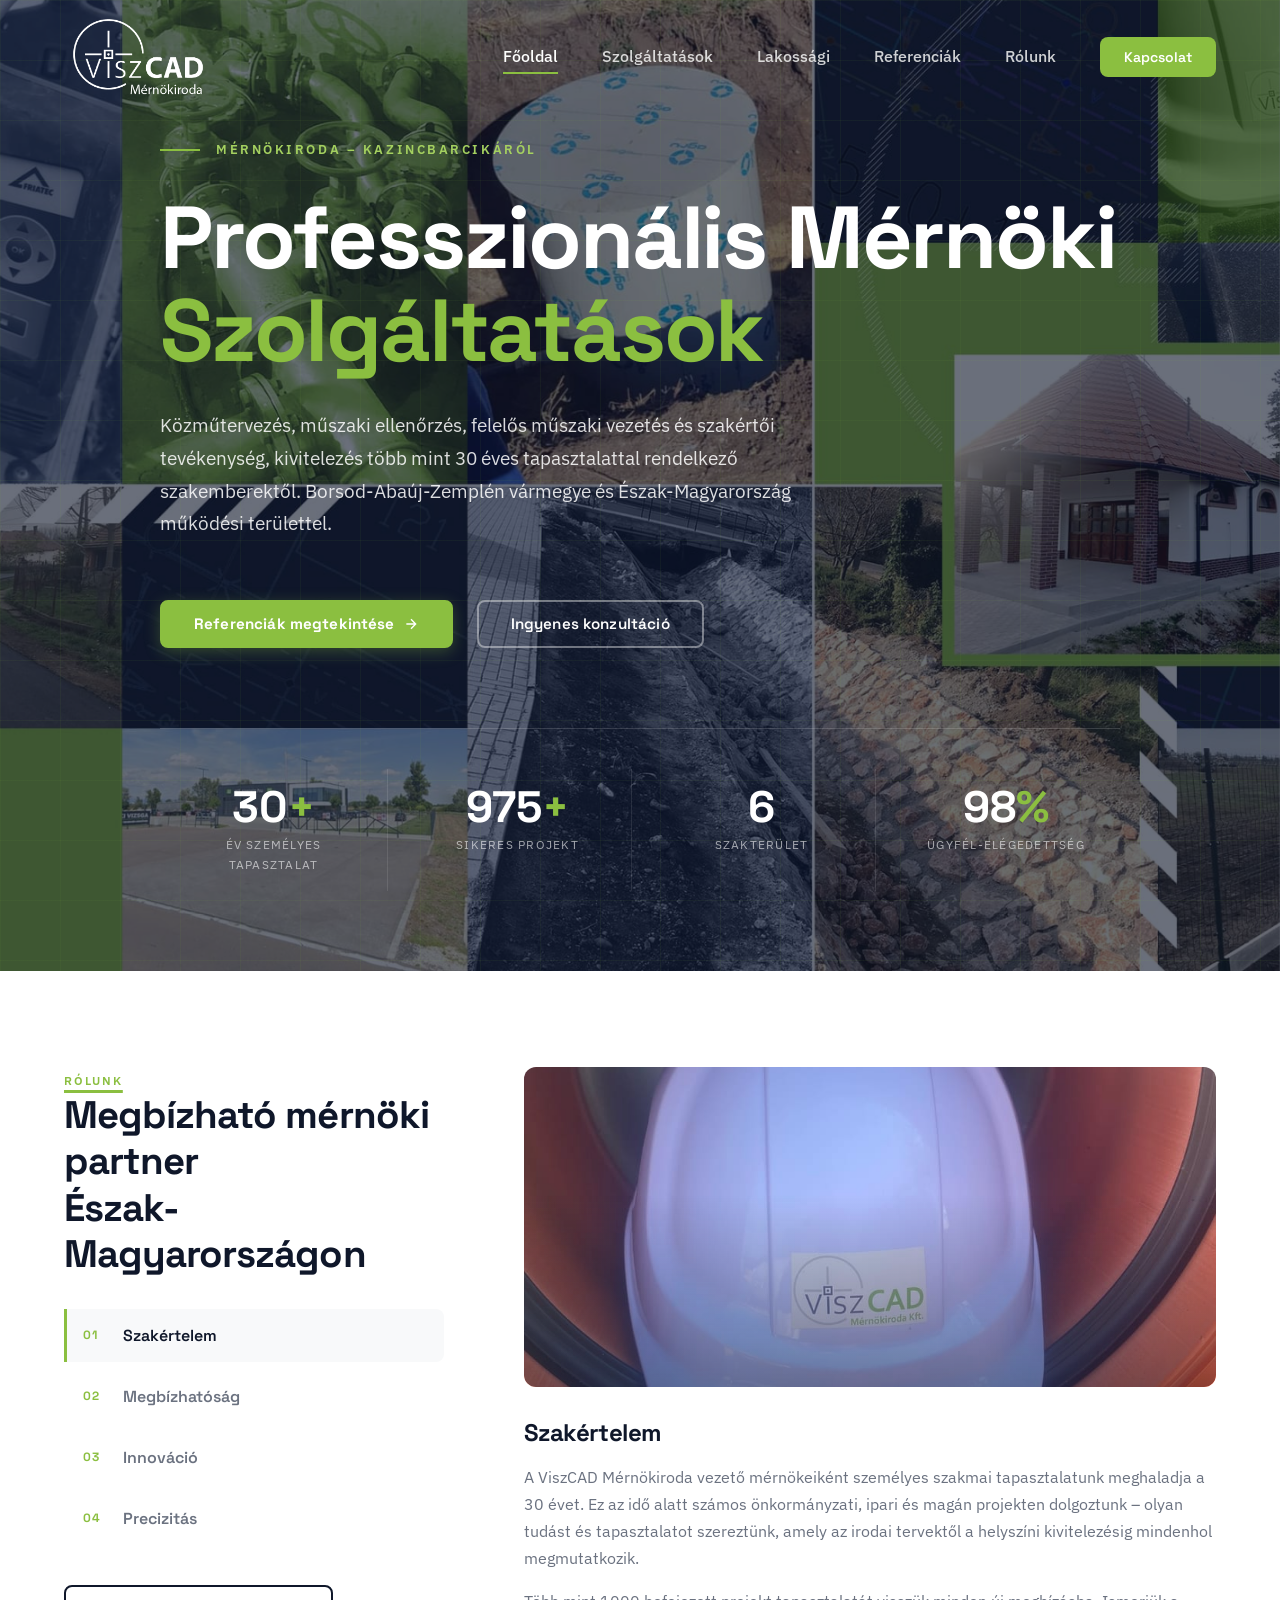
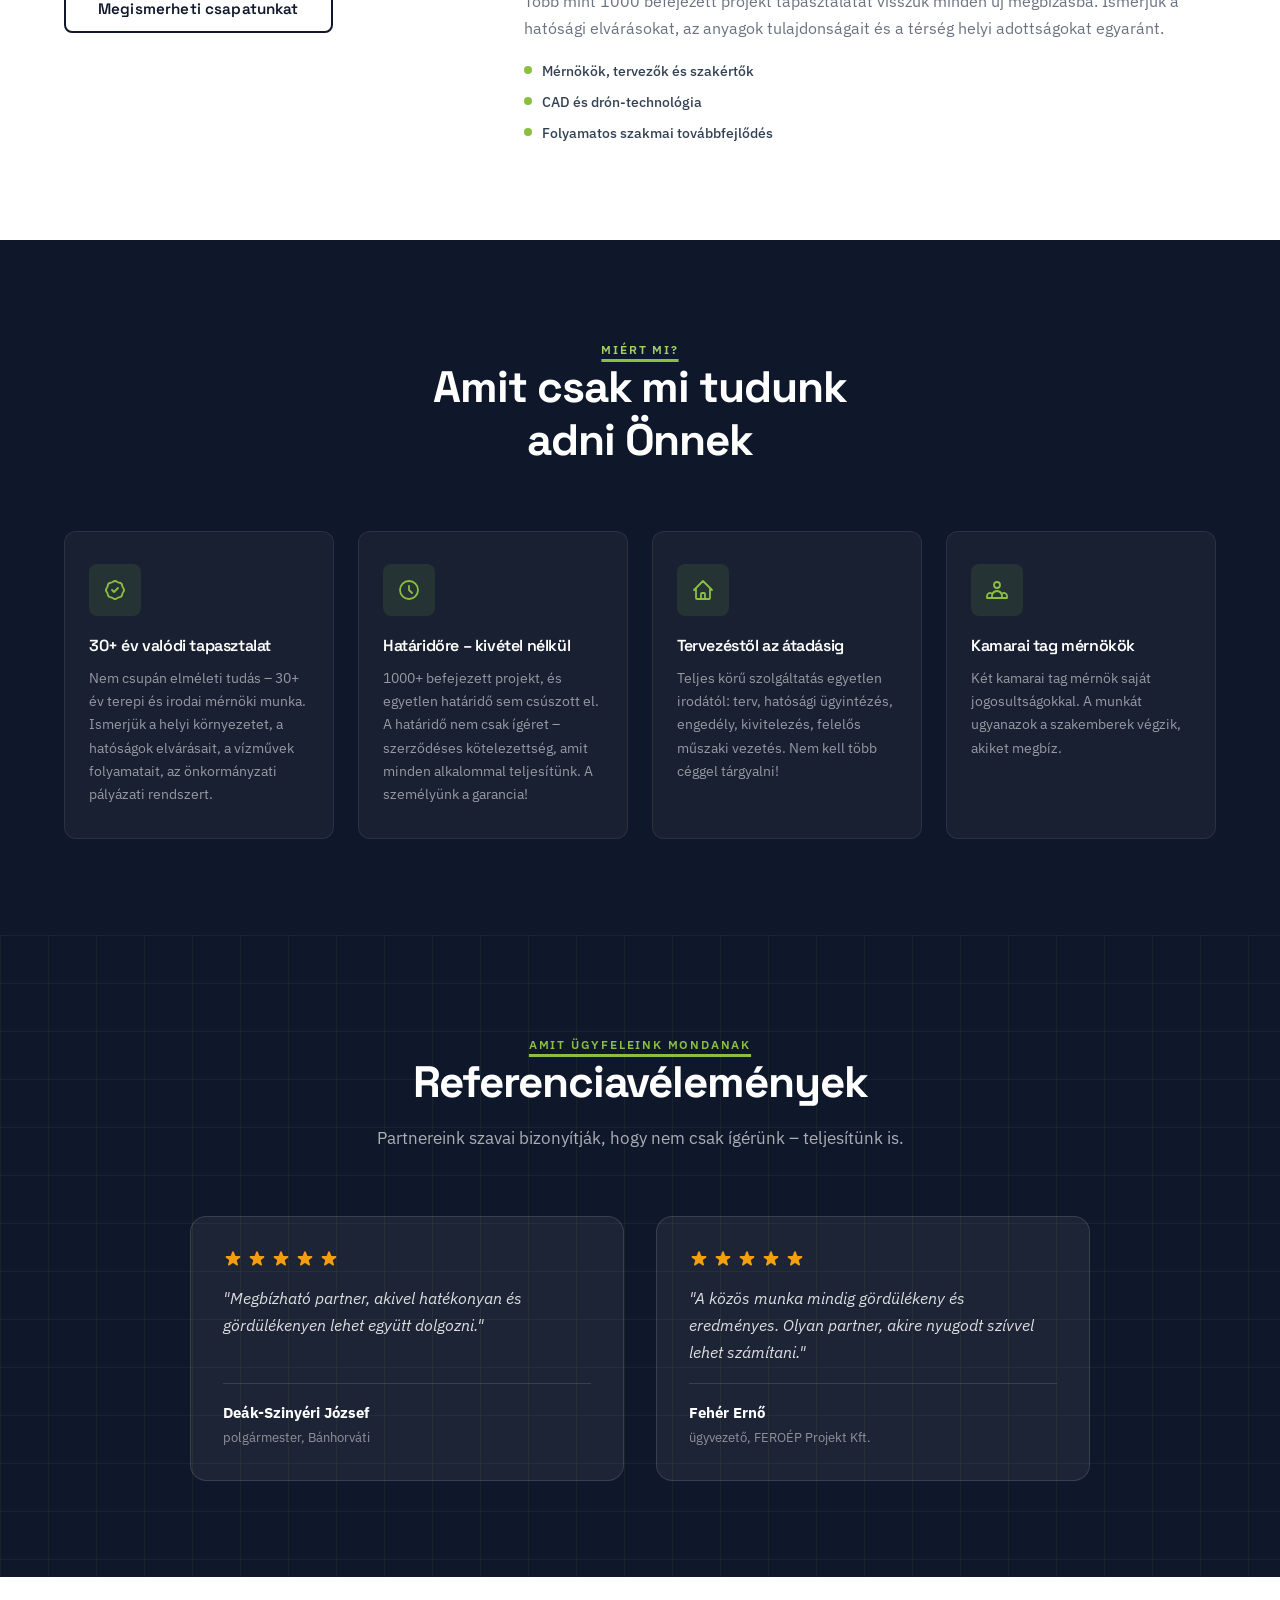
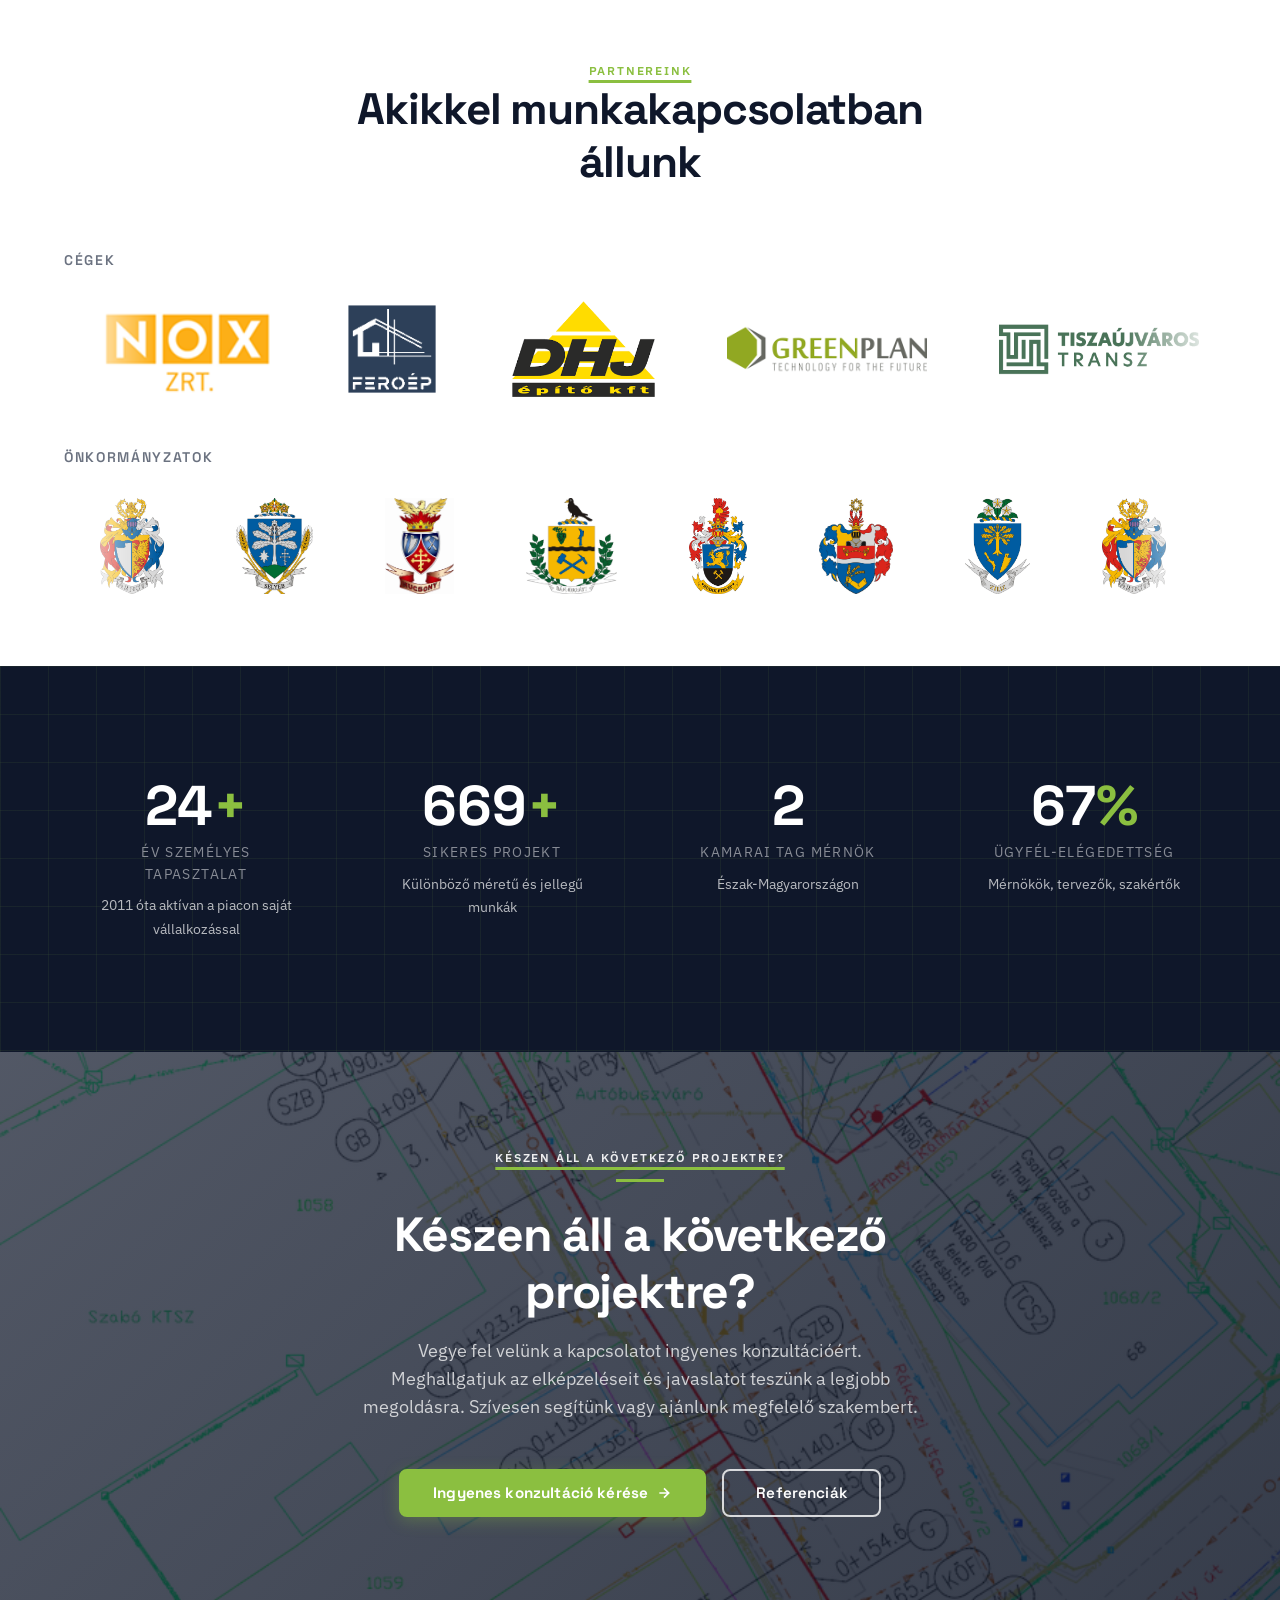
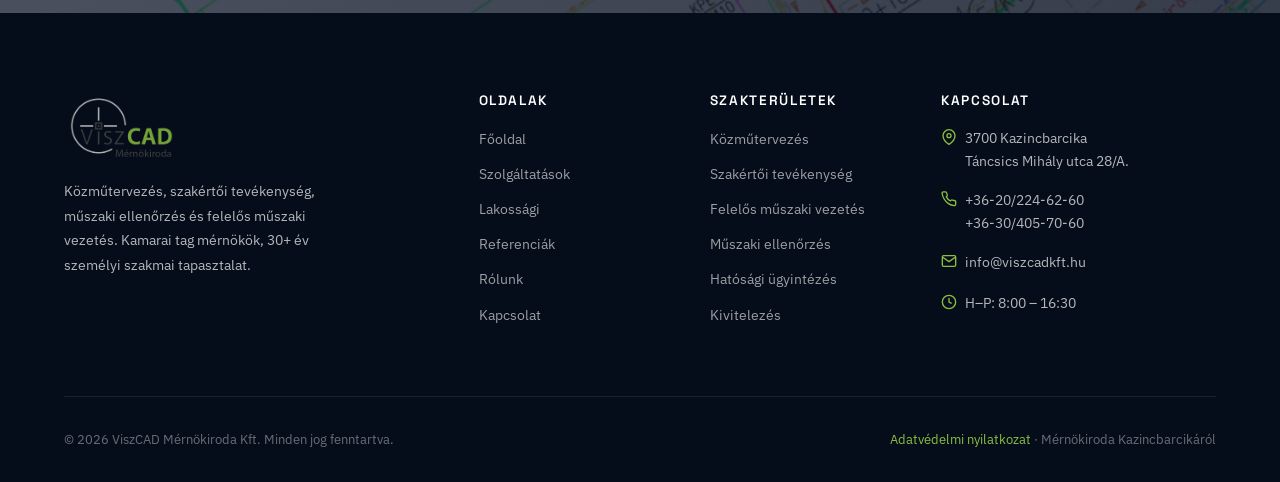
<file: index.html>
<!DOCTYPE html>
<html lang="hu">
<head>
  <meta charset="UTF-8">
  <link rel="preload" as="image" href="images/hero/0A.jpg" fetchpriority="high">
  <meta name="viewport" content="width=device-width, initial-scale=1.0">
  <title>Mérnöki Iroda Kazincbarcika – ViszCAD Mérnökiroda Kft.</title>
  <meta name="description" content="Professzionális mérnöki szolgáltatások Kazincbarcikán. Közműtervezés, műszaki ellenőrzés, kivitelezés. 30+ éves tapasztalat, 1000+ projekt. Kérjen árajánlatot!">
  <meta name="keywords" content="mérnöki iroda Kazincbarcika, mérnöki tervezés, közműtervezés, műszaki ellenőrzés, ViszCAD">
  <link rel="canonical" href="https://viszcadkft.hu/">
  <link rel="alternate" hreflang="hu" href="https://viszcadkft.hu/">
  <link rel="alternate" hreflang="x-default" href="https://viszcadkft.hu/">
  <meta http-equiv="content-language" content="hu">
  <meta property="og:type" content="website">
  <meta property="og:site_name" content="ViszCAD Mérnökiroda">
  <meta property="og:title" content="ViszCAD Mérnökiroda – Mérnöki Szolgáltatások Kazincbarcikán">
  <meta property="og:description" content="Professzionális mérnöki szolgáltatások Kazincbarcikán és Észak-Magyarországon. Közműtervezés, műszaki ellenőrzés, kivitelezés. 30+ éves tapasztalat, 1000+ projekt. Kérjen árajánlatot!">
  <meta property="og:url" content="https://viszcadkft.hu/">
  <meta property="og:image" content="https://viszcadkft.hu/images/logo.png">
  <meta property="og:locale" content="hu_HU">
  <meta name="twitter:card" content="summary">
  <meta name="twitter:title" content="ViszCAD Mérnökiroda – Mérnöki Szolgáltatások Kazincbarcikán">
  <meta name="twitter:description" content="Professzionális mérnöki szolgáltatások Kazincbarcikán és Észak-Magyarországon. Közműtervezés, műszaki ellenőrzés, kivitelezés. 30+ éves tapasztalat, 1000+ projekt. Kérjen árajánlatot!">
  <link rel="preconnect" href="https://fonts.googleapis.com">
  <link rel="preconnect" href="https://fonts.gstatic.com" crossorigin>
  <link href="https://fonts.googleapis.com/css2?family=Space+Grotesk:wght@300;400;500;600;700&family=IBM+Plex+Sans:wght@300;400;500;600&display=swap" rel="stylesheet">
  <link rel="stylesheet" href="css/style.css?v=6">
  <script type="application/ld+json">
  {
    "@context": "https://schema.org",
    "@type": "LocalBusiness",
    "@id": "https://viszcadkft.hu/#business",
    "name": "ViszCAD Mérnökiroda Kft.",
    "alternateName": "ViszCAD Kft.",
    "url": "https://viszcadkft.hu/",
    "logo": "https://viszcadkft.hu/images/logo.png",
    "image": "https://viszcadkft.hu/images/logo.png",
    "description": "Professzionális mérnöki szolgáltatások Kazincbarcikán és Észak-Magyarországon. Közműtervezés, műszaki ellenőrzés, felelős műszaki vezetés, kivitelezés.",
    "foundingDate": "2011",
    "address": {
      "@type": "PostalAddress",
      "streetAddress": "Táncsics Mihály utca 28/A.",
      "addressLocality": "Kazincbarcika",
      "postalCode": "3700",
      "addressCountry": "HU",
      "addressRegion": "Borsod-Abaúj-Zemplén"
    },
    "geo": {
      "@type": "GeoCoordinates",
      "latitude": "48.2533",
      "longitude": "20.6278"
    },
    "telephone": "+36-20-224-62-60",
    "email": "info@viszcadkft.hu",
    "openingHoursSpecification": [
      {
        "@type": "OpeningHoursSpecification",
        "dayOfWeek": ["Monday","Tuesday","Wednesday","Thursday","Friday"],
        "opens": "08:00",
        "closes": "16:30"
      }
    ],
    "areaServed": [
      {"@type": "AdministrativeArea", "name": "Borsod-Abaúj-Zemplén"},
      {"@type": "City", "name": "Kazincbarcika"},
      {"@type": "AdministrativeArea", "name": "Észak-Magyarország"}
    ],
    "hasOfferCatalog": {
      "@type": "OfferCatalog",
      "name": "Mérnöki Szolgáltatások",
      "itemListElement": [
        {"@type": "Offer", "itemOffered": {"@type": "Service", "name": "Közműtervezés"}},
        {"@type": "Offer", "itemOffered": {"@type": "Service", "name": "Szakértői tevékenység"}},
        {"@type": "Offer", "itemOffered": {"@type": "Service", "name": "Felelős műszaki vezetés"}},
        {"@type": "Offer", "itemOffered": {"@type": "Service", "name": "Műszaki ellenőrzés"}},
        {"@type": "Offer", "itemOffered": {"@type": "Service", "name": "Hatósági ügyintézés"}},
        {"@type": "Offer", "itemOffered": {"@type": "Service", "name": "Kivitelezés"}}
      ]
    },
    "vatID": "23429240-2-05",
    "legalName": "ViszCAD Mérnökiroda Kft.",
    "numberOfEmployees": {"@type": "QuantitativeValue", "value": 2},
    "sameAs": []
  }
  </script>
  <script type="application/ld+json">
  {
    "@context": "https://schema.org",
    "@type": "WebSite",
    "name": "ViszCAD Mérnökiroda",
    "url": "https://viszcadkft.hu/",
    "inLanguage": "hu-HU",
    "publisher": {
      "@type": "Organization",
      "name": "ViszCAD Mérnökiroda Kft."
    }
  }
  </script>
</head>
<body>


<!-- NAVIGATION -->
<nav class="nav" id="mainNav">
  <div class="container nav-inner">
    <a href="index.html" class="nav-logo active"><img src="images/logo-white.png" alt="ViszCAD Mérnökiroda"></a>
    <div class="nav-links">
      <a href="index.html">Főoldal</a>
      <a href="szolgaltatasok.html">Szolgáltatások</a>
      <a href="lakossagi.html">Lakossági</a>
      <a href="referenciak.html">Referenciák</a>
      <a href="rolunk.html">Rólunk</a>
      <a href="kapcsolat.html" class="nav-cta">Kapcsolat</a>
    </div>
    <button class="nav-hamburger" id="hamburger" aria-label="Menü">
      <span></span><span></span><span></span>
    </button>
  </div>
</nav>
<div class="nav-mobile" id="mobileMenu">
  <a href="index.html" onclick="closeMobile()">Főoldal</a>
  <a href="szolgaltatasok.html" onclick="closeMobile()">Szolgáltatások</a>
  <a href="lakossagi.html" onclick="closeMobile()">Lakossági</a>
  <a href="referenciak.html" onclick="closeMobile()">Referenciák</a>
  <a href="rolunk.html" onclick="closeMobile()">Rólunk</a>
  <a href="kapcsolat.html" onclick="closeMobile()" class="nav-cta">Kapcsolat</a>
</div>



<!-- HERO -->
<section class="hero">
  <div class="hero-bg" id="heroBg" style="will-change:transform;background-image:url('images/hero/0A.jpg');background-size:cover;background-position:center"></div>
  <div class="hero-overlay"></div>
  <div class="hero-blueprint"></div>
  <div class="container">
    <div class="hero-content">
      <div class="hero-eyebrow">
        <div class="line"></div>
        <span class="text">Mérnökiroda – Kazincbarcikáról</span>
      </div>
      <h1>
        Professzionális Mérnöki
        <span class="accent">Szolgáltatások</span>
      </h1>
      <p class="hero-sub">Közműtervezés, műszaki ellenőrzés, felelős műszaki vezetés és szakértői tevékenység, kivitelezés több mint 30 éves tapasztalattal rendelkező szakemberektől. Borsod-Abaúj-Zemplén vármegye és Észak-Magyarország működési területtel.</p>
      <div class="hero-actions">
        <a href="referenciak.html" class="btn btn-cta-orange">
          Referenciák megtekintése
          <svg width="16" height="16" viewBox="0 0 24 24" fill="none" stroke="currentColor" stroke-width="2"><path d="M5 12h14M12 5l7 7-7 7"/></svg>
        </a>
        <a href="kapcsolat.html" class="btn btn-outline-orange">Ingyenes konzultáció</a>
      </div>
      <div class="hero-stats">
        <div class="hero-stats-inner">
          <div class="stat-item">
            <span class="stat-num">30<span>+</span></span>
          <span class="stat-label">Év személyes tapasztalat</span>
          </div>
          <div class="stat-item">
            <span class="stat-num">1000<span>+</span></span>
            <span class="stat-label">Sikeres projekt</span>
          </div>
          <div class="stat-item">
            <span class="stat-num">6</span>
            <span class="stat-label">Szakterület</span>
          </div>
          <div class="stat-item">
            <span class="stat-num">100<span>%</span></span>
            <span class="stat-label">Ügyfél-elégedettség</span>
          </div>
        </div>
      </div>
    </div>
  </div>

</section>


<!-- INTRO / ABOUT TEASER – TABBED -->
<section class="intro section-pad" id="rolunkSection">
  <div class="container">
    <div class="about-tabs-wrap reveal">
      <div class="about-tabs-left">
        <span class="label">Rólunk</span>
        <span class="line-accent"></span>
        <h2>Megbízható mérnöki partner<br>Észak-Magyarországon</h2>
        <div class="about-tab-list" role="tablist">
          <button class="about-tab active" data-tab="0" role="tab" aria-selected="true">
            <span class="tab-num">01</span>
            <span class="tab-label">Szakértelem</span>
          </button>
          <button class="about-tab" data-tab="1" role="tab" aria-selected="false">
            <span class="tab-num">02</span>
            <span class="tab-label">Megbízhatóság</span>
          </button>
          <button class="about-tab" data-tab="2" role="tab" aria-selected="false">
            <span class="tab-num">03</span>
            <span class="tab-label">Innováció</span>
          </button>
          <button class="about-tab" data-tab="3" role="tab" aria-selected="false">
            <span class="tab-num">04</span>
            <span class="tab-label">Precizitás</span>
          </button>
        </div>
        <a href="rolunk.html" class="btn btn-outline-dark" style="margin-top:2.5rem">Megismerheti csapatunkat</a>
      </div>
      <div class="about-tabs-right">
        <div class="about-tab-img-wrap">
          <div class="about-tab-img active" id="tabImg0" style="overflow:hidden"><img src="images/projects/22.JPEG" alt="Referencia" style="width:100%;height:100%;object-fit:cover" loading="lazy" decoding="async"></div>
          <div class="about-tab-img" id="tabImg1" style="overflow:hidden"><img src="images/projects/12.jpg" alt="Referencia" style="width:100%;height:100%;object-fit:cover" loading="lazy" decoding="async"></div>
          <div class="about-tab-img" id="tabImg2" style="overflow:hidden"><img src="images/projects/terepmodell.jpg" alt="Referencia" style="width:100%;height:100%;object-fit:cover" loading="lazy" decoding="async"></div>
          <div class="about-tab-img" id="tabImg3" style="overflow:hidden"><img src="images/projects/32.JPEG" alt="Referencia" style="width:100%;height:100%;object-fit:cover" loading="lazy" decoding="async"></div>
        </div>
        <div class="about-tab-content-wrap">
          <div class="about-tab-content active" id="tabContent0">
            <h3>Szakértelem</h3>
            <p>A ViszCAD Mérnökiroda vezető mérnökeiként személyes szakmai tapasztalatunk meghaladja a 30 évet. Ez az idő alatt számos önkormányzati, ipari és magán projekten dolgoztunk – olyan tudást és tapasztalatot szereztünk, amely az irodai tervektől a helyszíni kivitelezésig mindenhol megmutatkozik.</p>
            <p>Több mint 1000 befejezett projekt tapasztalatát visszük minden új megbízásba. Ismerjük a hatósági elvárásokat, az anyagok tulajdonságait és a térség helyi adottságokat egyaránt.</p>
            <ul class="tab-bullets">
              <li>Mérnökök, tervezők és szakértők</li>
              <li>CAD és drón-technológia</li>
              <li>Folyamatos szakmai továbbfejlődés</li>
            </ul>
          </div>
          <div class="about-tab-content" id="tabContent1">
            <h3>Megbízhatóság</h3>
            <p>Ügyféleink visszatérnek hozzánk, mert tudják: amit vállalunk, azt teljesítjük. Az elmúlt évtizedekben egyetlen partnerünk sem maradt megoldás nélkül a megbeszélt határidőre.</p>
            <p>A megbízhatóság nemcsak határidő tartást jelent. Azt is jelenti, hogy a munkáink pontosak, az engedélyek megszerzésre kerülnek, és a kivitelező – ha nem mi végezzük a munkát - nem fut problémákba a dokumentációk miatt.</p>
            <ul class="tab-bullets">
              <li>100%-os határidő-teljesítési arány</li>
              <li>Transzparens kommunikáció</li>
              <li>Garanciális utókövetés</li>
              <li>Évtizedek óta nem változó telefonszámok!</li>
            </ul>
          </div>
          <div class="about-tab-content" id="tabContent2">
            <h3>Innováció</h3>
            <p>A mérnöki szakma folyamatosan fejlődik – mi nem maradunk le. Drón-alapú topográfiai felmérést alkalmazunk és fejlesztjük számítógépes állományunkat, így ma már 3D pontfelhő-technológiával dolgozunk.</p>
            <ul class="tab-bullets">
              <li>Drónos légifelvétel és 3D modellezés</li>
            </ul>
          </div>
          <div class="about-tab-content" id="tabContent3">
            <h3>Precizitás</h3>
            <p>Kis eltérés a geodéziai felmérésnél vagy nyomásszámítás hiba a vízhálózat tervén súlyos következményeket okozhat a kivitelezésnél. Nálunk ilyen nem fordulhat elő.</p>
            <p>Minden tervet szakértői szemmel ellenőrzünk mielőtt a hatósághoz vagy az ügyfélhez kerül. A tervezések során a kivitelezői gyakorlat megvalósítható megoldások megadását vetíti előre.</p>
            <ul class="tab-bullets">
              <li>Hibamentes engedélyezési és kiviteli dokumentáció</li>
            </ul>
          </div>
        </div>
      </div>

    </div>
  </div>
</section>





<!-- WHY US -->
<section class="why-us-section section-pad" style="background:var(--navy)">
  <div class="container">
    <div class="section-header centered reveal">
      <span class="label" style="color:var(--primary-light)">Miért mi?</span>
      <span class="line-accent" style="margin-left:auto;margin-right:auto"></span>
      <h2 style="color:var(--white)">Amit csak mi tudunk<br>adni Önnek</h2>
    </div>
    <div class="why-grid reveal">
      <div class="why-card">
        <div class="why-card-icon">
          <svg viewBox="0 0 24 24" fill="none" stroke="#8BBF40" stroke-width="1.8"><path stroke-linecap="round" stroke-linejoin="round" d="M9 12l2 2 4-4M7.835 4.697a3.42 3.42 0 001.946-.806 3.42 3.42 0 014.438 0 3.42 3.42 0 001.946.806 3.42 3.42 0 013.138 3.138 3.42 3.42 0 00.806 1.946 3.42 3.42 0 010 4.438 3.42 3.42 0 00-.806 1.946 3.42 3.42 0 01-3.138 3.138 3.42 3.42 0 00-1.946.806 3.42 3.42 0 01-4.438 0 3.42 3.42 0 00-1.946-.806 3.42 3.42 0 01-3.138-3.138 3.42 3.42 0 00-.806-1.946 3.42 3.42 0 010-4.438 3.42 3.42 0 00.806-1.946 3.42 3.42 0 013.138-3.138z"/></svg>
        </div>
        <h3>30+ év valódi tapasztalat</h3>
        <p>Nem csupán elméleti tudás – 30+ év terepi és irodai mérnöki munka. Ismerjük a helyi környezetet, a hatóságok elvárásait, a vízművek folyamatait, az önkormányzati pályázati rendszert.</p>
      </div>
      <div class="why-card">
        <div class="why-card-icon">
          <svg viewBox="0 0 24 24" fill="none" stroke="#8BBF40" stroke-width="1.8"><path stroke-linecap="round" stroke-linejoin="round" d="M12 8v4l3 3m6-3a9 9 0 11-18 0 9 9 0 0118 0z"/></svg>
        </div>
        <h3>Határidőre – kivétel nélkül</h3>
        <p>1000+ befejezett projekt, és egyetlen határidő sem csúszott el. A határidő nem csak ígéret – szerződéses kötelezettség, amit minden alkalommal teljesítünk. A személyünk a garancia!</p>
      </div>
      <div class="why-card">
        <div class="why-card-icon">
          <svg viewBox="0 0 24 24" fill="none" stroke="#8BBF40" stroke-width="1.8"><path stroke-linecap="round" stroke-linejoin="round" d="M3 12l2-2m0 0l7-7 7 7M5 10v10a1 1 0 001 1h3m10-11l2 2m-2-2v10a1 1 0 01-1 1h-3m-6 0a1 1 0 001-1v-4a1 1 0 011-1h2a1 1 0 011 1v4a1 1 0 001 1m-6 0h6"/></svg>
        </div>
        <h3>Tervezéstől az átadásig</h3>
        <p>Teljes körű szolgáltatás egyetlen irodától: terv, hatósági ügyintézés, engedély, kivitelezés, felelős műszaki vezetés. Nem kell több céggel tárgyalni!</p>
      </div>
      <div class="why-card">
        <div class="why-card-icon">
          <svg viewBox="0 0 24 24" fill="none" stroke="#8BBF40" stroke-width="1.8"><path stroke-linecap="round" stroke-linejoin="round" d="M17 20h5v-2a3 3 0 00-5.356-1.857M17 20H7m10 0v-2c0-.656-.126-1.283-.356-1.857M7 20H2v-2a3 3 0 015.356-1.857M7 20v-2c0-.656.126-1.283.356-1.857m0 0a5.002 5.002 0 019.288 0M15 7a3 3 0 11-6 0 3 3 0 016 0z"/></svg>
        </div>
        <h3>Kamarai tag mérnökök</h3>
        <p>Két kamarai tag mérnök saját jogosultságokkal. A munkát ugyanazok a szakemberek végzik, akiket megbíz.</p>
      </div>
    </div>
  </div>
</section>


<!-- TESTIMONIALS (moved up) -->

<section class="testimonials section-pad blueprint-bg">
  <div class="container">
    <div class="section-header centered reveal">
      <span class="label" style="color:var(--primary)">Amit ügyfeleink mondanak</span>
      <span class="line-accent" style="margin-left:auto;margin-right:auto"></span>
      <h2 style="color:var(--white)">Referenciavélemények</h2>
      <p style="color:rgba(255,255,255,0.65);max-width:640px;margin:0 auto">Partnereink szavai bizonyítják, hogy nem csak ígérünk – teljesítünk is.</p>
    </div>

    <div style="display:grid;grid-template-columns:repeat(auto-fit,minmax(300px,1fr));gap:2rem;max-width:900px;margin:2.5rem auto 0" class="reveal">

      <div style="background:rgba(255,255,255,0.06);border:1px solid rgba(255,255,255,0.12);border-radius:var(--r-lg);padding:2rem;display:flex;flex-direction:column;gap:1rem">
        <div style="display:flex;gap:0.25rem;color:#F59E0B">
          <svg width="20" height="20" viewBox="0 0 20 20" fill="currentColor"><path d="M9.049 2.927c.3-.921 1.603-.921 1.902 0l1.07 3.292a1 1 0 00.95.69h3.462c.969 0 1.371 1.24.588 1.81l-2.8 2.034a1 1 0 00-.364 1.118l1.07 3.292c.3.921-.755 1.688-1.54 1.118l-2.8-2.034a1 1 0 00-1.175 0l-2.8 2.034c-.784.57-1.838-.197-1.539-1.118l1.07-3.292a1 1 0 00-.364-1.118L2.98 8.72c-.783-.57-.38-1.81.588-1.81h3.461a1 1 0 00.951-.69l1.07-3.292z"/></svg><svg width="20" height="20" viewBox="0 0 20 20" fill="currentColor"><path d="M9.049 2.927c.3-.921 1.603-.921 1.902 0l1.07 3.292a1 1 0 00.95.69h3.462c.969 0 1.371 1.24.588 1.81l-2.8 2.034a1 1 0 00-.364 1.118l1.07 3.292c.3.921-.755 1.688-1.54 1.118l-2.8-2.034a1 1 0 00-1.175 0l-2.8 2.034c-.784.57-1.838-.197-1.539-1.118l1.07-3.292a1 1 0 00-.364-1.118L2.98 8.72c-.783-.57-.38-1.81.588-1.81h3.461a1 1 0 00.951-.69l1.07-3.292z"/></svg><svg width="20" height="20" viewBox="0 0 20 20" fill="currentColor"><path d="M9.049 2.927c.3-.921 1.603-.921 1.902 0l1.07 3.292a1 1 0 00.95.69h3.462c.969 0 1.371 1.24.588 1.81l-2.8 2.034a1 1 0 00-.364 1.118l1.07 3.292c.3.921-.755 1.688-1.54 1.118l-2.8-2.034a1 1 0 00-1.175 0l-2.8 2.034c-.784.57-1.838-.197-1.539-1.118l1.07-3.292a1 1 0 00-.364-1.118L2.98 8.72c-.783-.57-.38-1.81.588-1.81h3.461a1 1 0 00.951-.69l1.07-3.292z"/></svg><svg width="20" height="20" viewBox="0 0 20 20" fill="currentColor"><path d="M9.049 2.927c.3-.921 1.603-.921 1.902 0l1.07 3.292a1 1 0 00.95.69h3.462c.969 0 1.371 1.24.588 1.81l-2.8 2.034a1 1 0 00-.364 1.118l1.07 3.292c.3.921-.755 1.688-1.54 1.118l-2.8-2.034a1 1 0 00-1.175 0l-2.8 2.034c-.784.57-1.838-.197-1.539-1.118l1.07-3.292a1 1 0 00-.364-1.118L2.98 8.72c-.783-.57-.38-1.81.588-1.81h3.461a1 1 0 00.951-.69l1.07-3.292z"/></svg><svg width="20" height="20" viewBox="0 0 20 20" fill="currentColor"><path d="M9.049 2.927c.3-.921 1.603-.921 1.902 0l1.07 3.292a1 1 0 00.95.69h3.462c.969 0 1.371 1.24.588 1.81l-2.8 2.034a1 1 0 00-.364 1.118l1.07 3.292c.3.921-.755 1.688-1.54 1.118l-2.8-2.034a1 1 0 00-1.175 0l-2.8 2.034c-.784.57-1.838-.197-1.539-1.118l1.07-3.292a1 1 0 00-.364-1.118L2.98 8.72c-.783-.57-.38-1.81.588-1.81h3.461a1 1 0 00.951-.69l1.07-3.292z"/></svg>
        </div>
        <p style="font-size:1rem;color:rgba(255,255,255,0.85);line-height:1.7;font-style:italic">"Megbízható partner, akivel hatékonyan és gördülékenyen lehet együtt dolgozni."</p>
        <div style="border-top:1px solid rgba(255,255,255,0.12);padding-top:1rem;margin-top:auto">
          <p style="font-weight:700;color:var(--white);font-size:0.95rem;margin:0">Deák-Szinyéri József</p>
          <p style="font-size:0.82rem;color:rgba(255,255,255,0.5);margin:0.2rem 0 0">polgármester, Bánhorváti</p>
        </div>
      </div>

      <div style="background:rgba(255,255,255,0.06);border:1px solid rgba(255,255,255,0.12);border-radius:var(--r-lg);padding:2rem;display:flex;flex-direction:column;gap:1rem">
        <div style="display:flex;gap:0.25rem;color:#F59E0B">
          <svg width="20" height="20" viewBox="0 0 20 20" fill="currentColor"><path d="M9.049 2.927c.3-.921 1.603-.921 1.902 0l1.07 3.292a1 1 0 00.95.69h3.462c.969 0 1.371 1.24.588 1.81l-2.8 2.034a1 1 0 00-.364 1.118l1.07 3.292c.3.921-.755 1.688-1.54 1.118l-2.8-2.034a1 1 0 00-1.175 0l-2.8 2.034c-.784.57-1.838-.197-1.539-1.118l1.07-3.292a1 1 0 00-.364-1.118L2.98 8.72c-.783-.57-.38-1.81.588-1.81h3.461a1 1 0 00.951-.69l1.07-3.292z"/></svg><svg width="20" height="20" viewBox="0 0 20 20" fill="currentColor"><path d="M9.049 2.927c.3-.921 1.603-.921 1.902 0l1.07 3.292a1 1 0 00.95.69h3.462c.969 0 1.371 1.24.588 1.81l-2.8 2.034a1 1 0 00-.364 1.118l1.07 3.292c.3.921-.755 1.688-1.54 1.118l-2.8-2.034a1 1 0 00-1.175 0l-2.8 2.034c-.784.57-1.838-.197-1.539-1.118l1.07-3.292a1 1 0 00-.364-1.118L2.98 8.72c-.783-.57-.38-1.81.588-1.81h3.461a1 1 0 00.951-.69l1.07-3.292z"/></svg><svg width="20" height="20" viewBox="0 0 20 20" fill="currentColor"><path d="M9.049 2.927c.3-.921 1.603-.921 1.902 0l1.07 3.292a1 1 0 00.95.69h3.462c.969 0 1.371 1.24.588 1.81l-2.8 2.034a1 1 0 00-.364 1.118l1.07 3.292c.3.921-.755 1.688-1.54 1.118l-2.8-2.034a1 1 0 00-1.175 0l-2.8 2.034c-.784.57-1.838-.197-1.539-1.118l1.07-3.292a1 1 0 00-.364-1.118L2.98 8.72c-.783-.57-.38-1.81.588-1.81h3.461a1 1 0 00.951-.69l1.07-3.292z"/></svg><svg width="20" height="20" viewBox="0 0 20 20" fill="currentColor"><path d="M9.049 2.927c.3-.921 1.603-.921 1.902 0l1.07 3.292a1 1 0 00.95.69h3.462c.969 0 1.371 1.24.588 1.81l-2.8 2.034a1 1 0 00-.364 1.118l1.07 3.292c.3.921-.755 1.688-1.54 1.118l-2.8-2.034a1 1 0 00-1.175 0l-2.8 2.034c-.784.57-1.838-.197-1.539-1.118l1.07-3.292a1 1 0 00-.364-1.118L2.98 8.72c-.783-.57-.38-1.81.588-1.81h3.461a1 1 0 00.951-.69l1.07-3.292z"/></svg><svg width="20" height="20" viewBox="0 0 20 20" fill="currentColor"><path d="M9.049 2.927c.3-.921 1.603-.921 1.902 0l1.07 3.292a1 1 0 00.95.69h3.462c.969 0 1.371 1.24.588 1.81l-2.8 2.034a1 1 0 00-.364 1.118l1.07 3.292c.3.921-.755 1.688-1.54 1.118l-2.8-2.034a1 1 0 00-1.175 0l-2.8 2.034c-.784.57-1.838-.197-1.539-1.118l1.07-3.292a1 1 0 00-.364-1.118L2.98 8.72c-.783-.57-.38-1.81.588-1.81h3.461a1 1 0 00.951-.69l1.07-3.292z"/></svg>
        </div>
        <p style="font-size:1rem;color:rgba(255,255,255,0.85);line-height:1.7;font-style:italic">"A közös munka mindig gördülékeny és eredményes. Olyan partner, akire nyugodt szívvel lehet számítani."</p>
        <div style="border-top:1px solid rgba(255,255,255,0.12);padding-top:1rem;margin-top:auto">
          <p style="font-weight:700;color:var(--white);font-size:0.95rem;margin:0">Fehér Ernő</p>
          <p style="font-size:0.82rem;color:rgba(255,255,255,0.5);margin:0.2rem 0 0">ügyvezető, FEROÉP Projekt Kft.</p>
        </div>
      </div>

    </div>
  </div>
</section>

<!-- PARTNEREINK -->
<section class="partners-band">
  <div class="container">

    <!-- Main heading -->
    <div class="section-header centered reveal">
      <span class="label" style="color:var(--primary)">Partnereink</span>
      <span class="line-accent" style="margin-left:auto;margin-right:auto"></span>
      <h2>Akikkel munkakapcsolatban állunk</h2>
    </div>

    <!-- Cégek -->
    <div class="partners-group reveal" style="margin-top:3rem">
      <h3 class="partners-group-label">Cégek</h3>
      <div class="marquee-outer">
        <div class="marquee-track">
          <div class="marquee-inner marquee-right">
          <a href="#" class="marquee-logo"><img src="images/partners/nox.png" alt="NOX ZRT" loading="lazy" decoding="async"></a>
          <a href="#" class="marquee-logo"><img src="images/partners/fero%C3%A9p.png" alt="Feroép" loading="lazy" decoding="async"></a>
          <a href="#" class="marquee-logo"><img src="images/partners/dhj.png" alt="DHJ Építő Kft" loading="lazy" decoding="async"></a>
          <a href="#" class="marquee-logo"><img src="images/partners/GP.png" alt="GreenPlan" loading="lazy" decoding="async"></a>
          <a href="#" class="marquee-logo"><img src="images/partners/TT-logo-email-green.png" alt="Tiszaújváros Transz"></a>
          <a href="#" class="marquee-logo"><img src="images/partners/%C3%A9rv%20log%C3%B3.png" alt="ÉRV" loading="lazy" decoding="async"></a>
            <!-- duplicate -->
          <a href="#" class="marquee-logo"><img src="images/partners/nox.png" alt="NOX ZRT" loading="lazy" decoding="async"></a>
          <a href="#" class="marquee-logo"><img src="images/partners/fero%C3%A9p.png" alt="Feroép" loading="lazy" decoding="async"></a>
          <a href="#" class="marquee-logo"><img src="images/partners/dhj.png" alt="DHJ Építő Kft" loading="lazy" decoding="async"></a>
          <a href="#" class="marquee-logo"><img src="images/partners/GP.png" alt="GreenPlan" loading="lazy" decoding="async"></a>
          <a href="#" class="marquee-logo"><img src="images/partners/TT-logo-email-green.png" alt="Tiszaújváros Transz"></a>
          <a href="#" class="marquee-logo"><img src="images/partners/%C3%A9rv%20log%C3%B3.png" alt="ÉRV" loading="lazy" decoding="async"></a>
          </div>
        </div>
      </div>
    </div>

    <!-- Önkormányzatok -->
    <div class="partners-group reveal" style="margin-top:2.5rem">
      <h3 class="partners-group-label">Önkormányzatok</h3>
      <div class="marquee-outer">
        <div class="marquee-track">
          <div class="marquee-inner marquee-left">
          <a href="#" class="marquee-logo"><img src="images/partners/Arnot.jpg" alt="Arnót" loading="lazy" decoding="async"></a>
          <a href="#" class="marquee-logo"><img src="images/partners/Selyeb.jpg" alt="Selyeb" loading="lazy" decoding="async"></a>
          <a href="#" class="marquee-logo"><img src="images/partners/mucsony.jpg" alt="Mucsony" loading="lazy" decoding="async"></a>
          <a href="#" class="marquee-logo"><img src="images/partners/Banhorvati.jpg" alt="Bánhorváti" loading="lazy" decoding="async"></a>
          <a href="#" class="marquee-logo"><img src="images/partners/Rudolftelep.jpg" alt="Rudolftelep" loading="lazy" decoding="async"></a>
          <a href="#" class="marquee-logo"><img src="images/partners/Szirmabesenyo.jpg" alt="Szirmabesenyő" loading="lazy" decoding="async"></a>
          <a href="#" class="marquee-logo"><img src="images/partners/Ziliz.jpg" alt="Ziliz" loading="lazy" decoding="async"></a>
            <!-- duplicate -->
          <a href="#" class="marquee-logo"><img src="images/partners/Arnot.jpg" alt="Arnót" loading="lazy" decoding="async"></a>
          <a href="#" class="marquee-logo"><img src="images/partners/Selyeb.jpg" alt="Selyeb" loading="lazy" decoding="async"></a>
          <a href="#" class="marquee-logo"><img src="images/partners/mucsony.jpg" alt="Mucsony" loading="lazy" decoding="async"></a>
          <a href="#" class="marquee-logo"><img src="images/partners/Banhorvati.jpg" alt="Bánhorváti" loading="lazy" decoding="async"></a>
          <a href="#" class="marquee-logo"><img src="images/partners/Rudolftelep.jpg" alt="Rudolftelep" loading="lazy" decoding="async"></a>
          <a href="#" class="marquee-logo"><img src="images/partners/Szirmabesenyo.jpg" alt="Szirmabesenyő" loading="lazy" decoding="async"></a>
          <a href="#" class="marquee-logo"><img src="images/partners/Ziliz.jpg" alt="Ziliz" loading="lazy" decoding="async"></a>
          </div>
        </div>
      </div>
    </div>

  </div>
</section>
<style>
.partners-band { background: var(--white); padding: 80px 0 60px; }
.partners-group-label {
  font-family: 'Space Grotesk', sans-serif;
  font-size: 0.875rem;
  font-weight: 600;
  text-transform: uppercase;
  letter-spacing: 0.12em;
  color: var(--text-light);
  margin-bottom: 1.25rem;
}
.marquee-outer {
  overflow: hidden;
  -webkit-mask-image: linear-gradient(to right, transparent 0%, black 8%, black 92%, transparent 100%);
  mask-image: linear-gradient(to right, transparent 0%, black 8%, black 92%, transparent 100%);
}
.marquee-track { display: flex; }
.marquee-inner {
  display: flex;
  align-items: center;
  gap: 72px;
  padding: 12px 36px;
  white-space: nowrap;
  flex-shrink: 0;
}
.marquee-right { animation: scroll-right 28s linear infinite; }
.marquee-left  { animation: scroll-left  24s linear infinite; }
@keyframes scroll-right {
  0%   { transform: translateX(0); }
  100% { transform: translateX(-50%); }
}
@keyframes scroll-left {
  0%   { transform: translateX(-50%); }
  100% { transform: translateX(0); }
}
.marquee-outer:hover .marquee-inner { animation-play-state: paused; }
.marquee-logo { display: inline-flex; align-items: center; flex-shrink: 0; transition: transform 0.3s ease; }
.marquee-logo:hover { transform: scale(1.08); }
.marquee-logo img { height: 96px; max-width: 200px; object-fit: contain; filter: none; }
</style>

<!-- STATS BAND --><!-- STATS BAND -->
<section class="stats-band">
  <div class="container">
    <div class="stats-band-grid">
      <div class="band-stat reveal">
        <span class="band-stat-num">30<em>+</em></span>
        <span class="band-stat-label">Év személyes tapasztalat</span>
        <div class="band-stat-desc">2011 óta aktívan a piacon saját vállalkozással</div>
      </div>
      <div class="band-stat reveal reveal-delay-1">
        <span class="band-stat-num">1000<em>+</em></span>
        <span class="band-stat-label">Sikeres projekt</span>
        <div class="band-stat-desc">Különböző méretű és jellegű munkák</div>
      </div>
      <div class="band-stat reveal reveal-delay-2">
        <span class="band-stat-num">2</span>
        <span class="band-stat-label">Kamarai tag mérnök</span>
        <div class="band-stat-desc">Észak-Magyarországon</div>
      </div>
      <div class="band-stat reveal reveal-delay-3">
        <span class="band-stat-num">100<em>%</em></span>
        <span class="band-stat-label">Ügyfél-elégedettség</span>
        <div class="band-stat-desc">Mérnökök, tervezők, szakértők</div>
      </div>
    </div>
  </div>
</section>


<!-- CTA BAND -->
<section class="cta-band">
  <div class="cta-band-bg"></div>
  <div class="cta-band-overlay"></div>
  <div class="container">
    <div class="cta-band-content reveal">
      <span class="label" style="display:block;margin-bottom:0.75rem;color:rgba(255,255,255,0.9)">Készen áll a következő projektre?</span>
      <span class="line-accent" style="display:block;margin:0 auto 1.5rem;background:var(--primary)"></span>
      <h2 style="color:#fff">Készen áll a következő<br>projektre?</h2>
      <p>Vegye fel velünk a kapcsolatot ingyenes konzultációért. Meghallgatjuk az elképzeléseit és javaslatot teszünk a legjobb megoldásra. Szívesen segítünk vagy ajánlunk megfelelő szakembert.</p>
      <div class="cta-band-actions">
        <a href="kapcsolat.html" class="btn btn-cta-orange">
          Ingyenes konzultáció kérése
          <svg width="16" height="16" viewBox="0 0 24 24" fill="none" stroke="currentColor" stroke-width="2.5"><path d="M5 12h14M12 5l7 7-7 7"/></svg>
        </a>
        <a href="referenciak.html" class="btn btn-outline">Referenciák</a>
      </div>
    </div>
  </div>
</section>

<!-- FOOTER -->
<footer class="footer">
  <div class="container">
    <div class="footer-grid">
      <div class="footer-brand">
        <div class="footer-logo">
          <img src="images/logo.png" alt="ViszCAD Mérnökiroda Kft. logó">
        </div>
        <p>Közműtervezés, szakértői tevékenység, műszaki ellenőrzés és felelős műszaki vezetés. Kamarai tag mérnökök, 30+ év személyi szakmai tapasztalat.</p>
      </div>
      <div class="footer-col">
        <h4>Oldalak</h4>
        <ul>
          <li><a href="index.html">Főoldal</a></li>
          <li><a href="szolgaltatasok.html">Szolgáltatások</a></li>
          <li><a href="lakossagi.html">Lakossági</a></li>
          <li><a href="referenciak.html">Referenciák</a></li>
          <li><a href="rolunk.html">Rólunk</a></li>
          <li><a href="kapcsolat.html">Kapcsolat</a></li>
        </ul>
      </div>
      <div class="footer-col">
        <h4>Szakterületek</h4>
        <ul>
          <li><a href="services/kozmutervezes.html">Közműtervezés</a></li>
          <li><a href="services/szakertoi-tevekenyseg.html">Szakértői tevékenység</a></li>
          <li><a href="services/felelos-muszaki-vezetes.html">Felelős műszaki vezetés</a></li>
          <li><a href="services/muszaki-ellenorzes.html">Műszaki ellenőrzés</a></li>
          <li><a href="services/hatosagi-ugyintezes.html">Hatósági ügyintézés</a></li>
          <li><a href="services/kivitelezes.html">Kivitelezés</a></li>
        </ul>
      </div>
      <div class="footer-col">
        <h4>Kapcsolat</h4>
        <div class="footer-contact-item">
          <span class="footer-contact-icon"><svg width="16" height="16" viewBox="0 0 24 24" fill="none" stroke="currentColor" stroke-width="2"><path d="M21 10c0 7-9 13-9 13s-9-6-9-13a9 9 0 0 1 18 0z"/><circle cx="12" cy="10" r="3"/></svg></span>
          <span>3700 Kazincbarcika<br>Táncsics Mihály utca 28/A.</span>
        </div>
        <div class="footer-contact-item">
          <span class="footer-contact-icon"><svg width="16" height="16" viewBox="0 0 24 24" fill="none" stroke="currentColor" stroke-width="2"><path d="M22 16.92v3a2 2 0 0 1-2.18 2 19.79 19.79 0 0 1-8.63-3.07A19.5 19.5 0 0 1 4.68 12 19.79 19.79 0 0 1 1.61 3.42 2 2 0 0 1 3.6 1.24h3a2 2 0 0 1 2 1.72c.127.96.361 1.903.7 2.81a2 2 0 0 1-.45 2.11L7.91 8.91a16 16 0 0 0 6.08 6.08l.96-.96a2 2 0 0 1 2.11-.45c.907.339 1.85.573 2.81.7A2 2 0 0 1 22 16.92z"/></svg></span>
          <span><a href="tel:+36202246260">+36-20/224-62-60</a><br><a href="tel:+36304057060">+36-30/405-70-60</a></span>
        </div>
        <div class="footer-contact-item">
          <span class="footer-contact-icon"><svg width="16" height="16" viewBox="0 0 24 24" fill="none" stroke="currentColor" stroke-width="2"><path d="M4 4h16c1.1 0 2 .9 2 2v12c0 1.1-.9 2-2 2H4c-1.1 0-2-.9-2-2V6c0-1.1.9-2 2-2z"/><polyline points="22,6 12,13 2,6"/></svg></span>
          <a href="mailto:info@viszcadkft.hu">info@viszcadkft.hu</a>
        </div>
        <div class="footer-contact-item">
          <span class="footer-contact-icon"><svg width="16" height="16" viewBox="0 0 24 24" fill="none" stroke="currentColor" stroke-width="2"><circle cx="12" cy="12" r="10"/><polyline points="12 6 12 12 16 14"/></svg></span>
          <span>H–P: 8:00 – 16:30</span>
        </div>
      </div>
    </div>
    <div class="footer-bottom">
      <span>© 2026 ViszCAD Mérnökiroda Kft. Minden jog fenntartva.</span>
      <span><a href="adatvedelmi.html">Adatvédelmi nyilatkozat</a> · Mérnökiroda Kazincbarcikáról</span>
    </div>
  </div>
</footer>

<script src="js/counter.js" defer></script>
<script src="js/tabs.js" defer></script>
<script src="js/main.js" defer></script>
</body>
</html>
</file>
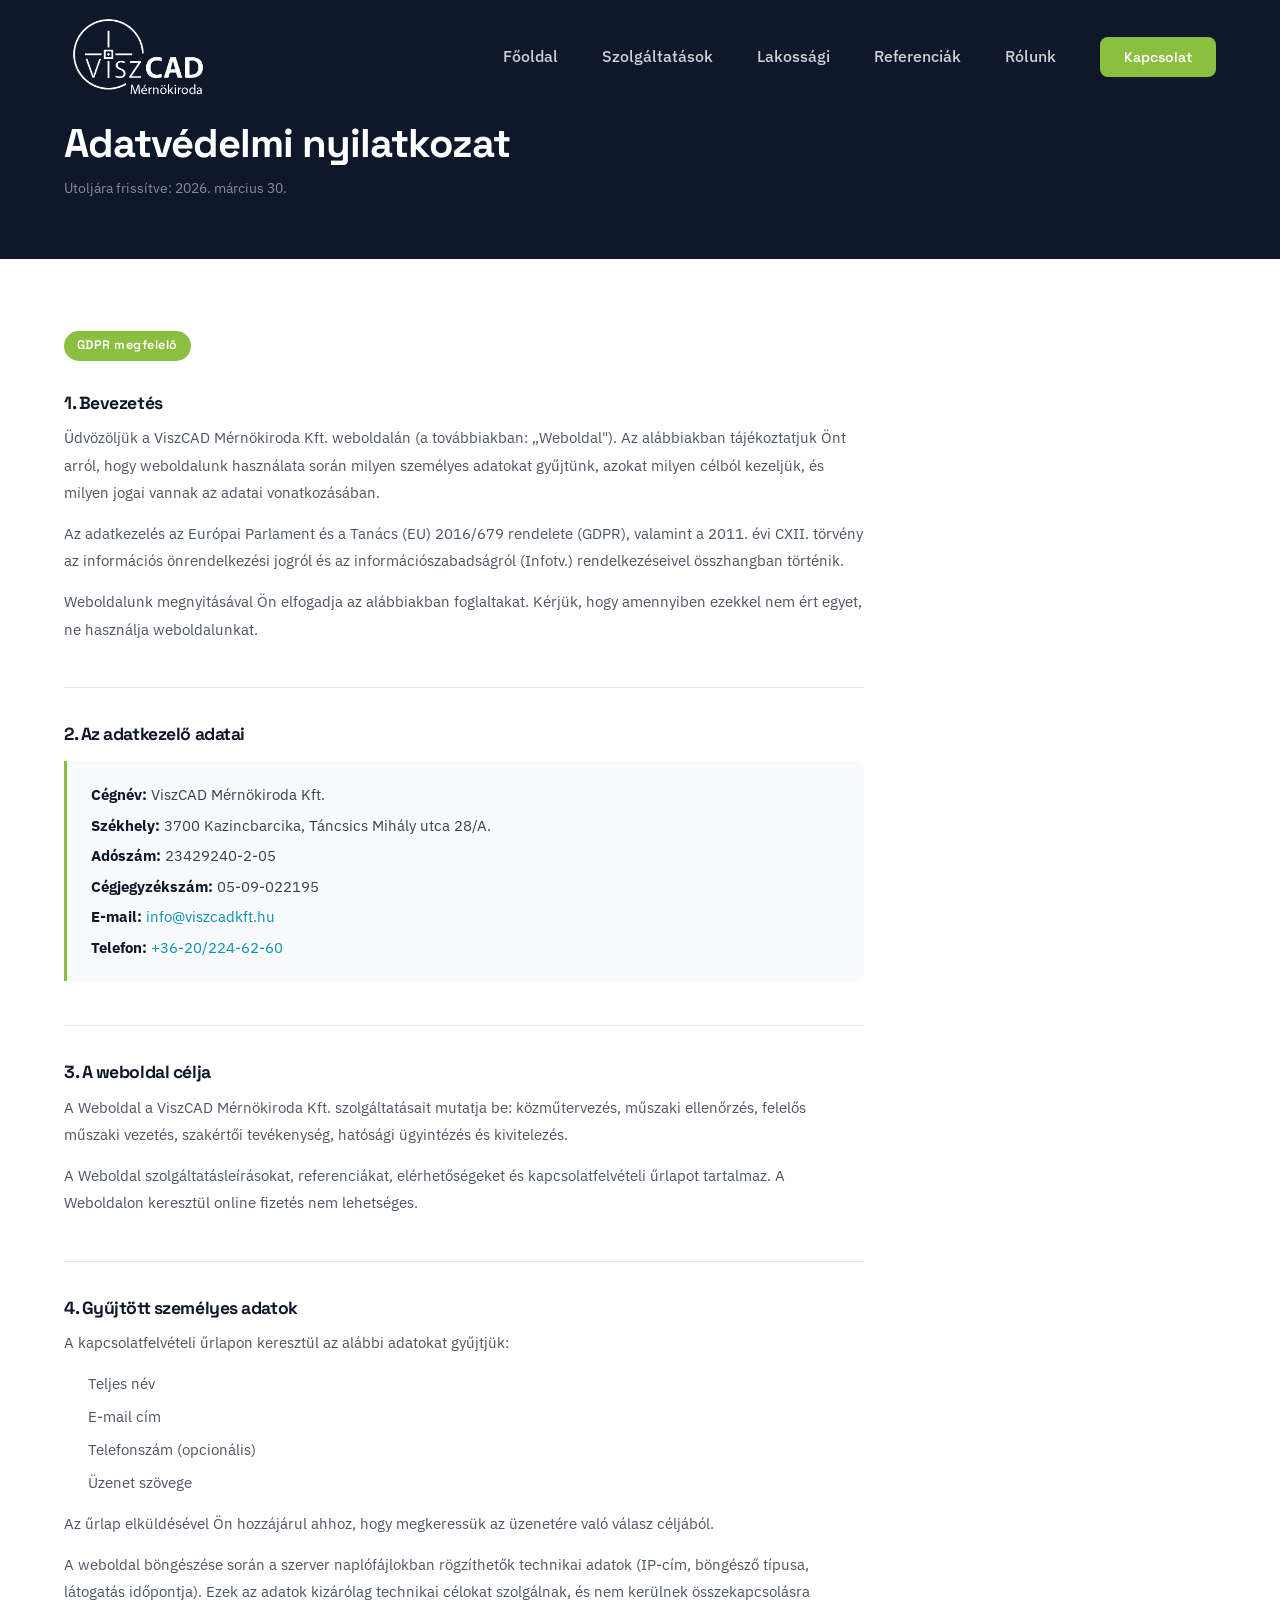
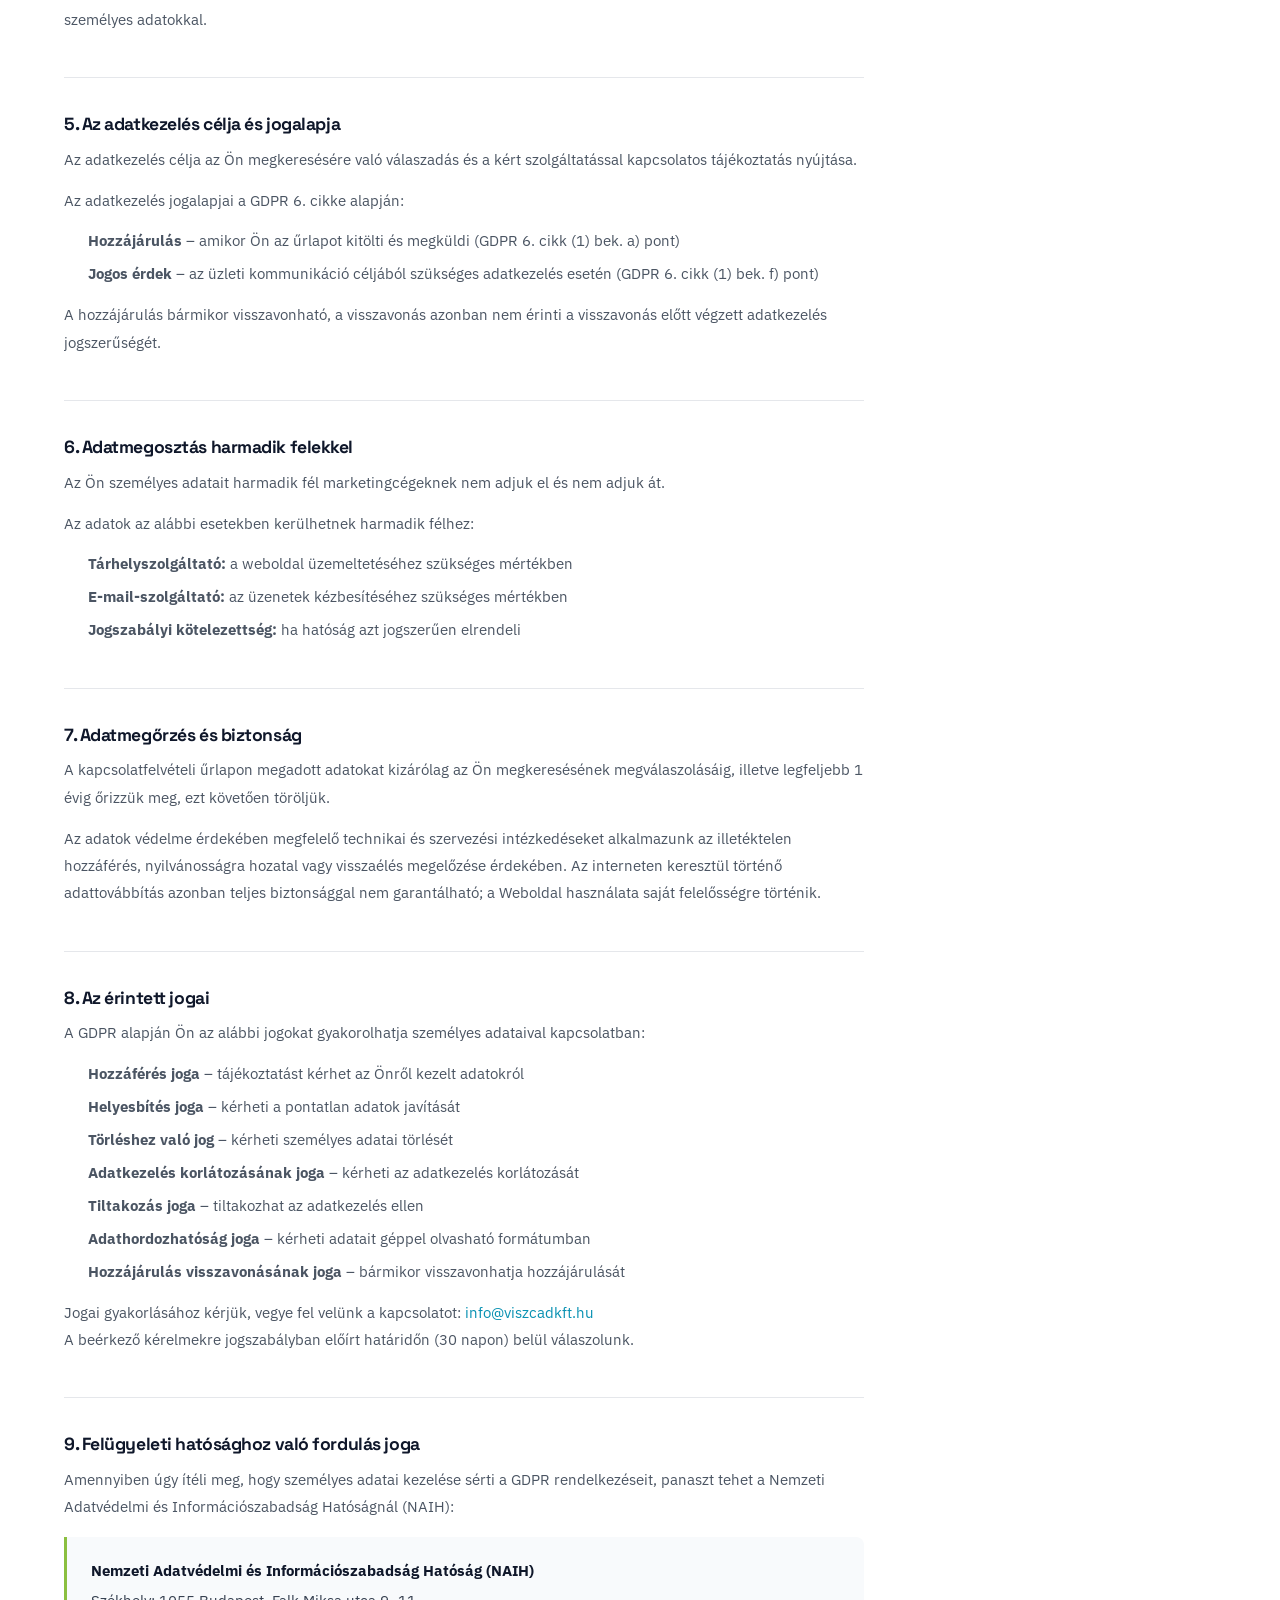
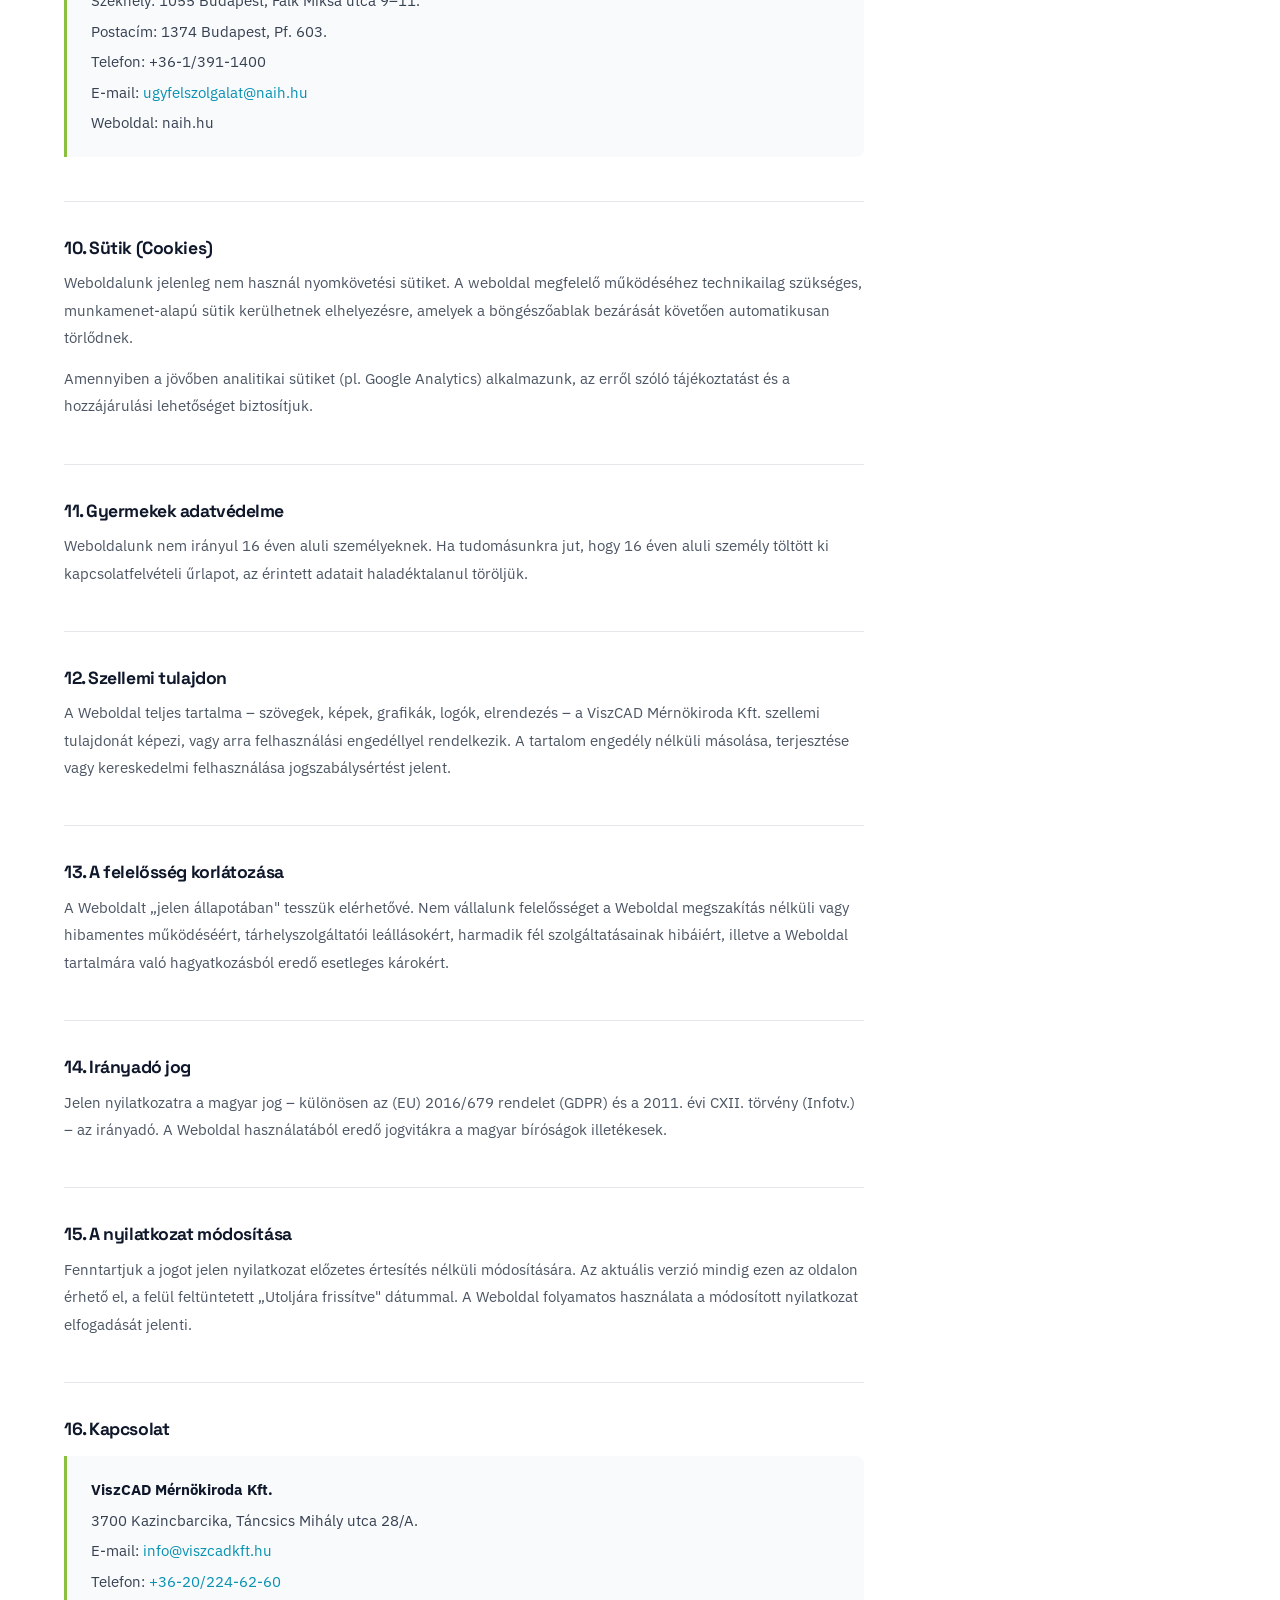
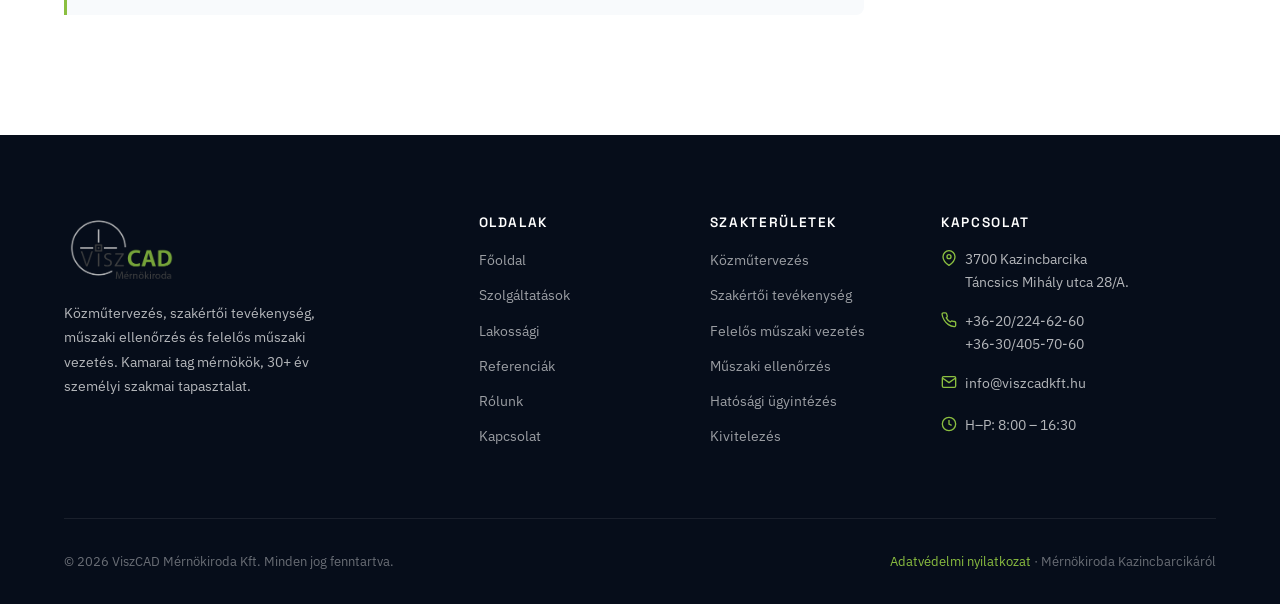
<file: adatvedelmi.html>
<!DOCTYPE html>
<html lang="hu">
<head>
  <meta charset="UTF-8">
  <meta name="viewport" content="width=device-width, initial-scale=1.0">
  <title>Adatvédelmi Nyilatkozat – ViszCAD Mérnökiroda Kft.</title>
  <meta name="robots" content="noindex, follow">
  <meta name="description" content="ViszCAD Mérnökiroda Kft. adatvédelmi nyilatkozata. GDPR-megfelelő adatkezelési tájékoztató a személyes adatok gyűjtéséről és felhasználásáról.">
  <link rel="canonical" href="https://viszcadkft.hu/adatvedelmi.html">
  <link rel="alternate" hreflang="hu" href="https://viszcadkft.hu/adatvedelmi.html">
  <link rel="alternate" hreflang="x-default" href="https://viszcadkft.hu/">
  <meta http-equiv="content-language" content="hu">
  <meta property="og:type" content="website">
  <meta property="og:site_name" content="ViszCAD Mérnökiroda">
  <meta property="og:title" content="Adatvédelmi Nyilatkozat – ViszCAD Mérnökiroda Kft.">
  <meta property="og:description" content="ViszCAD Mérnökiroda Kft. adatvédelmi nyilatkozata. GDPR-megfelelő adatkezelési tájékoztató a személyes adatok gyűjtéséről és felhasználásáról.">
  <meta property="og:url" content="https://viszcadkft.hu/adatvedelmi.html">
  <meta property="og:image" content="https://viszcadkft.hu/images/logo.png">
  <meta property="og:locale" content="hu_HU">
  <meta name="twitter:card" content="summary">
  <meta name="twitter:title" content="Adatvédelmi Nyilatkozat – ViszCAD Mérnökiroda Kft.">
  <meta name="twitter:description" content="ViszCAD Mérnökiroda Kft. adatvédelmi nyilatkozata. GDPR-megfelelő adatkezelési tájékoztató a személyes adatok gyűjtéséről és felhasználásáról.">
  <link rel="preconnect" href="https://fonts.googleapis.com">
  <link rel="preconnect" href="https://fonts.gstatic.com" crossorigin>
  <link href="https://fonts.googleapis.com/css2?family=Space+Grotesk:wght@300;400;500;600;700&family=IBM+Plex+Sans:wght@300;400;500;600&display=swap" rel="stylesheet">
  <link rel="stylesheet" href="css/style.css?v=6">
  <style>
    .legal-hero { background: var(--navy); padding: 120px 0 60px; }
    .legal-hero h1 { color: #fff; font-family: 'Space Grotesk', sans-serif; font-size: clamp(1.75rem, 4vw, 2.5rem); font-weight: 700; margin: 0 0 0.5rem; }
    .legal-hero p { color: rgba(255,255,255,0.5); font-size: 0.9rem; margin: 0; }
    .legal-page { padding: 72px 0 100px; background: #fff; }
    .legal-content { max-width: 800px; }
    .legal-updated { display: inline-block; background: var(--primary); color: #fff; font-size: 0.78rem; font-weight: 600; padding: 0.3rem 0.8rem; border-radius: var(--r-pill); margin-bottom: 2rem; font-family: 'Space Grotesk', sans-serif; letter-spacing: 0.04em; }
    .legal-content h2 { font-family: 'Space Grotesk', sans-serif; font-size: 1.1rem; font-weight: 700; color: var(--navy); margin: 2.75rem 0 0.65rem; padding-top: 2.25rem; border-top: 1px solid #e5e7eb; }
    .legal-content h2:first-of-type { border-top: none; padding-top: 0; margin-top: 0; }
    .legal-content p { color: #4b5563; line-height: 1.8; margin: 0 0 0.85rem; font-size: 0.95rem; }
    .legal-content ul { color: #4b5563; line-height: 1.8; margin: 0 0 0.85rem; padding-left: 1.5rem; font-size: 0.95rem; }
    .legal-content ul li { margin-bottom: 0.35rem; }
    .legal-content a { color: var(--accent); text-decoration: none; }
    .legal-content a:hover { text-decoration: underline; }
    .legal-info-box { background: #f8fafc; border-left: 3px solid var(--primary); border-radius: 0 var(--r-sm) var(--r-sm) 0; padding: 1.25rem 1.5rem; margin: 1rem 0 1.25rem; }
    .legal-info-box p { margin: 0.2rem 0; color: #374151; }
    .legal-info-box p:first-child { margin-top: 0; }
    .legal-info-box p:last-child { margin-bottom: 0; }
    .legal-info-box strong { color: var(--navy); }
  </style>
  <script type="application/ld+json">
  {
    "@context": "https://schema.org",
    "@type": "WebPage",
    "name": "Adatvédelmi Nyilatkozat – ViszCAD Mérnökiroda Kft.",
    "url": "https://viszcadkft.hu/adatvedelmi.html",
    "about": {"@type": "Organization", "@id": "https://viszcadkft.hu/#business"}
  }
  </script>
</head>
<body>

<!-- NAVIGATION -->
<nav class="nav scrolled" id="mainNav">
  <div class="container nav-inner">
    <a href="index.html" class="nav-logo"><img src="images/logo-white.png" alt="ViszCAD Mérnökiroda"></a>
    <div class="nav-links">
      <a href="index.html">Főoldal</a>
      <a href="szolgaltatasok.html">Szolgáltatások</a>
      <a href="lakossagi.html">Lakossági</a>
      <a href="referenciak.html">Referenciák</a>
      <a href="rolunk.html">Rólunk</a>
      <a href="kapcsolat.html" class="nav-cta">Kapcsolat</a>
    </div>
    <button class="nav-hamburger" id="hamburger" aria-label="Menü">
      <span></span><span></span><span></span>
    </button>
  </div>
</nav>
<div class="nav-mobile" id="mobileMenu">
  <a href="index.html" onclick="closeMobile()">Főoldal</a>
  <a href="szolgaltatasok.html" onclick="closeMobile()">Szolgáltatások</a>
  <a href="lakossagi.html" onclick="closeMobile()">Lakossági</a>
  <a href="referenciak.html" onclick="closeMobile()">Referenciák</a>
  <a href="rolunk.html" onclick="closeMobile()">Rólunk</a>
  <a href="kapcsolat.html" onclick="closeMobile()" class="nav-cta">Kapcsolat</a>
</div>

<!-- PAGE HERO -->
<div class="legal-hero">
  <div class="container">
    <h1>Adatvédelmi nyilatkozat</h1>
    <p>Utoljára frissítve: 2026. március 30.</p>
  </div>
</div>

<!-- CONTENT -->
<div class="legal-page">
  <div class="container">
    <div class="legal-content">

      <span class="legal-updated">GDPR megfelelő</span>

      <h2>1. Bevezetés</h2>
      <p>Üdvözöljük a ViszCAD Mérnökiroda Kft. weboldalán (a továbbiakban: „Weboldal"). Az alábbiakban tájékoztatjuk Önt arról, hogy weboldalunk használata során milyen személyes adatokat gyűjtünk, azokat milyen célból kezeljük, és milyen jogai vannak az adatai vonatkozásában.</p>
      <p>Az adatkezelés az Európai Parlament és a Tanács (EU) 2016/679 rendelete (GDPR), valamint a 2011. évi CXII. törvény az információs önrendelkezési jogról és az információszabadságról (Infotv.) rendelkezéseivel összhangban történik.</p>
      <p>Weboldalunk megnyitásával Ön elfogadja az alábbiakban foglaltakat. Kérjük, hogy amennyiben ezekkel nem ért egyet, ne használja weboldalunkat.</p>

      <h2>2. Az adatkezelő adatai</h2>
      <div class="legal-info-box">
        <p><strong>Cégnév:</strong> ViszCAD Mérnökiroda Kft.</p>
        <p><strong>Székhely:</strong> 3700 Kazincbarcika, Táncsics Mihály utca 28/A.</p>
        <p><strong>Adószám:</strong> 23429240-2-05</p>
        <p><strong>Cégjegyzékszám:</strong> 05-09-022195</p>
        <p><strong>E-mail:</strong> <a href="mailto:info@viszcadkft.hu">info@viszcadkft.hu</a></p>
        <p><strong>Telefon:</strong> <a href="tel:+36202246260">+36-20/224-62-60</a></p>
      </div>

      <h2>3. A weboldal célja</h2>
      <p>A Weboldal a ViszCAD Mérnökiroda Kft. szolgáltatásait mutatja be: közműtervezés, műszaki ellenőrzés, felelős műszaki vezetés, szakértői tevékenység, hatósági ügyintézés és kivitelezés.</p>
      <p>A Weboldal szolgáltatásleírásokat, referenciákat, elérhetőségeket és kapcsolatfelvételi űrlapot tartalmaz. A Weboldalon keresztül online fizetés nem lehetséges.</p>

      <h2>4. Gyűjtött személyes adatok</h2>
      <p>A kapcsolatfelvételi űrlapon keresztül az alábbi adatokat gyűjtjük:</p>
      <ul>
        <li>Teljes név</li>
        <li>E-mail cím</li>
        <li>Telefonszám (opcionális)</li>
        <li>Üzenet szövege</li>
      </ul>
      <p>Az űrlap elküldésével Ön hozzájárul ahhoz, hogy megkeressük az üzenetére való válasz céljából.</p>
      <p>A weboldal böngészése során a szerver naplófájlokban rögzíthetők technikai adatok (IP-cím, böngésző típusa, látogatás időpontja). Ezek az adatok kizárólag technikai célokat szolgálnak, és nem kerülnek összekapcsolásra személyes adatokkal.</p>

      <h2>5. Az adatkezelés célja és jogalapja</h2>
      <p>Az adatkezelés célja az Ön megkeresésére való válaszadás és a kért szolgáltatással kapcsolatos tájékoztatás nyújtása.</p>
      <p>Az adatkezelés jogalapjai a GDPR 6. cikke alapján:</p>
      <ul>
        <li><strong>Hozzájárulás</strong> – amikor Ön az űrlapot kitölti és megküldi (GDPR 6. cikk (1) bek. a) pont)</li>
        <li><strong>Jogos érdek</strong> – az üzleti kommunikáció céljából szükséges adatkezelés esetén (GDPR 6. cikk (1) bek. f) pont)</li>
      </ul>
      <p>A hozzájárulás bármikor visszavonható, a visszavonás azonban nem érinti a visszavonás előtt végzett adatkezelés jogszerűségét.</p>

      <h2>6. Adatmegosztás harmadik felekkel</h2>
      <p>Az Ön személyes adatait harmadik fél marketingcégeknek nem adjuk el és nem adjuk át.</p>
      <p>Az adatok az alábbi esetekben kerülhetnek harmadik félhez:</p>
      <ul>
        <li><strong>Tárhelyszolgáltató:</strong> a weboldal üzemeltetéséhez szükséges mértékben</li>
        <li><strong>E-mail-szolgáltató:</strong> az üzenetek kézbesítéséhez szükséges mértékben</li>
        <li><strong>Jogszabályi kötelezettség:</strong> ha hatóság azt jogszerűen elrendeli</li>
      </ul>

      <h2>7. Adatmegőrzés és biztonság</h2>
      <p>A kapcsolatfelvételi űrlapon megadott adatokat kizárólag az Ön megkeresésének megválaszolásáig, illetve legfeljebb 1 évig őrizzük meg, ezt követően töröljük.</p>
      <p>Az adatok védelme érdekében megfelelő technikai és szervezési intézkedéseket alkalmazunk az illetéktelen hozzáférés, nyilvánosságra hozatal vagy visszaélés megelőzése érdekében. Az interneten keresztül történő adattovábbítás azonban teljes biztonsággal nem garantálható; a Weboldal használata saját felelősségre történik.</p>

      <h2>8. Az érintett jogai</h2>
      <p>A GDPR alapján Ön az alábbi jogokat gyakorolhatja személyes adataival kapcsolatban:</p>
      <ul>
        <li><strong>Hozzáférés joga</strong> – tájékoztatást kérhet az Önről kezelt adatokról</li>
        <li><strong>Helyesbítés joga</strong> – kérheti a pontatlan adatok javítását</li>
        <li><strong>Törléshez való jog</strong> – kérheti személyes adatai törlését</li>
        <li><strong>Adatkezelés korlátozásának joga</strong> – kérheti az adatkezelés korlátozását</li>
        <li><strong>Tiltakozás joga</strong> – tiltakozhat az adatkezelés ellen</li>
        <li><strong>Adathordozhatóság joga</strong> – kérheti adatait géppel olvasható formátumban</li>
        <li><strong>Hozzájárulás visszavonásának joga</strong> – bármikor visszavonhatja hozzájárulását</li>
      </ul>
      <p>Jogai gyakorlásához kérjük, vegye fel velünk a kapcsolatot: <a href="mailto:info@viszcadkft.hu">info@viszcadkft.hu</a><br>
      A beérkező kérelmekre jogszabályban előírt határidőn (30 napon) belül válaszolunk.</p>

      <h2>9. Felügyeleti hatósághoz való fordulás joga</h2>
      <p>Amennyiben úgy ítéli meg, hogy személyes adatai kezelése sérti a GDPR rendelkezéseit, panaszt tehet a Nemzeti Adatvédelmi és Információszabadság Hatóságnál (NAIH):</p>
      <div class="legal-info-box">
        <p><strong>Nemzeti Adatvédelmi és Információszabadság Hatóság (NAIH)</strong></p>
        <p>Székhely: 1055 Budapest, Falk Miksa utca 9–11.</p>
        <p>Postacím: 1374 Budapest, Pf. 603.</p>
        <p>Telefon: +36-1/391-1400</p>
        <p>E-mail: <a href="mailto:ugyfelszolgalat@naih.hu">ugyfelszolgalat@naih.hu</a></p>
        <p>Weboldal: naih.hu</p>
      </div>

      <h2>10. Sütik (Cookies)</h2>
      <p>Weboldalunk jelenleg nem használ nyomkövetési sütiket. A weboldal megfelelő működéséhez technikailag szükséges, munkamenet-alapú sütik kerülhetnek elhelyezésre, amelyek a böngészőablak bezárását követően automatikusan törlődnek.</p>
      <p>Amennyiben a jövőben analitikai sütiket (pl. Google Analytics) alkalmazunk, az erről szóló tájékoztatást és a hozzájárulási lehetőséget biztosítjuk.</p>

      <h2>11. Gyermekek adatvédelme</h2>
      <p>Weboldalunk nem irányul 16 éven aluli személyeknek. Ha tudomásunkra jut, hogy 16 éven aluli személy töltött ki kapcsolatfelvételi űrlapot, az érintett adatait haladéktalanul töröljük.</p>

      <h2>12. Szellemi tulajdon</h2>
      <p>A Weboldal teljes tartalma – szövegek, képek, grafikák, logók, elrendezés – a ViszCAD Mérnökiroda Kft. szellemi tulajdonát képezi, vagy arra felhasználási engedéllyel rendelkezik. A tartalom engedély nélküli másolása, terjesztése vagy kereskedelmi felhasználása jogszabálysértést jelent.</p>

      <h2>13. A felelősség korlátozása</h2>
      <p>A Weboldalt „jelen állapotában" tesszük elérhetővé. Nem vállalunk felelősséget a Weboldal megszakítás nélküli vagy hibamentes működéséért, tárhelyszolgáltatói leállásokért, harmadik fél szolgáltatásainak hibáiért, illetve a Weboldal tartalmára való hagyatkozásból eredő esetleges károkért.</p>

      <h2>14. Irányadó jog</h2>
      <p>Jelen nyilatkozatra a magyar jog – különösen az (EU) 2016/679 rendelet (GDPR) és a 2011. évi CXII. törvény (Infotv.) – az irányadó. A Weboldal használatából eredő jogvitákra a magyar bíróságok illetékesek.</p>

      <h2>15. A nyilatkozat módosítása</h2>
      <p>Fenntartjuk a jogot jelen nyilatkozat előzetes értesítés nélküli módosítására. Az aktuális verzió mindig ezen az oldalon érhető el, a felül feltüntetett „Utoljára frissítve" dátummal. A Weboldal folyamatos használata a módosított nyilatkozat elfogadását jelenti.</p>

      <h2>16. Kapcsolat</h2>
      <div class="legal-info-box">
        <p><strong>ViszCAD Mérnökiroda Kft.</strong></p>
        <p>3700 Kazincbarcika, Táncsics Mihály utca 28/A.</p>
        <p>E-mail: <a href="mailto:info@viszcadkft.hu">info@viszcadkft.hu</a></p>
        <p>Telefon: <a href="tel:+36202246260">+36-20/224-62-60</a></p>
      </div>

    </div>
  </div>
</div>

<!-- FOOTER -->
<footer class="footer">
  <div class="container">
    <div class="footer-grid">
      <div class="footer-brand">
        <div class="footer-logo">
          <img src="images/logo.png" alt="ViszCAD Mérnökiroda Kft. logó">
        </div>
        <p>Közműtervezés, szakértői tevékenység, műszaki ellenőrzés és felelős műszaki vezetés. Kamarai tag mérnökök, 30+ év személyi szakmai tapasztalat.</p>
      </div>
      <div class="footer-col">
        <h4>Oldalak</h4>
        <ul>
          <li><a href="index.html">Főoldal</a></li>
          <li><a href="szolgaltatasok.html">Szolgáltatások</a></li>
          <li><a href="lakossagi.html">Lakossági</a></li>
          <li><a href="referenciak.html">Referenciák</a></li>
          <li><a href="rolunk.html">Rólunk</a></li>
          <li><a href="kapcsolat.html">Kapcsolat</a></li>
        </ul>
      </div>
      <div class="footer-col">
        <h4>Szakterületek</h4>
        <ul>
          <li><a href="services/kozmutervezes.html">Közműtervezés</a></li>
          <li><a href="services/szakertoi-tevekenyseg.html">Szakértői tevékenység</a></li>
          <li><a href="services/felelos-muszaki-vezetes.html">Felelős műszaki vezetés</a></li>
          <li><a href="services/muszaki-ellenorzes.html">Műszaki ellenőrzés</a></li>
          <li><a href="services/hatosagi-ugyintezes.html">Hatósági ügyintézés</a></li>
          <li><a href="services/kivitelezes.html">Kivitelezés</a></li>
        </ul>
      </div>
      <div class="footer-col">
        <h4>Kapcsolat</h4>
        <div class="footer-contact-item">
          <span class="footer-contact-icon"><svg width="16" height="16" viewBox="0 0 24 24" fill="none" stroke="currentColor" stroke-width="2"><path d="M21 10c0 7-9 13-9 13s-9-6-9-13a9 9 0 0 1 18 0z"/><circle cx="12" cy="10" r="3"/></svg></span>
          <span>3700 Kazincbarcika<br>Táncsics Mihály utca 28/A.</span>
        </div>
        <div class="footer-contact-item">
          <span class="footer-contact-icon"><svg width="16" height="16" viewBox="0 0 24 24" fill="none" stroke="currentColor" stroke-width="2"><path d="M22 16.92v3a2 2 0 0 1-2.18 2 19.79 19.79 0 0 1-8.63-3.07A19.5 19.5 0 0 1 4.68 12 19.79 19.79 0 0 1 1.61 3.42 2 2 0 0 1 3.6 1.24h3a2 2 0 0 1 2 1.72c.127.96.361 1.903.7 2.81a2 2 0 0 1-.45 2.11L7.91 8.91a16 16 0 0 0 6.08 6.08l.96-.96a2 2 0 0 1 2.11-.45c.907.339 1.85.573 2.81.7A2 2 0 0 1 22 16.92z"/></svg></span>
          <span><a href="tel:+36202246260">+36-20/224-62-60</a><br><a href="tel:+36304057060">+36-30/405-70-60</a></span>
        </div>
        <div class="footer-contact-item">
          <span class="footer-contact-icon"><svg width="16" height="16" viewBox="0 0 24 24" fill="none" stroke="currentColor" stroke-width="2"><path d="M4 4h16c1.1 0 2 .9 2 2v12c0 1.1-.9 2-2 2H4c-1.1 0-2-.9-2-2V6c0-1.1.9-2 2-2z"/><polyline points="22,6 12,13 2,6"/></svg></span>
          <a href="mailto:info@viszcadkft.hu">info@viszcadkft.hu</a>
        </div>
        <div class="footer-contact-item">
          <span class="footer-contact-icon"><svg width="16" height="16" viewBox="0 0 24 24" fill="none" stroke="currentColor" stroke-width="2"><circle cx="12" cy="12" r="10"/><polyline points="12 6 12 12 16 14"/></svg></span>
          <span>H–P: 8:00 – 16:30</span>
        </div>
      </div>
    </div>
    <div class="footer-bottom">
      <span>© 2026 ViszCAD Mérnökiroda Kft. Minden jog fenntartva.</span>
      <span><a href="adatvedelmi.html">Adatvédelmi nyilatkozat</a> · Mérnökiroda Kazincbarcikáról</span>
    </div>
  </div>
</footer>

<script src="js/main.js" defer></script>
</body>
</html>
</file>
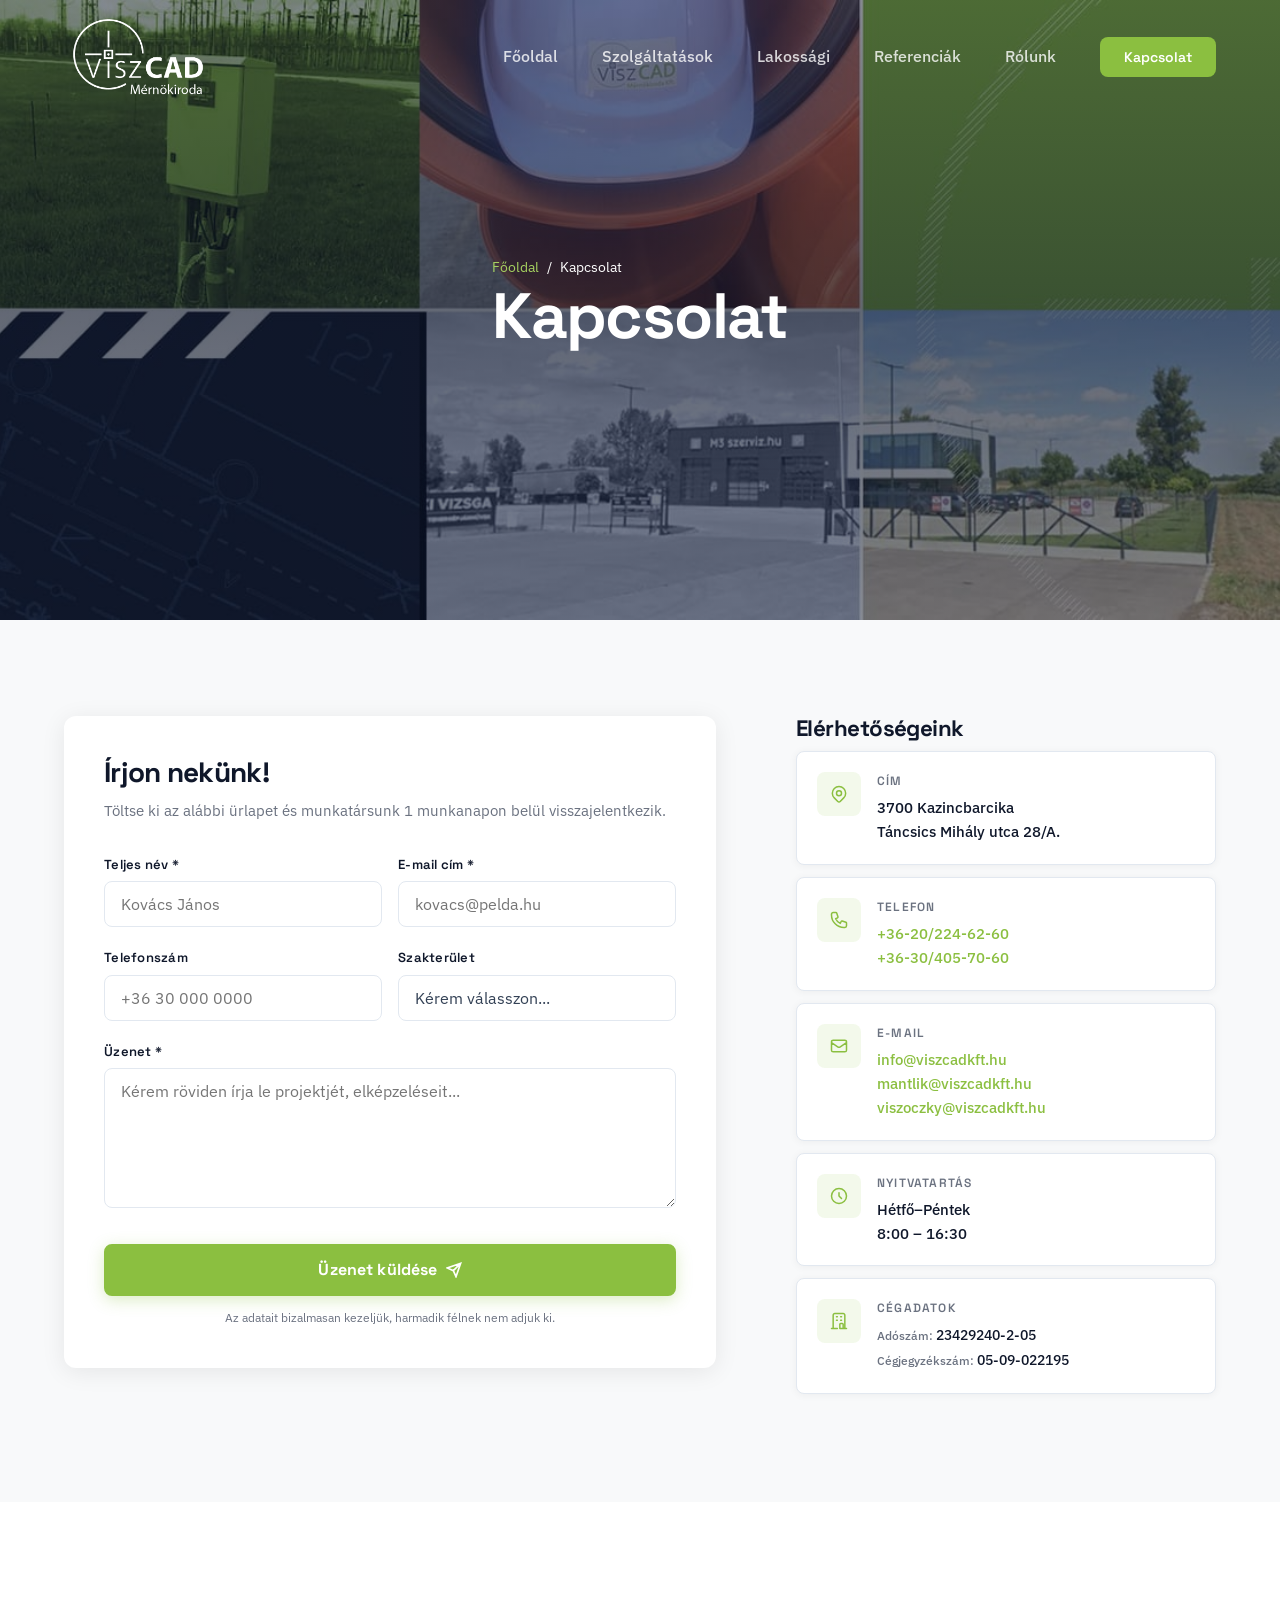
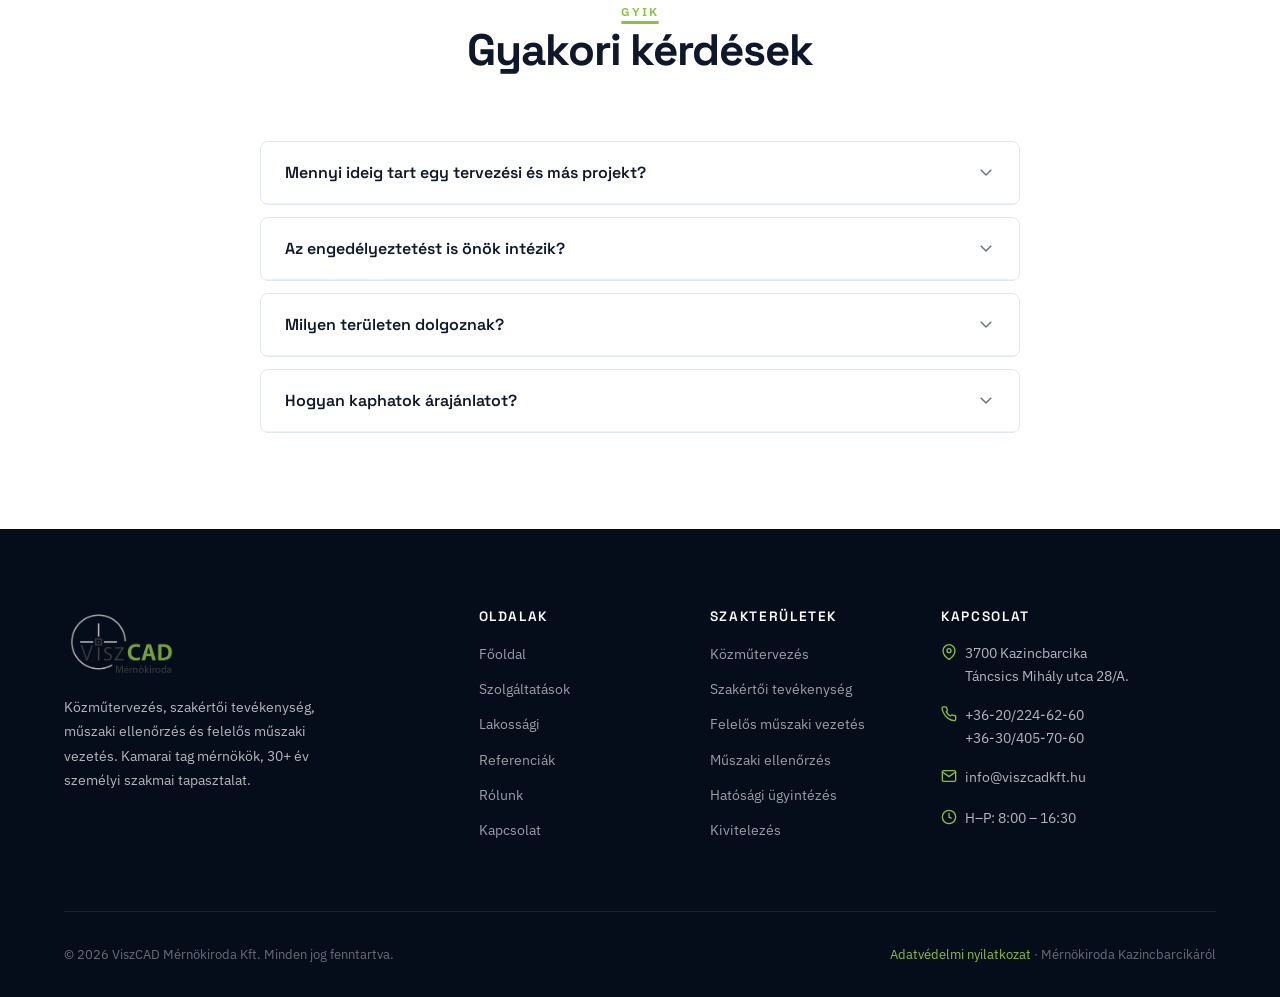
<file: kapcsolat.html>
<!DOCTYPE html>
<html lang="hu">
<head>
  <meta charset="UTF-8">
  <link rel="preload" as="image" href="images/hero/5A.jpg" fetchpriority="high">
  <meta name="viewport" content="width=device-width, initial-scale=1.0">
  <title>Kapcsolat – ViszCAD Mérnökiroda Kazincbarcika</title>
  <meta name="description" content="Lépjen kapcsolatba a ViszCAD Mérnökiroda csapatával! Cím: 3700 Kazincbarcika, Táncsics Mihály u. 28/A. Tel: +36-20/224-62-60. H–P: 8:00–16:30.">
  <meta name="keywords" content="mérnöki iroda elérhetőség Kazincbarcika, ViszCAD kapcsolat, mérnök telefonszám">
  <link rel="canonical" href="https://viszcadkft.hu/kapcsolat.html">
  <link rel="alternate" hreflang="hu" href="https://viszcadkft.hu/kapcsolat.html">
  <link rel="alternate" hreflang="x-default" href="https://viszcadkft.hu/">
  <meta http-equiv="content-language" content="hu">
  <meta property="og:type" content="website">
  <meta property="og:site_name" content="ViszCAD Mérnökiroda">
  <meta property="og:title" content="Kapcsolat – ViszCAD Mérnökiroda Kazincbarcika | +36-20/224-62-60">
  <meta property="og:description" content="Lépjen kapcsolatba a ViszCAD Mérnökiroda csapatával! Cím: 3700 Kazincbarcika, Táncsics Mihály u. 28/A. Tel: +36-20/224-62-60. H–P: 8:00–16:30.">
  <meta property="og:url" content="https://viszcadkft.hu/kapcsolat.html">
  <meta property="og:image" content="https://viszcadkft.hu/images/logo.png">
  <meta property="og:locale" content="hu_HU">
  <meta name="twitter:card" content="summary">
  <meta name="twitter:title" content="Kapcsolat – ViszCAD Mérnökiroda Kazincbarcika | +36-20/224-62-60">
  <meta name="twitter:description" content="Lépjen kapcsolatba a ViszCAD Mérnökiroda csapatával! Cím: 3700 Kazincbarcika, Táncsics Mihály u. 28/A. Tel: +36-20/224-62-60. H–P: 8:00–16:30.">
  <link rel="preconnect" href="https://fonts.googleapis.com">
  <link rel="preconnect" href="https://fonts.gstatic.com" crossorigin>
  <link href="https://fonts.googleapis.com/css2?family=Space+Grotesk:wght@300;400;500;600;700&family=IBM+Plex+Sans:wght@300;400;500;600&display=swap" rel="stylesheet">
  <link rel="stylesheet" href="css/style.css?v=6">
  <style>
    /* Contact layout */
    .contact-grid {
      display: grid; grid-template-columns: 1fr 420px; gap: 5rem; align-items: start;
    }
    @media (max-width: 1024px) { .contact-grid { grid-template-columns: 1fr; gap: 3rem; } }

    /* Form */
    .contact-form-wrap {
      background: var(--white); border-radius: var(--r-md);
      padding: 2.5rem; box-shadow: 0 4px 24px rgba(0,0,0,0.08);
    }
    .contact-form-wrap h2 { font-size: 1.75rem; color: var(--navy); margin-bottom: 0.5rem; }
    .contact-form-wrap > p { color: var(--text-light); margin-bottom: 2rem; font-size: 0.95rem; }
    .form-group { margin-bottom: 1.25rem; }
    .form-group label {
      display: block; font-family: 'Space Grotesk', sans-serif;
      font-size: 0.82rem; font-weight: 600; color: var(--navy);
      margin-bottom: 0.4rem; letter-spacing: 0.02em;
    }
    .form-group input,
    .form-group textarea,
    .form-group select {
      width: 100%; padding: 0.75rem 1rem;
      border: 1.5px solid var(--gray-mid); border-radius: var(--r-sm);
      font-family: 'IBM Plex Sans', sans-serif; font-size: 0.95rem;
      color: var(--text); background: var(--white);
      transition: border-color var(--t-fast), box-shadow var(--t-fast);
      outline: none;
    }
    .form-group input:focus,
    .form-group textarea:focus,
    .form-group select:focus {
      border-color: var(--primary);
      box-shadow: 0 0 0 3px rgba(139,191,64,0.12);
    }
    .form-group textarea { resize: vertical; min-height: 140px; }
    .form-row { display: grid; grid-template-columns: 1fr 1fr; gap: 1rem; }
    @media (max-width: 600px) { .form-row { grid-template-columns: 1fr; } }
    .form-submit { width: 100%; height: 52px; font-size: 1rem; margin-top: 0.5rem; }
    .form-notice { font-size: 0.78rem; color: var(--text-light); margin-top: 0.75rem; text-align: center; }
    /* === FORM SUCCESS ANIMATION === */
  .fs-circle { stroke-dasharray:163; stroke-dashoffset:163; }
  .fs-check  { stroke-dasharray:50;  stroke-dashoffset:50;  }
  .fs-msg    { opacity:0; }
  .form-success.visible .fs-circle { animation:fsDraw 0.45s ease-out forwards; }
  .form-success.visible .fs-check  { animation:fsDraw 0.35s cubic-bezier(0.22,1,0.36,1) forwards 0.4s; }
  .form-success.visible .fs-msg    { animation:fsUp 0.35s ease forwards 0.65s; }
  @keyframes fsDraw { to { stroke-dashoffset:0; } }
  @keyframes fsUp { from{opacity:0;transform:translateY(6px)} to{opacity:1;transform:translateY(0)} }
  .form-success { display:none; flex-direction:column; align-items:center; gap:1rem; padding:2rem 0; text-align:center; }
  .fs-inner { display:flex; flex-direction:column; align-items:center; text-align:center; padding:2rem 1rem; gap:1rem; }
  .fs-svg { width:90px; height:90px; }
  .fs-circle { stroke-dasharray:226; stroke-dashoffset:226; animation:drawCircle 0.5s ease-out forwards; }
  .fs-check  { stroke-dasharray:60;  stroke-dashoffset:60;  animation:drawCheck  0.4s cubic-bezier(0.22,1,0.36,1) forwards 0.45s; }
  .fs-title  { font-family:'Space Grotesk',sans-serif; font-size:1.75rem; font-weight:700; color:var(--navy); margin:0; opacity:0; animation:fadeUp 0.4s ease forwards 0.7s; }
  .fs-sub    { color:var(--text-light); font-size:0.95rem; line-height:1.6; margin:0; opacity:0; animation:fadeUp 0.4s ease forwards 0.85s; }
  @keyframes drawCircle { to { stroke-dashoffset:0; } }
  @keyframes drawCheck  { to { stroke-dashoffset:0; } }
  @keyframes fadeUp { from{opacity:0;transform:translateY(8px)} to{opacity:1;transform:translateY(0)} }
  .form-success { background:none; padding:0; border:none; }
  .fs-inner { display:flex; flex-direction:column; align-items:center; text-align:center; padding:2rem 1rem 1rem; gap:0; }

  /* Dark engineering panel */
  .fs-panel { background:#0F172A; border-radius:16px; padding:1.75rem 2rem 1.5rem; margin-bottom:1.5rem; width:100%; max-width:340px; box-shadow:0 8px 32px rgba(0,0,0,0.18); }
  .fs-svg { width:100%; height:auto; display:block; }

  /* Pipe draw — all 5 segments in 0.55s total */
  .fp { stroke-dasharray:400; stroke-dashoffset:400; }
  .fp1 { animation:drawPipe 0.10s ease-out forwards 0.05s; }
  .fp2 { animation:drawPipe 0.10s ease-out forwards 0.15s; }
  .fp3 { animation:drawPipe 0.15s ease-out forwards 0.25s; }
  .fp4 { animation:drawPipe 0.10s ease-out forwards 0.40s; }
  .fp5 { animation:drawPipe 0.10s ease-out forwards 0.50s; }

  /* Water flow — appears and flows continuously */
  .fw { opacity:0; animation:fadeIn 0.2s ease forwards 0.55s, flowDash 0.9s linear 0.55s infinite; }

  /* Flow arrows pulse */
  .fa { opacity:0; animation:fadeIn 0.2s ease forwards 0.7s; }

  /* Gauge needle sweeps */
  .fs-needle { transform-origin:140px 35px; transform:rotate(-90deg); animation:sweepNeedle 0.5s cubic-bezier(0.34,1.56,0.64,1) forwards 0.6s; }

  /* Checkmark draws */
  .fs-check { stroke-dasharray:60; stroke-dashoffset:60; animation:drawPipe 0.35s cubic-bezier(0.22,1,0.36,1) forwards 1.0s; }

  /* Flow label */
  .fs-flow-label { color:#8BBF40; font-family:'Space Grotesk',sans-serif; font-size:0.75rem; font-weight:600; letter-spacing:0.08em; text-transform:uppercase; margin-top:1rem; opacity:0; animation:fadeIn 0.3s ease forwards 0.7s; }
  .fs-dot { display:inline-block; width:4px; height:4px; border-radius:50%; background:#0891B2; margin-left:3px; vertical-align:middle; animation:dotPulse 1s ease-in-out 0.8s infinite; }
  .fs-dot:nth-child(3) { animation-delay:1.0s; }
  .fs-dot:nth-child(4) { animation-delay:1.2s; }

  /* Text */
  .fs-title { font-family:'Space Grotesk',sans-serif; font-size:2rem; font-weight:700; color:var(--navy); margin:0 0 0.5rem; opacity:0; animation:fadeUp 0.5s ease forwards 1.1s; }
  .fs-sub { color:var(--text-light); font-size:0.95rem; line-height:1.6; margin:0 0 1.5rem; opacity:0; animation:fadeUp 0.5s ease forwards 1.3s; }
  .fs-home-btn { display:inline-flex; align-items:center; gap:0.5rem; padding:0.65rem 1.5rem; background:var(--primary); color:#fff; border-radius:var(--r-sm); font-family:'Space Grotesk',sans-serif; font-weight:600; font-size:0.9rem; text-decoration:none; opacity:0; animation:fadeUp 0.4s ease forwards 1.5s; transition:background 0.2s; }
  .fs-home-btn:hover { background:var(--primary-dark); }

  @keyframes drawPipe { to { stroke-dashoffset:0; } }
  @keyframes fadeIn { to { opacity:1; } }
  @keyframes fadeUp { from{opacity:0;transform:translateY(10px)} to{opacity:1;transform:translateY(0)} }
  @keyframes flowDash { to { stroke-dashoffset:-30; } }
  @keyframes sweepNeedle { to { transform:rotate(20deg); } }
  @keyframes dotPulse { 0%,100%{opacity:0.3} 50%{opacity:1} }

  .form-success { background:none; padding:0; border:none; }
  .fs-inner { display:flex; flex-direction:column; align-items:center; text-align:center; padding:2rem 1rem; }
  .fs-pipe-wrap { position:relative; margin-bottom:1.5rem; }
  .fs-svg { width:280px; max-width:100%; }

  /* Pipe draw animation */
  .fp { stroke-dasharray:300; stroke-dashoffset:300; }
  .fp1 { animation:drawPipe 0.4s ease forwards 0.1s; }
  .fp2 { animation:drawPipe 0.3s ease forwards 0.5s; }
  .fp3 { animation:drawPipe 0.4s ease forwards 0.8s; }
  .fp4 { animation:drawPipe 0.3s ease forwards 1.2s; }
  .fp5 { animation:drawPipe 0.3s ease forwards 1.5s; }
  .fp6 { animation:drawPipe 0.4s ease forwards 1.8s; }
  .fp7 { animation:drawPipe 0.3s ease forwards 2.2s; }
  .fp8 { animation:drawPipe 0.4s ease forwards 2.5s; }

  /* Water flow */
  .fw { opacity:0; animation:flowWater 0.3s ease forwards; stroke-dashoffset:0; }
  .fw1 { animation:showFlow 0.3s ease forwards 0.5s; }
  .fw2 { animation:showFlow 0.3s ease forwards 0.9s; }
  .fw3 { animation:showFlow 0.3s ease forwards 1.2s; }
  .fw4 { animation:showFlow 0.3s ease forwards 1.6s; }
  .fw5 { animation:showFlow 0.3s ease forwards 1.9s; }
  .fw6 { animation:showFlow 0.3s ease forwards 2.3s; }
  .fw7 { animation:showFlow 0.3s ease forwards 2.6s; }
  .fw { animation-fill-mode:forwards; }

  /* Water flow moving dashes */
  .form-success.visible .fw1 { animation:showFlow 0.3s ease forwards 0.5s, flowDash 1s linear 0.5s infinite; }
  .form-success.visible .fw2 { animation:showFlow 0.3s ease forwards 0.9s, flowDash 1s linear 0.9s infinite; }
  .form-success.visible .fw3 { animation:showFlow 0.3s ease forwards 1.2s, flowDash 1s linear 1.2s infinite; }
  .form-success.visible .fw4 { animation:showFlow 0.3s ease forwards 1.6s, flowDash 1s linear 1.6s infinite; }
  .form-success.visible .fw5 { animation:showFlow 0.3s ease forwards 1.9s, flowDash 1s linear 1.9s infinite; }
  .form-success.visible .fw6 { animation:showFlow 0.3s ease forwards 2.3s, flowDash 1s linear 2.3s infinite; }
  .form-success.visible .fw7 { animation:showFlow 0.3s ease forwards 2.6s, flowDash 1s linear 2.6s infinite; }

  /* Checkmark */
  .fs-check { stroke-dasharray:200; stroke-dashoffset:200; animation:drawPipe 0.5s cubic-bezier(0.22,1,0.36,1) forwards 2.9s; }

  /* Drops */
  .fs-drops { position:absolute; top:0; left:0; width:100%; height:100%; pointer-events:none; }
  .fs-drop { position:absolute; width:6px; height:6px; border-radius:50%; background:#0891B2; opacity:0; }
  .fs-drop:nth-child(1) { top:30%; left:25%; animation:dropFall 0.6s ease forwards 1.4s; }
  .fs-drop:nth-child(2) { top:20%; left:50%; animation:dropFall 0.6s ease forwards 2.1s; }
  .fs-drop:nth-child(3) { top:70%; left:75%; animation:dropFall 0.6s ease forwards 2.8s; }

  /* Text */
  .fs-title { font-family:'Space Grotesk',sans-serif; font-size:2rem; font-weight:700; color:var(--navy); margin:0 0 0.5rem; opacity:0; animation:fadeUp 0.6s ease forwards 3.2s; }
  .fs-sub { color:var(--text-light); font-size:0.95rem; line-height:1.6; opacity:0; animation:fadeUp 0.6s ease forwards 3.5s; }
  .fs-badge { display:inline-flex; align-items:center; gap:0.4rem; margin-top:1.25rem; padding:0.4rem 1rem; background:rgba(139,191,64,0.12); border:1px solid rgba(139,191,64,0.35); border-radius:50px; font-size:0.8rem; font-weight:600; color:#5a8a20; opacity:0; animation:fadeUp 0.5s ease forwards 3.8s; }

  @keyframes drawPipe { to { stroke-dashoffset:0; } }
  @keyframes showFlow { to { opacity:1; } }
  @keyframes flowDash { to { stroke-dashoffset:-30; } }
  @keyframes dropFall { 0%{opacity:1;transform:translateY(0) scale(1)} 80%{opacity:0.8;transform:translateY(12px) scale(0.8)} 100%{opacity:0;transform:translateY(20px) scale(0.3)} }
  @keyframes fadeUp { from{opacity:0;transform:translateY(12px)} to{opacity:1;transform:translateY(0)} }

  .form-success {
      display: none; text-align: center; padding: 2rem;
      background: rgba(16,185,129,0.06); border-radius: var(--r-sm);
      border: 1px solid rgba(16,185,129,0.2); color: #065f46;
      font-weight: 600; margin-top: 1rem;
    }
    .form-success.visible { display: flex; }

    /* Info sidebar */
    .contact-info { }
    .contact-info h3 { font-size: 1.4rem; color: var(--navy); margin-bottom: 0.5rem; }
    .contact-info > p { color: var(--text-light); font-size: 0.95rem; margin-bottom: 2rem; line-height: 1.7; }
    .contact-info-item {
      display: flex; align-items: flex-start; gap: 1rem;
      padding: 1.25rem; background: var(--white);
      border-radius: var(--r-sm); margin-bottom: 0.75rem;
      box-shadow: 0 1px 8px rgba(0,0,0,0.05);
      border: 1px solid var(--gray-mid);
    }
    .ci-icon {
      width: 44px; height: 44px; background: rgba(139,191,64,0.1);
      border-radius: var(--r-sm); display: flex; align-items: center;
      justify-content: center; flex-shrink: 0;
    }
    .ci-icon svg { width: 20px; height: 20px; stroke: var(--primary); fill: none; }
    .ci-label { font-family: 'Space Grotesk', sans-serif; font-size: 0.75rem; font-weight: 600; color: var(--text-light); text-transform: uppercase; letter-spacing: 0.1em; margin-bottom: 0.25rem; }
    .ci-value { font-size: 0.95rem; color: var(--navy); font-weight: 500; }
    .ci-value a { color: var(--primary); }
  </style>

  <script type="application/ld+json">
  {
    "@context": "https://schema.org",
    "@type": "ContactPage",
    "name": "Kapcsolat – ViszCAD Mérnökiroda",
    "url": "https://viszcadkft.hu/kapcsolat.html",
    "about": {"@type": "Organization", "@id": "https://viszcadkft.hu/#business"}
  }
  </script>
</head>
<body>

<nav class="nav" id="mainNav">
  <div class="container nav-inner">
    <a href="index.html" class="nav-logo"><img src="images/logo-white.png" alt="ViszCAD Mérnökiroda"></a>
    <div class="nav-links">
      <a href="index.html">Főoldal</a>
      <a href="szolgaltatasok.html">Szolgáltatások</a>
      <a href="lakossagi.html">Lakossági</a>
      <a href="referenciak.html">Referenciák</a>
      <a href="rolunk.html">Rólunk</a>
      <a href="kapcsolat.html" class="nav-cta active">Kapcsolat</a>
    </div>
    <button class="nav-hamburger" id="hamburger" aria-label="Menü">
      <span></span><span></span><span></span>
    </button>
  </div>
</nav>
<div class="nav-mobile" id="mobileMenu">
  <a href="index.html" onclick="closeMobile()">Főoldal</a>
  <a href="szolgaltatasok.html" onclick="closeMobile()">Szolgáltatások</a>
  <a href="lakossagi.html" onclick="closeMobile()">Lakossági</a>
  <a href="referenciak.html" onclick="closeMobile()">Referenciák</a>
  <a href="rolunk.html" onclick="closeMobile()">Rólunk</a>
  <a href="kapcsolat.html" onclick="closeMobile()" class="nav-cta">Kapcsolat</a>
</div>

<!-- PAGE HERO -->
<div class="page-hero">
  <div class="page-hero-bg" style="background-image:url('images/hero/5A.jpg');background-size:cover;background-position:center"></div>
  <div class="page-hero-overlay"></div>
  <div class="container page-hero-content">
    <nav class="page-hero-breadcrumb" aria-label="Útvonal">
      <a href="index.html">Főoldal</a>
      <span>/</span>
      <span>Kapcsolat</span>
    </nav>
    <h1>Kapcsolat</h1>
  </div>
</div>

<!-- CONTACT SECTION -->
<section class="section-pad" style="background:var(--gray-bg)">
  <div class="container">
    <div class="contact-grid">

      <!-- FORM -->
      <div class="reveal">
        <div class="contact-form-wrap">
          <h2>Írjon nekünk!</h2>
          <p>Töltse ki az alábbi ürlapet és munkatársunk 1 munkanapon belül visszajelentkezik.</p>

          <form id="contactForm" action="https://formsubmit.co/ajax/info@viszcadkft.hu" method="POST">
            <input type="hidden" name="_subject" value="Kapcsolatfelvétel – ViszCAD Mérnökiroda">
            <input type="hidden" name="_captcha" value="false">
            <input type="hidden" name="_template" value="table">
            <input type="text" name="_honey" style="display:none">
            <input type="hidden" name="subject" value="Kapcsolatfelvétel – ViszCAD Mérnökiroda">
            <div class="form-row">
              <div class="form-group">
                <label for="nev">Teljes név *</label>
                <input type="text" id="nev" name="name" placeholder="Kovács János" required autocomplete="name">
              </div>
              <div class="form-group">
                <label for="email">E-mail cím *</label>
                <input type="email" id="email" name="email" placeholder="kovacs@pelda.hu" required inputmode="email" autocomplete="email">
              </div>
            </div>

            <div class="form-row">
              <div class="form-group">
                <label for="telefon">Telefonszám</label>
                <input type="tel" id="telefon" name="telefon" placeholder="+36 30 000 0000" inputmode="tel" autocomplete="tel">
              </div>
              <div class="form-group">
                <label for="tema">Szakterület</label>
                <select id="tema" name="tema">
                  <option value="">Kérem válasszon...</option>
                  <option>Közműtervezés</option>
                  <option>Szakértés</option>
                  <option>Felelős műszaki vezetés</option>
                  <option>Műszaki ellenőrzés</option>
                  <option>Hatósági ügyintézés</option>
                  <option>Kivitelezés</option>
                  <option>Egyéb</option>
                </select>
              </div>
            </div>

            <div class="form-group">
              <label for="uzenet">Üzenet *</label>
              <textarea id="uzenet" name="message" placeholder="Kérem röviden írja le projektjét, elképzeléseit..." required></textarea>
            </div>

            <button type="submit" class="btn btn-cta-orange form-submit">
              Üzenet küldése
              <svg width="16" height="16" viewBox="0 0 24 24" fill="none" stroke="currentColor" stroke-width="2.5"><path d="M22 2L11 13M22 2l-7 20-4-9-9-4 20-7z"/></svg>
            </button>
            <p class="form-notice">Az adatait bizalmasan kezeljük, harmadik félnek nem adjuk ki.</p>
          </form>
          <div class="form-success" id="formSuccess">
            <svg viewBox="0 0 60 60" fill="none" width="60" height="60">
              <circle class="fs-circle" cx="30" cy="30" r="26" stroke="#8BBF40" stroke-width="4"/>
              <path class="fs-check" d="M17 30 L26 39 L43 21" stroke="#8BBF40" stroke-width="4" stroke-linecap="round" stroke-linejoin="round"/>
            </svg>
            <p class="fs-msg">Köszönjük! Hamarosan jelentkezünk.</p>
          </div>
        </div>
      </div>

      <!-- SIDEBAR INFO -->
      <div class="contact-info reveal reveal-delay-2">
        <h3>Elérhetőségeink</h3>

        <div class="contact-info-item">
          <div class="ci-icon">
            <svg viewBox="0 0 24 24" stroke-width="1.8"><path stroke-linecap="round" stroke-linejoin="round" d="M17.657 16.657L13.414 20.9a1.998 1.998 0 01-2.827 0l-4.244-4.243a8 8 0 1111.314 0z"/><path stroke-linecap="round" stroke-linejoin="round" d="M15 11a3 3 0 11-6 0 3 3 0 016 0z"/></svg>
          </div>
          <div>
            <div class="ci-label">Cím</div>
            <div class="ci-value">3700 Kazincbarcika<br>Táncsics Mihály utca 28/A.</div>
          </div>
        </div>

        <div class="contact-info-item">
          <div class="ci-icon">
            <svg viewBox="0 0 24 24" stroke-width="1.8"><path stroke-linecap="round" stroke-linejoin="round" d="M3 5a2 2 0 012-2h3.28a1 1 0 01.948.684l1.498 4.493a1 1 0 01-.502 1.21l-2.257 1.13a11.042 11.042 0 005.516 5.516l1.13-2.257a1 1 0 011.21-.502l4.493 1.498a1 1 0 01.684.949V19a2 2 0 01-2 2h-1C9.716 21 3 14.284 3 6V5z"/></svg>
          </div>
          <div>
            <div class="ci-label">Telefon</div>
            <div class="ci-value"><a href="tel:+36202246260">+36-20/224-62-60</a><br><a href="tel:+36304057060">+36-30/405-70-60</a></div>
          </div>
        </div>

        <div class="contact-info-item">
          <div class="ci-icon">
            <svg viewBox="0 0 24 24" stroke-width="1.8"><path stroke-linecap="round" stroke-linejoin="round" d="M3 8l7.89 5.26a2 2 0 002.22 0L21 8M5 19h14a2 2 0 002-2V7a2 2 0 00-2-2H5a2 2 0 00-2 2v10a2 2 0 002 2z"/></svg>
          </div>
          <div>
            <div class="ci-label">E-mail</div>
            <div class="ci-value">
              <a href="mailto:info@viszcadkft.hu">info@viszcadkft.hu</a><br>
              <a href="mailto:mantlik@viszcadkft.hu">mantlik@viszcadkft.hu</a><br>
              <a href="mailto:viszoczky@viszcadkft.hu">viszoczky@viszcadkft.hu</a>
            </div>
          </div>
        </div>

        <div class="contact-info-item">
          <div class="ci-icon">
            <svg viewBox="0 0 24 24" stroke-width="1.8"><path stroke-linecap="round" stroke-linejoin="round" d="M12 8v4l3 3m6-3a9 9 0 11-18 0 9 9 0 0118 0z"/></svg>
          </div>
          <div>
            <div class="ci-label">Nyitvatartás</div>
            <div class="ci-value">Hétfő–Péntek<br>8:00 – 16:30</div>
          </div>
        </div>
        <div class="contact-info-item">
          <div class="ci-icon">
            <svg viewBox="0 0 24 24" stroke-width="1.8"><path stroke-linecap="round" stroke-linejoin="round" d="M19 21V5a2 2 0 00-2-2H7a2 2 0 00-2 2v16m14 0h2m-2 0h-5m-9 0H3m2 0h5M9 7h1m-1 4h1m4-4h1m-1 4h1m-2 10v-5a1 1 0 011-1h2a1 1 0 011 1v5m-4 0h4"/></svg>
          </div>
          <div>
            <div class="ci-label">Cégadatok</div>
            <div class="ci-value" style="font-size:0.88rem;line-height:1.8">
              <span style="color:var(--text-light);font-size:0.78rem">Adószám:</span> 23429240-2-05<br>
              <span style="color:var(--text-light);font-size:0.78rem">Cégjegyzékszám:</span> 05-09-022195
            </div>
          </div>
        </div>
      </div>

    </div>
  </div>
</section>

<!-- FAQ -->
<section class="section-pad" style="background:var(--white)">
  <div class="container">
    <div class="section-header centered reveal">
      <span class="label">GYIK</span>
      <span class="line-accent"></span>
      <h2>Gyakori kérdések</h2>
    </div>
    <div class="kap-faq-list">

      <div class="faq-item reveal" tabindex="0">
        <button class="faq-summary" type="button" aria-expanded="false">
          Mennyi ideig tart egy tervezési és más projekt?
          <svg class="faq-chevron" width="18" height="18" viewBox="0 0 24 24" fill="none" stroke="currentColor" stroke-width="2"><path d="M19 9l-7 7-7-7"/></svg>
        </button>
        <div class="faq-body"><div class="faq-body-inner">Ez a projekt méretétől és jellegétől függ. Jellemzően a tervek 4–6 hét alatt elkészülnek, a szakértői munkák 4 héten belül készülnek, míg az egyéb mérnöki szolgáltatások és kivitelezések egyedileg kalkulálhatóak. Az ingyenes konzultáció során pontos ütemezést mutatunk be.</div></div>
      </div>

      <div class="faq-item reveal reveal-delay-1" tabindex="0">
        <button class="faq-summary" type="button" aria-expanded="false">
          Az engedélyeztetést is önök intézik?
          <svg class="faq-chevron" width="18" height="18" viewBox="0 0 24 24" fill="none" stroke="currentColor" stroke-width="2"><path d="M19 9l-7 7-7-7"/></svg>
        </button>
        <div class="faq-body"><div class="faq-body-inner">Igen, teljes körű engedélyezési ügyintézést vállalunk. Ez magában foglalja a hatósági dokumentáció összeállítását, a hatóságokkal való kommunikációt és az esetleges hiánypótlások kezelését.</div></div>
      </div>

      <div class="faq-item reveal reveal-delay-2" tabindex="0">
        <button class="faq-summary" type="button" aria-expanded="false">
          Milyen területen dolgoznak?
          <svg class="faq-chevron" width="18" height="18" viewBox="0 0 24 24" fill="none" stroke="currentColor" stroke-width="2"><path d="M19 9l-7 7-7-7"/></svg>
        </button>
        <div class="faq-body"><div class="faq-body-inner">Elsősorban Borsod-Abaúj-Zemplén Vármegye területén dolgozunk, de nagyobb léptékű projektek esetében Észak-Magyarországon vagy akár az egész országban vállalunk feladatokat.</div></div>
      </div>

      <div class="faq-item reveal reveal-delay-3" tabindex="0">
        <button class="faq-summary" type="button" aria-expanded="false">
          Hogyan kaphatok árajánlatot?
          <svg class="faq-chevron" width="18" height="18" viewBox="0 0 24 24" fill="none" stroke="currentColor" stroke-width="2"><path d="M19 9l-7 7-7-7"/></svg>
        </button>
        <div class="faq-body"><div class="faq-body-inner">Töltse ki a fenti kapcsolatfelvételi képernyőt vagy hívjon minket. Az ingyenes konzultáción felmérjük az igényeket, majd néhány munkanapon belül részletes árajánlatot küldünk. Amennyiben nem mi vagyunk a megoldás az ön számára javaslatot teszünk a továbblépés irányára, hogy segítsük munkáját.</div></div>
      </div>

    </div>
  </div>
</section>

<footer class="footer">
  <div class="container">
    <div class="footer-grid">
      <div class="footer-brand">
        <div class="footer-logo">
          <img src="images/logo.png" alt="ViszCAD Mérnökiroda Kft. logó">
        </div>
        <p>Közműtervezés, szakértői tevékenység, műszaki ellenőrzés és felelős műszaki vezetés. Kamarai tag mérnökök, 30+ év személyi szakmai tapasztalat.</p>
      </div>
      <div class="footer-col">
        <h4>Oldalak</h4>
        <ul>
          <li><a href="index.html">Főoldal</a></li>
          <li><a href="szolgaltatasok.html">Szolgáltatások</a></li>
          <li><a href="lakossagi.html">Lakossági</a></li>
          <li><a href="referenciak.html">Referenciák</a></li>
          <li><a href="rolunk.html">Rólunk</a></li>
          <li><a href="kapcsolat.html">Kapcsolat</a></li>
        </ul>
      </div>
      <div class="footer-col">
        <h4>Szakterületek</h4>
        <ul>
          <li><a href="services/kozmutervezes.html">Közműtervezés</a></li>
          <li><a href="services/szakertoi-tevekenyseg.html">Szakértői tevékenység</a></li>
          <li><a href="services/felelos-muszaki-vezetes.html">Felelős műszaki vezetés</a></li>
          <li><a href="services/muszaki-ellenorzes.html">Műszaki ellenőrzés</a></li>
          <li><a href="services/hatosagi-ugyintezes.html">Hatósági ügyintézés</a></li>
          <li><a href="services/kivitelezes.html">Kivitelezés</a></li>
        </ul>
      </div>
      <div class="footer-col">
        <h4>Kapcsolat</h4>
        <div class="footer-contact-item">
          <span class="footer-contact-icon"><svg width="16" height="16" viewBox="0 0 24 24" fill="none" stroke="currentColor" stroke-width="2"><path d="M21 10c0 7-9 13-9 13s-9-6-9-13a9 9 0 0 1 18 0z"/><circle cx="12" cy="10" r="3"/></svg></span>
          <span>3700 Kazincbarcika<br>Táncsics Mihály utca 28/A.</span>
        </div>
        <div class="footer-contact-item">
          <span class="footer-contact-icon"><svg width="16" height="16" viewBox="0 0 24 24" fill="none" stroke="currentColor" stroke-width="2"><path d="M22 16.92v3a2 2 0 0 1-2.18 2 19.79 19.79 0 0 1-8.63-3.07A19.5 19.5 0 0 1 4.68 12 19.79 19.79 0 0 1 1.61 3.42 2 2 0 0 1 3.6 1.24h3a2 2 0 0 1 2 1.72c.127.96.361 1.903.7 2.81a2 2 0 0 1-.45 2.11L7.91 8.91a16 16 0 0 0 6.08 6.08l.96-.96a2 2 0 0 1 2.11-.45c.907.339 1.85.573 2.81.7A2 2 0 0 1 22 16.92z"/></svg></span>
          <span><a href="tel:+36202246260">+36-20/224-62-60</a><br><a href="tel:+36304057060">+36-30/405-70-60</a></span>
        </div>
        <div class="footer-contact-item">
          <span class="footer-contact-icon"><svg width="16" height="16" viewBox="0 0 24 24" fill="none" stroke="currentColor" stroke-width="2"><path d="M4 4h16c1.1 0 2 .9 2 2v12c0 1.1-.9 2-2 2H4c-1.1 0-2-.9-2-2V6c0-1.1.9-2 2-2z"/><polyline points="22,6 12,13 2,6"/></svg></span>
          <a href="mailto:info@viszcadkft.hu">info@viszcadkft.hu</a>
        </div>
        <div class="footer-contact-item">
          <span class="footer-contact-icon"><svg width="16" height="16" viewBox="0 0 24 24" fill="none" stroke="currentColor" stroke-width="2"><circle cx="12" cy="12" r="10"/><polyline points="12 6 12 12 16 14"/></svg></span>
          <span>H–P: 8:00 – 16:30</span>
        </div>
      </div>
    </div>
    <div class="footer-bottom">
      <span>© 2026 ViszCAD Mérnökiroda Kft. Minden jog fenntartva.</span>
      <span><a href="adatvedelmi.html">Adatvédelmi nyilatkozat</a> · Mérnökiroda Kazincbarcikáról</span>
    </div>
  </div>
</footer>

<script src="js/main.js" defer></script>
<script>
  // Form submission handler
  const form = document.getElementById('contactForm');
  const success = document.getElementById('formSuccess');
  if (form) {
    form.addEventListener('submit', async (e) => {
      e.preventDefault();
      const btn = form.querySelector('button[type=submit]');
      btn.textContent = 'Küldés...';
      btn.disabled = true;
      try {
        const data = Object.fromEntries(new FormData(form));
        const res = await fetch(form.action, {
          method: 'POST',
          headers: { 'Content-Type': 'application/json', 'Accept': 'application/json' },
          body: JSON.stringify(data)
        });
        const json = await res.json();
        if (json.success === 'true' || json.success === true || res.ok) {
          form.style.overflow = 'hidden';
          form.style.transition = 'max-height 0.4s ease, opacity 0.3s ease';
          form.style.maxHeight = form.scrollHeight + 'px';
          requestAnimationFrame(() => { form.style.maxHeight = '0'; form.style.opacity = '0'; });
          setTimeout(() => { form.style.display = 'none'; success.classList.add('visible'); }, 420);
        } else {
          btn.textContent = 'Hiba – próbálja újra';
          btn.disabled = false;
        }
      } catch {
        btn.textContent = 'Hiba – próbálja újra';
        btn.disabled = false;
      }
    });
  }
</script>

<style>
  .kap-faq-list { max-width:760px; margin:2rem auto 0; display:flex; flex-direction:column; gap:0.75rem; }
  .kap-faq-list .faq-item { border:1.5px solid var(--gray-mid); border-radius:var(--r-sm); overflow:hidden; transition:border-color 0.3s,box-shadow 0.3s,background 0.3s; }
  .kap-faq-list .faq-item:hover { border-color:rgba(139,191,64,0.35); box-shadow:0 4px 16px rgba(139,191,64,0.1); }
  .kap-faq-list .faq-item.faq-open { border-color:#8BBF40; box-shadow:0 0 0 3px rgba(139,191,64,0.15), 0 6px 24px rgba(139,191,64,0.18); background:rgba(139,191,64,0.04); }
  .kap-faq-list .faq-summary { width:100%; padding:1.25rem 1.5rem; cursor:pointer; font-family:'Space Grotesk',sans-serif; font-weight:600; font-size:1rem; color:var(--navy); background:none; border:none; display:flex; justify-content:space-between; align-items:center; transition:color 0.25s; text-align:left; }
  .kap-faq-list .faq-item:hover .faq-summary,
  .kap-faq-list .faq-item.faq-open .faq-summary { color:#4a7a18; }
  .kap-faq-list .faq-chevron { transition:transform 0.35s cubic-bezier(0.4,0,0.2,1); flex-shrink:0; color:var(--text-light); }
  .kap-faq-list .faq-item.faq-open .faq-chevron { transform:rotate(180deg); color:#8BBF40; }
  .kap-faq-list .faq-body { overflow:hidden; max-height:0; transition:max-height 0.38s cubic-bezier(0.4,0,0.2,1); border-top:1px solid rgba(139,191,64,0.15); }
  .kap-faq-list .faq-body-inner { padding:0.25rem 1.5rem 1.25rem; color:var(--text-light); font-size:0.93rem; line-height:1.7; }
</style>
<script>
document.querySelectorAll('.kap-faq-list .faq-item').forEach(item => {
  const btn = item.querySelector('.faq-summary');
  const body = item.querySelector('.faq-body');
  if (!btn || !body) return;
  btn.addEventListener('click', () => {
    const isOpen = item.classList.contains('faq-open');
    if (isOpen) {
      body.style.maxHeight = body.scrollHeight + 'px';
      requestAnimationFrame(() => { body.style.maxHeight = '0'; });
      item.classList.remove('faq-open');
      btn.setAttribute('aria-expanded', 'false');
    } else {
      item.classList.add('faq-open');
      btn.setAttribute('aria-expanded', 'true');
      body.style.maxHeight = body.scrollHeight + 'px';
      body.addEventListener('transitionend', () => {
        if (item.classList.contains('faq-open')) body.style.maxHeight = 'none';
      }, { once: true });
    }
  });
});
</script>
</body>
</html>
</file>
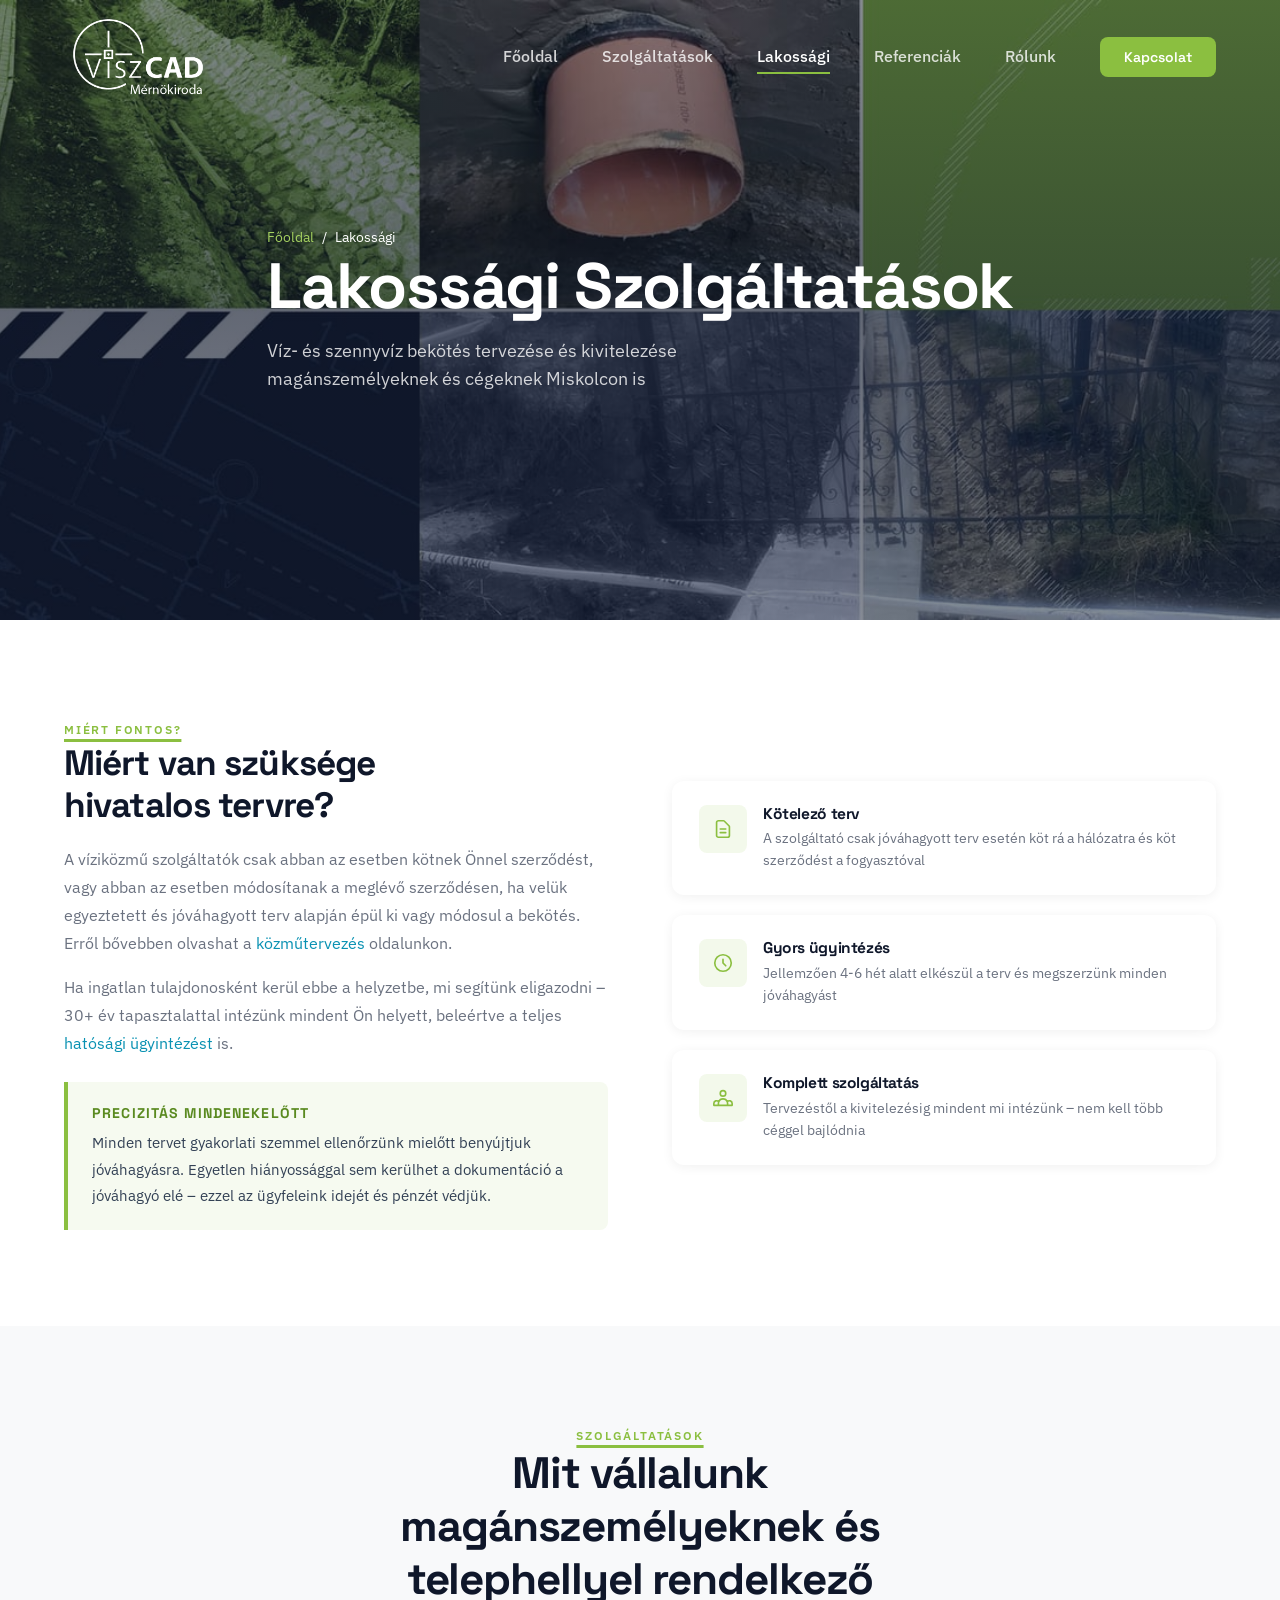
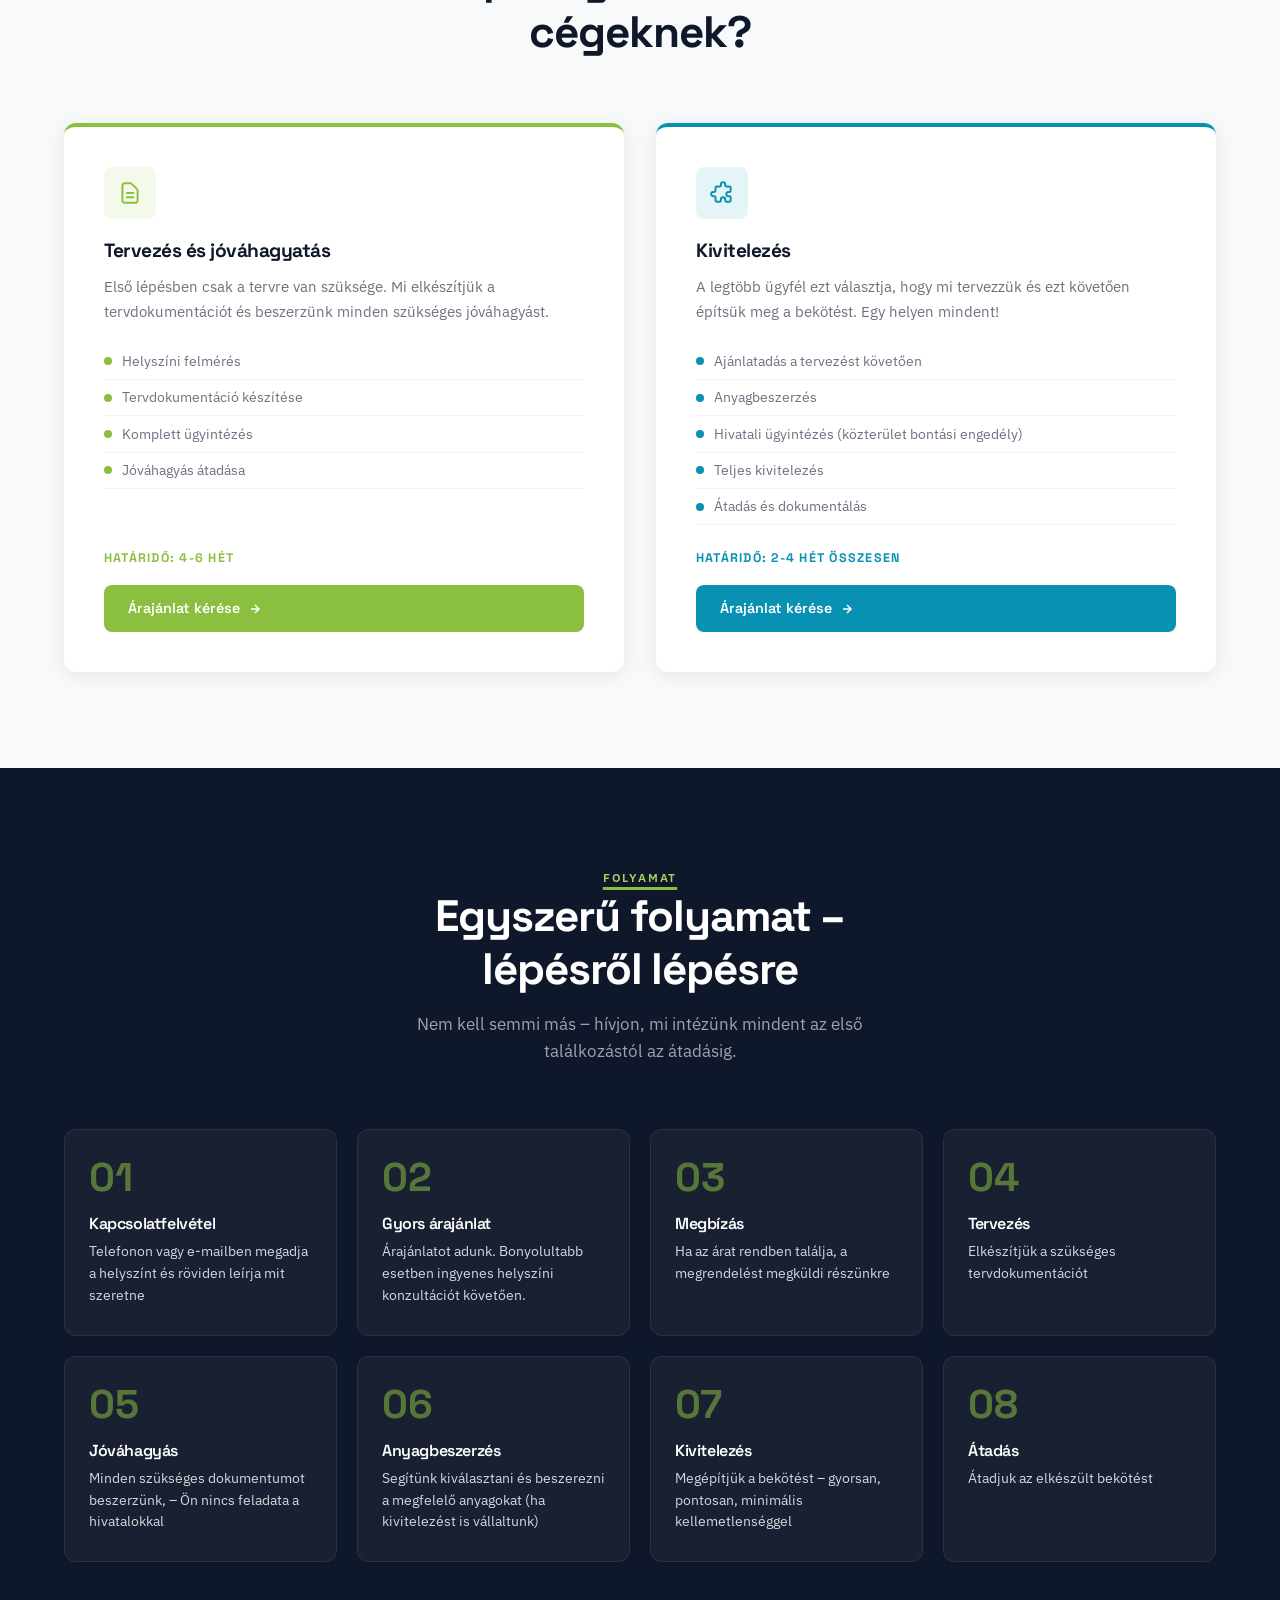
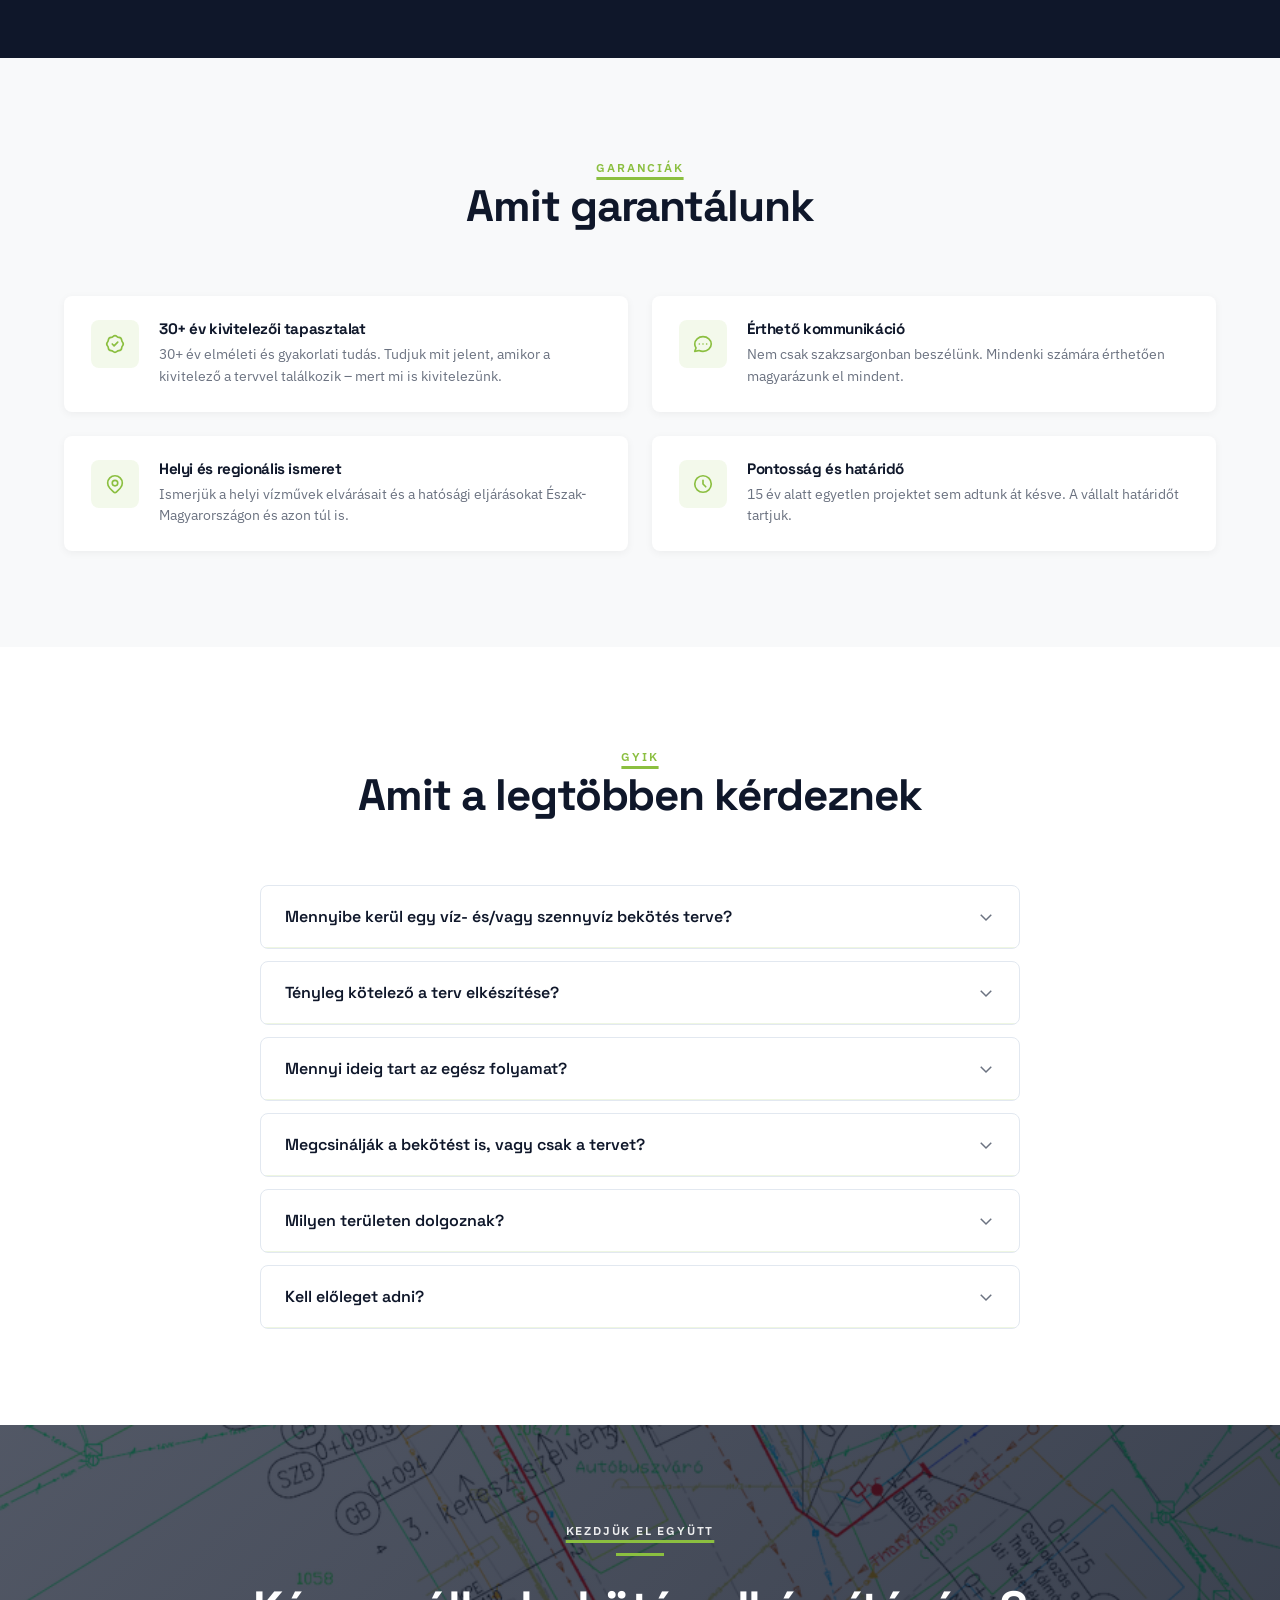
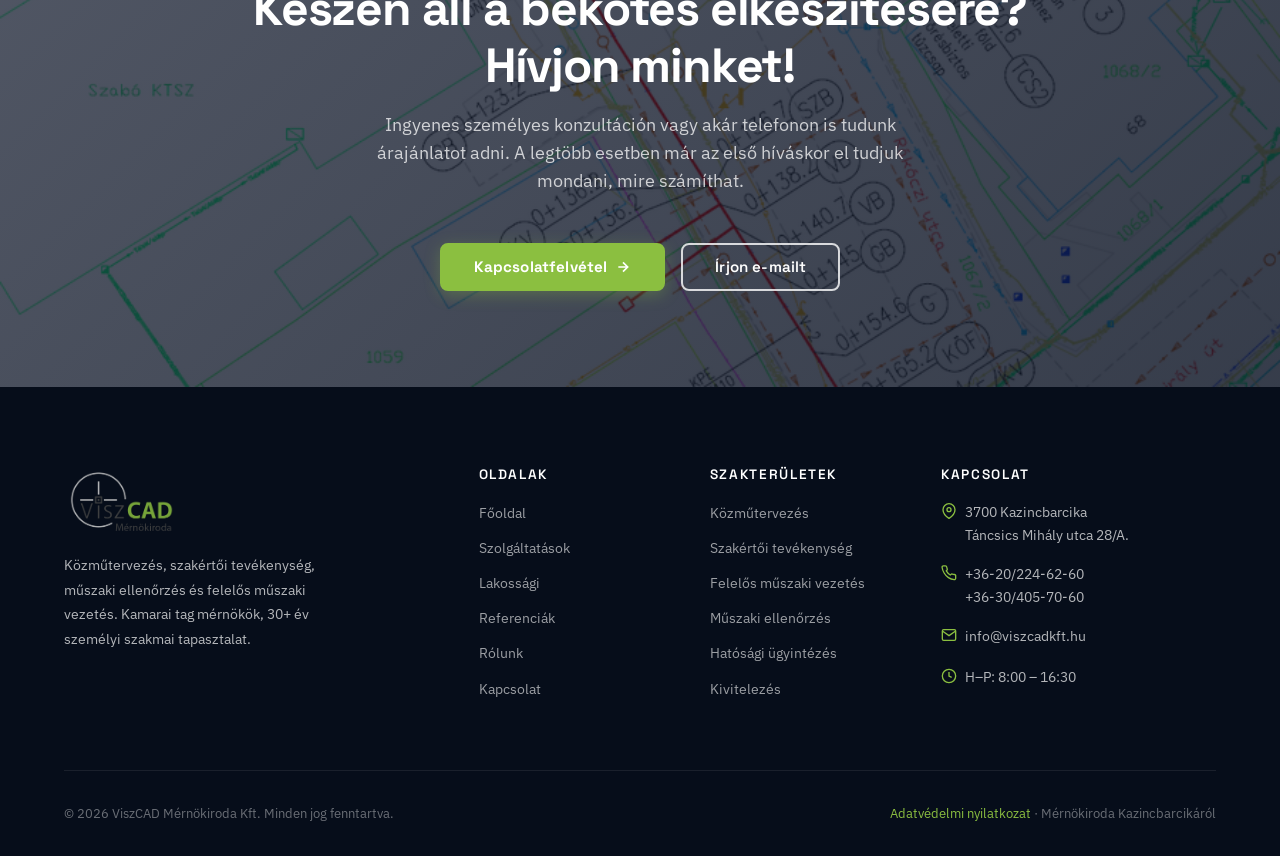
<file: lakossagi.html>
<!DOCTYPE html>
<html lang="hu">
<head>
  <meta charset="UTF-8">
  <link rel="preload" as="image" href="images/hero/1A.jpg" fetchpriority="high">
  <meta name="viewport" content="width=device-width, initial-scale=1.0">
  <title>Vízbekötési Tervek Magánszemélyeknek | ViszCAD Kazincbarcika</title>
  <meta name="description" content="Magánszemélyeknek és cégeknek: vízbekötési és csatornabekötési tervek, hatósági jóváhagyás, kivitelezés. Komplett ügyintézés egy kézből Kazincbarcikán.">
  <meta name="keywords" content="vízbekötési terv Kazincbarcika, csatornabekötés, lakossági mérnöki szolgáltatás, ViszCAD">
  <link rel="canonical" href="https://viszcadkft.hu/lakossagi.html">
  <link rel="alternate" hreflang="hu" href="https://viszcadkft.hu/lakossagi.html">
  <link rel="alternate" hreflang="x-default" href="https://viszcadkft.hu/">
  <meta http-equiv="content-language" content="hu">
  <meta property="og:type" content="website">
  <meta property="og:site_name" content="ViszCAD Mérnökiroda">
  <meta property="og:title" content="Lakossági Mérnöki Szolgáltatások – Bekötési Tervek | ViszCAD">
  <meta property="og:description" content="Magánszemélyeknek és cégeknek: vízbekötési és csatornabekötési tervek, hatósági jóváhagyás, kivitelezés. Komplett ügyintézés egy kézből Kazincbarcikán.">
  <meta property="og:url" content="https://viszcadkft.hu/lakossagi.html">
  <meta property="og:image" content="https://viszcadkft.hu/images/logo.png">
  <meta property="og:locale" content="hu_HU">
  <meta name="twitter:card" content="summary">
  <meta name="twitter:title" content="Lakossági Mérnöki Szolgáltatások – Bekötési Tervek | ViszCAD">
  <meta name="twitter:description" content="Magánszemélyeknek és cégeknek: vízbekötési és csatornabekötési tervek, hatósági jóváhagyás, kivitelezés. Komplett ügyintézés egy kézből Kazincbarcikán.">
  <link rel="preconnect" href="https://fonts.googleapis.com">
  <link rel="preconnect" href="https://fonts.gstatic.com" crossorigin>
  <link href="https://fonts.googleapis.com/css2?family=Space+Grotesk:wght@300;400;500;600;700&family=IBM+Plex+Sans:wght@300;400;500;600&display=swap" rel="stylesheet">
  <link rel="stylesheet" href="css/style.css?v=6">
    <style>
    /* WHY section - left aligned */
    .lak-why-wrap { display:grid; grid-template-columns:1fr 1fr; gap:4rem; align-items:center; }
    @media (max-width:900px) { .lak-why-wrap { grid-template-columns:1fr; gap:2rem; } }
    .lak-why-left h2 { font-size:2.2rem; color:var(--navy); margin-bottom:1.25rem; }
    .lak-why-left p { color:var(--text-light); line-height:1.8; margin-bottom:1rem; font-size:0.97rem; }
    .lak-precision-box { background:rgba(139,191,64,0.08); border-left:4px solid #8BBF40; border-radius:0 var(--r-sm) var(--r-sm) 0; padding:1.25rem 1.5rem; margin-top:1.5rem; transition:background 0.3s,border-color 0.3s; }
    .lak-precision-box:hover { background:rgba(139,191,64,0.14); }
    .lak-precision-box strong { display:block; font-family:'Space Grotesk',sans-serif; font-size:0.88rem; color:#5a8a20; text-transform:uppercase; letter-spacing:0.08em; margin-bottom:0.4rem; }
    .lak-precision-box p { color:var(--text); font-size:0.92rem; margin:0; }
    .lak-why-right { display:flex; flex-direction:column; gap:1.25rem; }
    .lak-why-card { background:var(--white); border-radius:var(--r-md); padding:1.5rem; box-shadow:0 2px 12px rgba(0,0,0,0.06); display:flex; align-items:flex-start; gap:1rem; border-left:3px solid transparent; transition:transform 0.25s ease,box-shadow 0.25s ease,border-color 0.25s ease; cursor:default; }
    .lak-why-card:hover { transform:translateX(6px); box-shadow:0 6px 24px rgba(139,191,64,0.15); border-left-color:#8BBF40; }
    .lak-why-icon { width:48px; height:48px; background:rgba(139,191,64,0.1); border-radius:var(--r-sm); display:flex; align-items:center; justify-content:center; flex-shrink:0; transition:background 0.25s,transform 0.25s; }
    .lak-why-card:hover .lak-why-icon { background:rgba(139,191,64,0.2); transform:scale(1.08); }
    .lak-why-icon svg { width:22px; height:22px; stroke:#8BBF40; fill:none; }
    .lak-why-card h3 { font-size:0.97rem; color:var(--navy); margin-bottom:0.3rem; }
    .lak-why-card p { font-size:0.85rem; color:var(--text-light); line-height:1.6; margin:0; }

    /* SERVICE cards */
    .lak-service-grid { display:grid; grid-template-columns:repeat(2,1fr); gap:2rem; margin-top:2rem; }
    @media (max-width:768px) { .lak-service-grid { grid-template-columns:1fr; } }
    .lak-service-card { background:var(--white); border-radius:var(--r-md); padding:2.5rem; box-shadow:0 4px 20px rgba(0,0,0,0.08); border-top:4px solid #8BBF40; display:flex; flex-direction:column; transition:transform 0.28s ease,box-shadow 0.28s ease; }
    .lak-service-card:hover { transform:translateY(-6px); box-shadow:0 16px 48px rgba(139,191,64,0.18); }
    .lak-service-card.alt { border-top-color:#0891B2; }
    .lak-service-card.alt:hover { box-shadow:0 16px 48px rgba(8,145,178,0.18); }
    .lak-service-icon { width:52px; height:52px; background:rgba(139,191,64,0.1); border-radius:var(--r-sm); display:flex; align-items:center; justify-content:center; margin-bottom:1.25rem; transition:transform 0.25s,background 0.25s; }
    .lak-service-card:hover .lak-service-icon { transform:scale(1.1) rotate(-4deg); background:rgba(139,191,64,0.2); }
    .lak-service-card.alt .lak-service-icon { background:rgba(8,145,178,0.1); }
    .lak-service-card.alt:hover .lak-service-icon { background:rgba(8,145,178,0.2); }
    .lak-service-icon svg { width:26px; height:26px; stroke:#8BBF40; fill:none; }
    .lak-service-card.alt .lak-service-icon svg { stroke:#0891B2; }
    .lak-service-card h3 { font-size:1.2rem; color:var(--navy); margin-bottom:0.75rem; }
    .lak-service-card p { color:var(--text-light); font-size:0.92rem; line-height:1.7; margin-bottom:1.25rem; }
    .lak-service-card ul { list-style:none; margin-bottom:1.5rem; flex:1; }
    .lak-service-card ul li { font-size:0.88rem; color:var(--text-light); padding:0.4rem 0; border-bottom:1px solid #f3f4f6; display:flex; align-items:center; gap:0.6rem; transition:color 0.2s; }
    .lak-service-card:hover ul li { color:var(--text); }
    .lak-service-card ul li::before { content:''; display:inline-block; width:8px; height:8px; background:#8BBF40; border-radius:50%; flex-shrink:0; }
    .lak-service-card.alt ul li::before { background:#0891B2; }
    .lak-timeline-label { font-family:'Space Grotesk',sans-serif; font-size:0.78rem; font-weight:700; color:#8BBF40; text-transform:uppercase; letter-spacing:0.1em; margin-bottom:1rem; }
    .lak-service-card.alt .lak-timeline-label { color:#0891B2; }
    .btn-svc-green { display:inline-flex; align-items:center; gap:0.5rem; padding:0.75rem 1.5rem; background:#8BBF40; color:#fff; border-radius:var(--r-sm); font-family:'Space Grotesk',sans-serif; font-weight:600; font-size:0.9rem; text-decoration:none; transition:background 0.2s,transform 0.2s; }
    .btn-svc-green:hover { background:#6B9E30; transform:translateY(-1px); }
    .btn-svc-teal { display:inline-flex; align-items:center; gap:0.5rem; padding:0.75rem 1.5rem; background:#0891B2; color:#fff; border-radius:var(--r-sm); font-family:'Space Grotesk',sans-serif; font-weight:600; font-size:0.9rem; text-decoration:none; transition:background 0.2s,transform 0.2s; }
    .btn-svc-teal:hover { background:#0E7490; transform:translateY(-1px); }

    /* PROCESS section - dark cards */
    .proc-section { background:#0F172A; padding:var(--sp-12) 0; }
    .proc-cards { display:grid; grid-template-columns:repeat(4,1fr); gap:1.25rem; margin-top:3rem; }
    @media (max-width:1024px) { .proc-cards { grid-template-columns:repeat(2,1fr); } }
    @media (max-width:600px) { .proc-cards { grid-template-columns:1fr; } }
    .proc-card { background:rgba(255,255,255,0.04); border:1px solid rgba(255,255,255,0.08); border-radius:var(--r-md); padding:1.75rem 1.5rem; position:relative; overflow:hidden; transition:background 0.28s,border-color 0.28s,transform 0.28s; cursor:default; }
    .proc-card::before { content:''; position:absolute; top:0; left:0; right:0; height:3px; background:linear-gradient(90deg,#8BBF40,#A5D160); transform:scaleX(0); transform-origin:left; transition:transform 0.3s ease; }
    .proc-card:hover { background:rgba(139,191,64,0.07); border-color:rgba(139,191,64,0.3); transform:translateY(-4px); }
    .proc-card:hover::before { transform:scaleX(1); }
    .proc-card-num { font-family:'Space Grotesk',sans-serif; font-size:2.5rem; font-weight:800; color:rgba(139,191,64,0.55); line-height:1; margin-bottom:1rem; transition:color 0.28s; }
    .proc-card:hover .proc-card-num { color:rgba(139,191,64,0.9); }
    .proc-card h4 { font-family:'Space Grotesk',sans-serif; font-size:1rem; color:#fff; font-weight:600; margin-bottom:0.5rem; }
    .proc-card p { font-size:0.85rem; color:rgba(255,255,255,0.82); line-height:1.6; margin:0; transition:color 0.28s; }
    .proc-card:hover p { color:rgba(255,255,255,0.95); }

    /* Guarantees */
    .guarantee-grid { display:grid; grid-template-columns:repeat(2,1fr); gap:1.5rem; }
    @media (max-width:768px) { .guarantee-grid { grid-template-columns:1fr; } }
    .guarantee-card { display:flex; gap:1.25rem; align-items:flex-start; padding:1.5rem; background:var(--white); border-radius:var(--r-sm); box-shadow:0 2px 8px rgba(0,0,0,0.05); border-left:3px solid transparent; transition:transform 0.25s,box-shadow 0.25s,border-color 0.25s; }
    .guarantee-card:hover { transform:translateY(-4px); box-shadow:0 8px 28px rgba(139,191,64,0.14); border-left-color:#8BBF40; }
    .guarantee-icon { width:48px; height:48px; background:rgba(139,191,64,0.1); border-radius:var(--r-sm); display:flex; align-items:center; justify-content:center; flex-shrink:0; transition:transform 0.25s,background 0.25s; }
    .guarantee-card:hover .guarantee-icon { transform:scale(1.1); background:rgba(139,191,64,0.2); }
    .guarantee-icon svg { width:22px; height:22px; stroke:#8BBF40; fill:none; }
    .guarantee-card h4 { font-size:0.95rem; color:var(--navy); margin-bottom:0.35rem; }
    .guarantee-card p { font-size:0.85rem; color:var(--text-light); line-height:1.6; }

    /* FAQ enhanced */
    .lak-faq-list { max-width:760px; margin:2rem auto 0; display:flex; flex-direction:column; gap:0.75rem; }
    .faq-item { border:1.5px solid var(--gray-mid); border-radius:var(--r-sm); overflow:hidden; transition:border-color 0.3s,box-shadow 0.3s,background 0.3s; }
    .faq-item:hover { border-color:rgba(139,191,64,0.35); box-shadow:0 4px 16px rgba(139,191,64,0.1); }
    .faq-item.faq-open { border-color:#8BBF40; box-shadow:0 0 0 3px rgba(139,191,64,0.15), 0 6px 24px rgba(139,191,64,0.18); background:rgba(139,191,64,0.04); }
    .faq-item .faq-summary { width:100%; padding:1.25rem 1.5rem; cursor:pointer; font-family:'Space Grotesk',sans-serif; font-weight:600; font-size:1rem; color:var(--navy); background:none; border:none; display:flex; justify-content:space-between; align-items:center; transition:color 0.25s; text-align:left; }
    .faq-item:hover summary { color:#4a7a18; }
    .faq-item.faq-open summary { color:#4a7a18; }
    .faq-chevron { transition:transform 0.35s cubic-bezier(0.4,0,0.2,1); flex-shrink:0; color:var(--text-light); }
    .faq-item.faq-open .faq-chevron { transform:rotate(180deg); color:#8BBF40; }
    .faq-body { overflow:hidden; max-height:0; transition:max-height 0.38s cubic-bezier(0.4,0,0.2,1); border-top:1px solid rgba(139,191,64,0.15); }
    .faq-body-inner { padding:0.25rem 1.5rem 1.25rem; color:var(--text-light); font-size:0.93rem; line-height:1.7; }

    .btn-outline-dark { display:inline-flex; align-items:center; gap:0.5rem; padding:0.75rem 1.5rem; border:1.5px solid var(--navy); border-radius:var(--r-sm); color:var(--navy); font-family:'Space Grotesk',sans-serif; font-weight:600; font-size:0.9rem; text-decoration:none; transition:all 0.2s; }
    .btn-outline-dark:hover { background:var(--navy); color:#fff; }
  </style>
  <script type="application/ld+json">
  {
    "@context": "https://schema.org",
    "@type": "WebPage",
    "name": "Lakossági Mérnöki Szolgáltatások – Bekötési Tervek | ViszCAD",
    "url": "https://viszcadkft.hu/lakossagi.html",
    "about": {"@type": "Organization", "@id": "https://viszcadkft.hu/#business"}
  }
  </script>
</head>
<body>

<nav class="nav" id="mainNav">
  <div class="container nav-inner">
    <a href="index.html" class="nav-logo"><img src="images/logo-white.png" alt="ViszCAD Mérnökiroda"></a>
    <div class="nav-links">
      <a href="index.html">Főoldal</a>
      <a href="szolgaltatasok.html">Szolgáltatások</a>
      <a href="lakossagi.html" class="active">Lakossági</a>
      <a href="referenciak.html">Referenciák</a>
      <a href="rolunk.html">Rólunk</a>
      <a href="kapcsolat.html" class="nav-cta">Kapcsolat</a>
    </div>
    <button class="nav-hamburger" id="hamburger" aria-label="Menü">
      <span></span><span></span><span></span>
    </button>
  </div>
</nav>
<div class="nav-mobile" id="mobileMenu">
  <a href="index.html" onclick="closeMobile()">Főoldal</a>
  <a href="szolgaltatasok.html" onclick="closeMobile()">Szolgáltatások</a>
  <a href="lakossagi.html" onclick="closeMobile()">Lakossági</a>
  <a href="referenciak.html" onclick="closeMobile()">Referenciák</a>
  <a href="rolunk.html" onclick="closeMobile()">Rólunk</a>
  <a href="kapcsolat.html" onclick="closeMobile()" class="nav-cta">Kapcsolat</a>
</div>

<!-- PAGE HERO -->
<div class="page-hero">
  <div class="page-hero-bg" style="background-image:url('images/hero/1A.jpg');background-size:cover;background-position:center"></div>
  <div class="page-hero-overlay"></div>
  <div class="container page-hero-content">
    <nav class="page-hero-breadcrumb" aria-label="Útvonal">
      <a href="index.html">Főoldal</a>
      <span>/</span>
      <span>Lakossági</span>
    </nav>
    <h1>Lakossági Szolgáltatások</h1>
    <p style="color:rgba(255,255,255,0.8);font-size:1.1rem;max-width:560px;margin-top:0.75rem;line-height:1.6">Víz- és szennyvíz bekötés tervezése és kivitelezése magánszemélyeknek és cégeknek Miskolcon is</p>
  </div>
</div>

<!-- WHY SECTION -->
<section class="section-pad" style="background:var(--white)">
  <div class="container">
    <div class="lak-why-wrap reveal">
      <div class="lak-why-left">
        <span class="label">Miért fontos?</span>
        <span class="line-accent"></span>
        <h2>Miért van szüksége<br>hivatalos tervre?</h2>
        <p>A víziközmű szolgáltatók csak abban az esetben kötnek Önnel szerződést, vagy abban az esetben módosítanak a meglévő szerződésen, ha velük egyeztetett és jóváhagyott terv alapján épül ki vagy módosul a bekötés. Erről bővebben olvashat a <a href="services/kozmutervezes.html" style="color:var(--accent)">közműtervezés</a> oldalunkon.</p>
        <p>Ha ingatlan tulajdonosként kerül ebbe a helyzetbe, mi segítünk eligazodni – 30+ év tapasztalattal intézünk mindent Ön helyett, beleértve a teljes <a href="services/hatosagi-ugyintezes.html" style="color:var(--accent)">hatósági ügyintézést</a> is.</p>
        <div class="lak-precision-box">
          <strong>Precizitás mindenekelőtt</strong>
          <p>Minden tervet gyakorlati szemmel ellenőrzünk mielőtt benyújtjuk jóváhagyásra. Egyetlen hiányossággal sem kerülhet a dokumentáció a jóváhagyó elé – ezzel az ügyfeleink idejét és pénzét védjük.</p>
        </div>
      </div>
      <div class="lak-why-right">
        <div class="lak-why-card">
          <div class="lak-why-icon">
            <svg viewBox="0 0 24 24" stroke-width="1.8"><path stroke-linecap="round" stroke-linejoin="round" d="M9 12h6m-6 4h6m2 5H7a2 2 0 01-2-2V5a2 2 0 012-2h5.586a1 1 0 01.707.293l5.414 5.414a1 1 0 01.293.707V19a2 2 0 01-2 2z"/></svg>
          </div>
          <div>
            <h3>Kötelező terv</h3>
            <p>A szolgáltató csak jóváhagyott terv esetén köt rá a hálózatra és köt szerződést a fogyasztóval</p>
          </div>
        </div>
        <div class="lak-why-card">
          <div class="lak-why-icon">
            <svg viewBox="0 0 24 24" stroke-width="1.8"><path stroke-linecap="round" stroke-linejoin="round" d="M12 8v4l3 3m6-3a9 9 0 11-18 0 9 9 0 0118 0z"/></svg>
          </div>
          <div>
            <h3>Gyors ügyintézés</h3>
            <p>Jellemzően 4-6 hét alatt elkészül a terv és megszerzünk minden jóváhagyást</p>
          </div>
        </div>
        <div class="lak-why-card">
          <div class="lak-why-icon">
            <svg viewBox="0 0 24 24" stroke-width="1.8"><path stroke-linecap="round" stroke-linejoin="round" d="M17 20h5v-2a3 3 0 00-5.356-1.857M17 20H7m10 0v-2c0-.656-.126-1.283-.356-1.857M7 20H2v-2a3 3 0 015.356-1.857M7 20v-2c0-.656.126-1.283.356-1.857m0 0a5.002 5.002 0 019.288 0M15 7a3 3 0 11-6 0 3 3 0 016 0z"/></svg>
          </div>
          <div>
            <h3>Komplett szolgáltatás</h3>
            <p>Tervezéstől a kivitelezésig mindent mi intézünk – nem kell több céggel bajlódnia</p>
          </div>
        </div>
      </div>
    </div>
  </div>
</section>

<!-- TWO SERVICES -->
<section class="section-pad" style="background:var(--gray-bg)">
  <div class="container">
    <div class="section-header centered reveal">
      <span class="label">Szolgáltatások</span>
      <span class="line-accent"></span>
      <h2>Mit vállalunk magánszemélyeknek és telephellyel rendelkező cégeknek?</h2>
    </div>
    <div class="lak-service-grid">
      <div class="lak-service-card reveal">
        <div class="lak-service-icon">
          <svg viewBox="0 0 24 24" stroke-width="1.8"><path stroke-linecap="round" stroke-linejoin="round" d="M9 12h6m-6 4h6m2 5H7a2 2 0 01-2-2V5a2 2 0 012-2h5.586a1 1 0 01.707.293l5.414 5.414a1 1 0 01.293.707V19a2 2 0 01-2 2z"/></svg>
        </div>
        <h3>Tervezés és jóváhagyatás</h3>
        <p>Első lépésben csak a tervre van szüksége. Mi elkészítjük a tervdokumentációt és beszerzünk minden szükséges jóváhagyást.</p>
        <ul>
          <li>Helyszíni felmérés</li>
          <li>Tervdokumentáció készítése</li>
          <li>Komplett ügyintézés</li>
          <li>Jóváhagyás átadása</li>
        </ul>
        <div class="lak-timeline-label">Határidő: 4-6 hét</div>
        <a href="kapcsolat.html" class="btn-svc-green">Árajánlat kérése <svg width="14" height="14" viewBox="0 0 24 24" fill="none" stroke="currentColor" stroke-width="2.5"><path d="M5 12h14M12 5l7 7-7 7"/></svg></a>
      </div>
      <div class="lak-service-card alt reveal reveal-delay-1">
        <div class="lak-service-icon">
          <svg viewBox="0 0 24 24" stroke-width="1.8"><path stroke-linecap="round" stroke-linejoin="round" d="M11 4a2 2 0 114 0v1a1 1 0 001 1h3a1 1 0 011 1v3a1 1 0 01-1 1h-1a2 2 0 100 4h1a1 1 0 011 1v3a1 1 0 01-1 1h-3a1 1 0 01-1-1v-1a2 2 0 10-4 0v1a1 1 0 01-1 1H7a1 1 0 01-1-1v-3a1 1 0 00-1-1H4a2 2 0 110-4h1a1 1 0 001-1V7a1 1 0 011-1h3a1 1 0 001-1V4z"/></svg>
        </div>
        <h3>Kivitelezés</h3>
        <p>A legtöbb ügyfél ezt választja, hogy mi tervezzük és ezt követően építsük meg a bekötést. Egy helyen mindent!</p>
        <ul>
          <li>Ajánlatadás a tervezést követően</li>
          <li>Anyagbeszerzés</li>
          <li>Hivatali ügyintézés (közterület bontási engedély)</li>
          <li>Teljes kivitelezés</li>
          <li>Átadás és dokumentálás</li>
        </ul>
        <div class="lak-timeline-label">Határidő: 2-4 hét összesen</div>
        <a href="kapcsolat.html" class="btn-svc-teal">Árajánlat kérése <svg width="14" height="14" viewBox="0 0 24 24" fill="none" stroke="currentColor" stroke-width="2.5"><path d="M5 12h14M12 5l7 7-7 7"/></svg></a>
      </div>
    </div>
  </div>
</section>

<!-- PROCESS -->
<section class="proc-section">
  <div class="container">
    <div class="section-header centered reveal">
      <span class="label" style="color:var(--primary-light)">Folyamat</span>
      <span class="line-accent"></span>
      <h2 style="color:var(--white)">Egyszerű folyamat –<br>lépésről lépésre</h2>
      <p style="color:rgba(255,255,255,0.6);max-width:520px;margin:1rem auto 0">Nem kell semmi más – hívjon, mi intézünk mindent az első találkozástól az átadásig.</p>
    </div>
    <div class="proc-cards reveal">
      <div class="proc-card">
        <div class="proc-card-num">01</div>
        <h4>Kapcsolatfelvétel</h4>
        <p>Telefonon vagy e-mailben megadja a helyszínt és röviden leírja mit szeretne</p>
      </div>
      <div class="proc-card">
        <div class="proc-card-num">02</div>
        <h4>Gyors árajánlat</h4>
        <p>Árajánlatot adunk. Bonyolultabb esetben ingyenes helyszíni konzultációt követően.</p>
      </div>
      <div class="proc-card">
        <div class="proc-card-num">03</div>
        <h4>Megbízás</h4>
        <p>Ha az árat rendben találja, a megrendelést megküldi részünkre</p>
      </div>
      <div class="proc-card">
        <div class="proc-card-num">04</div>
        <h4>Tervezés</h4>
        <p>Elkészítjük a szükséges tervdokumentációt</p>
      </div>
      <div class="proc-card">
        <div class="proc-card-num">05</div>
        <h4>Jóváhagyás</h4>
        <p>Minden szükséges dokumentumot beszerzünk, – Ön nincs feladata a hivatalokkal</p>
      </div>
      <div class="proc-card">
        <div class="proc-card-num">06</div>
        <h4>Anyagbeszerzés</h4>
        <p>Segítünk kiválasztani és beszerezni a megfelelő anyagokat (ha kivitelezést is vállaltunk)</p>
      </div>
      <div class="proc-card">
        <div class="proc-card-num">07</div>
        <h4>Kivitelezés</h4>
        <p>Megépítjük a bekötést – gyorsan, pontosan, minimális kellemetlenséggel</p>
      </div>
      <div class="proc-card">
        <div class="proc-card-num">08</div>
        <h4>Átadás</h4>
        <p>Átadjuk az elkészült bekötést</p>
      </div>
    </div>
  </div>
</section>

<!-- GUARANTEES -->
<section class="section-pad" style="background:var(--gray-bg)">
  <div class="container">
    <div class="section-header centered reveal">
      <span class="label">Garanciák</span>
      <span class="line-accent"></span>
      <h2>Amit garantálunk</h2>
    </div>
    <div class="guarantee-grid">
      <div class="guarantee-card reveal">
        <div class="guarantee-icon">
          <svg viewBox="0 0 24 24" stroke-width="1.8"><path stroke-linecap="round" stroke-linejoin="round" d="M9 12l2 2 4-4M7.835 4.697a3.42 3.42 0 001.946-.806 3.42 3.42 0 014.438 0 3.42 3.42 0 001.946.806 3.42 3.42 0 013.138 3.138 3.42 3.42 0 00.806 1.946 3.42 3.42 0 010 4.438 3.42 3.42 0 00-.806 1.946 3.42 3.42 0 01-3.138 3.138 3.42 3.42 0 00-1.946.806 3.42 3.42 0 01-4.438 0 3.42 3.42 0 00-1.946-.806 3.42 3.42 0 01-3.138-3.138 3.42 3.42 0 00-.806-1.946 3.42 3.42 0 010-4.438 3.42 3.42 0 00.806-1.946 3.42 3.42 0 013.138-3.138z"/></svg>
        </div>
        <div><h4>30+ év kivitelezői tapasztalat</h4><p>30+ év elméleti és gyakorlati tudás. Tudjuk mit jelent, amikor a kivitelező a tervvel találkozik – mert mi is kivitelezünk.</p></div>
      </div>
      <div class="guarantee-card reveal reveal-delay-1">
        <div class="guarantee-icon">
          <svg viewBox="0 0 24 24" stroke-width="1.8"><path stroke-linecap="round" stroke-linejoin="round" d="M8 12h.01M12 12h.01M16 12h.01M21 12c0 4.418-4.03 8-9 8a9.863 9.863 0 01-4.255-.949L3 20l1.395-3.72C3.512 15.042 3 13.574 3 12c0-4.418 4.03-8 9-8s9 3.582 9 8z"/></svg>
        </div>
        <div><h4>Érthető kommunikáció</h4><p>Nem csak szakzsargonban beszélünk. Mindenki számára érthetően magyarázunk el mindent.</p></div>
      </div>
      <div class="guarantee-card reveal">
        <div class="guarantee-icon">
          <svg viewBox="0 0 24 24" stroke-width="1.8"><path stroke-linecap="round" stroke-linejoin="round" d="M17.657 16.657L13.414 20.9a1.998 1.998 0 01-2.827 0l-4.244-4.243a8 8 0 1111.314 0z"/><path stroke-linecap="round" stroke-linejoin="round" d="M15 11a3 3 0 11-6 0 3 3 0 016 0z"/></svg>
        </div>
        <div><h4>Helyi és regionális ismeret</h4><p>Ismerjük a helyi vízművek elvárásait és a hatósági eljárásokat Észak-Magyarországon és azon túl is.</p></div>
      </div>
      <div class="guarantee-card reveal reveal-delay-1">
        <div class="guarantee-icon">
          <svg viewBox="0 0 24 24" stroke-width="1.8"><path stroke-linecap="round" stroke-linejoin="round" d="M12 8v4l3 3m6-3a9 9 0 11-18 0 9 9 0 0118 0z"/></svg>
        </div>
        <div><h4>Pontosság és határidő</h4><p>15 év alatt egyetlen projektet sem adtunk át késve. A vállalt határidőt tartjuk.</p></div>
      </div>
    </div>
  </div>
</section>

<!-- FAQ -->
<section class="section-pad" style="background:var(--white)">
  <div class="container">
    <div class="section-header centered reveal">
      <span class="label">GYIK</span>
      <span class="line-accent"></span>
      <h2>Amit a legtöbben kérdeznek</h2>
    </div>
    <div class="lak-faq-list">
      
      <div class="faq-item reveal" tabindex="0">
        <button class="faq-summary" type="button" aria-expanded="false">
          Mennyibe kerül egy víz- és/vagy szennyvíz bekötés terve?
          <svg class="faq-chevron" width="18" height="18" viewBox="0 0 24 24" fill="none" stroke="currentColor" stroke-width="2"><path d="M19 9l-7 7-7-7"/></svg>
        </button>
        <div class="faq-body"><div class="faq-body-inner">Az ár a feladat méretétől, távolságtól és bonyolultságtól függ. Ingyenes konzultáción vagy telefonon pontos árajánlatot adunk. Kis helyi munkák esetén telefonos egyeztetés is elég, nagyobb munkák esetén helyszíni egyeztetés szükséges.</div></div>
      </div>
      
      <div class="faq-item reveal reveal-delay-1" tabindex="0">
        <button class="faq-summary" type="button" aria-expanded="false">
          Tényleg kötelező a terv elkészítése?
          <svg class="faq-chevron" width="18" height="18" viewBox="0 0 24 24" fill="none" stroke="currentColor" stroke-width="2"><path d="M19 9l-7 7-7-7"/></svg>
        </button>
        <div class="faq-body"><div class="faq-body-inner">Igen. A víziközmű szolgáltatók jóváhagyott terv nélkül nem csatlakoztatják a rendszerhez a bekötést és nem kötnek önnel szerződést. Ez az egész országban érvényes előírás.</div></div>
      </div>
      
      <div class="faq-item reveal reveal-delay-2" tabindex="0">
        <button class="faq-summary" type="button" aria-expanded="false">
          Mennyi ideig tart az egész folyamat?
          <svg class="faq-chevron" width="18" height="18" viewBox="0 0 24 24" fill="none" stroke="currentColor" stroke-width="2"><path d="M19 9l-7 7-7-7"/></svg>
        </button>
        <div class="faq-body"><div class="faq-body-inner">A tervezés: 4-6 hét, majd a kivitelezés: 2-4 hét összesen. A pontos időt az ingyenes konzultáción tudjuk megadni.</div></div>
      </div>
      
      <div class="faq-item reveal reveal-delay-3" tabindex="0">
        <button class="faq-summary" type="button" aria-expanded="false">
          Megcsinálják a bekötést is, vagy csak a tervet?
          <svg class="faq-chevron" width="18" height="18" viewBox="0 0 24 24" fill="none" stroke="currentColor" stroke-width="2"><path d="M19 9l-7 7-7-7"/></svg>
        </button>
        <div class="faq-body"><div class="faq-body-inner">Mindkettőt vállaljuk. Választhat, hogy csak a tervet rendeli, vagy a kivitelezést is. A legtöbb ügyfél a teljes csomagot választja, mert így egy helyen mindent kézben tartanak.</div></div>
      </div>
      
      <div class="faq-item reveal" tabindex="0">
        <button class="faq-summary" type="button" aria-expanded="false">
          Milyen területen dolgoznak?
          <svg class="faq-chevron" width="18" height="18" viewBox="0 0 24 24" fill="none" stroke="currentColor" stroke-width="2"><path d="M19 9l-7 7-7-7"/></svg>
        </button>
        <div class="faq-body"><div class="faq-body-inner">Elsősorban Borsod-Abaúj-Zemplén Vármegye területén dolgozunk. Ezen belül Miskolc kiemelt terület. Vállalunk munkákat Észak-Magyarország egész területén és azon túl is méret függvényében. Nagy projektek esetén az egész ország területén elérhetőek vagyunk.</div></div>
      </div>
      
      <div class="faq-item reveal reveal-delay-1" tabindex="0">
        <button class="faq-summary" type="button" aria-expanded="false">
          Kell előleget adni?
          <svg class="faq-chevron" width="18" height="18" viewBox="0 0 24 24" fill="none" stroke="currentColor" stroke-width="2"><path d="M19 9l-7 7-7-7"/></svg>
        </button>
        <div class="faq-body"><div class="faq-body-inner">Jellemzően nem! Minden esetben egyedileg kerül meghatározásra.</div></div>
      </div>
    </div>
  </div>
</section>

<!-- CTA BAND -->
<section class="cta-band">
  <div class="cta-band-bg"></div>
  <div class="cta-band-overlay"></div>
  <div class="container">
    <div class="cta-band-content reveal">
      <span class="label" style="display:block;margin-bottom:0.75rem;color:rgba(255,255,255,0.9)">Kezdjük el együtt</span>
      <span class="line-accent" style="display:block;margin:0 auto 1.5rem;background:var(--primary)"></span>
      <h2 style="color:#fff">Készen áll a bekötés elkészítésére?<br>Hívjon minket!</h2>
      <p>Ingyenes személyes konzultáción vagy akár telefonon is tudunk árajánlatot adni. A legtöbb esetben már az első híváskor el tudjuk mondani, mire számíthat.</p>
      <div class="cta-band-actions">
        <a href="kapcsolat.html" class="btn btn-cta-orange">
          Kapcsolatfelvétel
          <svg width="16" height="16" viewBox="0 0 24 24" fill="none" stroke="currentColor" stroke-width="2.5"><path d="M5 12h14M12 5l7 7-7 7"/></svg>
        </a>
        <a href="kapcsolat.html" class="btn btn-outline">Írjon e-mailt</a>
      </div>
    </div>
  </div>
</section>

<footer class="footer">
  <div class="container">
    <div class="footer-grid">
      <div class="footer-brand">
        <div class="footer-logo">
          <img src="images/logo.png" alt="ViszCAD Mérnökiroda Kft. logó">
        </div>
        <p>Közműtervezés, szakértői tevékenység, műszaki ellenőrzés és felelős műszaki vezetés. Kamarai tag mérnökök, 30+ év személyi szakmai tapasztalat.</p>
      </div>
      <div class="footer-col">
        <h4>Oldalak</h4>
        <ul>
          <li><a href="index.html">Főoldal</a></li>
          <li><a href="szolgaltatasok.html">Szolgáltatások</a></li>
          <li><a href="lakossagi.html">Lakossági</a></li>
          <li><a href="referenciak.html">Referenciák</a></li>
          <li><a href="rolunk.html">Rólunk</a></li>
          <li><a href="kapcsolat.html">Kapcsolat</a></li>
        </ul>
      </div>
      <div class="footer-col">
        <h4>Szakterületek</h4>
        <ul>
          <li><a href="services/kozmutervezes.html">Közműtervezés</a></li>
          <li><a href="services/szakertoi-tevekenyseg.html">Szakértői tevékenység</a></li>
          <li><a href="services/felelos-muszaki-vezetes.html">Felelős műszaki vezetés</a></li>
          <li><a href="services/muszaki-ellenorzes.html">Műszaki ellenőrzés</a></li>
          <li><a href="services/hatosagi-ugyintezes.html">Hatósági ügyintézés</a></li>
          <li><a href="services/kivitelezes.html">Kivitelezés</a></li>
        </ul>
      </div>
      <div class="footer-col">
        <h4>Kapcsolat</h4>
        <div class="footer-contact-item">
          <span class="footer-contact-icon"><svg width="16" height="16" viewBox="0 0 24 24" fill="none" stroke="currentColor" stroke-width="2"><path d="M21 10c0 7-9 13-9 13s-9-6-9-13a9 9 0 0 1 18 0z"/><circle cx="12" cy="10" r="3"/></svg></span>
          <span>3700 Kazincbarcika<br>Táncsics Mihály utca 28/A.</span>
        </div>
        <div class="footer-contact-item">
          <span class="footer-contact-icon"><svg width="16" height="16" viewBox="0 0 24 24" fill="none" stroke="currentColor" stroke-width="2"><path d="M22 16.92v3a2 2 0 0 1-2.18 2 19.79 19.79 0 0 1-8.63-3.07A19.5 19.5 0 0 1 4.68 12 19.79 19.79 0 0 1 1.61 3.42 2 2 0 0 1 3.6 1.24h3a2 2 0 0 1 2 1.72c.127.96.361 1.903.7 2.81a2 2 0 0 1-.45 2.11L7.91 8.91a16 16 0 0 0 6.08 6.08l.96-.96a2 2 0 0 1 2.11-.45c.907.339 1.85.573 2.81.7A2 2 0 0 1 22 16.92z"/></svg></span>
          <span><a href="tel:+36202246260">+36-20/224-62-60</a><br><a href="tel:+36304057060">+36-30/405-70-60</a></span>
        </div>
        <div class="footer-contact-item">
          <span class="footer-contact-icon"><svg width="16" height="16" viewBox="0 0 24 24" fill="none" stroke="currentColor" stroke-width="2"><path d="M4 4h16c1.1 0 2 .9 2 2v12c0 1.1-.9 2-2 2H4c-1.1 0-2-.9-2-2V6c0-1.1.9-2 2-2z"/><polyline points="22,6 12,13 2,6"/></svg></span>
          <a href="mailto:info@viszcadkft.hu">info@viszcadkft.hu</a>
        </div>
        <div class="footer-contact-item">
          <span class="footer-contact-icon"><svg width="16" height="16" viewBox="0 0 24 24" fill="none" stroke="currentColor" stroke-width="2"><circle cx="12" cy="12" r="10"/><polyline points="12 6 12 12 16 14"/></svg></span>
          <span>H–P: 8:00 – 16:30</span>
        </div>
      </div>
    </div>
    <div class="footer-bottom">
      <span>© 2026 ViszCAD Mérnökiroda Kft. Minden jog fenntartva.</span>
      <span><a href="adatvedelmi.html">Adatvédelmi nyilatkozat</a> · Mérnökiroda Kazincbarcikáról</span>
    </div>
  </div>
</footer>

<script src="js/main.js" defer></script>

<script>
// FAQ accordion animation
document.querySelectorAll('.faq-item').forEach(item => {
  const btn = item.querySelector('.faq-summary');
  const body = item.querySelector('.faq-body');
  if (!btn || !body) return;
  btn.addEventListener('click', () => {
    const isOpen = item.classList.contains('faq-open');
    if (isOpen) {
      body.style.maxHeight = body.scrollHeight + 'px';
      requestAnimationFrame(() => {
        body.style.maxHeight = '0';
      });
      item.classList.remove('faq-open');
      btn.setAttribute('aria-expanded', 'false');
    } else {
      item.classList.add('faq-open');
      btn.setAttribute('aria-expanded', 'true');
      body.style.maxHeight = body.scrollHeight + 'px';
      body.addEventListener('transitionend', () => {
        if (item.classList.contains('faq-open')) body.style.maxHeight = 'none';
      }, { once: true });
    }
  });
});
</script>
</body>
</html>
</file>
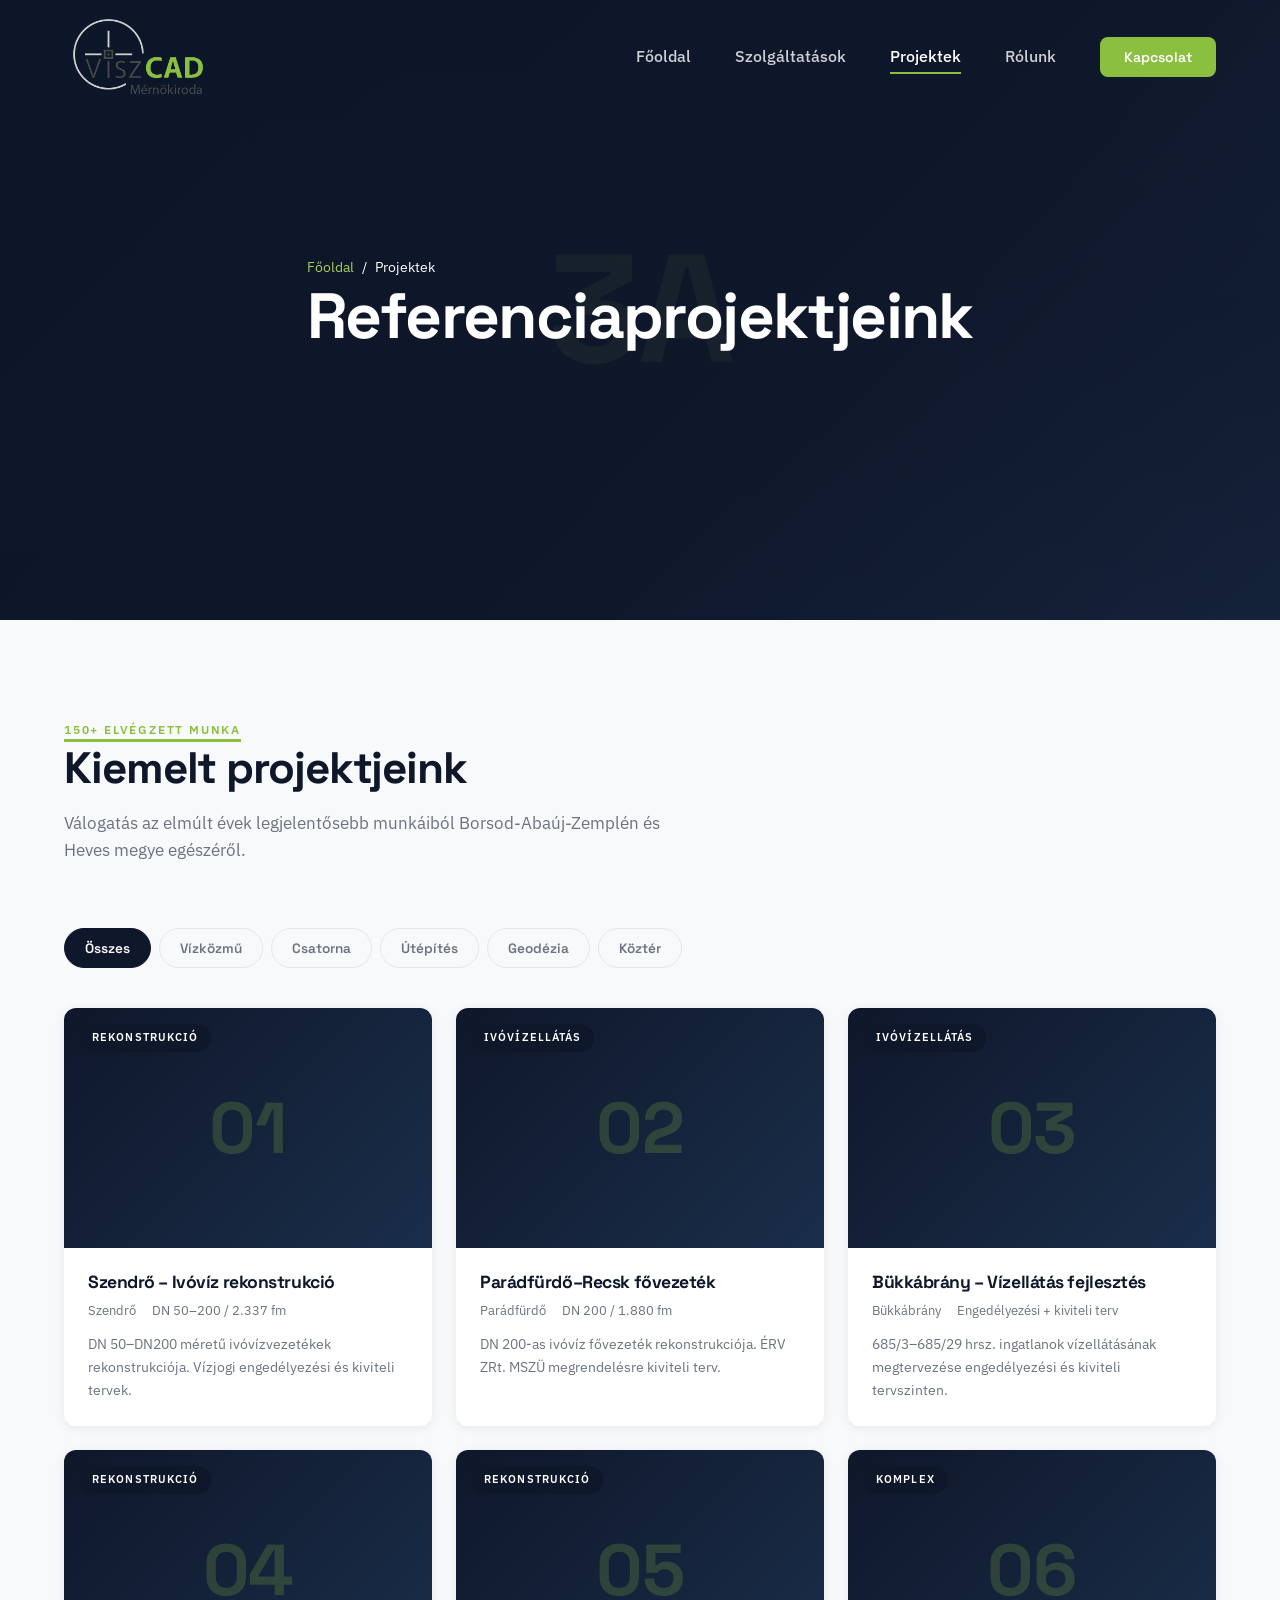
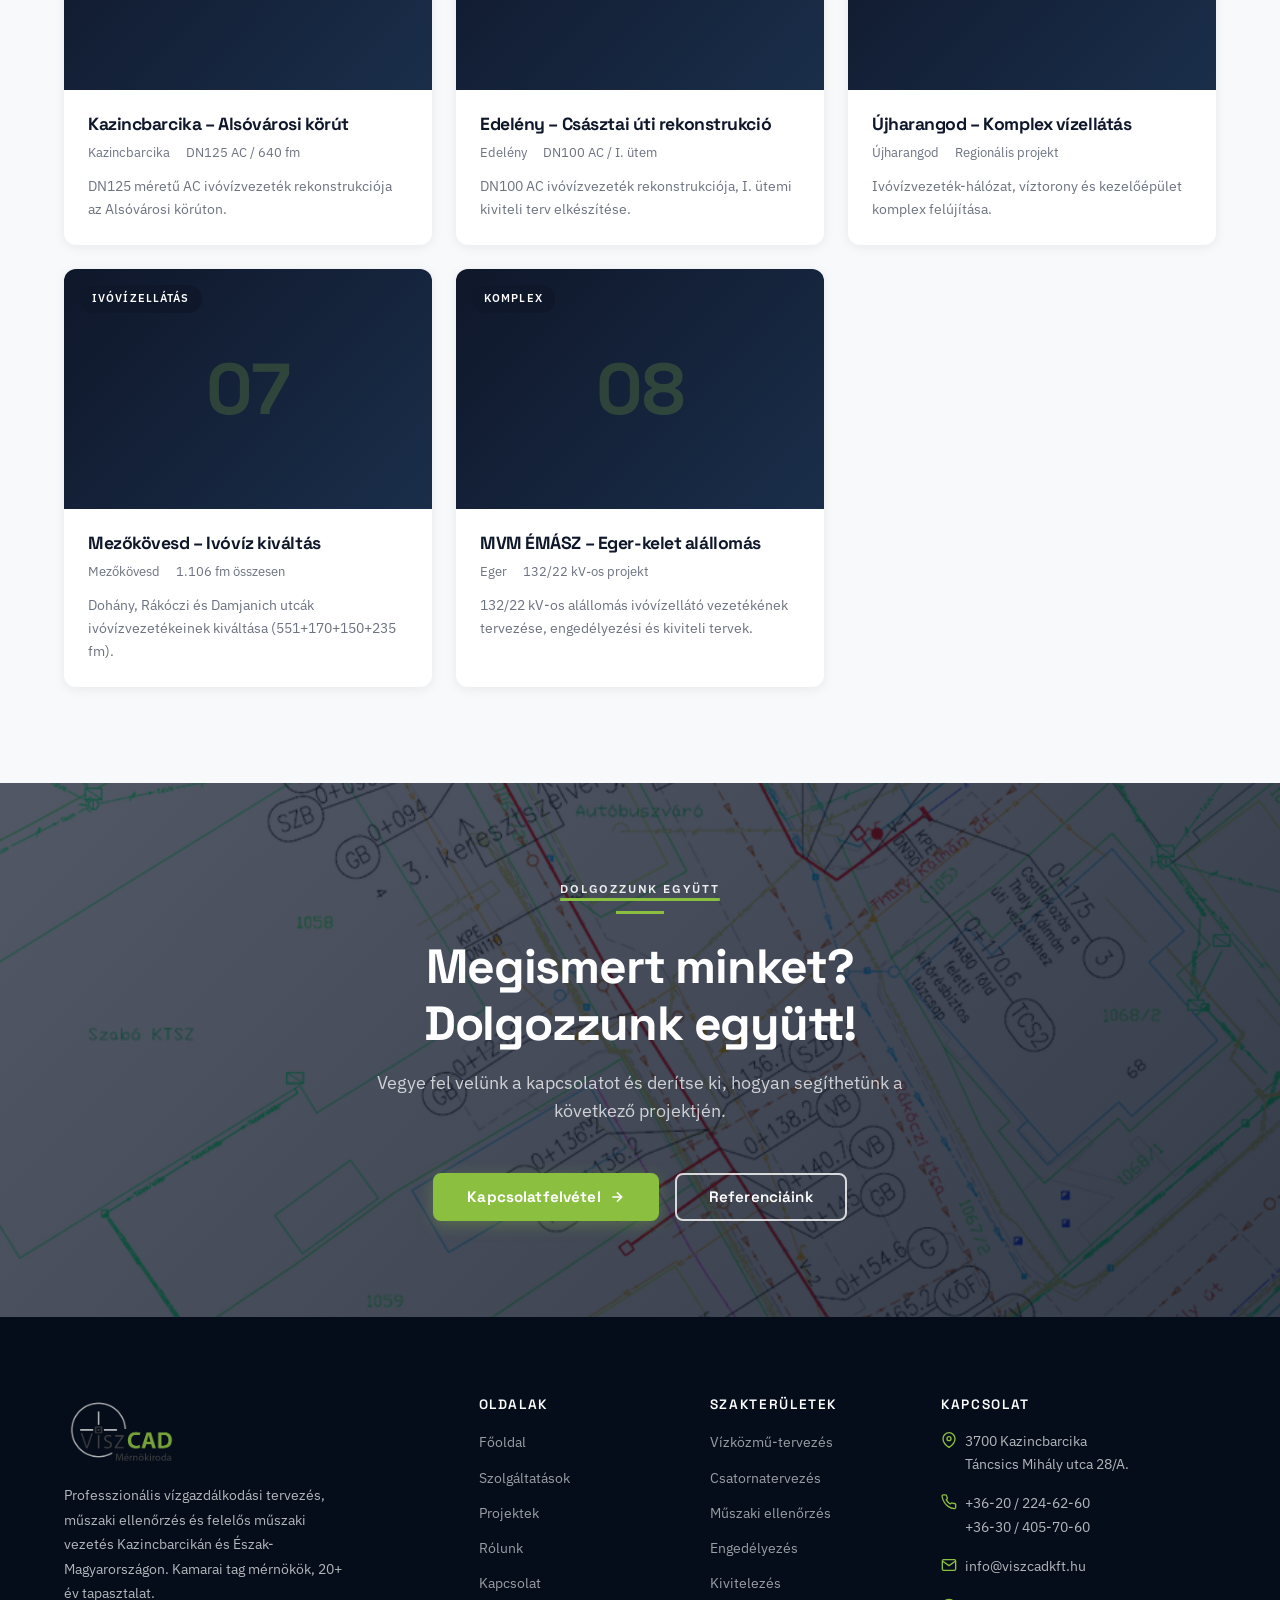
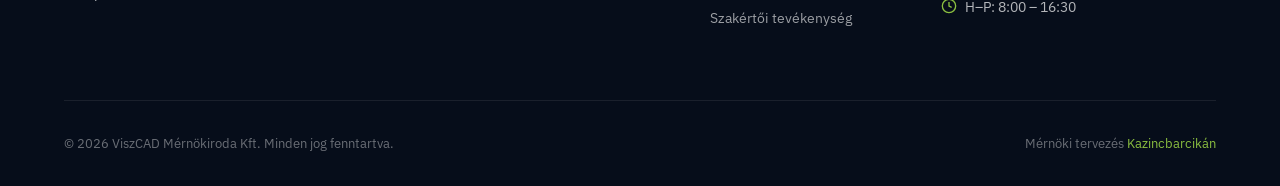
<file: projektek.html>
<!DOCTYPE html>
<html lang="hu">
<head>
  <meta charset="UTF-8">
  <meta name="viewport" content="width=device-width, initial-scale=1.0">
  <title>Referenciák – ViszCAD Mérnökiroda Projektjei</title>
  <meta name="description" content="ViszCAD referenciaprojektek: vízközmű, csatornázás, útépítés, geodézia és köztér-fejlesztés Kazincbarcikán és Észak-Magyarországon.">
  <meta property="og:title" content="Projektek – ViszCAD">
  <meta property="og:description" content="Referenciaprojektjeink: 150+ befejezett munka Borsod és Heves megye területén.">
  <meta property="og:type" content="website">
  <link rel="preconnect" href="https://fonts.googleapis.com">
  <link rel="preconnect" href="https://fonts.gstatic.com" crossorigin>
  <link href="https://fonts.googleapis.com/css2?family=Space+Grotesk:wght@300;400;500;600;700&family=IBM+Plex+Sans:wght@300;400;500;600&display=swap" rel="stylesheet">
  <link rel="stylesheet" href="css/style.css">
  <style>
    /* Filter bar */
    .filter-bar { display:flex; gap:0.5rem; flex-wrap:wrap; margin-bottom:2.5rem; }
    .filter-btn {
      height:40px; padding:0 1.25rem;
      background:transparent; border:1.5px solid var(--gray-mid);
      border-radius:var(--r-pill); font-family:'Space Grotesk',sans-serif;
      font-size:0.85rem; font-weight:600; color:var(--text-light);
      cursor:pointer; transition:all var(--t-med);
    }
    .filter-btn:hover, .filter-btn.active {
      background:var(--navy); border-color:var(--navy); color:var(--white);
    }
    /* Projects all grid */
    .proj-all-grid {
      display:grid; grid-template-columns:repeat(3,1fr); gap:1.5rem;
    }
    .proj-all-card {
      border-radius:var(--r-md); overflow:hidden;
      box-shadow:0 2px 12px rgba(0,0,0,0.07);
      transition:transform var(--t-med), box-shadow var(--t-med);
      background:var(--white);
    }
    .proj-all-card:hover { transform:translateY(-4px); box-shadow:0 16px 48px rgba(0,0,0,0.13); }
    .proj-all-img-wrap { position:relative; height:240px; overflow:hidden; }
    .proj-all-img-wrap img { width:100%; height:100%; object-fit:cover; transition:transform 0.55s ease; }
    .proj-all-card:hover .proj-all-img-wrap img { transform:scale(1.05); }
    .proj-all-img-wrap .proj-cat-badge {
      position:absolute; top:1rem; left:1rem;
      background:var(--navy); color:var(--white);
      font-family:'IBM Plex Sans',sans-serif; font-size:0.7rem; font-weight:600;
      letter-spacing:0.1em; text-transform:uppercase;
      padding:0.3rem 0.75rem; border-radius:var(--r-pill);
    }
    .proj-all-body { padding:1.5rem; }
    .proj-all-body h3 { font-size:1.1rem; color:var(--navy); margin-bottom:0.4rem; }
    .proj-all-body .proj-meta { font-size:0.82rem; color:var(--text-light); display:flex; gap:1rem; margin-bottom:0.75rem; }
    .proj-all-body p  { font-size:0.88rem; color:var(--text-light); line-height:1.65; }
    @media (max-width:1024px) { .proj-all-grid { grid-template-columns:repeat(2,1fr); } }
    @media (max-width:600px)  { .proj-all-grid { grid-template-columns:1fr; } }
  </style>
</head>
<body>

<nav class="nav" id="mainNav">
  <div class="container nav-inner">
    <a href="index.html" class="nav-logo"><img src="images/logo.png" alt="ViszCAD Mérnökiroda"></a>
    <div class="nav-links">
      <a href="index.html">Főoldal</a>
      <a href="szolgaltatasok.html">Szolgáltatások</a>
      <a href="projektek.html" class="active">Projektek</a>
      <a href="rolunk.html">Rólunk</a>
      <a href="kapcsolat.html" class="nav-cta">Kapcsolat</a>
    </div>
    <button class="nav-hamburger" id="hamburger" aria-label="Menü">
      <span></span><span></span><span></span>
    </button>
  </div>
</nav>

<div class="nav-mobile" id="mobileMenu">
  <a href="index.html" onclick="closeMobile()">Főoldal</a>
  <a href="szolgaltatasok.html" onclick="closeMobile()">Szolgáltatások</a>
  <a href="projektek.html" onclick="closeMobile()">Projektek</a>
  <a href="rolunk.html" onclick="closeMobile()">Rólunk</a>
  <a href="kapcsolat.html" onclick="closeMobile()">Kapcsolat</a>
</div>

<!-- PAGE HERO -->
<div class="page-hero">
  <div class="page-hero-bg" style="background:linear-gradient(135deg,#0a1628 0%,#0F172A 60%,#1a2e4a 100%);display:flex;align-items:center;justify-content:center"><span style="font-family:Space Grotesk,sans-serif;font-size:clamp(5rem,12vw,10rem);font-weight:800;color:rgba(139,191,64,0.18);letter-spacing:-0.02em;user-select:none">3A</span></div>
  <div class="page-hero-overlay"></div>
  <div class="container page-hero-content">
    <nav class="page-hero-breadcrumb" aria-label="Útvonal">
      <a href="index.html">Főoldal</a>
      <span>/</span>
      <span>Projektek</span>
    </nav>
    <h1>Referenciaprojektjeink</h1>
  </div>
</div>

<!-- PROJECTS SECTION -->
<section class="section-pad" style="background:var(--gray-bg)">
  <div class="container">
    <div class="section-header reveal">
      <span class="label">150+ elvégzett munka</span>
      <span class="line-accent"></span>
      <h2>Kiemelt projektjeink</h2>
      <p>Válogatás az elmúlt évek legjelentősebb munkáiból Borsod-Abaúj-Zemplén és Heves megye egészéről.</p>
    </div>

    <div class="filter-bar reveal">
      <button class="filter-btn active" data-filter="all">Összes</button>
      <button class="filter-btn" data-filter="vizkozmű">Vízközmű</button>
      <button class="filter-btn" data-filter="csatorna">Csatorna</button>
      <button class="filter-btn" data-filter="ut">Útépítés</button>
      <button class="filter-btn" data-filter="geodézia">Geodézia</button>
      <button class="filter-btn" data-filter="köztér">Köztér</button>
    </div>

    <div class="proj-all-grid" id="projGrid">

      <div class="proj-all-card reveal" data-cat="rekonstrukcio ivoviz">
        <div class="proj-all-img-wrap">
          <div style="width:100%;height:100%;background:linear-gradient(135deg,#0F172A 0%,#1a2e4a 100%);display:flex;align-items:center;justify-content:center"><span style="font-family:Space Grotesk,sans-serif;font-size:clamp(2.5rem,7vw,4.5rem);font-weight:800;color:rgba(139,191,64,0.22);letter-spacing:-0.02em;user-select:none">01</span></div>
          <span class="proj-cat-badge">Rekonstrukció</span>
        </div>
        <div class="proj-all-body">
          <h3>Szendrő – Ivóvíz rekonstrukció</h3>
          <div class="proj-meta"><span>Szendrő</span><span>DN 50–200 / 2.337 fm</span></div>
          <p>DN 50–DN200 méretű ivóvízvezetékek rekonstrukciója. Vízjogi engedélyezési és kiviteli tervek.</p>
        </div>
      </div>

      <div class="proj-all-card reveal" data-cat="rekonstrukcio ivoviz">
        <div class="proj-all-img-wrap">
          <div style="width:100%;height:100%;background:linear-gradient(135deg,#0F172A 0%,#1a2e4a 100%);display:flex;align-items:center;justify-content:center"><span style="font-family:Space Grotesk,sans-serif;font-size:clamp(2.5rem,7vw,4.5rem);font-weight:800;color:rgba(139,191,64,0.22);letter-spacing:-0.02em;user-select:none">02</span></div>
          <span class="proj-cat-badge">Ivóvízellátás</span>
        </div>
        <div class="proj-all-body">
          <h3>Parádfürdő–Recsk fővezeték</h3>
          <div class="proj-meta"><span>Parádfürdő</span><span>DN 200 / 1.880 fm</span></div>
          <p>DN 200-as ivóvíz fővezeték rekonstrukciója. ÉRV ZRt. MSZÜ megrendelésre kiviteli terv.</p>
        </div>
      </div>

      <div class="proj-all-card reveal" data-cat="ivoviz komplex">
        <div class="proj-all-img-wrap">
          <div style="width:100%;height:100%;background:linear-gradient(135deg,#0F172A 0%,#1a2e4a 100%);display:flex;align-items:center;justify-content:center"><span style="font-family:Space Grotesk,sans-serif;font-size:clamp(2.5rem,7vw,4.5rem);font-weight:800;color:rgba(139,191,64,0.22);letter-spacing:-0.02em;user-select:none">03</span></div>
          <span class="proj-cat-badge">Ivóvízellátás</span>
        </div>
        <div class="proj-all-body">
          <h3>Bükkábrány – Vízellátás fejlesztés</h3>
          <div class="proj-meta"><span>Bükkábrány</span><span>Engedélyezési + kiviteli terv</span></div>
          <p>685/3–685/29 hrsz. ingatlanok vízellátásának megtervezése engedélyezési és kiviteli tervszinten.</p>
        </div>
      </div>

      <div class="proj-all-card reveal" data-cat="rekonstrukcio ivoviz">
        <div class="proj-all-img-wrap">
          <div style="width:100%;height:100%;background:linear-gradient(135deg,#0F172A 0%,#1a2e4a 100%);display:flex;align-items:center;justify-content:center"><span style="font-family:Space Grotesk,sans-serif;font-size:clamp(2.5rem,7vw,4.5rem);font-weight:800;color:rgba(139,191,64,0.22);letter-spacing:-0.02em;user-select:none">04</span></div>
          <span class="proj-cat-badge">Rekonstrukció</span>
        </div>
        <div class="proj-all-body">
          <h3>Kazincbarcika – Alsóvárosi körút</h3>
          <div class="proj-meta"><span>Kazincbarcika</span><span>DN125 AC / 640 fm</span></div>
          <p>DN125 méretű AC ivóvízvezeték rekonstrukciója az Alsóvárosi körúton.</p>
        </div>
      </div>

      <div class="proj-all-card reveal" data-cat="rekonstrukcio ivoviz">
        <div class="proj-all-img-wrap">
          <div style="width:100%;height:100%;background:linear-gradient(135deg,#0F172A 0%,#1a2e4a 100%);display:flex;align-items:center;justify-content:center"><span style="font-family:Space Grotesk,sans-serif;font-size:clamp(2.5rem,7vw,4.5rem);font-weight:800;color:rgba(139,191,64,0.22);letter-spacing:-0.02em;user-select:none">05</span></div>
          <span class="proj-cat-badge">Rekonstrukció</span>
        </div>
        <div class="proj-all-body">
          <h3>Edelény – Császtai úti rekonstrukció</h3>
          <div class="proj-meta"><span>Edelény</span><span>DN100 AC / I. ütem</span></div>
          <p>DN100 AC ivóvízvezeték rekonstrukciója, I. ütemi kiviteli terv elkészítése.</p>
        </div>
      </div>

      <div class="proj-all-card reveal" data-cat="komplex ivoviz">
        <div class="proj-all-img-wrap">
          <div style="width:100%;height:100%;background:linear-gradient(135deg,#0F172A 0%,#1a2e4a 100%);display:flex;align-items:center;justify-content:center"><span style="font-family:Space Grotesk,sans-serif;font-size:clamp(2.5rem,7vw,4.5rem);font-weight:800;color:rgba(139,191,64,0.22);letter-spacing:-0.02em;user-select:none">06</span></div>
          <span class="proj-cat-badge">Komplex</span>
        </div>
        <div class="proj-all-body">
          <h3>Újharangod – Komplex vízellátás</h3>
          <div class="proj-meta"><span>Újharangod</span><span>Regionális projekt</span></div>
          <p>Ivóvízvezeték-hálózat, víztorony és kezelőépület komplex felújítása.</p>
        </div>
      </div>

      <div class="proj-all-card reveal" data-cat="rekonstrukcio ivoviz">
        <div class="proj-all-img-wrap">
          <div style="width:100%;height:100%;background:linear-gradient(135deg,#0F172A 0%,#1a2e4a 100%);display:flex;align-items:center;justify-content:center"><span style="font-family:Space Grotesk,sans-serif;font-size:clamp(2.5rem,7vw,4.5rem);font-weight:800;color:rgba(139,191,64,0.22);letter-spacing:-0.02em;user-select:none">07</span></div>
          <span class="proj-cat-badge">Ivóvízellátás</span>
        </div>
        <div class="proj-all-body">
          <h3>Mezőkövesd – Ivóvíz kiváltás</h3>
          <div class="proj-meta"><span>Mezőkövesd</span><span>1.106 fm összesen</span></div>
          <p>Dohány, Rákóczi és Damjanich utcák ivóvízvezetékeinek kiváltása (551+170+150+235 fm).</p>
        </div>
      </div>

      <div class="proj-all-card reveal" data-cat="komplex">
        <div class="proj-all-img-wrap">
          <div style="width:100%;height:100%;background:linear-gradient(135deg,#0F172A 0%,#1a2e4a 100%);display:flex;align-items:center;justify-content:center"><span style="font-family:Space Grotesk,sans-serif;font-size:clamp(2.5rem,7vw,4.5rem);font-weight:800;color:rgba(139,191,64,0.22);letter-spacing:-0.02em;user-select:none">08</span></div>
          <span class="proj-cat-badge">Komplex</span>
        </div>
        <div class="proj-all-body">
          <h3>MVM ÉMÁSZ – Eger-kelet alállomás</h3>
          <div class="proj-meta"><span>Eger</span><span>132/22 kV-os projekt</span></div>
          <p>132/22 kV-os alállomás ivóvízellátó vezetékének tervezése, engedélyezési és kiviteli tervek.</p>
        </div>
      </div>

    </div>
  </div>
</section>

<!-- CTA BAND -->
<section class="cta-band">
  <div class="cta-band-bg"></div>
  <div class="cta-band-overlay"></div>
  <div class="container">
    <div class="cta-band-content reveal">
      <span class="label" style="display:block;margin-bottom:0.75rem;color:rgba(255,255,255,0.9)">Dolgozzunk együtt</span>
      <span class="line-accent" style="display:block;margin:0 auto 1.5rem;background:var(--primary)"></span>
      <h2 style="color:#fff">Megismert minket?<br>Dolgozzunk együtt!</h2>
      <p>Vegye fel velünk a kapcsolatot és derítse ki, hogyan segíthetünk a következő projektjén.</p>
      <div class="cta-band-actions">
        <a href="kapcsolat.html" class="btn btn-cta-orange">
          Kapcsolatfelvétel
          <svg width="16" height="16" viewBox="0 0 24 24" fill="none" stroke="currentColor" stroke-width="2.5"><path d="M5 12h14M12 5l7 7-7 7"/></svg>
        </a>
        <a href="projektek.html" class="btn btn-outline">Referenciáink</a>
      </div>
    </div>
  </div>
</section>

<footer class="footer">
  <div class="container">
    <div class="footer-grid">

      <div class="footer-brand">
        <div class="footer-logo">
          <img src="images/logo.png" alt="ViszCAD Mérnökiroda">
        </div>
        <p>Professzionális vízgazdálkodási tervezés, műszaki ellenőrzés és felelős műszaki vezetés Kazincbarcikán és Észak-Magyarországon. Kamarai tag mérnökök, 20+ év tapasztalat.</p>
      </div>

      <div class="footer-col">
        <h4>Oldalak</h4>
        <ul>
          <li><a href="index.html">Főoldal</a></li>
          <li><a href="szolgaltatasok.html">Szolgáltatások</a></li>
          <li><a href="projektek.html">Projektek</a></li>
          <li><a href="rolunk.html">Rólunk</a></li>
          <li><a href="kapcsolat.html">Kapcsolat</a></li>
        </ul>
      </div>

      <div class="footer-col">
        <h4>Szakterületek</h4>
        <ul>
          <li><a href="szolgaltatasok.html">Vízközmű-tervezés</a></li>
          <li><a href="szolgaltatasok.html">Csatornatervezés</a></li>
          <li><a href="szolgaltatasok.html">Műszaki ellenőrzés</a></li>
          <li><a href="szolgaltatasok.html">Engedélyezés</a></li>
          <li><a href="szolgaltatasok.html">Kivitelezés</a></li>
          <li><a href="szolgaltatasok.html">Szakértői tevékenység</a></li>
        </ul>
      </div>

      <div class="footer-col">
        <h4>Kapcsolat</h4>
        <div class="footer-contact-item">
          <span class="footer-contact-icon"><svg width="16" height="16" viewBox="0 0 24 24" fill="none" stroke="currentColor" stroke-width="2"><path d="M21 10c0 7-9 13-9 13s-9-6-9-13a9 9 0 0 1 18 0z"/><circle cx="12" cy="10" r="3"/></svg></span>
          <span>3700 Kazincbarcika<br>Táncsics Mihály utca 28/A.</span>
        </div>
        <div class="footer-contact-item">
          <span class="footer-contact-icon"><svg width="16" height="16" viewBox="0 0 24 24" fill="none" stroke="currentColor" stroke-width="2"><path d="M22 16.92v3a2 2 0 0 1-2.18 2 19.79 19.79 0 0 1-8.63-3.07A19.5 19.5 0 0 1 4.68 12 19.79 19.79 0 0 1 1.61 3.42 2 2 0 0 1 3.6 1.24h3a2 2 0 0 1 2 1.72c.127.96.361 1.903.7 2.81a2 2 0 0 1-.45 2.11L7.91 8.91a16 16 0 0 0 6.08 6.08l.96-.96a2 2 0 0 1 2.11-.45c.907.339 1.85.573 2.81.7A2 2 0 0 1 22 16.92z"/></svg></span>
          <span><a href="tel:+36202246260">+36-20 / 224-62-60</a><br><a href="tel:+36304057060">+36-30 / 405-70-60</a></span>
        </div>
        <div class="footer-contact-item">
          <span class="footer-contact-icon"><svg width="16" height="16" viewBox="0 0 24 24" fill="none" stroke="currentColor" stroke-width="2"><path d="M4 4h16c1.1 0 2 .9 2 2v12c0 1.1-.9 2-2 2H4c-1.1 0-2-.9-2-2V6c0-1.1.9-2 2-2z"/><polyline points="22,6 12,13 2,6"/></svg></span>
          <a href="mailto:info@viszcadkft.hu">info@viszcadkft.hu</a>
        </div>
        <div class="footer-contact-item">
          <span class="footer-contact-icon"><svg width="16" height="16" viewBox="0 0 24 24" fill="none" stroke="currentColor" stroke-width="2"><circle cx="12" cy="12" r="10"/><polyline points="12 6 12 12 16 14"/></svg></span>
          <span>H–P: 8:00 – 16:30</span>
        </div>
      </div>

    </div>
    <div class="footer-bottom">
      <span>© 2026 ViszCAD Mérnökiroda Kft. Minden jog fenntartva.</span>
      <span>Mérnöki tervezés <a href="kapcsolat.html">Kazincbarcikán</a></span>
    </div>
  </div>
</footer>

<script src="js/main.js"></script>
</body>
</html>
</file>
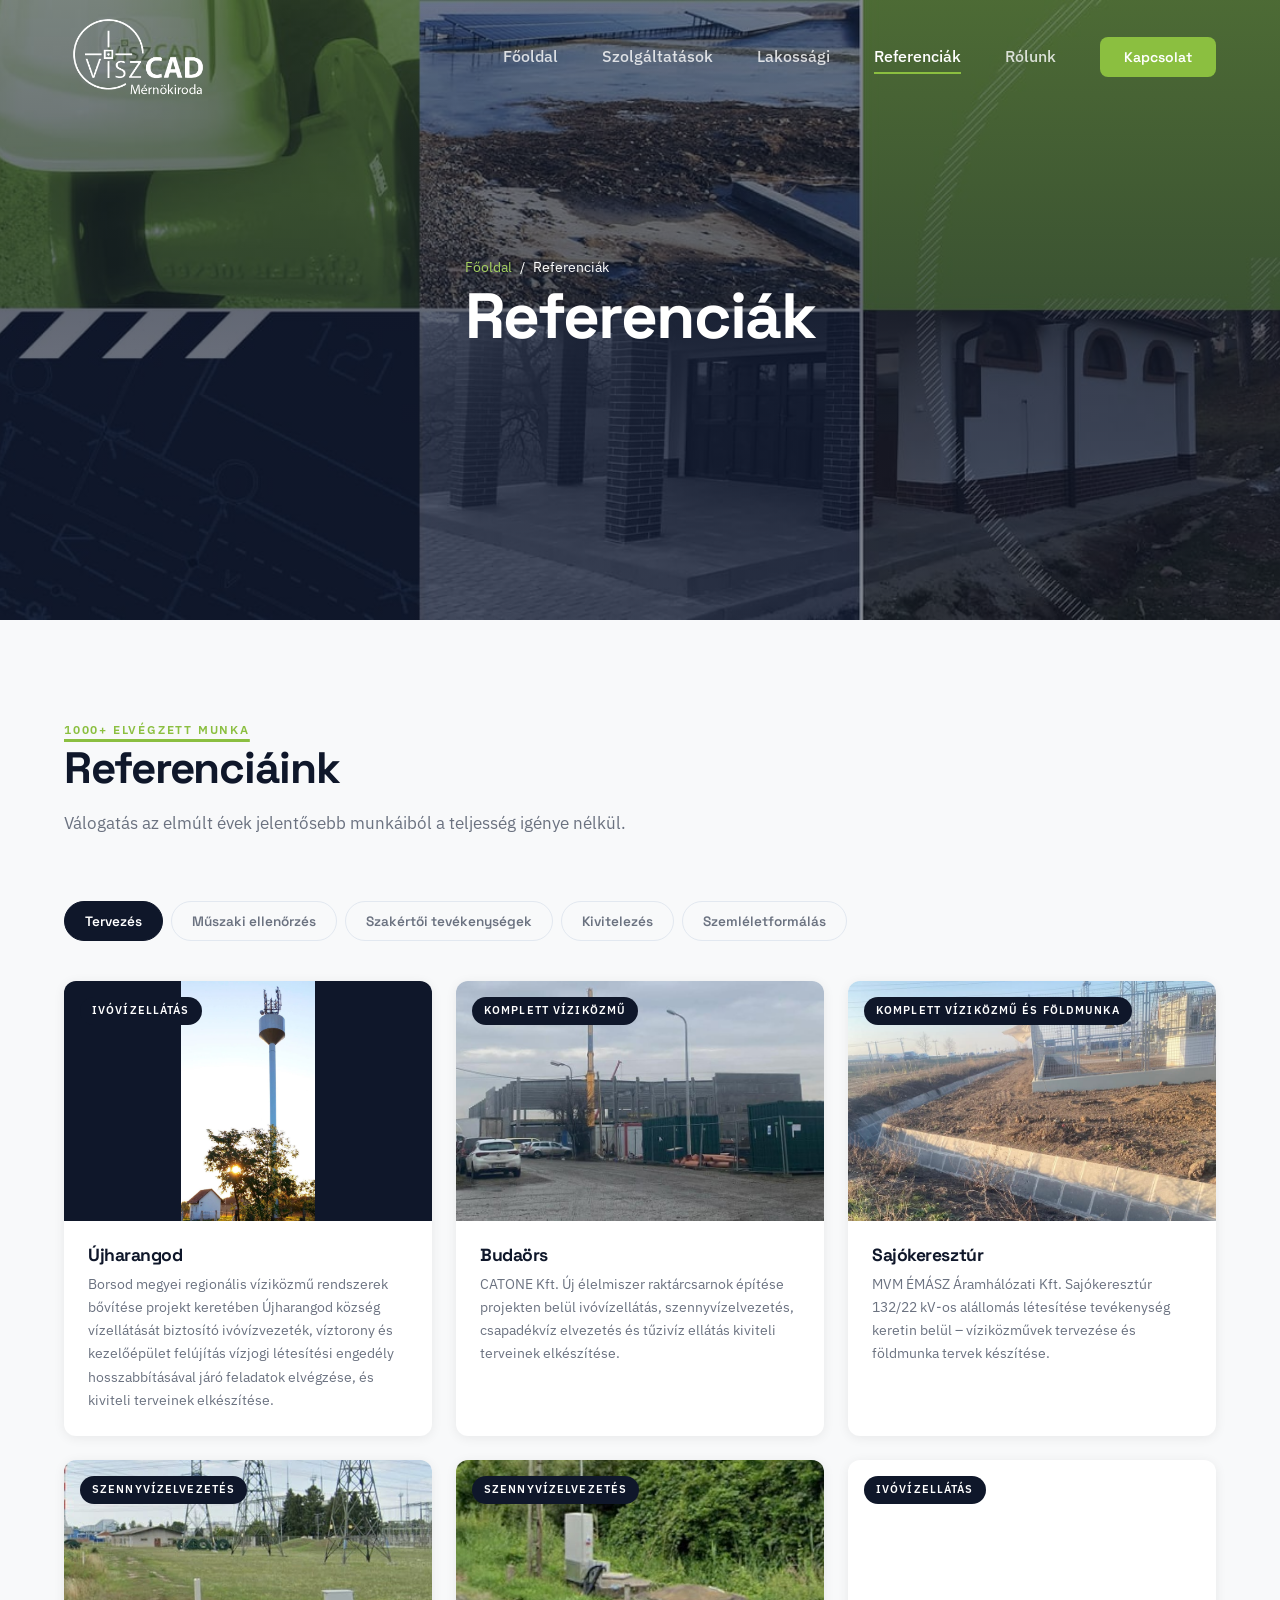
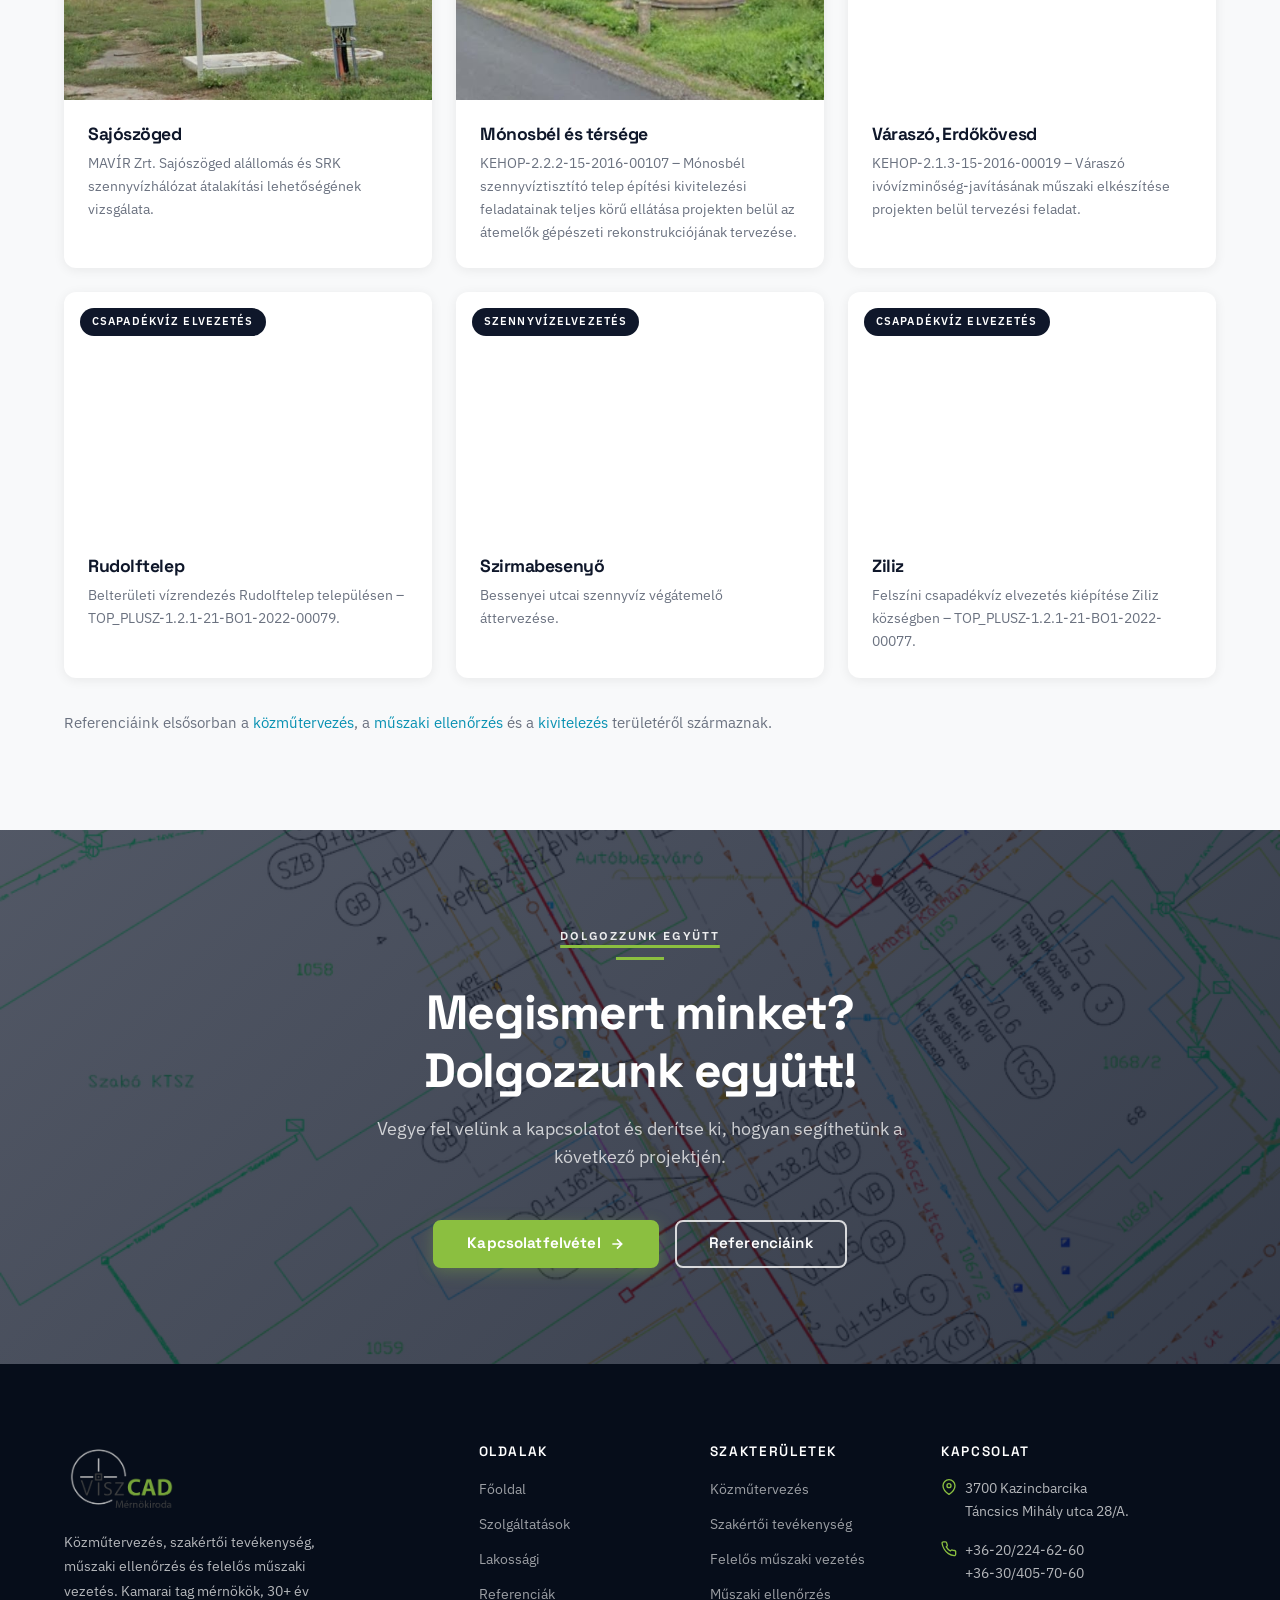
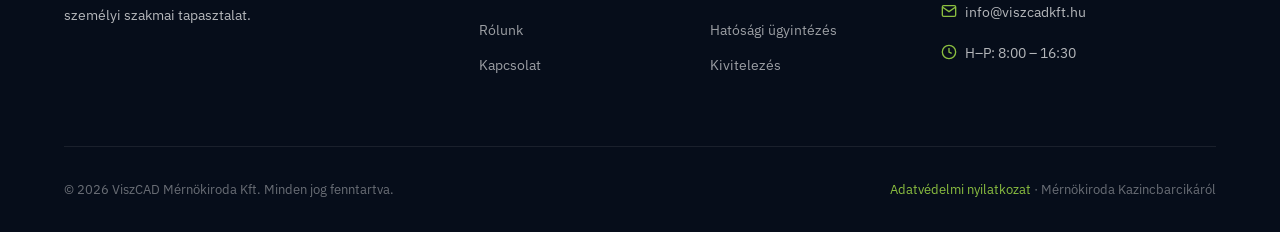
<file: referenciak.html>
<!DOCTYPE html>
<html lang="hu">
<head>
  <meta charset="UTF-8">
  <link rel="preload" as="image" href="images/hero/3A.jpg" fetchpriority="high">
  <meta name="viewport" content="width=device-width, initial-scale=1.0">
  <title>Mérnöki Referenciák Kazincbarcika | ViszCAD Mérnökiroda</title>
  <meta name="description" content="ViszCAD Mérnökiroda elvégzett projektjei: közműtervezés, műszaki ellenőrzés és kivitelezés Borsod-Abaúj-Zemplén megyében és egész Észak-Magyarországon.">
  <meta name="keywords" content="mérnöki referenciák, közműtervezés projektek, Borsod-Abaúj-Zemplén, ViszCAD referenciák">
  <link rel="canonical" href="https://viszcadkft.hu/referenciak.html">
  <link rel="alternate" hreflang="hu" href="https://viszcadkft.hu/referenciak.html">
  <link rel="alternate" hreflang="x-default" href="https://viszcadkft.hu/">
  <meta http-equiv="content-language" content="hu">
  <meta property="og:type" content="website">
  <meta property="og:site_name" content="ViszCAD Mérnökiroda">
  <meta property="og:title" content="Referenciák – Elvégzett Mérnöki Projektek | ViszCAD Mérnökiroda">
  <meta property="og:description" content="ViszCAD Mérnökiroda elvégzett projektjei: közműtervezés, műszaki ellenőrzés és kivitelezés Borsod-Abaúj-Zemplén megyében és egész Észak-Magyarországon.">
  <meta property="og:url" content="https://viszcadkft.hu/referenciak.html">
  <meta property="og:image" content="https://viszcadkft.hu/images/logo.png">
  <meta property="og:locale" content="hu_HU">
  <meta name="twitter:card" content="summary">
  <meta name="twitter:title" content="Referenciák – Elvégzett Mérnöki Projektek | ViszCAD Mérnökiroda">
  <meta name="twitter:description" content="ViszCAD Mérnökiroda elvégzett projektjei: közműtervezés, műszaki ellenőrzés és kivitelezés Borsod-Abaúj-Zemplén megyében és egész Észak-Magyarországon.">
  <link rel="preconnect" href="https://fonts.googleapis.com">
  <link rel="preconnect" href="https://fonts.gstatic.com" crossorigin>
  <link href="https://fonts.googleapis.com/css2?family=Space+Grotesk:wght@300;400;500;600;700&family=IBM+Plex+Sans:wght@300;400;500;600&display=swap" rel="stylesheet">
  <link rel="stylesheet" href="css/style.css?v=6">
  <script type="application/ld+json">
  {
    "@context": "https://schema.org",
    "@type": "CollectionPage",
    "name": "Referenciák – ViszCAD Mérnökiroda",
    "url": "https://viszcadkft.hu/referenciak.html",
    "description": "ViszCAD Mérnökiroda elvégzett mérnöki projektjeinek gyűjteménye.",
    "about": {"@type": "Organization", "@id": "https://viszcadkft.hu/#business"}
  }
  </script>
  <style>
    /* Filter bar */
    .filter-bar { display:flex; gap:0.5rem; flex-wrap:wrap; margin-bottom:2.5rem; }
    .filter-btn {
      height:40px; padding:0 1.25rem;
      background:transparent; border:1.5px solid var(--gray-mid);
      border-radius:var(--r-pill); font-family:'Space Grotesk',sans-serif;
      font-size:0.85rem; font-weight:600; color:var(--text-light);
      cursor:pointer; transition:all var(--t-med);
    }
    .filter-btn:hover, .filter-btn.active {
      background:var(--navy); border-color:var(--navy); color:var(--white);
    }
    /* Projects all grid */
    .proj-all-grid {
      display:grid; grid-template-columns:repeat(3,1fr); gap:1.5rem;
    }
    .proj-all-card {
      border-radius:var(--r-md); overflow:hidden;
      box-shadow:0 2px 12px rgba(0,0,0,0.07);
      transition:transform var(--t-med), box-shadow var(--t-med);
      background:var(--white);
    }
    .proj-all-card:hover { transform:translateY(-4px); box-shadow:0 16px 48px rgba(0,0,0,0.13); }
    .proj-all-img-wrap { position:relative; height:240px; overflow:hidden; }
    .proj-all-img-wrap img { width:100%; height:100%; object-fit:cover; transition:transform 0.55s ease; }
    .proj-all-card:hover .proj-all-img-wrap img { transform:scale(1.05); }
    .proj-all-img-wrap .proj-cat-badge {
      position:absolute; top:1rem; left:1rem;
      background:var(--navy); color:var(--white);
      font-family:'IBM Plex Sans',sans-serif; font-size:0.7rem; font-weight:600;
      letter-spacing:0.1em; text-transform:uppercase;
      padding:0.3rem 0.75rem; border-radius:var(--r-pill);
    }
    .proj-all-body { padding:1.5rem; }
    .proj-all-body h3 { font-size:1.1rem; color:var(--navy); margin-bottom:0.4rem; }
    .proj-all-body .proj-meta { font-size:0.82rem; color:var(--text-light); display:flex; gap:1rem; margin-bottom:0.75rem; }
    .proj-all-body p  { font-size:0.88rem; color:var(--text-light); line-height:1.65; }
    @media (max-width:1024px) { .proj-all-grid { grid-template-columns:repeat(2,1fr); } }
    @media (max-width:600px)  { .proj-all-grid { grid-template-columns:1fr; } }
  </style>
</head>
<body>

<nav class="nav" id="mainNav">
  <div class="container nav-inner">
    <a href="index.html" class="nav-logo"><img src="images/logo-white.png" alt="ViszCAD Mérnökiroda"></a>
    <div class="nav-links">
      <a href="index.html">Főoldal</a>
      <a href="szolgaltatasok.html">Szolgáltatások</a>
      <a href="lakossagi.html">Lakossági</a>
      <a href="referenciak.html" class="active">Referenciák</a>
      <a href="rolunk.html">Rólunk</a>
      <a href="kapcsolat.html" class="nav-cta">Kapcsolat</a>
    </div>
    <button class="nav-hamburger" id="hamburger" aria-label="Menü">
      <span></span><span></span><span></span>
    </button>
  </div>
</nav>
<div class="nav-mobile" id="mobileMenu">
  <a href="index.html" onclick="closeMobile()">Főoldal</a>
  <a href="szolgaltatasok.html" onclick="closeMobile()">Szolgáltatások</a>
  <a href="lakossagi.html" onclick="closeMobile()">Lakossági</a>
  <a href="referenciak.html" onclick="closeMobile()">Referenciák</a>
  <a href="rolunk.html" onclick="closeMobile()">Rólunk</a>
  <a href="kapcsolat.html" onclick="closeMobile()" class="nav-cta">Kapcsolat</a>
</div>

<!-- PAGE HERO -->
<div class="page-hero">
  <div class="page-hero-bg" style="background-image:url('images/hero/3A.jpg');background-size:cover;background-position:center"></div>
  <div class="page-hero-overlay"></div>
  <div class="container page-hero-content">
    <nav class="page-hero-breadcrumb" aria-label="Útvonal">
      <a href="index.html">Főoldal</a>
      <span>/</span>
      <span>Referenciák</span>
    </nav>
    <h1>Referenciák</h1>
  </div>
</div>

<!-- PROJECTS SECTION -->
<section class="section-pad" style="background:var(--gray-bg)">
  <div class="container">
        <div class="section-header reveal">
      <span class="label">1000+ elvégzett munka</span>
      <span class="line-accent"></span>
      <h2>Referenciáink</h2>
      <p>Válogatás az elmúlt évek jelentősebb munkáiból a teljesség igénye nélkül.</p>
    </div>

    <div class="filter-bar reveal">
      <button class="filter-btn active" data-filter="tervezes">Tervezés</button>
      <button class="filter-btn" data-filter="muszaki-ellenorzes">Műszaki ellenőrzés</button>
      <button class="filter-btn" data-filter="szakertoi">Szakértői tevékenységek</button>
      <button class="filter-btn" data-filter="kivitelezes">Kivitelezés</button>
      <button class="filter-btn" data-filter="szemleletformalas">Szemléletformálás</button>
    </div>

    <div class="proj-all-grid" id="projGrid">
      <div class="proj-all-card reveal" data-cat="tervezes">
        <div class="proj-all-img-wrap">
          <img src="images/projects/uh.jpg" alt="Újharangod közműtervezési projekt – ViszCAD Mérnökiroda" loading="lazy" decoding="async" style="width:100%;height:100%;object-fit:contain;background:#0F172A">
          <span class="proj-cat-badge">Ivóvízellátás</span>
        </div>
        <div class="proj-all-body">
          <h3>Újharangod</h3>
          <p>Borsod megyei regionális víziközmű rendszerek bővítése projekt keretében Újharangod község vízellátását biztosító ivóvízvezeték, víztorony és kezelőépület felújítás vízjogi létesítési engedély hosszabbításával járó feladatok elvégzése, és kiviteli terveinek elkészítése.</p>
        </div>
      </div>
      <div class="proj-all-card reveal" data-cat="muszaki-ellenorzes">
        <div class="proj-all-img-wrap">
          <img src="images/projects/eg.JPEG" alt="Bánhorváti egészségügyi infrastruktúra projekt – ViszCAD Mérnökiroda" loading="lazy" decoding="async">
          <span class="proj-cat-badge">Magasépítés</span>
        </div>
        <div class="proj-all-body">
          <h3>Bánhorváti</h3>
          <p>Egészségügyi infrastruktúra fejlesztése Bánhorvátiban - TOP_PLUSZ-3.3.2-21-BO1-2022-00010</p>
        </div>
      </div>
      <div class="proj-all-card reveal" data-cat="tervezes">
        <div class="proj-all-img-wrap">
          <img src="images/projects/catone.jpg" alt="Budaörs komplett víziközmű tervezési projekt – ViszCAD Mérnökiroda" loading="lazy" decoding="async">
          <span class="proj-cat-badge">Komplett víziközmű</span>
        </div>
        <div class="proj-all-body">
          <h3>Budaörs</h3>
          <p>CATONE Kft. Új élelmiszer raktárcsarnok építése projekten belül ivóvízellátás, szennyvízelvezetés, csapadékvíz elvezetés és tűzivíz ellátás kiviteli terveinek elkészítése.</p>
        </div>
      </div>
      <div class="proj-all-card reveal" data-cat="kivitelezes">
        <div class="proj-all-img-wrap">
          <img src="images/projects/orm.jpg" alt="Ormosbánya vízellátás kivitelezési projekt – ViszCAD Mérnökiroda" loading="lazy" decoding="async">
          <span class="proj-cat-badge">Vízellátás, szennyvízelvezetés</span>
        </div>
        <div class="proj-all-body">
          <h3>Ormosbánya</h3>
          <p>Észak-Borsodi Integrált Szociális Intézmény Ormosbányai Otthona vízellátás és szennyvízelvezetés átépítése.</p>
        </div>
      </div>
      <div class="proj-all-card reveal" data-cat="tervezes">
        <div class="proj-all-img-wrap">
          <img src="images/projects/súr.jpg" alt="Sajókeresztúr víziközmű tervezési projekt – ViszCAD Mérnökiroda" loading="lazy" decoding="async">
          <span class="proj-cat-badge">Komplett víziközmű és földmunka</span>
        </div>
        <div class="proj-all-body">
          <h3>Sajókeresztúr</h3>
          <p>MVM ÉMÁSZ Áramhálózati Kft. Sajókeresztúr 132/22 kV-os alállomás létesítése tevékenység keretin belül – víziközművek tervezése és földmunka tervek készítése.</p>
        </div>
      </div>
      <div class="proj-all-card reveal" data-cat="muszaki-ellenorzes">
        <div class="proj-all-img-wrap">
          <img src="images/projects/bal.JPEG" alt="Balaton ivóvízellátás műszaki ellenőrzési projekt – ViszCAD Mérnökiroda" loading="lazy" decoding="async">
          <span class="proj-cat-badge">Ivóvízellátás</span>
        </div>
        <div class="proj-all-body">
          <h3>Balaton</h3>
          <p>Szilvásvárad 2×1000 m³ – Borsodnádasd DN300 acél szállító fővezeték rekonstrukciója 333,4 fm hosszon.</p>
        </div>
      </div>
      <div class="proj-all-card reveal" data-cat="szemleletformalas">
        <div class="proj-all-img-wrap">
          <img src="images/projects/Fót.jpg" alt="Fót belterületi vízrendezési projekt – ViszCAD Mérnökiroda" loading="lazy" decoding="async">
          <span class="proj-cat-badge">Kiadvány</span>
        </div>
        <div class="proj-all-body">
          <h3>Fót</h3>
          <p>Belterületi vízrendezés Fóton a József Attila utcán és térségében – TOP_PLUSZ-1.2.1-21-PT1-2022-00024.</p>
        </div>
      </div>
      <div class="proj-all-card reveal" data-cat="tervezes">
        <div class="proj-all-img-wrap">
          <img src="images/projects/sszögkiv.jpg" alt="Sajószöged szennyvízhálózat tervezési projekt – ViszCAD Mérnökiroda" loading="lazy" decoding="async">
          <span class="proj-cat-badge">Szennyvízelvezetés</span>
        </div>
        <div class="proj-all-body">
          <h3>Sajószöged</h3>
          <p>MAVÍR Zrt. Sajószöged alállomás és SRK szennyvízhálózat átalakítási lehetőségének vizsgálata.</p>
        </div>
      </div>
      <div class="proj-all-card reveal" data-cat="muszaki-ellenorzes">
        <div class="proj-all-img-wrap">
          <img src="images/projects/csap.JPEG" alt="Bánhorváti csapadékvíz-elvezetési projekt – ViszCAD Mérnökiroda" loading="lazy" decoding="async">
          <span class="proj-cat-badge">Csapadékvíz elvezetés</span>
        </div>
        <div class="proj-all-body">
          <h3>Bánhorváti</h3>
          <p>TOP-2.1.3-16-BO1-2021-00113 – Környezetvédelmi fejlesztés Bánhorvátiban, műszaki ellenőrzés.</p>
        </div>
      </div>
      <div class="proj-all-card reveal" data-cat="kivitelezes">
        <div class="proj-all-img-wrap">
          <img src="images/projects/kbL.JPEG" alt="Kazincbarcika ivóvízezeték kivitelezési projekt – ViszCAD Mérnökiroda" loading="lazy" decoding="async">
          <span class="proj-cat-badge">Vízellátás</span>
        </div>
        <div class="proj-all-body">
          <h3>Kazincbarcika</h3>
          <p>Kazincbarcika Mátyás király u. – Pollack Mihály u. keresztezés átépítése. V-1, V-2 jelű ivóvízvezetékek kiváltása.</p>
        </div>
      </div>
      <div class="proj-all-card reveal" data-cat="tervezes">
        <div class="proj-all-img-wrap">
          <img src="images/projects/mbsz.jpg" alt="Mónosbél szennyvíztisztító tervezési projekt – ViszCAD Mérnökiroda" loading="lazy" decoding="async">
          <span class="proj-cat-badge">Szennyvízelvezetés</span>
        </div>
        <div class="proj-all-body">
          <h3>Mónosbél és térsége</h3>
          <p>KEHOP-2.2.2-15-2016-00107 – Mónosbél szennyvíztisztító telep építési kivitelezési feladatainak teljes körű ellátása projekten belül az átemelők gépészeti rekonstrukciójának tervezése.</p>
        </div>
      </div>
      <div class="proj-all-card reveal" data-cat="szakertoi">
        <div class="proj-all-img-wrap">
          <img src="images/projects/sszög.jpg" alt="Sajószöged szennyvízhálózat szakértői projekt – ViszCAD Mérnökiroda" loading="lazy" decoding="async">
          <span class="proj-cat-badge">Szennyvízelvezetés</span>
        </div>
        <div class="proj-all-body">
          <h3>Sajószöged</h3>
          <p>MAVÍR Zrt. Sajószöged alállomás és SRK szennyvízhálózat átalakítási lehetőségének vizsgálata.</p>
        </div>
      </div>
      <div class="proj-all-card reveal" data-cat="tervezes">
        <div class="proj-all-img-wrap">
          <img src="images/projects/vár.jpg" alt="Váraszó ivóvízminőség-javítási tervezési projekt – ViszCAD Mérnökiroda" loading="lazy" decoding="async">
          <span class="proj-cat-badge">Ivóvízellátás</span>
        </div>
        <div class="proj-all-body">
          <h3>Váraszó, Erdőkövesd</h3>
          <p>KEHOP-2.1.3-15-2016-00019 – Váraszó ivóvízminőség-javításának műszaki elkészítése projekten belül tervezési feladat.</p>
        </div>
      </div>
      <div class="proj-all-card reveal" data-cat="muszaki-ellenorzes">
        <div class="proj-all-img-wrap">
          <img src="images/projects/takú.JPEG" alt="Taktabáj útfelújítási műszaki ellenőrzési projekt – ViszCAD Mérnökiroda" loading="lazy" decoding="async">
          <span class="proj-cat-badge">Útépítés</span>
        </div>
        <div class="proj-all-body">
          <h3>Taktabáj</h3>
          <p>Taktabáj, Petőfi utca, 194 és 188 hrsz., útfelújítás.</p>
        </div>
      </div>
      <div class="proj-all-card reveal" data-cat="szemleletformalas">
        <div class="proj-all-img-wrap">
          <img src="images/projects/szemlmk.jpg" alt="Mezőkeresztes belterületi vízrendezési projekt – ViszCAD Mérnökiroda" loading="lazy" decoding="async">
          <span class="proj-cat-badge">Kiadvány, előadások</span>
        </div>
        <div class="proj-all-body">
          <h3>Mezőkeresztes, Mezőnagymihály, Ároktő</h3>
          <p>TOP_PLUSZ-1.2.1-21-BO1-2022-00100 – Belterületi vízrendezés folytatása a három településen.</p>
        </div>
      </div>
      <div class="proj-all-card reveal" data-cat="tervezes">
        <div class="proj-all-img-wrap">
          <img src="images/projects/rudolf.jpg" alt="Rudolftelep belterületi vízrendezési tervezési projekt – ViszCAD Mérnökiroda" loading="lazy" decoding="async">
          <span class="proj-cat-badge">Csapadékvíz elvezetés</span>
        </div>
        <div class="proj-all-body">
          <h3>Rudolftelep</h3>
          <p>Belterületi vízrendezés Rudolftelep településen – TOP_PLUSZ-1.2.1-21-BO1-2022-00079.</p>
        </div>
      </div>
      <div class="proj-all-card reveal" data-cat="muszaki-ellenorzes">
        <div class="proj-all-img-wrap">
          <img src="images/projects/rud.JPEG" alt="Rudabánya ivóvíztároló felújítási projekt – ViszCAD Mérnökiroda" loading="lazy" decoding="async">
          <span class="proj-cat-badge">Ivóvízellátás</span>
        </div>
        <div class="proj-all-body">
          <h3>Rudabánya</h3>
          <p>Rudabánya ivóvíz tároló medence gépészeti és villamos felújítás.</p>
        </div>
      </div>
      <div class="proj-all-card reveal" data-cat="kivitelezes">
        <div class="proj-all-img-wrap">
          <img src="images/projects/báncs.jpg" alt="Bánhorváti csapadékvíz-elvezető csatorna projekt – ViszCAD Mérnökiroda" loading="lazy" decoding="async">
          <span class="proj-cat-badge">Csapadékvíz elvezetés</span>
        </div>
        <div class="proj-all-body">
          <h3>Bánhorváti</h3>
          <p>TOP_PLUSZ-3.3.2-21-BO1-2022-00010 projekthez kapcsolódó belső csapadékvíz-elvezető csatorna építése.</p>
        </div>
      </div>
      <div class="proj-all-card reveal" data-cat="tervezes">
        <div class="proj-all-img-wrap">
          <img src="images/projects/szbá.jpg" alt="Szirmabesenyő szennyvíz átemelő tervezési projekt – ViszCAD Mérnökiroda" loading="lazy" decoding="async">
          <span class="proj-cat-badge">Szennyvízelvezetés</span>
        </div>
        <div class="proj-all-body">
          <h3>Szirmabesenyő</h3>
          <p>Bessenyei utcai szennyvíz végátemelő áttervezése.</p>
        </div>
      </div>
      <div class="proj-all-card reveal" data-cat="szakertoi">
        <div class="proj-all-img-wrap">
          <img src="images/projects/kunm.jpg" alt="Kunmadaras csapadékvíz szakértői projekt – ViszCAD Mérnökiroda" loading="lazy" decoding="async">
          <span class="proj-cat-badge">Csapadékvíz elvezetés</span>
        </div>
        <div class="proj-all-body">
          <h3>Kunmadaras</h3>
          <p>Napelempark 1 – 2, vízkáresemény vízrendezési felülvizsgálata.</p>
        </div>
      </div>
      <div class="proj-all-card reveal" data-cat="muszaki-ellenorzes">
        <div class="proj-all-img-wrap">
          <img src="images/projects/mcs.jpg" alt="Mezőcsát útfelújítási műszaki ellenőrzési projekt – ViszCAD Mérnökiroda" loading="lazy" decoding="async">
          <span class="proj-cat-badge">Útépítés</span>
        </div>
        <div class="proj-all-body">
          <h3>Mezőcsát</h3>
          <p>Petőfi utca felújítása.</p>
        </div>
      </div>
      <div class="proj-all-card reveal" data-cat="tervezes">
        <div class="proj-all-img-wrap">
          <img src="images/projects/zil1.JPEG" alt="Ziliz csapadékvíz-elvezetési tervezési projekt – ViszCAD Mérnökiroda" loading="lazy" decoding="async">
          <span class="proj-cat-badge">Csapadékvíz elvezetés</span>
        </div>
        <div class="proj-all-body">
          <h3>Ziliz</h3>
          <p>Felszíni csapadékvíz elvezetés kiépítése Ziliz községben – TOP_PLUSZ-1.2.1-21-BO1-2022-00077.</p>
        </div>
      </div>
      <div class="proj-all-card reveal" data-cat="muszaki-ellenorzes">
        <div class="proj-all-img-wrap">
          <img src="images/projects/shid.JPEG" alt="Sajóhídvég ivóvízellátás-hálózati projekt – ViszCAD Mérnökiroda" loading="lazy" decoding="async">
          <span class="proj-cat-badge">Ivóvízellátás</span>
        </div>
        <div class="proj-all-body">
          <h3>Sajóhídvég</h3>
          <p>Sajóhídvég, Táncsics út DN100 elosztóhálózati vezeték összekötése DN 200 KM-PVC regionális vezetékkel.</p>
        </div>
      </div>
      <div class="proj-all-card reveal" data-cat="szemleletformalas">
        <div class="proj-all-img-wrap">
          <img src="images/projects/szemlsz.jpg" alt="Szentistván vízelvezető rendszer fejlesztési projekt – ViszCAD Mérnökiroda" loading="lazy" decoding="async">
          <span class="proj-cat-badge">Kiadvány, előadások</span>
        </div>
        <div class="proj-all-body">
          <h3>Szentistván, Szomolya, Sály, Tard</h3>
          <p>TOP_PLUSZ-1.2.1-21-BO1-2022-00075 – Belterületi vízelvezető rendszer továbbfejlesztése a négy településen.</p>
        </div>
      </div>
      <div class="proj-all-card reveal" data-cat="muszaki-ellenorzes">
        <div class="proj-all-img-wrap">
          <img src="images/projects/rav.JPEG" alt="Bánhorváti ravatalozó felújítási projekt – ViszCAD Mérnökiroda" loading="lazy" decoding="async">
          <span class="proj-cat-badge">Magasépítés</span>
        </div>
        <div class="proj-all-body">
          <h3>Bánhorváti</h3>
          <p>Önkormányzati temetők infrastrukturális fejlesztése – MFP-ÖTIF/2022 – Bánhorváti ravatalozó felújítása.</p>
        </div>
      </div>
      <div class="proj-all-card reveal" data-cat="szakertoi">
        <div class="proj-all-img-wrap">
          <img src="images/projects/m3.jpg" alt="Mezőkövesd szennyvíz szakértői projekt – ViszCAD Mérnökiroda" loading="lazy" decoding="async">
          <span class="proj-cat-badge">Szennyvízelvezetés</span>
        </div>
        <div class="proj-all-body">
          <h3>Mezőkövesd</h3>
          <p>0380/2 hrsz.-ú ingatlanon tervezett telephely kamionmosóban keletkezett technológiai szennyvíz kezelésének és elvezetésének vizsgálata.</p>
        </div>
      </div>
      <div class="proj-all-card reveal" data-cat="muszaki-ellenorzes">
        <div class="proj-all-img-wrap">
          <img src="images/projects/ker.JPEG" alt="Taktabáj temető kerítés fejlesztési projekt – ViszCAD Mérnökiroda" loading="lazy" decoding="async">
          <span class="proj-cat-badge">Magasépítés</span>
        </div>
        <div class="proj-all-body">
          <h3>Taktabáj</h3>
          <p>Önkormányzati temetők infrastrukturális fejlesztése – MFP-ÖTIF/2021 – Taktabáj temető kerítés építése.</p>
        </div>
      </div>

    </div>
    <p style="margin-top:2rem;color:var(--text-light);font-size:0.95rem">Referenciáink elsősorban a <a href="services/kozmutervezes.html" style="color:var(--accent)">közműtervezés</a>, a <a href="services/muszaki-ellenorzes.html" style="color:var(--accent)">műszaki ellenőrzés</a> és a <a href="services/kivitelezes.html" style="color:var(--accent)">kivitelezés</a> területéről származnak.</p>
  </div>
</section>
<!-- CTA BAND -->
<section class="cta-band">
  <div class="cta-band-bg"></div>
  <div class="cta-band-overlay"></div>
  <div class="container">
    <div class="cta-band-content reveal">
      <span class="label" style="display:block;margin-bottom:0.75rem;color:rgba(255,255,255,0.9)">Dolgozzunk együtt</span>
      <span class="line-accent" style="display:block;margin:0 auto 1.5rem;background:var(--primary)"></span>
      <h2 style="color:#fff">Megismert minket?<br>Dolgozzunk együtt!</h2>
      <p>Vegye fel velünk a kapcsolatot és derítse ki, hogyan segíthetünk a következő projektjén.</p>
      <div class="cta-band-actions">
        <a href="kapcsolat.html" class="btn btn-cta-orange">
          Kapcsolatfelvétel
          <svg width="16" height="16" viewBox="0 0 24 24" fill="none" stroke="currentColor" stroke-width="2.5"><path d="M5 12h14M12 5l7 7-7 7"/></svg>
        </a>
        <a href="projektek.html" class="btn btn-outline">Referenciáink</a>
      </div>

    </div>
  </div>
</section>

<footer class="footer">
  <div class="container">
    <div class="footer-grid">
      <div class="footer-brand">
        <div class="footer-logo">
          <img src="images/logo.png" alt="ViszCAD Mérnökiroda Kft. logó">
        </div>
        <p>Közműtervezés, szakértői tevékenység, műszaki ellenőrzés és felelős műszaki vezetés. Kamarai tag mérnökök, 30+ év személyi szakmai tapasztalat.</p>
      </div>
      <div class="footer-col">
        <h4>Oldalak</h4>
        <ul>
          <li><a href="index.html">Főoldal</a></li>
          <li><a href="szolgaltatasok.html">Szolgáltatások</a></li>
          <li><a href="lakossagi.html">Lakossági</a></li>
          <li><a href="referenciak.html">Referenciák</a></li>
          <li><a href="rolunk.html">Rólunk</a></li>
          <li><a href="kapcsolat.html">Kapcsolat</a></li>
        </ul>
      </div>
      <div class="footer-col">
        <h4>Szakterületek</h4>
        <ul>
          <li><a href="services/kozmutervezes.html">Közműtervezés</a></li>
          <li><a href="services/szakertoi-tevekenyseg.html">Szakértői tevékenység</a></li>
          <li><a href="services/felelos-muszaki-vezetes.html">Felelős műszaki vezetés</a></li>
          <li><a href="services/muszaki-ellenorzes.html">Műszaki ellenőrzés</a></li>
          <li><a href="services/hatosagi-ugyintezes.html">Hatósági ügyintézés</a></li>
          <li><a href="services/kivitelezes.html">Kivitelezés</a></li>
        </ul>
      </div>
      <div class="footer-col">
        <h4>Kapcsolat</h4>
        <div class="footer-contact-item">
          <span class="footer-contact-icon"><svg width="16" height="16" viewBox="0 0 24 24" fill="none" stroke="currentColor" stroke-width="2"><path d="M21 10c0 7-9 13-9 13s-9-6-9-13a9 9 0 0 1 18 0z"/><circle cx="12" cy="10" r="3"/></svg></span>
          <span>3700 Kazincbarcika<br>Táncsics Mihály utca 28/A.</span>
        </div>
        <div class="footer-contact-item">
          <span class="footer-contact-icon"><svg width="16" height="16" viewBox="0 0 24 24" fill="none" stroke="currentColor" stroke-width="2"><path d="M22 16.92v3a2 2 0 0 1-2.18 2 19.79 19.79 0 0 1-8.63-3.07A19.5 19.5 0 0 1 4.68 12 19.79 19.79 0 0 1 1.61 3.42 2 2 0 0 1 3.6 1.24h3a2 2 0 0 1 2 1.72c.127.96.361 1.903.7 2.81a2 2 0 0 1-.45 2.11L7.91 8.91a16 16 0 0 0 6.08 6.08l.96-.96a2 2 0 0 1 2.11-.45c.907.339 1.85.573 2.81.7A2 2 0 0 1 22 16.92z"/></svg></span>
          <span><a href="tel:+36202246260">+36-20/224-62-60</a><br><a href="tel:+36304057060">+36-30/405-70-60</a></span>
        </div>
        <div class="footer-contact-item">
          <span class="footer-contact-icon"><svg width="16" height="16" viewBox="0 0 24 24" fill="none" stroke="currentColor" stroke-width="2"><path d="M4 4h16c1.1 0 2 .9 2 2v12c0 1.1-.9 2-2 2H4c-1.1 0-2-.9-2-2V6c0-1.1.9-2 2-2z"/><polyline points="22,6 12,13 2,6"/></svg></span>
          <a href="mailto:info@viszcadkft.hu">info@viszcadkft.hu</a>
        </div>
        <div class="footer-contact-item">
          <span class="footer-contact-icon"><svg width="16" height="16" viewBox="0 0 24 24" fill="none" stroke="currentColor" stroke-width="2"><circle cx="12" cy="12" r="10"/><polyline points="12 6 12 12 16 14"/></svg></span>
          <span>H–P: 8:00 – 16:30</span>
        </div>
      </div>
    </div>
    <div class="footer-bottom">
      <span>© 2026 ViszCAD Mérnökiroda Kft. Minden jog fenntartva.</span>
      <span><a href="adatvedelmi.html">Adatvédelmi nyilatkozat</a> · Mérnökiroda Kazincbarcikáról</span>
    </div>
  </div>
</footer>

<script src="js/main.js" defer></script>
<script>
(function() {
  var btns = document.querySelectorAll('.filter-btn');
  var cards = document.querySelectorAll('.proj-all-card');
  btns.forEach(function(btn) {
    btn.addEventListener('click', function() {
      btns.forEach(function(b) { b.classList.remove('active'); });
      btn.classList.add('active');
      var filter = btn.getAttribute('data-filter');
      cards.forEach(function(card) {
        if (filter === 'all') {
          card.style.display = '';
        } else {
          var cat = card.getAttribute('data-cat') || '';
          card.style.display = cat === filter ? '' : 'none';
        }
      });
    });
  });
  // Show tervezes by default on load
  document.querySelector('[data-filter="tervezes"]').click();
})();
</script>


</body>
</html>
</file>
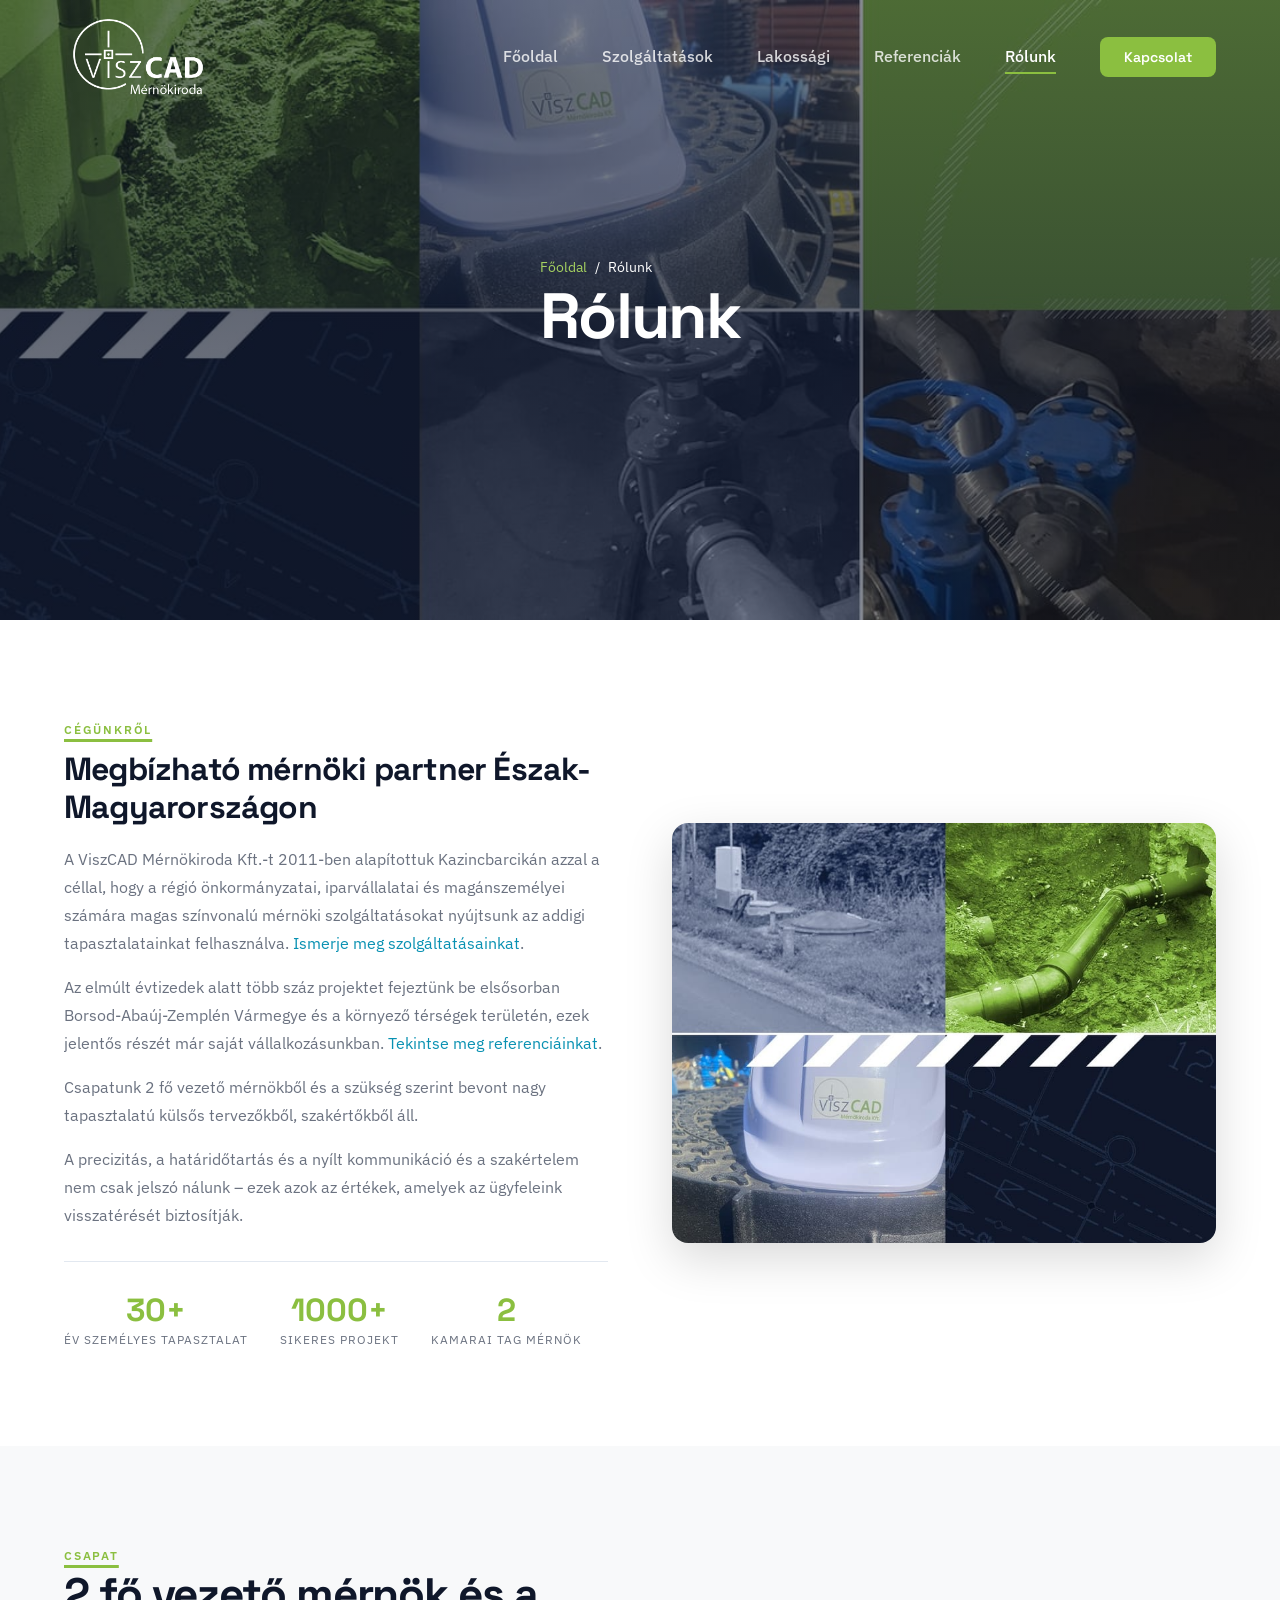
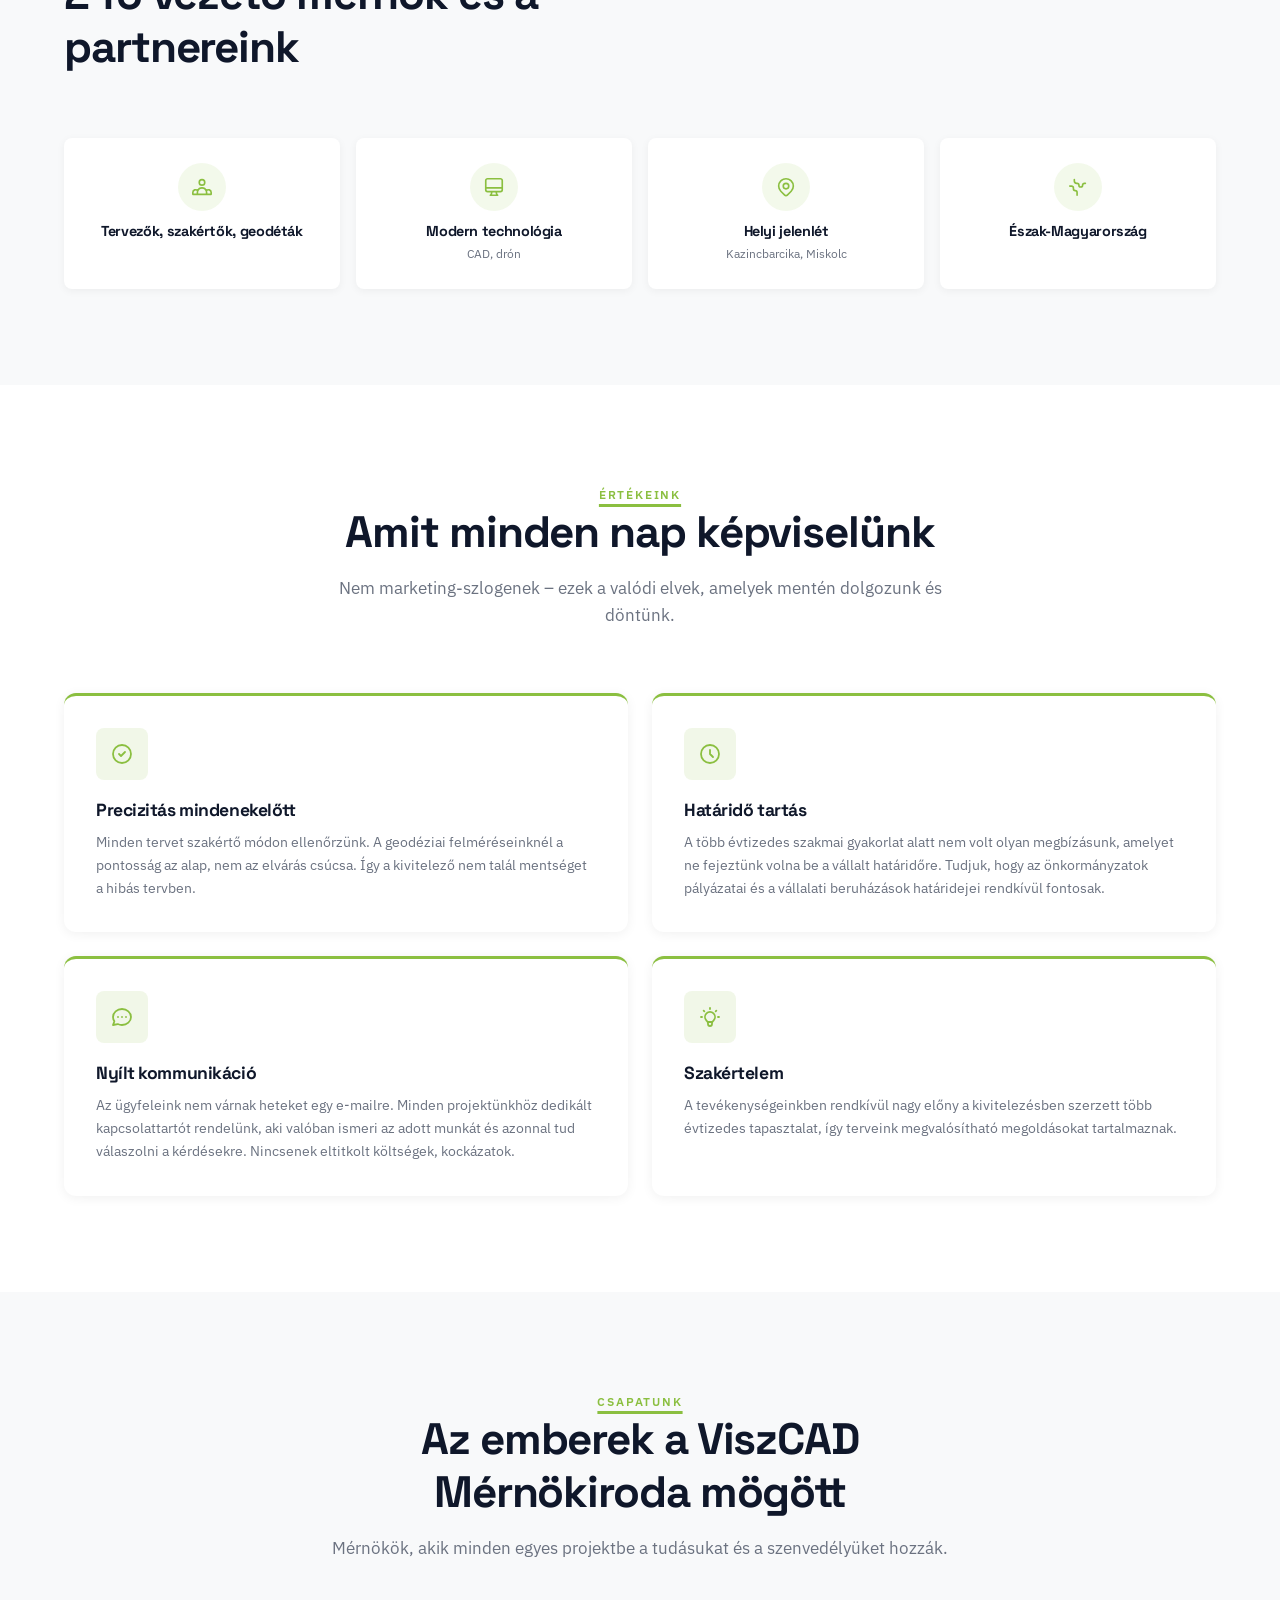
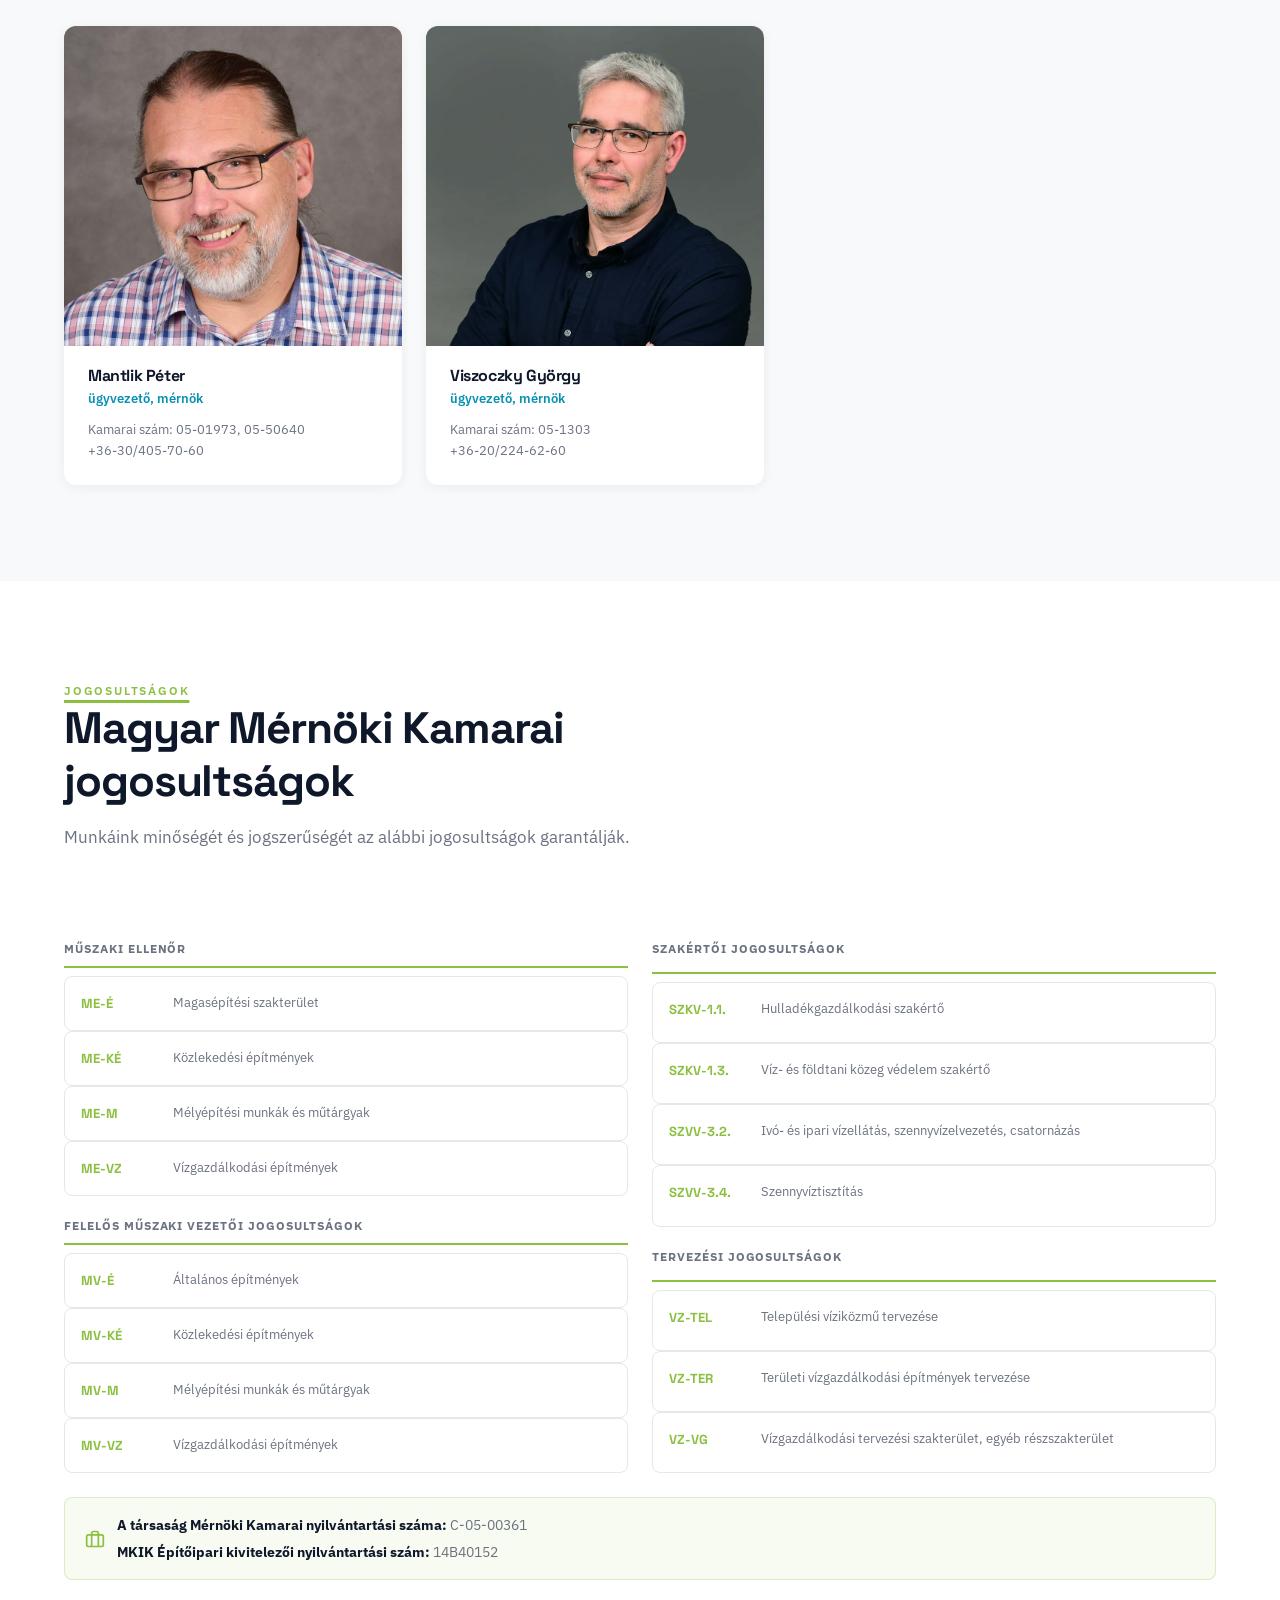
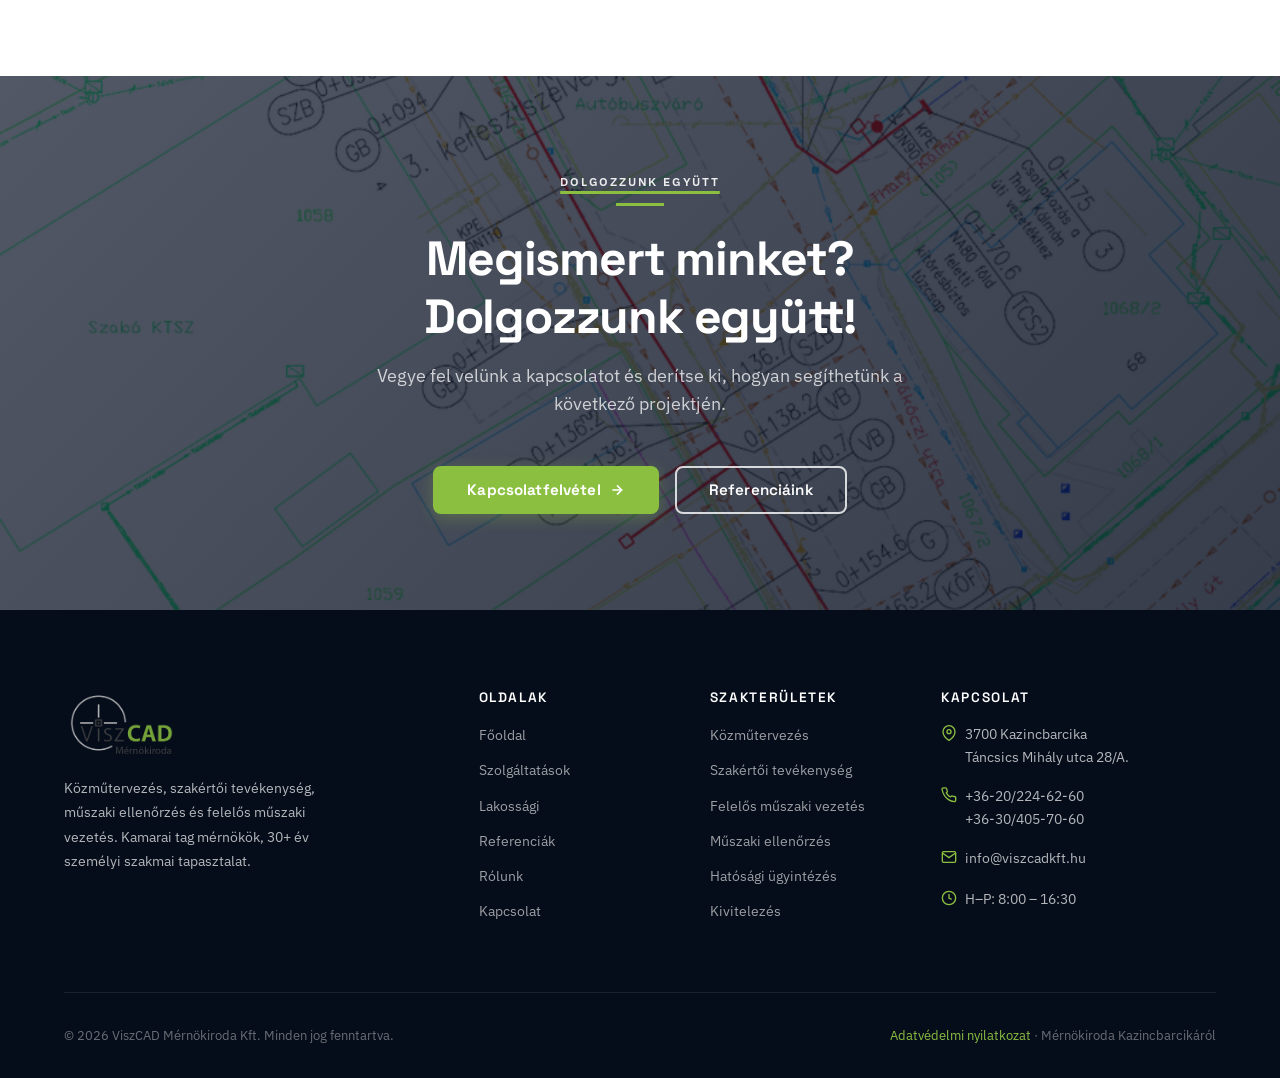
<file: rolunk.html>
<!DOCTYPE html>
<html lang="hu">
<head>
  <meta charset="UTF-8">
  <link rel="preload" as="image" href="images/hero/4A.jpg" fetchpriority="high">
  <meta name="viewport" content="width=device-width, initial-scale=1.0">
  <title>Kamarai Mérnökök Kazincbarcika | ViszCAD Mérnökiroda</title>
  <meta name="description" content="Ismerjük meg a ViszCAD Mérnökiroda csapatát: kamarai mérnökök 30+ éves tapasztalattal, 1000+ befejezett projekt, 100% ügyfél-elégedettség Kazincbarcikán.">
  <meta name="keywords" content="kamarai mérnök Kazincbarcika, mérnöki iroda csapat, ViszCAD mérnökök, tervezőiroda Borsod">
  <link rel="canonical" href="https://viszcadkft.hu/rolunk.html">
  <link rel="alternate" hreflang="hu" href="https://viszcadkft.hu/rolunk.html">
  <link rel="alternate" hreflang="x-default" href="https://viszcadkft.hu/">
  <meta http-equiv="content-language" content="hu">
  <meta property="og:type" content="website">
  <meta property="og:site_name" content="ViszCAD Mérnökiroda">
  <meta property="og:title" content="Rólunk – Kamarai Mérnökök Kazincbarcikán | ViszCAD Mérnökiroda">
  <meta property="og:description" content="Megismerjük a ViszCAD Mérnökiroda csapatát: kamarai mérnökök 30+ éves tapasztalattal, 1000+ befejezett projekt, 100% ügyfél-elégedettség Kazincbarcikán.">
  <meta property="og:url" content="https://viszcadkft.hu/rolunk.html">
  <meta property="og:image" content="https://viszcadkft.hu/images/logo.png">
  <meta property="og:locale" content="hu_HU">
  <meta name="twitter:card" content="summary">
  <meta name="twitter:title" content="Rólunk – Kamarai Mérnökök Kazincbarcikán | ViszCAD Mérnökiroda">
  <meta name="twitter:description" content="Megismerjük a ViszCAD Mérnökiroda csapatát: kamarai mérnökök 30+ éves tapasztalattal, 1000+ befejezett projekt, 100% ügyfél-elégedettség Kazincbarcikán.">
  <link rel="preconnect" href="https://fonts.googleapis.com">
  <link rel="preconnect" href="https://fonts.gstatic.com" crossorigin>
  <link href="https://fonts.googleapis.com/css2?family=Space+Grotesk:wght@300;400;500;600;700&family=IBM+Plex+Sans:wght@300;400;500;600&display=swap" rel="stylesheet">
  <link rel="stylesheet" href="css/style.css?v=6">
  <script type="application/ld+json">
  {
    "@context": "https://schema.org",
    "@type": "AboutPage",
    "url": "https://viszcadkft.hu/rolunk.html",
    "name": "Rólunk – ViszCAD Mérnökiroda Kft.",
    "description": "Megismerjük a ViszCAD Mérnökiroda csapatát.",
    "about": {"@type": "Organization", "@id": "https://viszcadkft.hu/#business"}
  }
  </script>
  <script type="application/ld+json">
  {
    "@context": "https://schema.org",
    "@type": "Person",
    "name": "Mantlik Péter",
    "jobTitle": "Ügyvezető mérnök",
    "identifier": "Kamarai száma: 05-01973, 05-50640",
    "telephone": "+36-30-405-70-60",
    "worksFor": {"@type": "Organization", "@id": "https://viszcadkft.hu/#business"}
  }
  </script>
  <script type="application/ld+json">
  {
    "@context": "https://schema.org",
    "@type": "Person",
    "name": "Viszoczky György",
    "jobTitle": "Ügyvezető mérnök",
    "identifier": "Kamarai száma: 05-1303",
    "telephone": "+36-20-224-62-60",
    "worksFor": {"@type": "Organization", "@id": "https://viszcadkft.hu/#business"}
  }
  </script>
  <style>
    /* INTRO SPLIT */
    .rol-intro-wrap { display:grid; grid-template-columns:1fr 1fr; gap:4rem; align-items:center; }
    @media (max-width:900px) { .rol-intro-wrap { grid-template-columns:1fr; gap:2rem; } }
    .rol-intro-text h2 { font-size:2rem; color:var(--navy); margin:0.5rem 0 1.25rem; }
    .rol-intro-text p { color:var(--text-light); line-height:1.8; margin-bottom:1rem; font-size:0.97rem; }
    .rol-stats-row { display:flex; gap:2rem; margin-top:2rem; padding-top:2rem; border-top:1px solid var(--gray-mid); }
    .rol-stat { text-align:center; }
    .rol-stat-num { display:block; font-family:'Space Grotesk',sans-serif; font-size:2rem; font-weight:800; color:#8BBF40; line-height:1; }
    .rol-stat-label { display:block; font-size:0.78rem; color:var(--text-light); margin-top:0.25rem; text-transform:uppercase; letter-spacing:0.08em; }
    .rol-intro-img-wrap { position:relative; border-radius:var(--r-lg); overflow:hidden; box-shadow:0 16px 48px rgba(0,0,0,0.15); }
    .rol-intro-img { width:100%; height:420px; object-fit:cover; display:block; transition:transform 0.6s ease; }
    .rol-intro-img-wrap:hover .rol-intro-img { transform:scale(1.04); }
    .rol-intro-img-badge { position:absolute; bottom:1.5rem; right:1.5rem; background:rgba(15,23,42,0.9); color:#fff; font-size:0.78rem; font-weight:600; padding:0.75rem 1rem; border-radius:var(--r-sm); text-align:center; display:flex; flex-direction:column; align-items:center; gap:0.4rem; backdrop-filter:blur(8px); }

    /* VALUES hover */
    .value-card { padding:2rem; background:var(--white); border-radius:var(--r-md); box-shadow:0 2px 12px rgba(0,0,0,0.06); border-top:3px solid #8BBF40; transition:transform 0.25s,box-shadow 0.25s; }
    .value-card:hover { transform:translateY(-5px); box-shadow:0 12px 36px rgba(139,191,64,0.15); }
    .value-icon { width:52px; height:52px; background:rgba(139,191,64,0.12); border-radius:var(--r-sm); display:flex; align-items:center; justify-content:center; margin-bottom:1.25rem; transition:transform 0.25s,background 0.25s; }
    .value-card:hover .value-icon { transform:scale(1.1) rotate(-5deg); background:rgba(139,191,64,0.22); }
    .value-icon svg { width:24px; height:24px; stroke:#8BBF40; fill:none; }
    .value-card h3 { font-size:1.1rem; color:var(--navy); margin-bottom:0.6rem; }
    .value-card p { font-size:0.88rem; color:var(--text-light); line-height:1.65; }

    /* TEAM CAPS hover */
    .team-cap-card { padding:1.5rem 1rem; background:var(--white); border-radius:var(--r-sm); text-align:center; box-shadow:0 2px 8px rgba(0,0,0,0.05); transition:transform 0.25s,box-shadow 0.25s,border-color 0.25s; border:1.5px solid transparent; }
    .team-cap-card:hover { transform:translateY(-4px); box-shadow:0 8px 24px rgba(139,191,64,0.12); border-color:rgba(139,191,64,0.3); }
    .team-cap-icon { width:48px; height:48px; background:rgba(139,191,64,0.1); border-radius:50%; display:flex; align-items:center; justify-content:center; margin:0 auto 0.75rem; transition:transform 0.25s,background 0.25s; }
    .team-cap-card:hover .team-cap-icon { transform:scale(1.12); background:rgba(139,191,64,0.2); }
    .team-cap-icon svg { width:22px; height:22px; stroke:#8BBF40; fill:none; }
    .team-cap-card h4 { font-size:0.9rem; color:var(--navy); margin-bottom:0.25rem; }
    .team-cap-card p { font-size:0.78rem; color:var(--text-light); }

    /* LICENSE items hover */
    .lic-item { display:flex; align-items:flex-start; gap:0.75rem; padding:1rem; background:var(--white); border-radius:var(--r-sm); border:1px solid #e5e7eb; transition:border-color 0.2s,box-shadow 0.2s; }
    .lic-item:hover { border-color:rgba(139,191,64,0.4); box-shadow:0 4px 12px rgba(139,191,64,0.1); }
    .lic-code { font-family:'Space Grotesk',sans-serif; font-weight:700; font-size:0.82rem; color:#8BBF40; min-width:80px; flex-shrink:0; }
    .lic-desc { font-size:0.8rem; color:var(--text-light); line-height:1.5; }

    .team-grid { display:grid; grid-template-columns:repeat(2,1fr); gap:1.5rem; max-width:700px; }
    .team-card { background:var(--white); border-radius:var(--r-md); overflow:hidden; box-shadow:0 2px 12px rgba(0,0,0,0.06); transition:transform var(--t-med), box-shadow var(--t-med); }
    .team-card:hover { transform:translateY(-4px); box-shadow:0 16px 40px rgba(0,0,0,0.12); }
    .team-avatar-wrap { height:320px; overflow:hidden; background:#e2e8f0; display:flex; align-items:center; justify-content:center; }
    .team-avatar-placeholder { width:80px; height:80px; border-radius:50%; background:#94a3b8; display:flex; align-items:center; justify-content:center; }
    .team-avatar-placeholder svg { width:40px; height:40px; stroke:#fff; fill:none; }
    .team-body { padding:1.25rem 1.5rem 1.5rem; }
    .team-body h3 { font-size:1rem; color:var(--navy); margin-bottom:0.2rem; }
    .team-body .team-role { font-size:0.82rem; color:#0891B2; font-weight:600; margin-bottom:0.6rem; display:block; }
    .team-body p { font-size:0.82rem; color:var(--text-light); line-height:1.6; }
    @media (max-width:480px) { .team-grid { grid-template-columns:1fr; } }
    .values-grid { display:grid; grid-template-columns:repeat(2,1fr); gap:1.5rem; margin-top:1rem; }
    @media (max-width:768px) { .values-grid { grid-template-columns:1fr; } }
    .team-caps-grid { display:grid; grid-template-columns:repeat(4,1fr); gap:1rem; margin-top:1rem; }
    @media (max-width:768px) { .team-caps-grid { grid-template-columns:repeat(2,1fr); } }
    .lic-grid { display:grid; grid-template-columns:repeat(2,1fr); gap:0.75rem; margin-top:1rem; }
    @media (max-width:768px) { .lic-grid { grid-template-columns:1fr; } }
  </style>
</head>
<body>

<nav class="nav" id="mainNav">
  <div class="container nav-inner">
    <a href="index.html" class="nav-logo"><img src="images/logo-white.png" alt="ViszCAD Mérnökiroda"></a>
    <div class="nav-links">
      <a href="index.html">Főoldal</a>
      <a href="szolgaltatasok.html">Szolgáltatások</a>
      <a href="lakossagi.html">Lakossági</a>
      <a href="referenciak.html">Referenciák</a>
      <a href="rolunk.html" class="active">Rólunk</a>
      <a href="kapcsolat.html" class="nav-cta">Kapcsolat</a>
    </div>
    <button class="nav-hamburger" id="hamburger" aria-label="Menü">
      <span></span><span></span><span></span>
    </button>
  </div>
</nav>
<div class="nav-mobile" id="mobileMenu">
  <a href="index.html" onclick="closeMobile()">Főoldal</a>
  <a href="szolgaltatasok.html" onclick="closeMobile()">Szolgáltatások</a>
  <a href="lakossagi.html" onclick="closeMobile()">Lakossági</a>
  <a href="referenciak.html" onclick="closeMobile()">Referenciák</a>
  <a href="rolunk.html" onclick="closeMobile()">Rólunk</a>
  <a href="kapcsolat.html" onclick="closeMobile()" class="nav-cta">Kapcsolat</a>
</div>

<!-- PAGE HERO -->
<div class="page-hero">
  <div class="page-hero-bg" style="background-image:url('images/hero/4A.jpg');background-size:cover;background-position:center"></div>
  <div class="page-hero-overlay"></div>
  <div class="container page-hero-content">
    <nav class="page-hero-breadcrumb" aria-label="Útvonal">
      <a href="index.html">Főoldal</a>
      <span>/</span>
      <span>Rólunk</span>
    </nav>
    <h1>Rólunk</h1>
  </div>
</div>

<!-- INTRO -->
<section class="section-pad" style="background:var(--white)">
  <div class="container">
    <div class="rol-intro-wrap reveal">
      <div class="rol-intro-text">
        <span class="label">Cégünkről</span>
        <span class="line-accent"></span>
        <h2>Megbízható mérnöki partner Észak-Magyarországon</h2>
        <p>A ViszCAD Mérnökiroda Kft.-t 2011-ben alapítottuk Kazincbarcikán azzal a céllal, hogy a régió önkormányzatai, iparvállalatai és magánszemélyei számára magas színvonalú mérnöki szolgáltatásokat nyújtsunk az addigi tapasztalatainkat felhasználva. <a href="szolgaltatasok.html" style="color:var(--accent)">Ismerje meg szolgáltatásainkat</a>.</p>
        <p>Az elmúlt évtizedek alatt több száz projektet fejeztünk be elsősorban Borsod-Abaúj-Zemplén Vármegye és a környező térségek területén, ezek jelentős részét már saját vállalkozásunkban. <a href="referenciak.html" style="color:var(--accent)">Tekintse meg referenciáinkat</a>.</p>
        <p>Csapatunk 2 fő vezető mérnökből és a szükség szerint bevont nagy tapasztalatú külsős tervezőkből, szakértőkből áll.</p>
        <p>A precizitás, a határidőtartás és a nyílt kommunikáció és a szakértelem nem csak jelszó nálunk – ezek azok az értékek, amelyek az ügyfeleink visszatérését biztosítják.</p>
        <div class="rol-stats-row">
          <div class="rol-stat"><span class="rol-stat-num">30+</span><span class="rol-stat-label">Év személyes tapasztalat</span></div>
          <div class="rol-stat"><span class="rol-stat-num">1000+</span><span class="rol-stat-label">Sikeres projekt</span></div>
          <div class="rol-stat"><span class="rol-stat-num">2</span><span class="rol-stat-label">Kamarai tag mérnök</span></div>
        </div>
      </div>
      <div class="rol-intro-img-wrap">
        <img src="images/projects/4B2.jpg" alt="ViszCAD irodaháza" class="rol-intro-img" loading="lazy" decoding="async">
        
      </div>
    </div>
  </div>
</section>

<!-- TEAM CAPABILITIES -->
<section class="section-pad" style="background:var(--gray-bg)">
  <div class="container">
    <div class="section-header reveal">
      <span class="label">Csapat</span>
      <span class="line-accent"></span>
      <h2>2 fő vezető mérnök és a partnereink</h2>
    </div>
    <div class="team-caps-grid">
      <div class="team-cap-card reveal">
        <div class="team-cap-icon">
          <svg viewBox="0 0 24 24" stroke-width="1.8" fill="none" stroke="#8BBF40"><path stroke-linecap="round" stroke-linejoin="round" d="M17 20h5v-2a3 3 0 00-5.356-1.857M17 20H7m10 0v-2c0-.656-.126-1.283-.356-1.857M7 20H2v-2a3 3 0 015.356-1.857M7 20v-2c0-.656.126-1.283.356-1.857m0 0a5.002 5.002 0 019.288 0M15 7a3 3 0 11-6 0 3 3 0 016 0z"/></svg>
        </div>
        <h4>Tervezők, szakértők, geodéták</h4>
        <p></p>
      </div>
      <div class="team-cap-card reveal reveal-delay-1">
        <div class="team-cap-icon">
          <svg viewBox="0 0 24 24" stroke-width="1.8" fill="none" stroke="#8BBF40"><path stroke-linecap="round" stroke-linejoin="round" d="M9.75 17L9 20l-1 1h8l-1-1-.75-3M3 13h18M5 17h14a2 2 0 002-2V5a2 2 0 00-2-2H5a2 2 0 00-2 2v10a2 2 0 002 2z"/></svg>
        </div>
        <h4>Modern technológia</h4>
        <p>CAD, drón</p>
      </div>
      <div class="team-cap-card reveal reveal-delay-2">
        <div class="team-cap-icon">
          <svg viewBox="0 0 24 24" stroke-width="1.8" fill="none" stroke="#8BBF40"><path stroke-linecap="round" stroke-linejoin="round" d="M17.657 16.657L13.414 20.9a1.998 1.998 0 01-2.827 0l-4.244-4.243a8 8 0 1111.314 0z"/><path stroke-linecap="round" stroke-linejoin="round" d="M15 11a3 3 0 11-6 0 3 3 0 016 0z"/></svg>
        </div>
        <h4>Helyi jelenlét</h4>
        <p>Kazincbarcika, Miskolc</p>
      </div>
      <div class="team-cap-card reveal reveal-delay-3">
        <div class="team-cap-icon">
          <svg viewBox="0 0 24 24" stroke-width="1.8" fill="none" stroke="#8BBF40"><path stroke-linecap="round" stroke-linejoin="round" d="M3.055 11H5a2 2 0 012 2v1a2 2 0 002 2 2 2 0 012 2v2.945M8 3.935V5.5A2.5 2.5 0 0010.5 8h.5a2 2 0 012 2 2 2 0 104 0 2 2 0 012-2h1.064"/></svg>
        </div>
        <h4>Észak-Magyarország</h4>
        <p></p>
      </div>
    </div>
  </div>
</section>

<!-- VALUES -->
<section class="section-pad" style="background:var(--white)">
  <div class="container">
    <div class="section-header centered reveal">
      <span class="label">Értékeink</span>
      <span class="line-accent"></span>
      <h2>Amit minden nap képviselünk</h2>
      <p>Nem marketing-szlogenek – ezek a valódi elvek, amelyek mentén dolgozunk és döntünk.</p>
    </div>
    <div class="values-grid">
      <div class="value-card reveal">
        <div class="value-icon">
          <svg viewBox="0 0 24 24" stroke-width="1.8" fill="none" stroke="#8BBF40"><path stroke-linecap="round" stroke-linejoin="round" d="M9 12l2 2 4-4m6 2a9 9 0 11-18 0 9 9 0 0118 0z"/></svg>
        </div>
        <h3>Precizitás mindenekelőtt</h3>
        <p>Minden tervet szakértő módon ellenőrzünk. A geodéziai felméréseinknél a pontosság az alap, nem az elvárás csúcsa. Így a kivitelező nem talál mentséget a hibás tervben.</p>
      </div>
      <div class="value-card reveal reveal-delay-1">
        <div class="value-icon">
          <svg viewBox="0 0 24 24" stroke-width="1.8" fill="none" stroke="#8BBF40"><path stroke-linecap="round" stroke-linejoin="round" d="M12 8v4l3 3m6-3a9 9 0 11-18 0 9 9 0 0118 0z"/></svg>
        </div>
        <h3>Határidő tartás</h3>
        <p>A több évtizedes szakmai gyakorlat alatt nem volt olyan megbízásunk, amelyet ne fejeztünk volna be a vállalt határidőre. Tudjuk, hogy az önkormányzatok pályázatai és a vállalati beruházások határidejei rendkívül fontosak.</p>
      </div>
      <div class="value-card reveal reveal-delay-2">
        <div class="value-icon">
          <svg viewBox="0 0 24 24" stroke-width="1.8" fill="none" stroke="#8BBF40"><path stroke-linecap="round" stroke-linejoin="round" d="M8 12h.01M12 12h.01M16 12h.01M21 12c0 4.418-4.03 8-9 8a9.863 9.863 0 01-4.255-.949L3 20l1.395-3.72C3.512 15.042 3 13.574 3 12c0-4.418 4.03-8 9-8s9 3.582 9 8z"/></svg>
        </div>
        <h3>Nyílt kommunikáció</h3>
        <p>Az ügyfeleink nem várnak heteket egy e-mailre. Minden projektünkhöz dedikált kapcsolattartót rendelünk, aki valóban ismeri az adott munkát és azonnal tud válaszolni a kérdésekre. Nincsenek eltitkolt költségek, kockázatok.</p>
      </div>
      <div class="value-card reveal reveal-delay-3">
        <div class="value-icon">
          <svg viewBox="0 0 24 24" stroke-width="1.8" fill="none" stroke="#8BBF40"><path stroke-linecap="round" stroke-linejoin="round" d="M9.663 17h4.673M12 3v1m6.364 1.636l-.707.707M21 12h-1M4 12H3m3.343-5.657l-.707-.707m2.828 9.9a5 5 0 117.072 0l-.548.547A3.374 3.374 0 0014 18.469V19a2 2 0 11-4 0v-.531c0-.895-.356-1.754-.988-2.386l-.548-.547z"/></svg>
        </div>
        <h3>Szakértelem</h3>
        <p>A tevékenységeinkben rendkívül nagy előny a kivitelezésben szerzett több évtizedes tapasztalat, így terveink megvalósítható megoldásokat tartalmaznak.</p>
      </div>
    </div>
  </div>
</section>

<!-- TEAM MEMBERS -->
<section class="section-pad" style="background:var(--gray-bg)">
  <div class="container">
    <div class="section-header centered reveal">
      <span class="label">Csapatunk</span>
      <span class="line-accent"></span>
      <h2>Az emberek a ViszCAD Mérnökiroda mögött</h2>
      <p>Mérnökök, akik minden egyes projektbe a tudásukat és a szenvedélyüket hozzák.</p>
    </div>
    <div class="team-grid">
      <div class="team-card reveal">
        <div class="team-avatar-wrap">
          <img src="images/projects/MP.JPG" alt="Mantlik Péter" style="width:100%;height:100%;object-fit:cover;object-position:top" loading="lazy" decoding="async">
        </div>
        <div class="team-body">
          <h3>Mantlik Péter</h3>
          <span class="team-role">ügyvezető, mérnök</span>
          <p>Kamarai szám: 05-01973, 05-50640</p>
          <p><a href="tel:+36304057060">+36-30/405-70-60</a></p>
        </div>
      </div>
      <div class="team-card reveal reveal-delay-1">
        <div class="team-avatar-wrap">
          <img src="images/projects/VGY.jpg" alt="Viszoczky György" style="width:100%;height:100%;object-fit:cover;object-position:top" loading="lazy" decoding="async">
        </div>
        <div class="team-body">
          <h3>Viszoczky György</h3>
          <span class="team-role">ügyvezető, mérnök</span>
          <p>Kamarai szám: 05-1303</p>
          <p><a href="tel:+36202246260">+36-20/224-62-60</a></p>
        </div>
      </div>
    </div>
  </div>
</section>

<!-- LICENSES -->
<section class="section-pad" style="background:var(--white)">
  <div class="container">
    <div class="section-header reveal">
      <span class="label">Jogosultságok</span>
      <span class="line-accent"></span>
      <h2>Magyar Mérnöki Kamarai jogosultságok</h2>
      <p>Munkáink minőségét és jogszerűségét az alábbi jogosultságok garantálják.</p>
    </div>
    <div style="display:grid;grid-template-columns:1fr 1fr;gap:1.5rem" class="reveal">
      <div class="lic-grid" style="display:grid;grid-template-columns:1fr;gap:0">
        <div style="font-size:0.75rem;font-weight:700;letter-spacing:0.08em;text-transform:uppercase;color:var(--text-light);padding:0.5rem 0;border-bottom:2px solid var(--primary);margin-bottom:0.5rem">Műszaki ellenőr</div>
        <div class="lic-item"><span class="lic-code">ME-É</span><span class="lic-desc">Magasépítési szakterület</span></div>
        <div class="lic-item"><span class="lic-code">ME-KÉ</span><span class="lic-desc">Közlekedési építmények</span></div>
        <div class="lic-item"><span class="lic-code">ME-M</span><span class="lic-desc">Mélyépítési munkák és műtárgyak</span></div>
        <div class="lic-item"><span class="lic-code">ME-VZ</span><span class="lic-desc">Vízgazdálkodási építmények</span></div>
        <div style="font-size:0.75rem;font-weight:700;letter-spacing:0.08em;text-transform:uppercase;color:var(--text-light);padding:0.5rem 0;border-bottom:2px solid var(--primary);margin:0.75rem 0 0.5rem">Felelős műszaki vezetői jogosultságok</div>
        <div class="lic-item"><span class="lic-code">MV-É</span><span class="lic-desc">Általános építmények</span></div>
        <div class="lic-item"><span class="lic-code">MV-KÉ</span><span class="lic-desc">Közlekedési építmények</span></div>
        <div class="lic-item"><span class="lic-code">MV-M</span><span class="lic-desc">Mélyépítési munkák és műtárgyak</span></div>
        <div class="lic-item"><span class="lic-code">MV-VZ</span><span class="lic-desc">Vízgazdálkodási építmények</span></div>
      </div>
      <div class="lic-grid" style="display:grid;grid-template-columns:1fr;gap:0">
        <div style="font-size:0.75rem;font-weight:700;letter-spacing:0.08em;text-transform:uppercase;color:var(--text-light);padding:0.5rem 0;border-bottom:2px solid var(--primary);margin-bottom:0.5rem">Szakértői jogosultságok</div>
        <div class="lic-item"><span class="lic-code">SZKV-1.1.</span><span class="lic-desc">Hulladékgazdálkodási szakértő</span></div>
        <div class="lic-item"><span class="lic-code">SZKV-1.3.</span><span class="lic-desc">Víz- és földtani közeg védelem szakértő</span></div>
        <div class="lic-item"><span class="lic-code">SZVV-3.2.</span><span class="lic-desc">Ivó- és ipari vízellátás, szennyvízelvezetés, csatornázás</span></div>
        <div class="lic-item"><span class="lic-code">SZVV-3.4.</span><span class="lic-desc">Szennyvíztisztítás</span></div>
        <div style="font-size:0.75rem;font-weight:700;letter-spacing:0.08em;text-transform:uppercase;color:var(--text-light);padding:0.5rem 0;border-bottom:2px solid var(--primary);margin:0.75rem 0 0.5rem">Tervezési jogosultságok</div>
        <div class="lic-item"><span class="lic-code">VZ-TEL</span><span class="lic-desc">Települési víziközmű tervezése</span></div>
        <div class="lic-item"><span class="lic-code">VZ-TER</span><span class="lic-desc">Területi vízgazdálkodási építmények tervezése</span></div>
        <div class="lic-item"><span class="lic-code">VZ-VG</span><span class="lic-desc">Vízgazdálkodási tervezési szakterület, egyéb részszakterület</span></div>
      </div>
    </div>
    <div style="margin-top:1.5rem;padding:1rem 1.25rem;background:rgba(139,191,64,0.07);border-radius:var(--r-sm);border:1px solid rgba(139,191,64,0.25);display:flex;align-items:center;gap:0.75rem" class="reveal">
      <svg width="20" height="20" viewBox="0 0 24 24" fill="none" stroke="#8BBF40" stroke-width="2"><rect x="2" y="7" width="20" height="14" rx="2"/><path d="M16 21V5a2 2 0 00-2-2h-4a2 2 0 00-2 2v16"/></svg>
      <div style="display:flex;flex-direction:column;gap:0.25rem">
        <span style="font-size:0.88rem;color:var(--text-light)"><strong style="color:var(--navy)">A társaság Mérnöki Kamarai nyilvántartási száma:</strong> C-05-00361</span>
        <span style="font-size:0.88rem;color:var(--text-light)"><strong style="color:var(--navy)">MKIK Építőipari kivitelezői nyilvántartási szám:</strong> 14B40152</span>
      </div>
    </div>
  </div>
</section>

<!-- CTA BAND -->
<section class="cta-band">
  <div class="cta-band-bg"></div>
  <div class="cta-band-overlay"></div>
  <div class="container">
    <div class="cta-band-content reveal">
      <span class="label" style="display:block;margin-bottom:0.75rem;color:rgba(255,255,255,0.9)">Dolgozzunk együtt</span>
      <span class="line-accent" style="display:block;margin:0 auto 1.5rem;background:var(--primary)"></span>
      <h2 style="color:#fff">Megismert minket?<br>Dolgozzunk együtt!</h2>
      <p>Vegye fel velünk a kapcsolatot és derítse ki, hogyan segíthetünk a következő projektjén.</p>
      <div class="cta-band-actions">
        <a href="kapcsolat.html" class="btn btn-cta-orange">Kapcsolatfelvétel<svg width="16" height="16" viewBox="0 0 24 24" fill="none" stroke="currentColor" stroke-width="2.5"><path d="M5 12h14M12 5l7 7-7 7"/></svg></a>
        <a href="referenciak.html" class="btn btn-outline">Referenciáink</a>
      </div>
    </div>
  </div>
</section>

<footer class="footer">
  <div class="container">
    <div class="footer-grid">
      <div class="footer-brand">
        <div class="footer-logo">
          <img src="images/logo.png" alt="ViszCAD Mérnökiroda Kft. logó">
        </div>
        <p>Közműtervezés, szakértői tevékenység, műszaki ellenőrzés és felelős műszaki vezetés. Kamarai tag mérnökök, 30+ év személyi szakmai tapasztalat.</p>
      </div>
      <div class="footer-col">
        <h4>Oldalak</h4>
        <ul>
          <li><a href="index.html">Főoldal</a></li>
          <li><a href="szolgaltatasok.html">Szolgáltatások</a></li>
          <li><a href="lakossagi.html">Lakossági</a></li>
          <li><a href="referenciak.html">Referenciák</a></li>
          <li><a href="rolunk.html">Rólunk</a></li>
          <li><a href="kapcsolat.html">Kapcsolat</a></li>
        </ul>
      </div>
      <div class="footer-col">
        <h4>Szakterületek</h4>
        <ul>
          <li><a href="services/kozmutervezes.html">Közműtervezés</a></li>
          <li><a href="services/szakertoi-tevekenyseg.html">Szakértői tevékenység</a></li>
          <li><a href="services/felelos-muszaki-vezetes.html">Felelős műszaki vezetés</a></li>
          <li><a href="services/muszaki-ellenorzes.html">Műszaki ellenőrzés</a></li>
          <li><a href="services/hatosagi-ugyintezes.html">Hatósági ügyintézés</a></li>
          <li><a href="services/kivitelezes.html">Kivitelezés</a></li>
        </ul>
      </div>
      <div class="footer-col">
        <h4>Kapcsolat</h4>
        <div class="footer-contact-item">
          <span class="footer-contact-icon"><svg width="16" height="16" viewBox="0 0 24 24" fill="none" stroke="currentColor" stroke-width="2"><path d="M21 10c0 7-9 13-9 13s-9-6-9-13a9 9 0 0 1 18 0z"/><circle cx="12" cy="10" r="3"/></svg></span>
          <span>3700 Kazincbarcika<br>Táncsics Mihály utca 28/A.</span>
        </div>
        <div class="footer-contact-item">
          <span class="footer-contact-icon"><svg width="16" height="16" viewBox="0 0 24 24" fill="none" stroke="currentColor" stroke-width="2"><path d="M22 16.92v3a2 2 0 0 1-2.18 2 19.79 19.79 0 0 1-8.63-3.07A19.5 19.5 0 0 1 4.68 12 19.79 19.79 0 0 1 1.61 3.42 2 2 0 0 1 3.6 1.24h3a2 2 0 0 1 2 1.72c.127.96.361 1.903.7 2.81a2 2 0 0 1-.45 2.11L7.91 8.91a16 16 0 0 0 6.08 6.08l.96-.96a2 2 0 0 1 2.11-.45c.907.339 1.85.573 2.81.7A2 2 0 0 1 22 16.92z"/></svg></span>
          <span><a href="tel:+36202246260">+36-20/224-62-60</a><br><a href="tel:+36304057060">+36-30/405-70-60</a></span>
        </div>
        <div class="footer-contact-item">
          <span class="footer-contact-icon"><svg width="16" height="16" viewBox="0 0 24 24" fill="none" stroke="currentColor" stroke-width="2"><path d="M4 4h16c1.1 0 2 .9 2 2v12c0 1.1-.9 2-2 2H4c-1.1 0-2-.9-2-2V6c0-1.1.9-2 2-2z"/><polyline points="22,6 12,13 2,6"/></svg></span>
          <a href="mailto:info@viszcadkft.hu">info@viszcadkft.hu</a>
        </div>
        <div class="footer-contact-item">
          <span class="footer-contact-icon"><svg width="16" height="16" viewBox="0 0 24 24" fill="none" stroke="currentColor" stroke-width="2"><circle cx="12" cy="12" r="10"/><polyline points="12 6 12 12 16 14"/></svg></span>
          <span>H–P: 8:00 – 16:30</span>
        </div>
      </div>
    </div>
    <div class="footer-bottom">
      <span>© 2026 ViszCAD Mérnökiroda Kft. Minden jog fenntartva.</span>
      <span><a href="adatvedelmi.html">Adatvédelmi nyilatkozat</a> · Mérnökiroda Kazincbarcikáról</span>
    </div>
  </div>
</footer>

<script src="js/main.js" defer></script>
</body>
</html>
</file>
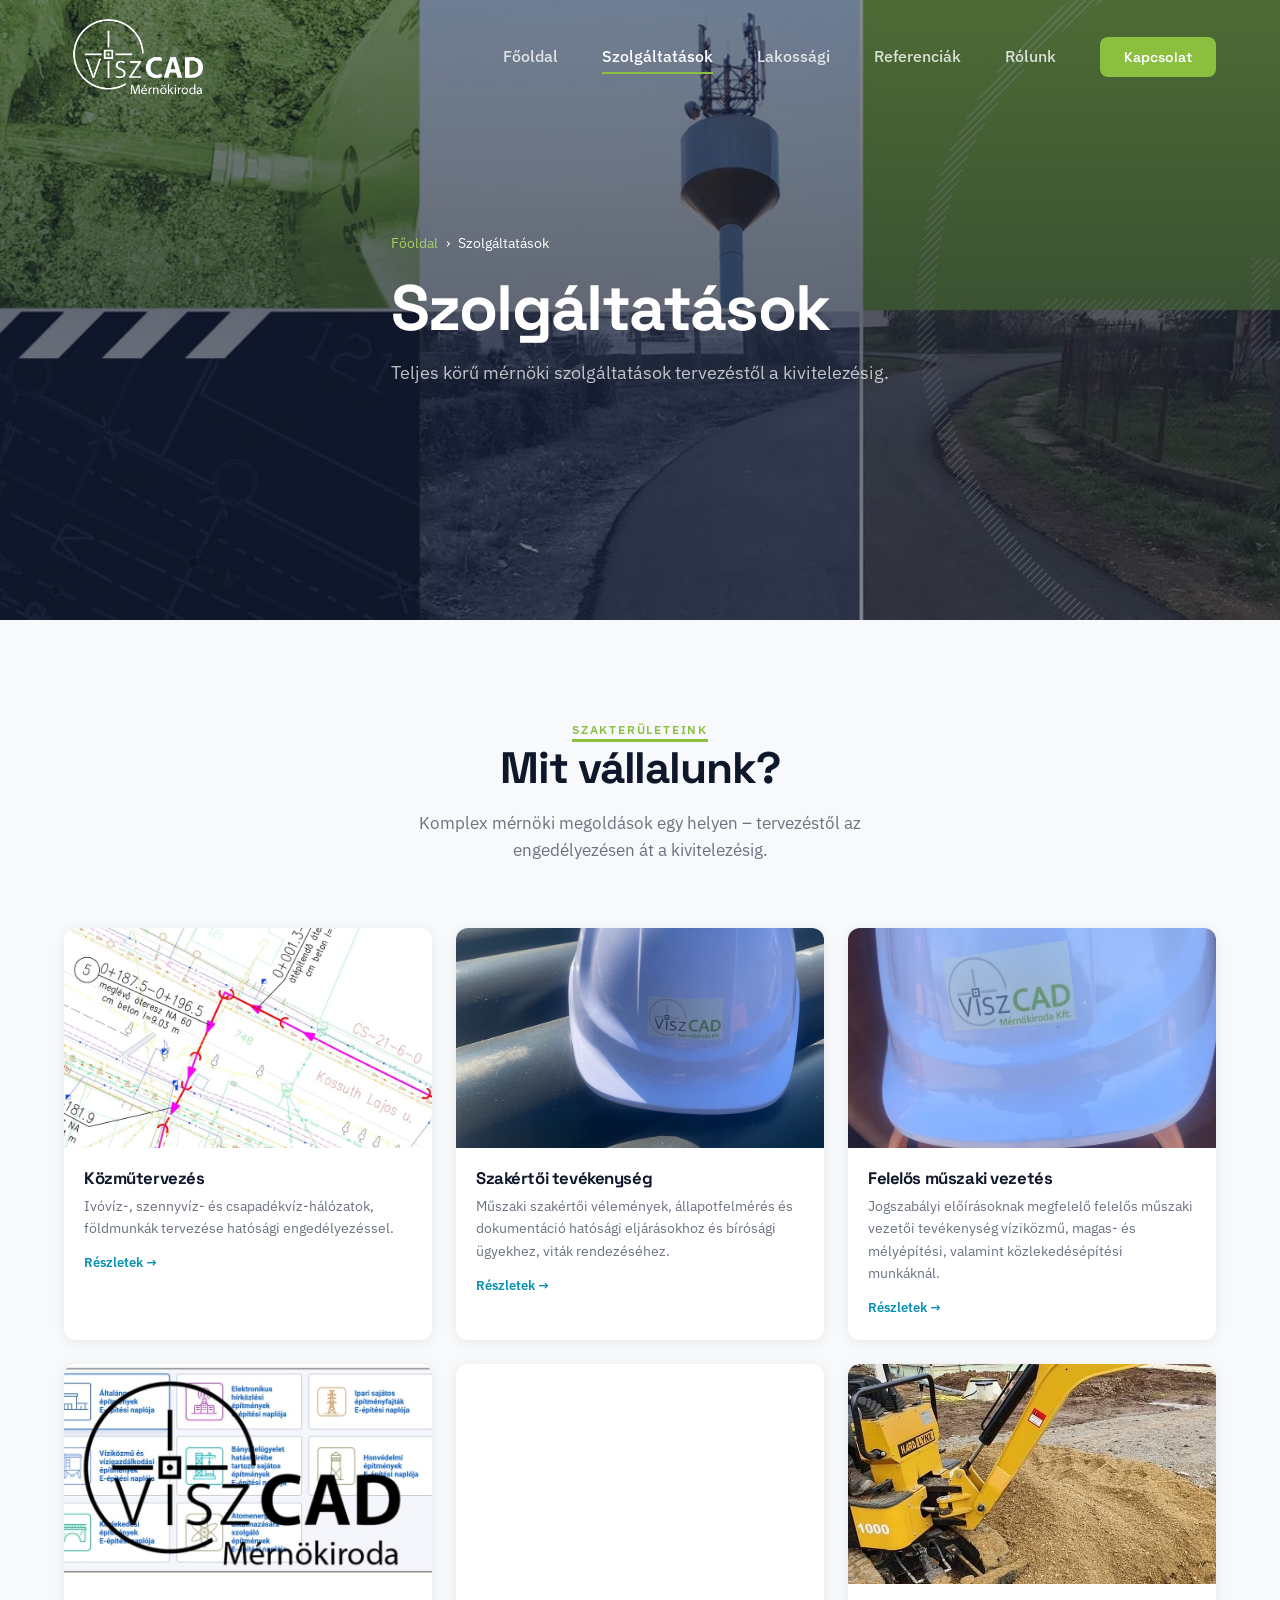
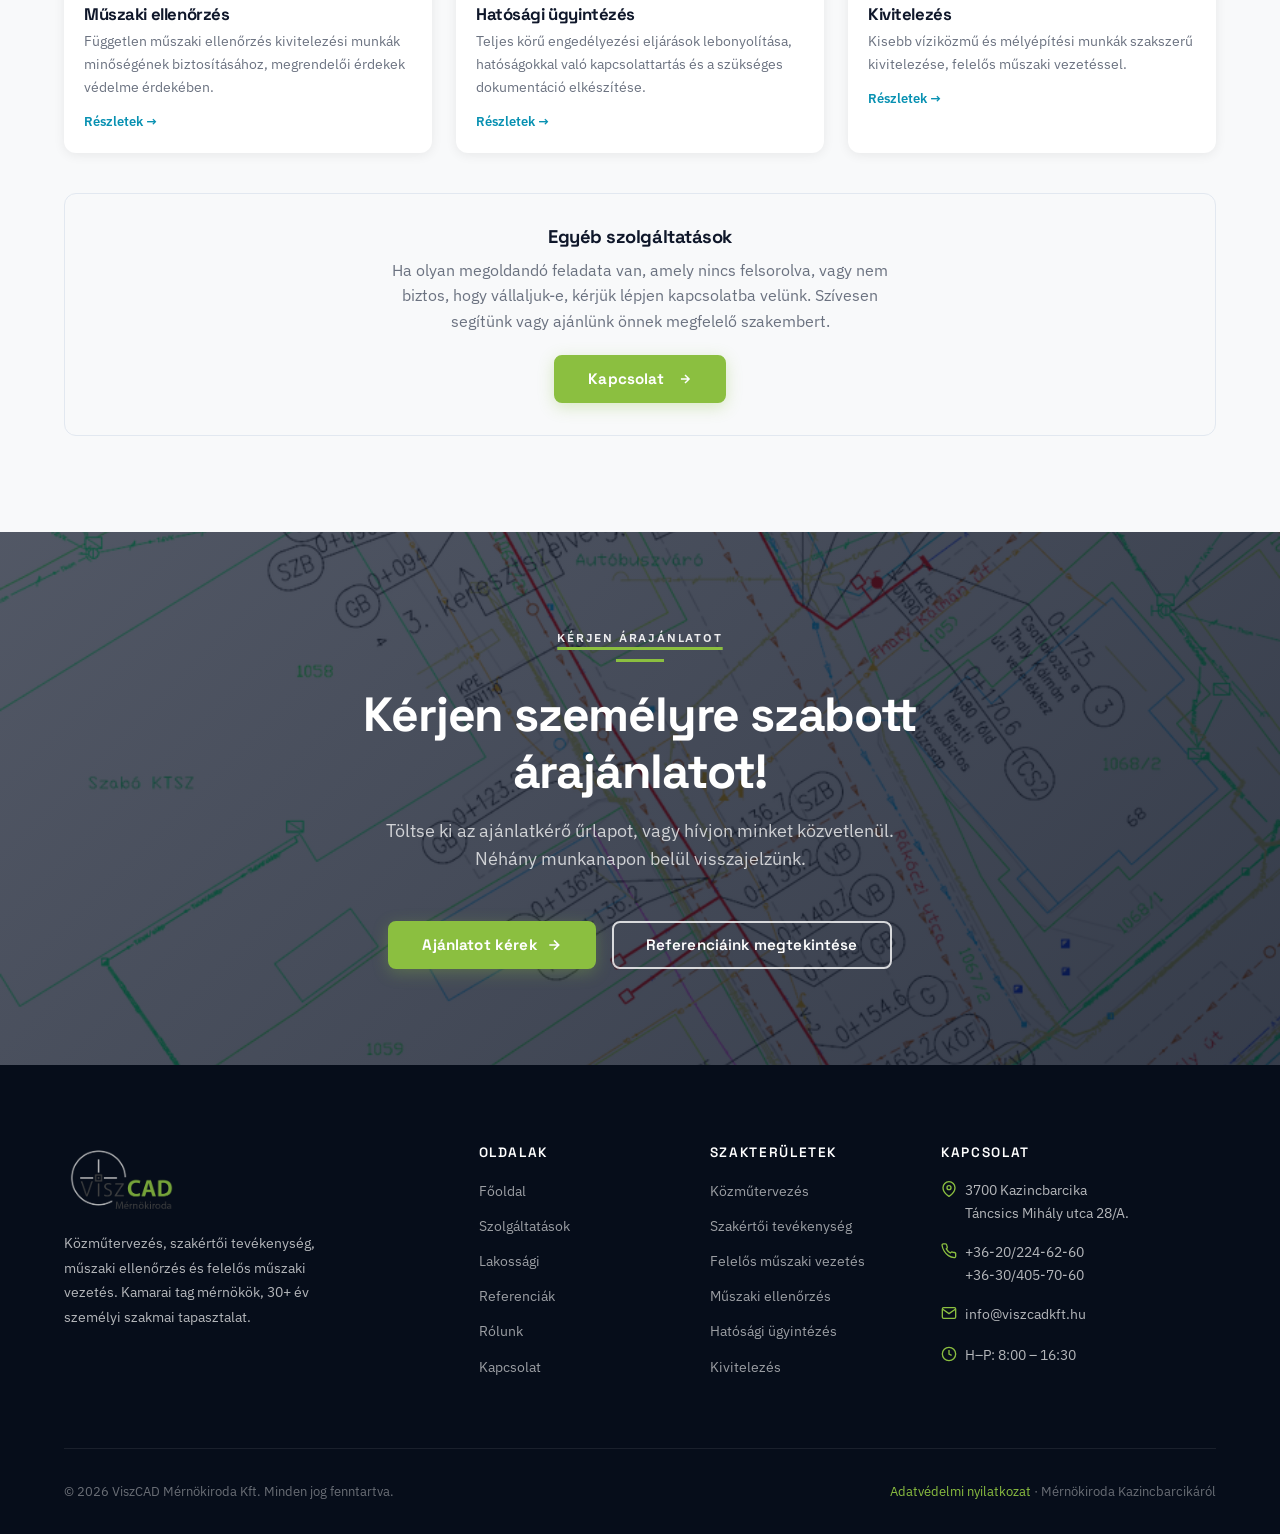
<file: szolgaltatasok.html>
<!DOCTYPE html>
<html lang="hu">
<head>
  <meta charset="UTF-8">
  <link rel="preload" as="image" href="images/hero/2A.jpg" fetchpriority="high">
  <meta name="viewport" content="width=device-width, initial-scale=1.0">
  <title>Mérnöki Szolgáltatások Kazincbarcika | ViszCAD Mérnökiroda</title>
  <meta name="description" content="ViszCAD Mérnökiroda teljes körű mérnöki szolgáltatásai: közműtervezés, szakértői tevékenység, felelős műszaki vezetés, hatósági ügyintézés Észak-Magyarországon.">
  <meta name="keywords" content="mérnöki szolgáltatások Kazincbarcika, közműtervezés, műszaki ellenőrzés, hatósági ügyintézés">
  <link rel="canonical" href="https://viszcadkft.hu/szolgaltatasok.html">
  <link rel="alternate" hreflang="hu" href="https://viszcadkft.hu/szolgaltatasok.html">
  <link rel="alternate" hreflang="x-default" href="https://viszcadkft.hu/">
  <meta http-equiv="content-language" content="hu">
  <meta property="og:type" content="website">
  <meta property="og:site_name" content="ViszCAD Mérnökiroda">
  <meta property="og:title" content="Mérnöki Szolgáltatások – Közműtervezés, Műszaki Ellenőrzés | ViszCAD">
  <meta property="og:description" content="ViszCAD Mérnökiroda teljes körű mérnöki szolgáltatásai: közműtervezés, szakértői tevékenység, felelős műszaki vezetés, hatósági ügyintézés Észak-Magyarországon.">
  <meta property="og:url" content="https://viszcadkft.hu/szolgaltatasok.html">
  <meta property="og:image" content="https://viszcadkft.hu/images/logo.png">
  <meta property="og:locale" content="hu_HU">
  <meta name="twitter:card" content="summary">
  <meta name="twitter:title" content="Mérnöki Szolgáltatások – Közműtervezés, Műszaki Ellenőrzés | ViszCAD">
  <meta name="twitter:description" content="ViszCAD Mérnökiroda teljes körű mérnöki szolgáltatásai: közműtervezés, szakértői tevékenység, felelős műszaki vezetés, hatósági ügyintézés Észak-Magyarországon.">
  <link rel="preconnect" href="https://fonts.googleapis.com">
  <link rel="preconnect" href="https://fonts.gstatic.com" crossorigin>
  <link href="https://fonts.googleapis.com/css2?family=Space+Grotesk:wght@300;400;500;600;700&family=IBM+Plex+Sans:wght@300;400;500;600&display=swap" rel="stylesheet">
  <link rel="stylesheet" href="css/style.css?v=6">
  <style>
    .svc-cards-grid { display:grid; grid-template-columns:repeat(3,1fr); gap:1.5rem; }
    @media (max-width:900px) { .svc-cards-grid { grid-template-columns:repeat(2,1fr); } }
    @media (max-width:600px) { .svc-cards-grid { grid-template-columns:1fr; } }

    .svc-photo-card {
      display:block; text-decoration:none;
      border-radius:var(--r-md); overflow:hidden;
      box-shadow:0 2px 16px rgba(0,0,0,0.09);
      border:1.5px solid transparent;
      transition:all 0.28s ease;
      position:relative;
      background:var(--white);
    }
    .svc-photo-card:hover {
      border-color:var(--accent);
      box-shadow:0 10px 36px rgba(8,145,178,0.18);
      transform:translateY(-5px);
    }
    .svc-photo-card-img {
      height:200px;
      background-size:cover;
      background-position:center;
      position:relative;
      display:flex; align-items:center; justify-content:center;
    }
    .svc-num { font-family:'Space Grotesk',sans-serif; font-size:4.5rem; font-weight:800; color:rgba(139,191,64,0.4); line-height:1; pointer-events:none; user-select:none; transition:color 0.28s; }
    .svc-photo-card:hover .svc-num { color:rgba(139,191,64,0.7); }
    .svc-photo-card-img::after {
      content:'';
      position:absolute;
      bottom:0; left:0; right:0;
      height:60px;
      background:linear-gradient(to bottom, transparent, rgba(15,23,42,0.18));
    }
    .svc-photo-card-body {
      padding:1.5rem;
    }
    .svc-photo-card-body h3 {
      font-size:1.1rem; color:#0F172A;
      margin-bottom:0.5rem;
      font-family:'Space Grotesk',sans-serif;
    }
    .svc-photo-card-body p {
      font-size:0.88rem; color:#6B7280; line-height:1.6;
      margin-bottom:1rem;
    }
    .svc-photo-card-cta {
      display:inline-flex; align-items:center; gap:6px;
      font-size:0.85rem; font-weight:600;
      color:var(--accent);
      transition:gap 0.2s ease;
    }
    .svc-photo-card:hover .svc-photo-card-cta { gap:10px; }

  </style>
  <script type="application/ld+json">
  {
    "@context": "https://schema.org",
    "@type": "WebPage",
    "name": "Mérnöki Szolgáltatások – Közműtervezés, Műszaki Ellenőrzés | ViszCAD",
    "url": "https://viszcadkft.hu/szolgaltatasok.html",
    "about": {"@type": "Organization", "@id": "https://viszcadkft.hu/#business"}
  }
  </script>
</head>
<body>

<nav class="nav" id="mainNav">
  <div class="container nav-inner">
    <a href="index.html" class="nav-logo"><img src="images/logo-white.png" alt="ViszCAD Mérnökiroda"></a>
    <div class="nav-links">
      <a href="index.html">Főoldal</a>
      <a href="szolgaltatasok.html" class="active">Szolgáltatások</a>
      <a href="lakossagi.html">Lakossági</a>
      <a href="referenciak.html">Referenciák</a>
      <a href="rolunk.html">Rólunk</a>
      <a href="kapcsolat.html" class="nav-cta">Kapcsolat</a>
    </div>
    <button class="nav-hamburger" id="hamburger" aria-label="Menü">
      <span></span><span></span><span></span>
    </button>
  </div>
</nav>
<div class="nav-mobile" id="mobileMenu">
  <a href="index.html" onclick="closeMobile()">Főoldal</a>
  <a href="szolgaltatasok.html" onclick="closeMobile()">Szolgáltatások</a>
  <a href="lakossagi.html" onclick="closeMobile()">Lakossági</a>
  <a href="referenciak.html" onclick="closeMobile()">Referenciák</a>
  <a href="rolunk.html" onclick="closeMobile()">Rólunk</a>
  <a href="kapcsolat.html" onclick="closeMobile()" class="nav-cta">Kapcsolat</a>
</div>

<!-- PAGE HERO -->
<section class="page-hero">
  <div class="page-hero-bg" style="background-image:url('images/hero/2A.jpg');background-size:cover;background-position:center"></div>
  <div class="page-hero-overlay"></div>
  <div class="container page-hero-content">
    <div class="page-hero-breadcrumb" style="margin-bottom:1rem">
      <a href="index.html">Főoldal</a><span>›</span><span>Szolgáltatások</span>
    </div>
    <h1>Szolgáltatások</h1>
    <p style="color:rgba(255,255,255,0.72);font-size:1.1rem;max-width:560px;margin-top:0.75rem;line-height:1.6">Teljes körű mérnöki szolgáltatások tervezéstől a kivitelezésig.</p>
  </div>
</section>

<!-- SERVICES OVERVIEW -->
<section class="section-pad" style="background:var(--gray-bg)">
  <div class="container">
    <div class="section-header centered reveal">
      <span class="label">Szakterületeink</span>
      <span class="line-accent" style="margin:0 auto"></span>
      <h2>Mit vállalunk?</h2>
      <p style="max-width:560px;margin:0 auto;color:var(--text-light)">Komplex mérnöki megoldások egy helyen – tervezéstől az engedélyezésen át a kivitelezésig.</p>
    </div>
    <div class="svc-grid reveal" style="margin-top:3rem;display:grid;grid-template-columns:repeat(3,1fr);gap:1.5rem">
      <a href="services/kozmutervezes.html" class="svc-home-card" style="display:flex;flex-direction:column;border-radius:var(--r-md);overflow:hidden;box-shadow:0 2px 12px rgba(0,0,0,0.07);text-decoration:none;color:inherit;transition:transform 0.28s,box-shadow 0.28s;background:var(--white)">
        <div style="height:220px;overflow:hidden;flex-shrink:0"><img src="images/projects/12.jpg" alt="Közműtervezési munkálatok Borsod-Abaúj-Zemplén megyében" style="width:100%;height:100%;object-fit:cover" loading="lazy" decoding="async"></div>
        <div style="padding:1.25rem;flex:1">
          <h3 style="font-size:1.05rem;margin-bottom:0.4rem;color:var(--navy)">Közműtervezés</h3>
          <p style="font-size:0.88rem;color:var(--text-light);margin-bottom:0.6rem">Ivóvíz-, szennyvíz- és csapadékvíz-hálózatok, földmunkák tervezése hatósági engedélyezéssel.</p>
          <span style="font-size:0.82rem;font-weight:600;color:var(--accent)">Részletek →</span>
        </div>
      </a>
      <a href="services/szakertoi-tevekenyseg.html" class="svc-home-card" style="display:flex;flex-direction:column;border-radius:var(--r-md);overflow:hidden;box-shadow:0 2px 12px rgba(0,0,0,0.07);text-decoration:none;color:inherit;transition:transform 0.28s,box-shadow 0.28s;background:var(--white)">
        <div style="height:220px;overflow:hidden;flex-shrink:0"><img src="images/projects/27.JPEG" alt="Műszaki helyszíni felmérés vízvezeték hálózaton" style="width:100%;height:100%;object-fit:cover" loading="lazy" decoding="async"></div>
        <div style="padding:1.25rem;flex:1">
          <h3 style="font-size:1.05rem;margin-bottom:0.4rem;color:var(--navy)">Szakértői tevékenység</h3>
          <p style="font-size:0.88rem;color:var(--text-light);margin-bottom:0.6rem">Műszaki szakértői vélemények, állapotfelmérés és dokumentáció hatósági eljárásokhoz és bírósági ügyekhez, viták rendezéséhez.</p>
          <span style="font-size:0.82rem;font-weight:600;color:var(--accent)">Részletek →</span>
        </div>
      </a>
      <a href="services/felelos-muszaki-vezetes.html" class="svc-home-card" style="display:flex;flex-direction:column;border-radius:var(--r-md);overflow:hidden;box-shadow:0 2px 12px rgba(0,0,0,0.07);text-decoration:none;color:inherit;transition:transform 0.28s,box-shadow 0.28s;background:var(--white)">
        <div style="height:220px;overflow:hidden;flex-shrink:0"><img src="images/projects/33.JPEG" alt="Szennyvíz csatornahálózat tervezés dokumentáció" style="width:100%;height:100%;object-fit:cover;object-position:center 25%" loading="lazy" decoding="async"></div>
        <div style="padding:1.25rem;flex:1">
          <h3 style="font-size:1.05rem;margin-bottom:0.4rem;color:var(--navy)">Felelős műszaki vezetés</h3>
          <p style="font-size:0.88rem;color:var(--text-light);margin-bottom:0.6rem">Jogszabályi előírásoknak megfelelő felelős műszaki vezetői tevékenység víziközmű, magas- és mélyépítési, valamint közlekedésépítési munkáknál.</p>
          <span style="font-size:0.82rem;font-weight:600;color:var(--accent)">Részletek →</span>
        </div>
      </a>
      <a href="services/muszaki-ellenorzes.html" class="svc-home-card" style="display:flex;flex-direction:column;border-radius:var(--r-md);overflow:hidden;box-shadow:0 2px 12px rgba(0,0,0,0.07);text-decoration:none;color:inherit;transition:transform 0.28s,box-shadow 0.28s;background:var(--white)">
        <div style="height:220px;overflow:hidden;flex-shrink:0"><img src="images/projects/14.jpg" alt="Felelős műszaki vezető helyszíni ellenőrzése" style="width:100%;height:100%;object-fit:cover" loading="lazy" decoding="async"></div>
        <div style="padding:1.25rem;flex:1">
          <h3 style="font-size:1.05rem;margin-bottom:0.4rem;color:var(--navy)">Műszaki ellenőrzés</h3>
          <p style="font-size:0.88rem;color:var(--text-light);margin-bottom:0.6rem">Független műszaki ellenőrzés kivitelezési munkák minőségének biztosításához, megrendelői érdekek védelme érdekében.</p>
          <span style="font-size:0.82rem;font-weight:600;color:var(--accent)">Részletek →</span>
        </div>
      </a>
      <a href="services/hatosagi-ugyintezes.html" class="svc-home-card" style="display:flex;flex-direction:column;border-radius:var(--r-md);overflow:hidden;box-shadow:0 2px 12px rgba(0,0,0,0.07);text-decoration:none;color:inherit;transition:transform 0.28s,box-shadow 0.28s;background:var(--white)">
        <div style="height:220px;position:relative;background-image:url('https://images.unsplash.com/photo-1450101499163-c8848c66ca85?w=800&q=80');background-size:cover;background-position:center;flex-shrink:0">
          
        </div>
        <div style="padding:1.25rem;flex:1">
          <h3 style="font-size:1.05rem;margin-bottom:0.4rem;color:var(--navy)">Hatósági ügyintézés</h3>
          <p style="font-size:0.88rem;color:var(--text-light);margin-bottom:0.6rem">Teljes körű engedélyezési eljárások lebonyolítása, hatóságokkal való kapcsolattartás és a szükséges dokumentáció elkészítése.</p>
          <span style="font-size:0.82rem;font-weight:600;color:var(--accent)">Részletek →</span>
        </div>
      </a>
      <a href="services/kivitelezes.html" class="svc-home-card" style="display:flex;flex-direction:column;border-radius:var(--r-md);overflow:hidden;box-shadow:0 2px 12px rgba(0,0,0,0.07);text-decoration:none;color:inherit;transition:transform 0.28s,box-shadow 0.28s;background:var(--white)">
        <div style="height:220px;overflow:hidden;flex-shrink:0"><img src="images/projects/kiv.jpg" alt="Vízvezeték kivitelezési munkálatok Kazincbarcikán" style="width:100%;height:100%;object-fit:cover" loading="lazy" decoding="async"></div>
        <div style="padding:1.25rem;flex:1">
          <h3 style="font-size:1.05rem;margin-bottom:0.4rem;color:var(--navy)">Kivitelezés</h3>
          <p style="font-size:0.88rem;color:var(--text-light);margin-bottom:0.6rem">Kisebb víziközmű és mélyépítési munkák szakszerű kivitelezése, felelős műszaki vezetéssel.</p>
          <span style="font-size:0.82rem;font-weight:600;color:var(--accent)">Részletek →</span>
        </div>
      </a>
    </div>
    <div style="margin-top:2.5rem;background:var(--gray-bg);border-radius:var(--r-md);padding:2rem;text-align:center;border:1px solid var(--gray-mid)" class="reveal">
      <h3 style="font-size:1.15rem;color:var(--navy);margin-bottom:0.6rem">Egyéb szolgáltatások</h3>
      <p style="color:var(--text-light);margin-bottom:1.25rem;max-width:520px;margin-left:auto;margin-right:auto">Ha olyan megoldandó feladata van, amely nincs felsorolva, vagy nem biztos, hogy vállaljuk-e, kérjük lépjen kapcsolatba velünk. Szívesen segítünk vagy ajánlünk önnek megfelelő szakembert.</p>
      <a href="kapcsolat.html" class="btn btn-cta-orange">Kapcsolat<svg width="14" height="14" viewBox="0 0 24 24" fill="none" stroke="currentColor" stroke-width="2.5" style="margin-left:6px"><path d="M5 12h14M12 5l7 7-7 7"/></svg></a>
    </div>
  </div>
</section>
<!-- CTA BAND -->
<section class="cta-band">
  <div class="cta-band-bg"></div>
  <div class="cta-band-overlay"></div>
  <div class="container">
    <div class="cta-band-content reveal">
      <span class="label" style="display:block;margin-bottom:0.75rem;color:rgba(255,255,255,0.9)">Kérjen árajánlatot</span>
      <span class="line-accent" style="display:block;margin:0 auto 1.5rem;background:var(--primary)"></span>
      <h2 style="color:#fff">Kérjen személyre szabott<br>árajánlatot!</h2>
      <p>Töltse ki az ajánlatkérő űrlapot, vagy hívjon minket közvetlenül. Néhány munkanapon belül visszajelzünk.</p>
      <div class="cta-band-actions">
        <a href="kapcsolat.html" class="btn btn-cta-orange">Ajánlatot kérek<svg width="16" height="16" viewBox="0 0 24 24" fill="none" stroke="currentColor" stroke-width="2.5"><path d="M5 12h14M12 5l7 7-7 7"/></svg></a>
        <a href="referenciak.html" class="btn btn-outline">Referenciáink megtekintése</a>
      </div>
    </div>
  </div>
</section>

<footer class="footer">
  <div class="container">
    <div class="footer-grid">
      <div class="footer-brand">
        <div class="footer-logo">
          <img src="images/logo.png" alt="ViszCAD Mérnökiroda Kft. logó">
        </div>
        <p>Közműtervezés, szakértői tevékenység, műszaki ellenőrzés és felelős műszaki vezetés. Kamarai tag mérnökök, 30+ év személyi szakmai tapasztalat.</p>
      </div>
      <div class="footer-col">
        <h4>Oldalak</h4>
        <ul>
          <li><a href="index.html">Főoldal</a></li>
          <li><a href="szolgaltatasok.html">Szolgáltatások</a></li>
          <li><a href="lakossagi.html">Lakossági</a></li>
          <li><a href="referenciak.html">Referenciák</a></li>
          <li><a href="rolunk.html">Rólunk</a></li>
          <li><a href="kapcsolat.html">Kapcsolat</a></li>
        </ul>
      </div>
      <div class="footer-col">
        <h4>Szakterületek</h4>
        <ul>
          <li><a href="services/kozmutervezes.html">Közműtervezés</a></li>
          <li><a href="services/szakertoi-tevekenyseg.html">Szakértői tevékenység</a></li>
          <li><a href="services/felelos-muszaki-vezetes.html">Felelős műszaki vezetés</a></li>
          <li><a href="services/muszaki-ellenorzes.html">Műszaki ellenőrzés</a></li>
          <li><a href="services/hatosagi-ugyintezes.html">Hatósági ügyintézés</a></li>
          <li><a href="services/kivitelezes.html">Kivitelezés</a></li>
        </ul>
      </div>
      <div class="footer-col">
        <h4>Kapcsolat</h4>
        <div class="footer-contact-item">
          <span class="footer-contact-icon"><svg width="16" height="16" viewBox="0 0 24 24" fill="none" stroke="currentColor" stroke-width="2"><path d="M21 10c0 7-9 13-9 13s-9-6-9-13a9 9 0 0 1 18 0z"/><circle cx="12" cy="10" r="3"/></svg></span>
          <span>3700 Kazincbarcika<br>Táncsics Mihály utca 28/A.</span>
        </div>
        <div class="footer-contact-item">
          <span class="footer-contact-icon"><svg width="16" height="16" viewBox="0 0 24 24" fill="none" stroke="currentColor" stroke-width="2"><path d="M22 16.92v3a2 2 0 0 1-2.18 2 19.79 19.79 0 0 1-8.63-3.07A19.5 19.5 0 0 1 4.68 12 19.79 19.79 0 0 1 1.61 3.42 2 2 0 0 1 3.6 1.24h3a2 2 0 0 1 2 1.72c.127.96.361 1.903.7 2.81a2 2 0 0 1-.45 2.11L7.91 8.91a16 16 0 0 0 6.08 6.08l.96-.96a2 2 0 0 1 2.11-.45c.907.339 1.85.573 2.81.7A2 2 0 0 1 22 16.92z"/></svg></span>
          <span><a href="tel:+36202246260">+36-20/224-62-60</a><br><a href="tel:+36304057060">+36-30/405-70-60</a></span>
        </div>
        <div class="footer-contact-item">
          <span class="footer-contact-icon"><svg width="16" height="16" viewBox="0 0 24 24" fill="none" stroke="currentColor" stroke-width="2"><path d="M4 4h16c1.1 0 2 .9 2 2v12c0 1.1-.9 2-2 2H4c-1.1 0-2-.9-2-2V6c0-1.1.9-2 2-2z"/><polyline points="22,6 12,13 2,6"/></svg></span>
          <a href="mailto:info@viszcadkft.hu">info@viszcadkft.hu</a>
        </div>
        <div class="footer-contact-item">
          <span class="footer-contact-icon"><svg width="16" height="16" viewBox="0 0 24 24" fill="none" stroke="currentColor" stroke-width="2"><circle cx="12" cy="12" r="10"/><polyline points="12 6 12 12 16 14"/></svg></span>
          <span>H–P: 8:00 – 16:30</span>
        </div>
      </div>
    </div>
    <div class="footer-bottom">
      <span>© 2026 ViszCAD Mérnökiroda Kft. Minden jog fenntartva.</span>
      <span><a href="adatvedelmi.html">Adatvédelmi nyilatkozat</a> · Mérnökiroda Kazincbarcikáról</span>
    </div>
  </div>
</footer>

<script src="js/main.js" defer></script>
</body>
</html>
</file>
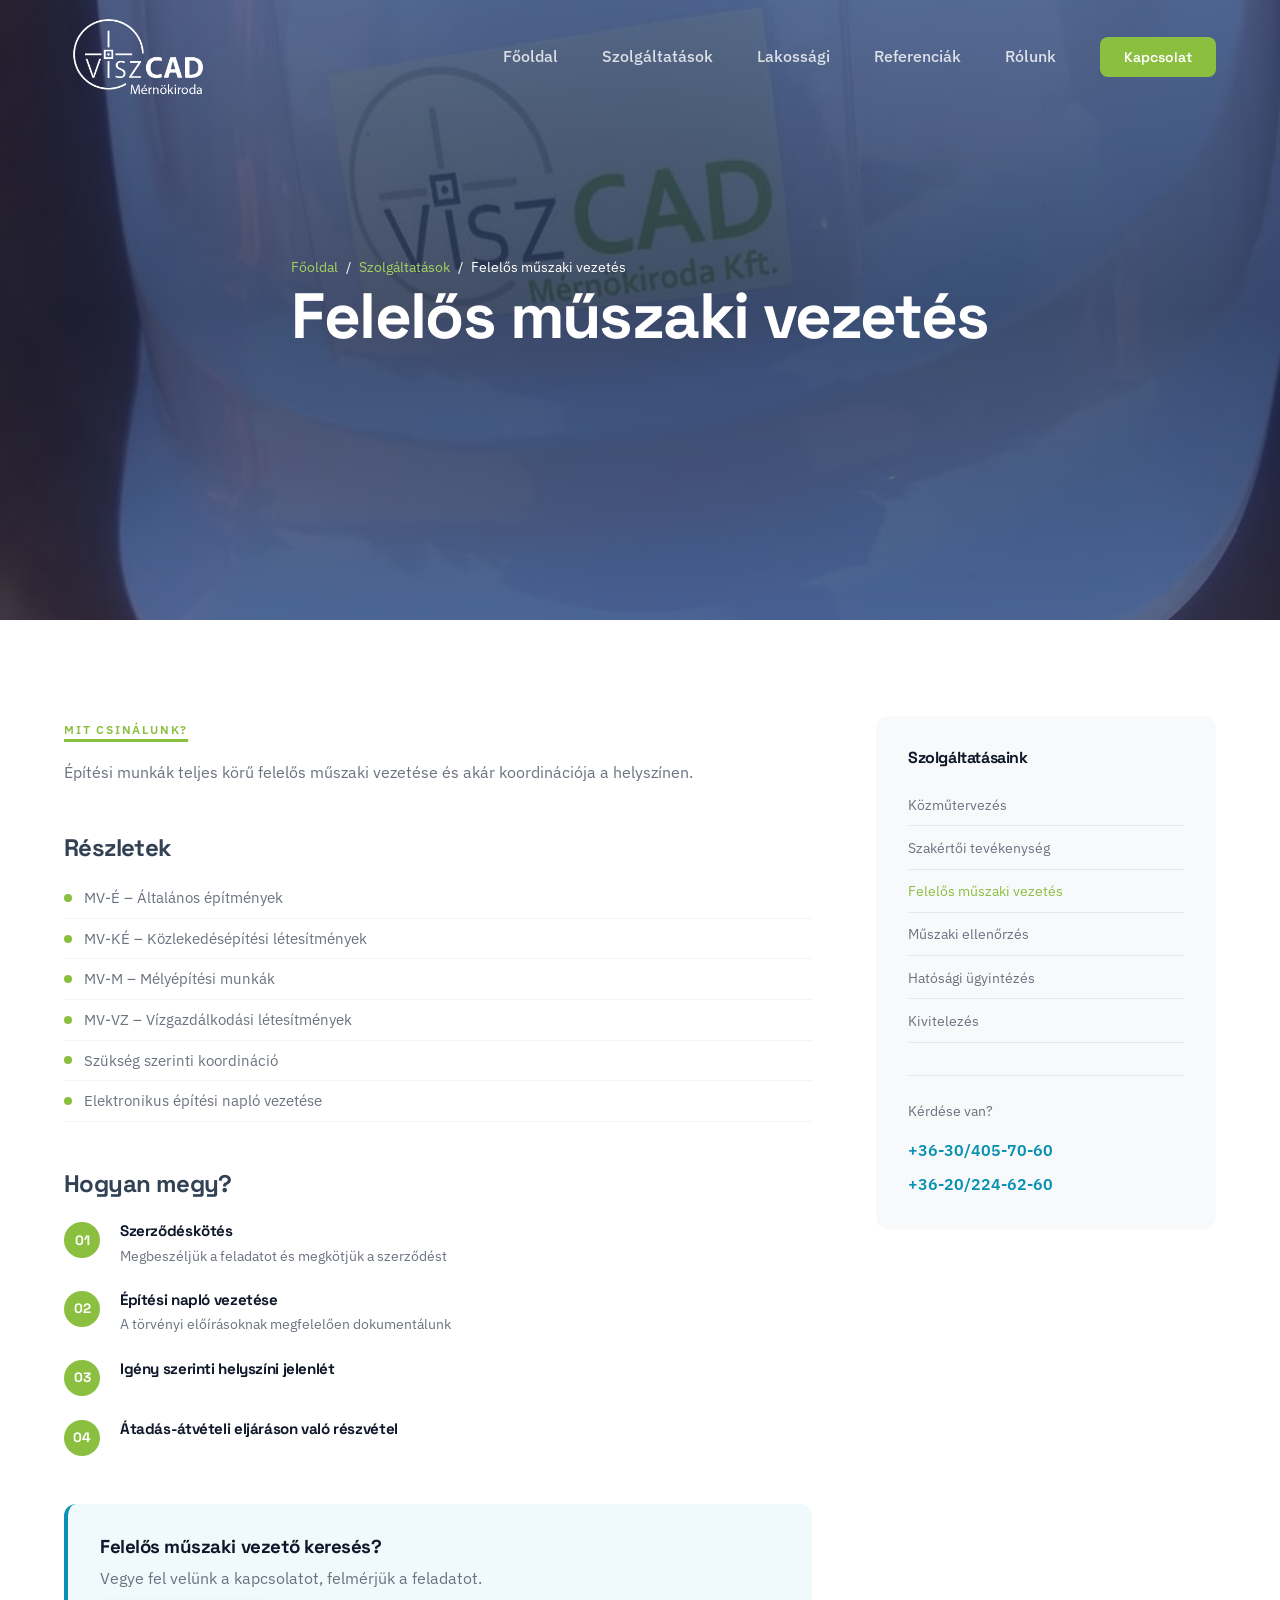
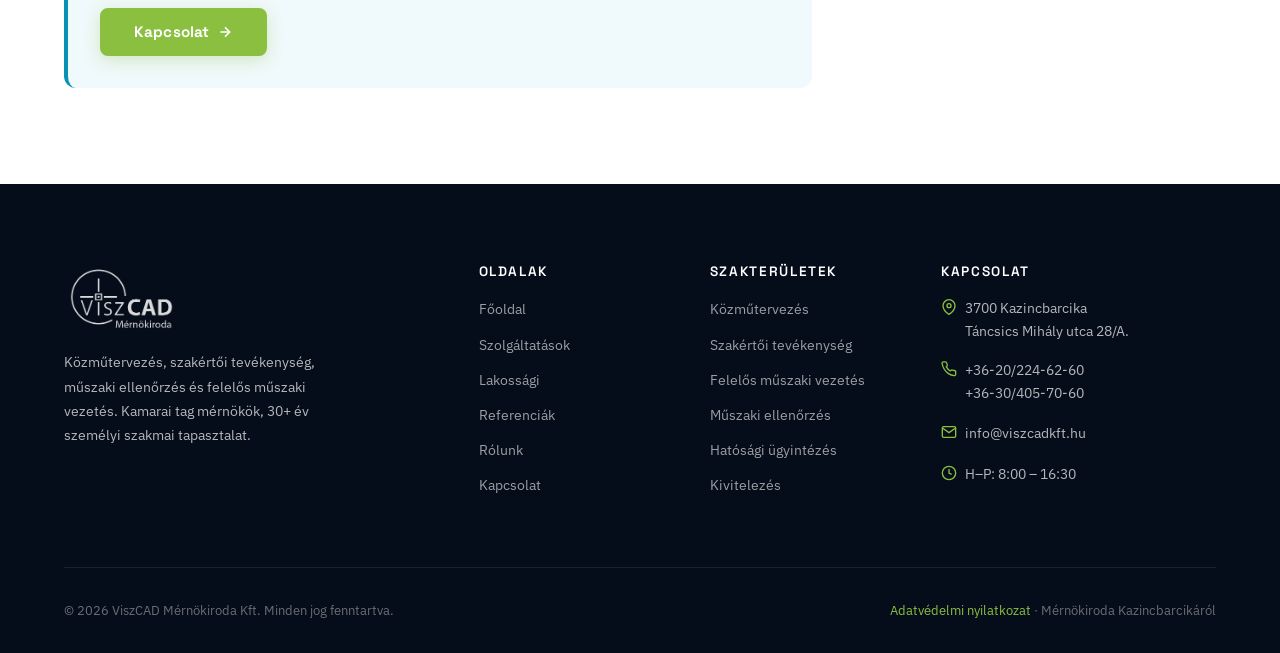
<file: services/felelos-muszaki-vezetes.html>
<!DOCTYPE html>
<html lang="hu">
<head>
  <meta charset="UTF-8">
  <meta name="viewport" content="width=device-width, initial-scale=1.0">
  <title>Felelős Műszaki Vezető Kazincbarcika | ViszCAD</title>
  <meta name="description" content="Felelős műszaki vezető biztosítása építési projektekhez Kazincbarcikán. Kamarai nyilvántartásban szereplő mérnökök, törvényes megfelelőség. ViszCAD Mérnökiroda.">
  <meta name="keywords" content="felelős műszaki vezető Kazincbarcika, építési projekt irányítás, kamarai mérnök">
  <link rel="canonical" href="https://viszcadkft.hu/services/felelos-muszaki-vezetes.html">
  <link rel="alternate" hreflang="hu" href="https://viszcadkft.hu/services/felelos-muszaki-vezetes.html">
  <link rel="alternate" hreflang="x-default" href="https://viszcadkft.hu/">
  <meta http-equiv="content-language" content="hu">
  <meta property="og:type" content="website">
  <meta property="og:site_name" content="ViszCAD Mérnökiroda">
  <meta property="og:title" content="Felelős Műszaki Vezetés – Építési Projektek Irányítása | ViszCAD">
  <meta property="og:description" content="Törvény által előírt felelős műszaki vezető biztosítása építési projektekhez Észak-Magyarországon. Kamarai nyilvántartásban szereplő mérnökök. ViszCAD Mérnökiroda.">
  <meta property="og:url" content="https://viszcadkft.hu/services/felelos-muszaki-vezetes.html">
  <meta property="og:image" content="https://viszcadkft.hu/images/logo.png">
  <meta property="og:locale" content="hu_HU">
  <meta name="twitter:card" content="summary">
  <meta name="twitter:title" content="Felelős Műszaki Vezetés – Építési Projektek Irányítása | ViszCAD">
  <meta name="twitter:description" content="Törvény által előírt felelős műszaki vezető biztosítása építési projektekhez Észak-Magyarországon. Kamarai nyilvántartásban szereplő mérnökök. ViszCAD Mérnökiroda.">
  <link rel="preconnect" href="https://fonts.googleapis.com">
  <link rel="preconnect" href="https://fonts.gstatic.com" crossorigin>
  <link href="https://fonts.googleapis.com/css2?family=Space+Grotesk:wght@300;400;500;600;700&family=IBM+Plex+Sans:wght@300;400;500;600&display=swap" rel="stylesheet">
  <link rel="stylesheet" href="../css/style.css?v=6">
  <style>
    .svc-detail-layout { display:grid; grid-template-columns:1fr 340px; gap:4rem; align-items:start; }
    @media (max-width:1024px) { .svc-detail-layout { grid-template-columns:1fr; } }
    .svc-sidebar { background:var(--gray-bg); border-radius:var(--r-md); padding:2rem; position:sticky; top:100px; }
    .svc-sidebar h4 { font-size:1rem; color:var(--navy); margin-bottom:1rem; }
    .svc-sidebar ul { list-style:none; }
    .svc-sidebar ul li a { display:block; padding:0.6rem 0; color:var(--text-light); font-size:0.9rem; border-bottom:1px solid #e5e7eb; transition:color 0.2s; text-decoration:none; }
    .svc-sidebar ul li a:hover, .svc-sidebar ul li a.active { color:#8BBF40; }
    .svc-detail-list { list-style:none; margin:1rem 0; }
    .svc-detail-list li { padding:0.5rem 0; border-bottom:1px solid #f3f4f6; color:var(--text-light); font-size:0.92rem; display:flex; align-items:center; gap:0.75rem; }
    .svc-detail-list li::before { content:""; width:8px; height:8px; border-radius:50%; background:#8BBF40; flex-shrink:0; }
    .process-steps-simple { display:flex; flex-direction:column; gap:1.5rem; margin-top:1.5rem; }
    .ps-item { display:flex; gap:1.25rem; align-items:flex-start; }
    .ps-num { width:36px; height:36px; border-radius:50%; background:#8BBF40; color:#fff; font-family:"Space Grotesk",sans-serif; font-weight:700; font-size:0.85rem; display:flex; align-items:center; justify-content:center; flex-shrink:0; }
    .ps-content h4 { font-size:0.95rem; color:var(--navy); margin-bottom:0.25rem; }
    .ps-content p { font-size:0.88rem; color:var(--text-light); line-height:1.6; }
  </style>
  <script type="application/ld+json">
  {
    "@context": "https://schema.org",
    "@type": "Service",
    "name": "Felelős műszaki vezetés",
    "serviceType": "Responsible Technical Management",
    "description": "Törvény által előírt felelős műszaki vezető biztosítása építési projektekhez Észak-Magyarországon. Kamarai nyilvántartásban szereplő mérnökök.",
    "provider": {"@type": "LocalBusiness", "@id": "https://viszcadkft.hu/#business", "name": "ViszCAD Mérnökiroda Kft."},
    "areaServed": {"@type": "AdministrativeArea", "name": "Borsod-Abaúj-Zemplén"},
    "url": "https://viszcadkft.hu/services/felelos-muszaki-vezetes.html"
  }
  </script>
  <script type="application/ld+json">
  {
    "@context": "https://schema.org",
    "@type": "BreadcrumbList",
    "itemListElement": [
      {"@type": "ListItem", "position": 1, "name": "Főoldal", "item": "https://viszcadkft.hu/"},
      {"@type": "ListItem", "position": 2, "name": "Szolgáltatások", "item": "https://viszcadkft.hu/szolgaltatasok.html"},
      {"@type": "ListItem", "position": 3, "name": "Felelős műszaki vezetés", "item": "https://viszcadkft.hu/services/felelos-muszaki-vezetes.html"}
    ]
  }
  </script>
</head>
<body>

<nav class="nav scrolled" id="mainNav">
  <div class="container nav-inner">
    <a href="../index.html" class="nav-logo"><img src="../images/logo-white.png" alt="ViszCAD Mérnökiroda"></a>
    <div class="nav-links">
      <a href="../index.html">Főoldal</a>
      <a href="../szolgaltatasok.html" class="active">Szolgáltatások</a>
      <a href="../lakossagi.html">Lakossági</a>
      <a href="../referenciak.html">Referenciák</a>
      <a href="../rolunk.html">Rólunk</a>
      <a href="../kapcsolat.html" class="nav-cta">Kapcsolat</a>
    </div>
    <button class="nav-hamburger" id="hamburger" aria-label="Menü">
      <span></span><span></span><span></span>
    </button>
  </div>
</nav>
<div class="nav-mobile" id="mobileMenu">
  <a href="../index.html" onclick="closeMobile()">Főoldal</a>
  <a href="../szolgaltatasok.html" onclick="closeMobile()">Szolgáltatások</a>
  <a href="../lakossagi.html" onclick="closeMobile()">Lakossági</a>
  <a href="../referenciak.html" onclick="closeMobile()">Referenciák</a>
  <a href="../rolunk.html" onclick="closeMobile()">Rólunk</a>
  <a href="../kapcsolat.html" onclick="closeMobile()">Kapcsolat</a>
</div>

<!-- PAGE HERO -->
<div class="page-hero">
  <div class="page-hero-bg" style="background-image:url('../images/projects/33.JPEG');background-size:cover;background-position:center 25%"></div>
  <div class="page-hero-overlay"></div>
  <div class="container page-hero-content">
    <nav class="page-hero-breadcrumb" aria-label="Útvonal">
      <a href="../index.html">Főoldal</a>
      <span>/</span>
      <a href="../szolgaltatasok.html">Szolgáltatások</a>
      <span>/</span>
      <span>Felelős műszaki vezetés</span>
    </nav>
    <h1>Felelős műszaki vezetés</h1>
  </div>
</div>

<!-- MAIN CONTENT -->
<section class="section-pad" style="background:var(--white)">
  <div class="container">
    <div class="svc-detail-layout">
      <div>
        <!-- OVERVIEW -->
        <span class="label">Mit csinálunk?</span>
        <span class="line-accent"></span>
        <p style="color:var(--text-light);line-height:1.75;margin-top:1rem">Építési munkák teljes körű felelős műszaki vezetése és akár koordinációja a helyszínen.</p>

        <!-- DETAILS -->
        <h2 style="margin-top:3rem;margin-bottom:1rem">Részletek</h2>
        <ul class="svc-detail-list">
          <li>MV-É – Általános építmények</li>
          <li>MV-KÉ – Közlekedésépítési létesítmények</li>
          <li>MV-M – Mélyépítési munkák</li>
          <li>MV-VZ – Vízgazdálkodási létesítmények</li>
          <li>Szükség szerinti koordináció</li>
          <li>Elektronikus építési napló vezetése</li>
        </ul>

        <!-- PROCESS -->
        <h2 style="margin-top:3rem;margin-bottom:0.5rem">Hogyan megy?</h2>
        <div class="process-steps-simple">
          <div class="ps-item">
            <div class="ps-num">01</div>
            <div class="ps-content"><h4>Szerződéskötés</h4><p>Megbeszéljük a feladatot és megkötjük a szerződést</p></div>
          </div>
          <div class="ps-item">
            <div class="ps-num">02</div>
            <div class="ps-content"><h4>Építési napló vezetése</h4><p>A törvényi előírásoknak megfelelően dokumentálunk</p></div>
          </div>
          <div class="ps-item">
            <div class="ps-num">03</div>
            <div class="ps-content"><h4>Igény szerinti helyszíni jelenlét</h4></div>
          </div>
          <div class="ps-item">
            <div class="ps-num">04</div>
            <div class="ps-content"><h4>Átadás-átvételi eljáráson való részvétel</h4></div>
          </div>
        </div>

        <!-- CTA -->
        <div style="margin-top:3rem;padding:2rem;background:rgba(8,145,178,0.06);border-radius:var(--r-md);border-left:4px solid #0891B2">
          <h3 style="color:var(--navy);margin-bottom:0.5rem">Felelős műszaki vezető keresés?</h3>
          <p style="color:var(--text-light);margin-bottom:1rem">Vegye fel velünk a kapcsolatot, felmérjük a feladatot.</p>
          <a href="../kapcsolat.html" class="btn btn-cta-orange">Kapcsolat<svg width="16" height="16" viewBox="0 0 24 24" fill="none" stroke="currentColor" stroke-width="2.5"><path d="M5 12h14M12 5l7 7-7 7"/></svg></a>
        </div>
      </div>

      <div class="svc-sidebar">
        <h4>Szolgáltatásaink</h4>
        <ul>
          <li><a href="kozmutervezes.html">Közműtervezés</a></li>
          <li><a href="szakertoi-tevekenyseg.html">Szakértői tevékenység</a></li>
          <li><a href="felelos-muszaki-vezetes.html" class="active">Felelős műszaki vezetés</a></li>
          <li><a href="muszaki-ellenorzes.html">Műszaki ellenőrzés</a></li>
          <li><a href="hatosagi-ugyintezes.html">Hatósági ügyintézés</a></li>
          <li><a href="kivitelezes.html">Kivitelezés</a></li>
        </ul>
        <div style="margin-top:2rem;padding-top:1.5rem;border-top:1px solid #e5e7eb">
          <p style="font-size:0.88rem;color:var(--text-light);margin-bottom:1rem">Kérdése van?</p>
          <a href="tel:+36304057060" style="display:block;font-weight:600;color:#0891B2;margin-bottom:0.5rem">+36-30/405-70-60</a>
          <a href="tel:+36202246260" style="display:block;font-weight:600;color:#0891B2">+36-20/224-62-60</a>
        </div>
      </div>
    </div>
  </div>
</section>

<footer class="footer">
  <div class="container">
    <div class="footer-grid">
      <div class="footer-brand">
        <div class="footer-logo">
          <img src="../images/logo-white.png" alt="ViszCAD Mérnökiroda">
        </div>
        <p>Közműtervezés, szakértői tevékenység, műszaki ellenőrzés és felelős műszaki vezetés. Kamarai tag mérnökök, 30+ év személyi szakmai tapasztalat.</p>
      </div>
      <div class="footer-col">
        <h4>Oldalak</h4>
        <ul>
          <li><a href="../index.html">Főoldal</a></li>
          <li><a href="../szolgaltatasok.html">Szolgáltatások</a></li>
          <li><a href="../lakossagi.html">Lakossági</a></li>
          <li><a href="../referenciak.html">Referenciák</a></li>
          <li><a href="../rolunk.html">Rólunk</a></li>
          <li><a href="../kapcsolat.html">Kapcsolat</a></li>
        </ul>
      </div>
      <div class="footer-col">
        <h4>Szakterületek</h4>
        <ul>
          <li><a href="kozmutervezes.html">Közműtervezés</a></li>
          <li><a href="szakertoi-tevekenyseg.html">Szakértői tevékenység</a></li>
          <li><a href="felelos-muszaki-vezetes.html">Felelős műszaki vezetés</a></li>
          <li><a href="muszaki-ellenorzes.html">Műszaki ellenőrzés</a></li>
          <li><a href="hatosagi-ugyintezes.html">Hatósági ügyintézés</a></li>
          <li><a href="kivitelezes.html">Kivitelezés</a></li>
        </ul>
      </div>
      <div class="footer-col">
        <h4>Kapcsolat</h4>
        <div class="footer-contact-item">
          <span class="footer-contact-icon"><svg width="16" height="16" viewBox="0 0 24 24" fill="none" stroke="currentColor" stroke-width="2"><path d="M21 10c0 7-9 13-9 13s-9-6-9-13a9 9 0 0 1 18 0z"/><circle cx="12" cy="10" r="3"/></svg></span>
          <span>3700 Kazincbarcika<br>Táncsics Mihály utca 28/A.</span>
        </div>
        <div class="footer-contact-item">
          <span class="footer-contact-icon"><svg width="16" height="16" viewBox="0 0 24 24" fill="none" stroke="currentColor" stroke-width="2"><path d="M22 16.92v3a2 2 0 0 1-2.18 2 19.79 19.79 0 0 1-8.63-3.07A19.5 19.5 0 0 1 4.68 12 19.79 19.79 0 0 1 1.61 3.42 2 2 0 0 1 3.6 1.24h3a2 2 0 0 1 2 1.72c.127.96.361 1.903.7 2.81a2 2 0 0 1-.45 2.11L7.91 8.91a16 16 0 0 0 6.08 6.08l.96-.96a2 2 0 0 1 2.11-.45c.907.339 1.85.573 2.81.7A2 2 0 0 1 22 16.92z"/></svg></span>
          <span><a href="tel:+36202246260">+36-20/224-62-60</a><br><a href="tel:+36304057060">+36-30/405-70-60</a></span>
        </div>
        <div class="footer-contact-item">
          <span class="footer-contact-icon"><svg width="16" height="16" viewBox="0 0 24 24" fill="none" stroke="currentColor" stroke-width="2"><path d="M4 4h16c1.1 0 2 .9 2 2v12c0 1.1-.9 2-2 2H4c-1.1 0-2-.9-2-2V6c0-1.1.9-2 2-2z"/><polyline points="22,6 12,13 2,6"/></svg></span>
          <a href="mailto:info@viszcadkft.hu">info@viszcadkft.hu</a>
        </div>
        <div class="footer-contact-item">
          <span class="footer-contact-icon"><svg width="16" height="16" viewBox="0 0 24 24" fill="none" stroke="currentColor" stroke-width="2"><circle cx="12" cy="12" r="10"/><polyline points="12 6 12 12 16 14"/></svg></span>
          <span>H–P: 8:00 – 16:30</span>
        </div>
      </div>
    </div>
    <div class="footer-bottom">
      <span>© 2026 ViszCAD Mérnökiroda Kft. Minden jog fenntartva.</span>
      <span><a href="../adatvedelmi.html">Adatvédelmi nyilatkozat</a> · Mérnökiroda Kazincbarcikáról</span>
    </div>
  </div>
</footer>

<script src="../js/main.js" defer></script>
</body>
</html>
</file>
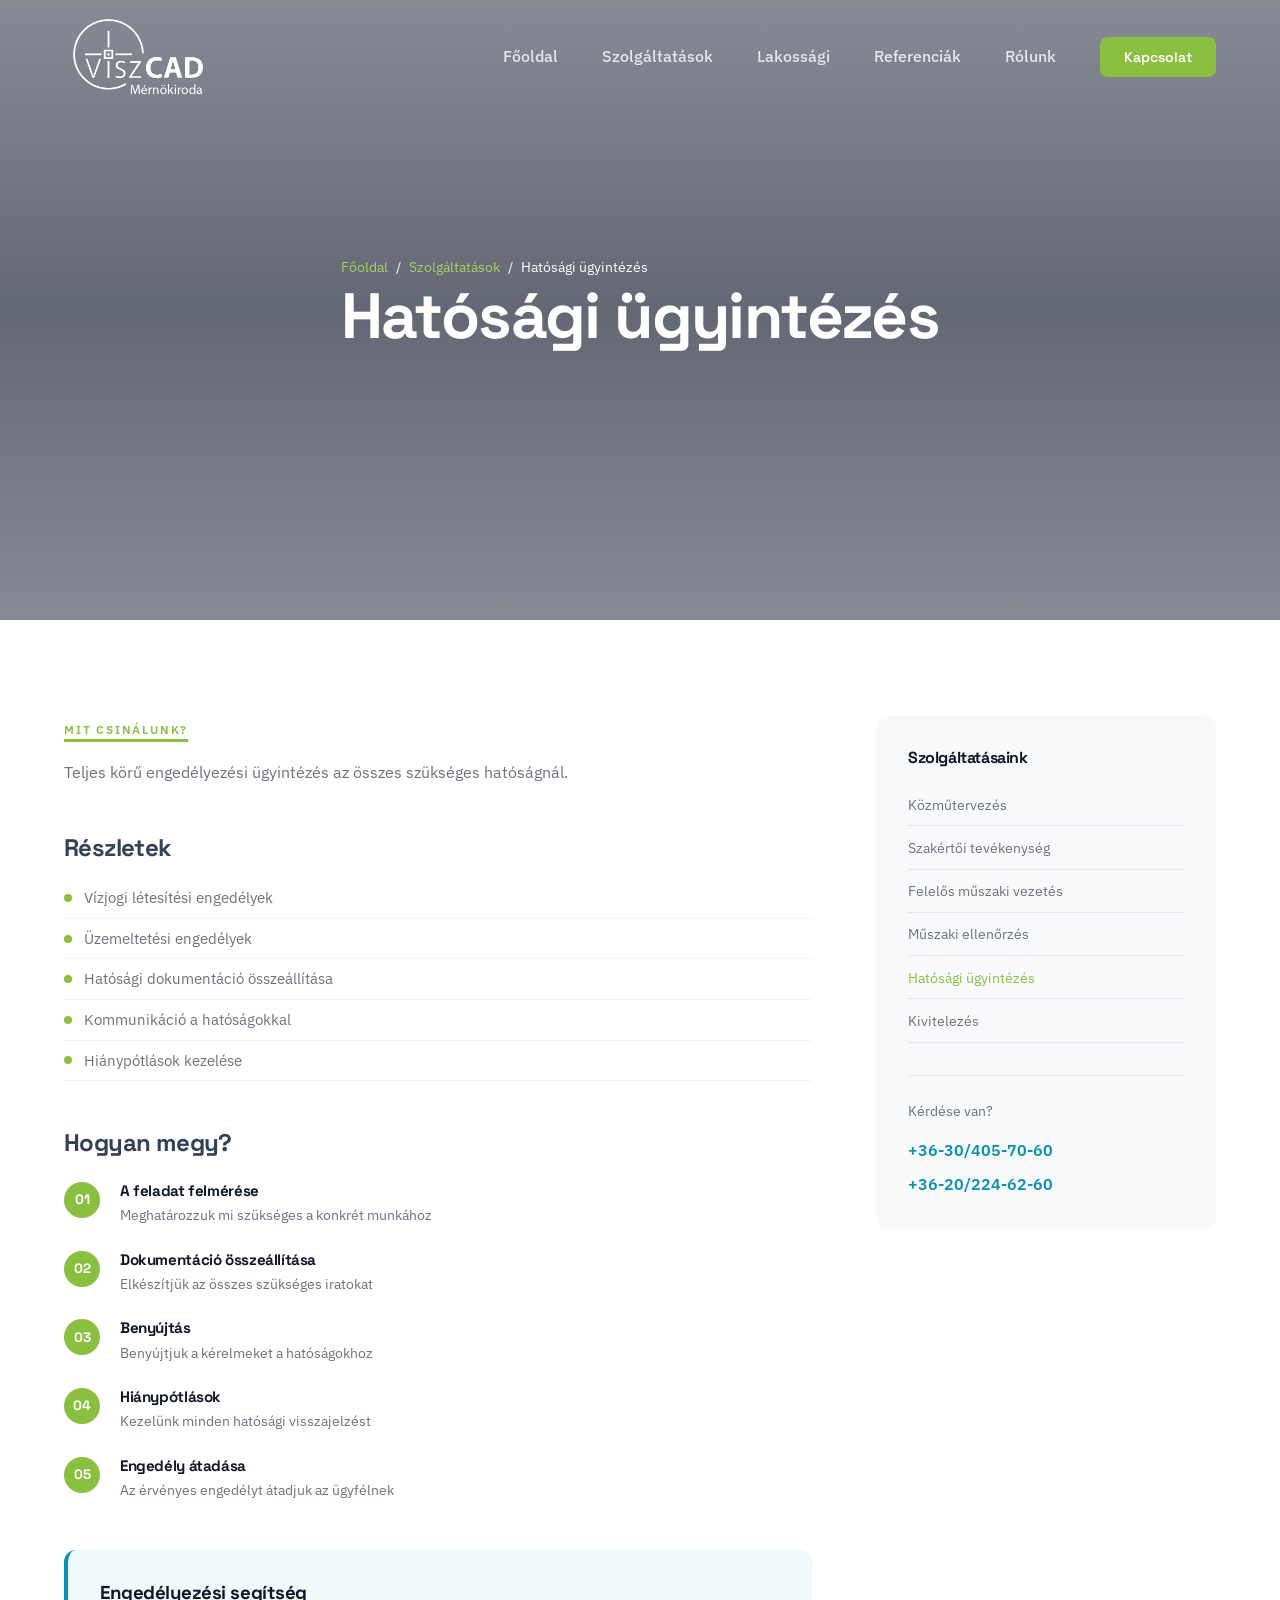
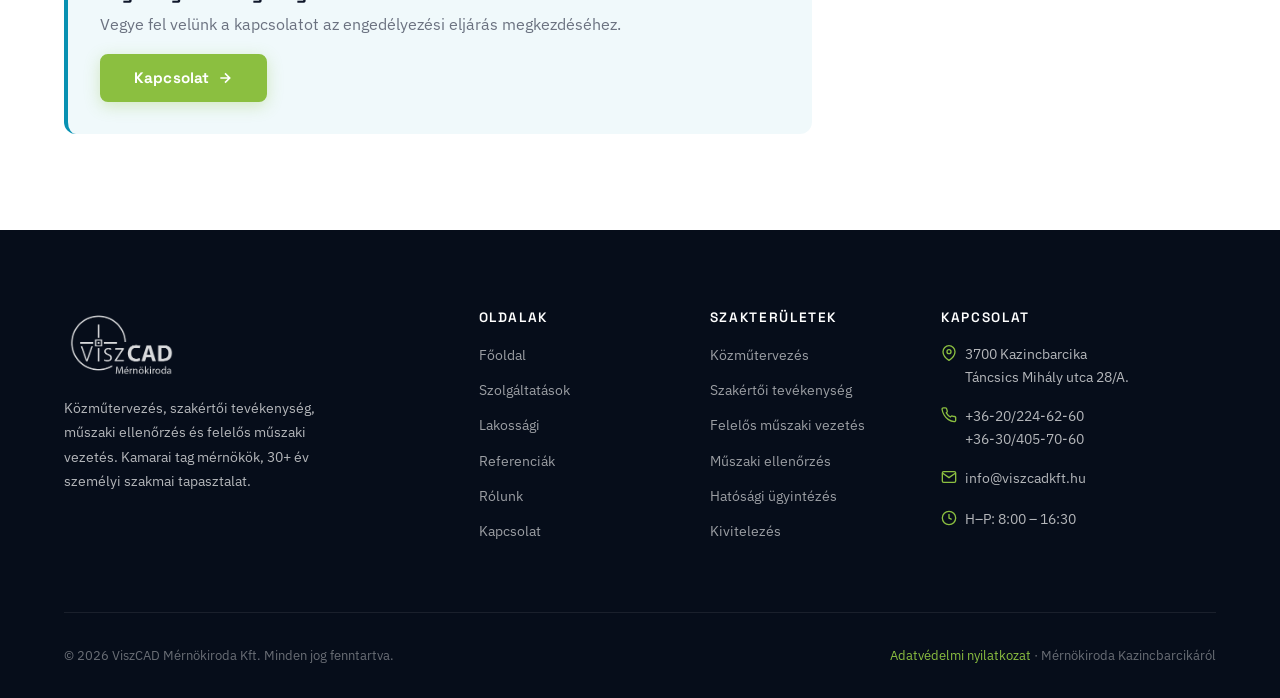
<file: services/hatosagi-ugyintezes.html>
<!DOCTYPE html>
<html lang="hu">
<head>
  <meta charset="UTF-8">
  <meta name="viewport" content="width=device-width, initial-scale=1.0">
  <title>Vízjogi Engedély, Hatósági Ügyintézés | ViszCAD</title>
  <meta name="description" content="Hatósági engedélyezés: vízjogi, üzemeltetési és építési engedélyek Borsod-Abaúj-Zemplén megyében. Kamarai mérnökök, teljes körű ügyintézés. ViszCAD.">
  <meta name="keywords" content="vízjogi engedély, hatósági ügyintézés Kazincbarcika, építési engedély Borsod, ViszCAD">
  <link rel="canonical" href="https://viszcadkft.hu/services/hatosagi-ugyintezes.html">
  <link rel="alternate" hreflang="hu" href="https://viszcadkft.hu/services/hatosagi-ugyintezes.html">
  <link rel="alternate" hreflang="x-default" href="https://viszcadkft.hu/">
  <meta http-equiv="content-language" content="hu">
  <meta property="og:type" content="website">
  <meta property="og:site_name" content="ViszCAD Mérnökiroda">
  <meta property="og:title" content="Hatósági Ügyintézés – Vízjogi és Építési Engedélyek | ViszCAD">
  <meta property="og:description" content="Teljes körű hatósági engedélyezési ügyintézés: vízjogi engedélyek, üzemeltetési engedélyek, építési engedélyek Borsod-Abaúj-Zemplén megyében. ViszCAD Mérnökiroda.">
  <meta property="og:url" content="https://viszcadkft.hu/services/hatosagi-ugyintezes.html">
  <meta property="og:image" content="https://viszcadkft.hu/images/logo.png">
  <meta property="og:locale" content="hu_HU">
  <meta name="twitter:card" content="summary">
  <meta name="twitter:title" content="Hatósági Ügyintézés – Vízjogi és Építési Engedélyek | ViszCAD">
  <meta name="twitter:description" content="Teljes körű hatósági engedélyezési ügyintézés: vízjogi engedélyek, üzemeltetési engedélyek, építési engedélyek Borsod-Abaúj-Zemplén megyében. ViszCAD Mérnökiroda.">
  <link rel="preconnect" href="https://fonts.googleapis.com">
  <link rel="preconnect" href="https://fonts.gstatic.com" crossorigin>
  <link href="https://fonts.googleapis.com/css2?family=Space+Grotesk:wght@300;400;500;600;700&family=IBM+Plex+Sans:wght@300;400;500;600&display=swap" rel="stylesheet">
  <link rel="stylesheet" href="../css/style.css?v=6">
  <style>
    .svc-detail-layout { display:grid; grid-template-columns:1fr 340px; gap:4rem; align-items:start; }
    @media (max-width:1024px) { .svc-detail-layout { grid-template-columns:1fr; } }
    .svc-sidebar { background:var(--gray-bg); border-radius:var(--r-md); padding:2rem; position:sticky; top:100px; }
    .svc-sidebar h4 { font-size:1rem; color:var(--navy); margin-bottom:1rem; }
    .svc-sidebar ul { list-style:none; }
    .svc-sidebar ul li a { display:block; padding:0.6rem 0; color:var(--text-light); font-size:0.9rem; border-bottom:1px solid #e5e7eb; transition:color 0.2s; text-decoration:none; }
    .svc-sidebar ul li a:hover, .svc-sidebar ul li a.active { color:#8BBF40; }
    .svc-detail-list { list-style:none; margin:1rem 0; }
    .svc-detail-list li { padding:0.5rem 0; border-bottom:1px solid #f3f4f6; color:var(--text-light); font-size:0.92rem; display:flex; align-items:center; gap:0.75rem; }
    .svc-detail-list li::before { content:""; width:8px; height:8px; border-radius:50%; background:#8BBF40; flex-shrink:0; }
    .process-steps-simple { display:flex; flex-direction:column; gap:1.5rem; margin-top:1.5rem; }
    .ps-item { display:flex; gap:1.25rem; align-items:flex-start; }
    .ps-num { width:36px; height:36px; border-radius:50%; background:#8BBF40; color:#fff; font-family:"Space Grotesk",sans-serif; font-weight:700; font-size:0.85rem; display:flex; align-items:center; justify-content:center; flex-shrink:0; }
    .ps-content h4 { font-size:0.95rem; color:var(--navy); margin-bottom:0.25rem; }
    .ps-content p { font-size:0.88rem; color:var(--text-light); line-height:1.6; }
  </style>
  <script type="application/ld+json">
  {
    "@context": "https://schema.org",
    "@type": "Service",
    "name": "Hatósági ügyintézés",
    "serviceType": "Regulatory Permitting",
    "description": "Teljes körű hatósági engedélyezési ügyintézés: vízjogi engedélyek, üzemeltetési engedélyek, építési engedélyek Borsod-Abaúj-Zemplén megyében.",
    "provider": {"@type": "LocalBusiness", "@id": "https://viszcadkft.hu/#business", "name": "ViszCAD Mérnökiroda Kft."},
    "areaServed": {"@type": "AdministrativeArea", "name": "Borsod-Abaúj-Zemplén"},
    "url": "https://viszcadkft.hu/services/hatosagi-ugyintezes.html"
  }
  </script>
  <script type="application/ld+json">
  {
    "@context": "https://schema.org",
    "@type": "BreadcrumbList",
    "itemListElement": [
      {"@type": "ListItem", "position": 1, "name": "Főoldal", "item": "https://viszcadkft.hu/"},
      {"@type": "ListItem", "position": 2, "name": "Szolgáltatások", "item": "https://viszcadkft.hu/szolgaltatasok.html"},
      {"@type": "ListItem", "position": 3, "name": "Hatósági ügyintézés", "item": "https://viszcadkft.hu/services/hatosagi-ugyintezes.html"}
    ]
  }
  </script>
</head>
<body>

<nav class="nav scrolled" id="mainNav">
  <div class="container nav-inner">
    <a href="../index.html" class="nav-logo"><img src="../images/logo-white.png" alt="ViszCAD Mérnökiroda"></a>
    <div class="nav-links">
      <a href="../index.html">Főoldal</a>
      <a href="../szolgaltatasok.html" class="active">Szolgáltatások</a>
      <a href="../lakossagi.html">Lakossági</a>
      <a href="../referenciak.html">Referenciák</a>
      <a href="../rolunk.html">Rólunk</a>
      <a href="../kapcsolat.html" class="nav-cta">Kapcsolat</a>
    </div>
    <button class="nav-hamburger" id="hamburger" aria-label="Menü">
      <span></span><span></span><span></span>
    </button>
  </div>
</nav>
<div class="nav-mobile" id="mobileMenu">
  <a href="../index.html" onclick="closeMobile()">Főoldal</a>
  <a href="../szolgaltatasok.html" onclick="closeMobile()">Szolgáltatások</a>
  <a href="../lakossagi.html" onclick="closeMobile()">Lakossági</a>
  <a href="../referenciak.html" onclick="closeMobile()">Referenciák</a>
  <a href="../rolunk.html" onclick="closeMobile()">Rólunk</a>
  <a href="../kapcsolat.html" onclick="closeMobile()">Kapcsolat</a>
</div>

<!-- PAGE HERO -->
<div class="page-hero">
  <div class="page-hero-bg" style="background-image:url('https://images.unsplash.com/photo-1450101499163-c8848c66ca85?w=1200&q=80');background-size:cover;background-position:center"></div>
  <div class="page-hero-overlay"></div>
  <div class="container page-hero-content">
    <nav class="page-hero-breadcrumb" aria-label="Útvonal">
      <a href="../index.html">Főoldal</a>
      <span>/</span>
      <a href="../szolgaltatasok.html">Szolgáltatások</a>
      <span>/</span>
      <span>Hatósági ügyintézés</span>
    </nav>
    <h1>Hatósági ügyintézés</h1>
  </div>
</div>

<!-- MAIN CONTENT -->
<section class="section-pad" style="background:var(--white)">
  <div class="container">
    <div class="svc-detail-layout">
      <div>
        <!-- OVERVIEW -->
        <span class="label">Mit csinálunk?</span>
        <span class="line-accent"></span>
        <p style="color:var(--text-light);line-height:1.75;margin-top:1rem">Teljes körű engedélyezési ügyintézés az összes szükséges hatóságnál.</p>

        <!-- DETAILS -->
        <h2 style="margin-top:3rem;margin-bottom:1rem">Részletek</h2>
        <ul class="svc-detail-list">
          <li>Vízjogi létesítési engedélyek</li>
          <li>Üzemeltetési engedélyek</li>
          <li>Hatósági dokumentáció összeállítása</li>
          <li>Kommunikáció a hatóságokkal</li>
          <li>Hiánypótlások kezelése</li>
        </ul>

        <!-- PROCESS -->
        <h2 style="margin-top:3rem;margin-bottom:0.5rem">Hogyan megy?</h2>
        <div class="process-steps-simple">
          <div class="ps-item">
            <div class="ps-num">01</div>
            <div class="ps-content"><h4>A feladat felmérése</h4><p>Meghatározzuk mi szükséges a konkrét munkához</p></div>
          </div>
          <div class="ps-item">
            <div class="ps-num">02</div>
            <div class="ps-content"><h4>Dokumentáció összeállítása</h4><p>Elkészítjük az összes szükséges iratokat</p></div>
          </div>
          <div class="ps-item">
            <div class="ps-num">03</div>
            <div class="ps-content"><h4>Benyújtás</h4><p>Benyújtjuk a kérelmeket a hatóságokhoz</p></div>
          </div>
          <div class="ps-item">
            <div class="ps-num">04</div>
            <div class="ps-content"><h4>Hiánypótlások</h4><p>Kezelünk minden hatósági visszajelzést</p></div>
          </div>
          <div class="ps-item">
            <div class="ps-num">05</div>
            <div class="ps-content"><h4>Engedély átadása</h4><p>Az érvényes engedélyt átadjuk az ügyfélnek</p></div>
          </div>
        </div>

        <!-- CTA -->
        <div style="margin-top:3rem;padding:2rem;background:rgba(8,145,178,0.06);border-radius:var(--r-md);border-left:4px solid #0891B2">
          <h3 style="color:var(--navy);margin-bottom:0.5rem">Engedélyezési segítség</h3>
          <p style="color:var(--text-light);margin-bottom:1rem">Vegye fel velünk a kapcsolatot az engedélyezési eljárás megkezdéséhez.</p>
          <a href="../kapcsolat.html" class="btn btn-cta-orange">Kapcsolat<svg width="16" height="16" viewBox="0 0 24 24" fill="none" stroke="currentColor" stroke-width="2.5"><path d="M5 12h14M12 5l7 7-7 7"/></svg></a>
        </div>
      </div>

      <div class="svc-sidebar">
        <h4>Szolgáltatásaink</h4>
        <ul>
          <li><a href="kozmutervezes.html">Közműtervezés</a></li>
          <li><a href="szakertoi-tevekenyseg.html">Szakértői tevékenység</a></li>
          <li><a href="felelos-muszaki-vezetes.html">Felelős műszaki vezetés</a></li>
          <li><a href="muszaki-ellenorzes.html">Műszaki ellenőrzés</a></li>
          <li><a href="hatosagi-ugyintezes.html" class="active">Hatósági ügyintézés</a></li>
          <li><a href="kivitelezes.html">Kivitelezés</a></li>
        </ul>
        <div style="margin-top:2rem;padding-top:1.5rem;border-top:1px solid #e5e7eb">
          <p style="font-size:0.88rem;color:var(--text-light);margin-bottom:1rem">Kérdése van?</p>
          <a href="tel:+36304057060" style="display:block;font-weight:600;color:#0891B2;margin-bottom:0.5rem">+36-30/405-70-60</a>
          <a href="tel:+36202246260" style="display:block;font-weight:600;color:#0891B2">+36-20/224-62-60</a>
        </div>
      </div>
    </div>
  </div>
</section>

<footer class="footer">
  <div class="container">
    <div class="footer-grid">
      <div class="footer-brand">
        <div class="footer-logo">
          <img src="../images/logo-white.png" alt="ViszCAD Mérnökiroda">
        </div>
        <p>Közműtervezés, szakértői tevékenység, műszaki ellenőrzés és felelős műszaki vezetés. Kamarai tag mérnökök, 30+ év személyi szakmai tapasztalat.</p>
      </div>
      <div class="footer-col">
        <h4>Oldalak</h4>
        <ul>
          <li><a href="../index.html">Főoldal</a></li>
          <li><a href="../szolgaltatasok.html">Szolgáltatások</a></li>
          <li><a href="../lakossagi.html">Lakossági</a></li>
          <li><a href="../referenciak.html">Referenciák</a></li>
          <li><a href="../rolunk.html">Rólunk</a></li>
          <li><a href="../kapcsolat.html">Kapcsolat</a></li>
        </ul>
      </div>
      <div class="footer-col">
        <h4>Szakterületek</h4>
        <ul>
          <li><a href="kozmutervezes.html">Közműtervezés</a></li>
          <li><a href="szakertoi-tevekenyseg.html">Szakértői tevékenység</a></li>
          <li><a href="felelos-muszaki-vezetes.html">Felelős műszaki vezetés</a></li>
          <li><a href="muszaki-ellenorzes.html">Műszaki ellenőrzés</a></li>
          <li><a href="hatosagi-ugyintezes.html">Hatósági ügyintézés</a></li>
          <li><a href="kivitelezes.html">Kivitelezés</a></li>
        </ul>
      </div>
      <div class="footer-col">
        <h4>Kapcsolat</h4>
        <div class="footer-contact-item">
          <span class="footer-contact-icon"><svg width="16" height="16" viewBox="0 0 24 24" fill="none" stroke="currentColor" stroke-width="2"><path d="M21 10c0 7-9 13-9 13s-9-6-9-13a9 9 0 0 1 18 0z"/><circle cx="12" cy="10" r="3"/></svg></span>
          <span>3700 Kazincbarcika<br>Táncsics Mihály utca 28/A.</span>
        </div>
        <div class="footer-contact-item">
          <span class="footer-contact-icon"><svg width="16" height="16" viewBox="0 0 24 24" fill="none" stroke="currentColor" stroke-width="2"><path d="M22 16.92v3a2 2 0 0 1-2.18 2 19.79 19.79 0 0 1-8.63-3.07A19.5 19.5 0 0 1 4.68 12 19.79 19.79 0 0 1 1.61 3.42 2 2 0 0 1 3.6 1.24h3a2 2 0 0 1 2 1.72c.127.96.361 1.903.7 2.81a2 2 0 0 1-.45 2.11L7.91 8.91a16 16 0 0 0 6.08 6.08l.96-.96a2 2 0 0 1 2.11-.45c.907.339 1.85.573 2.81.7A2 2 0 0 1 22 16.92z"/></svg></span>
          <span><a href="tel:+36202246260">+36-20/224-62-60</a><br><a href="tel:+36304057060">+36-30/405-70-60</a></span>
        </div>
        <div class="footer-contact-item">
          <span class="footer-contact-icon"><svg width="16" height="16" viewBox="0 0 24 24" fill="none" stroke="currentColor" stroke-width="2"><path d="M4 4h16c1.1 0 2 .9 2 2v12c0 1.1-.9 2-2 2H4c-1.1 0-2-.9-2-2V6c0-1.1.9-2 2-2z"/><polyline points="22,6 12,13 2,6"/></svg></span>
          <a href="mailto:info@viszcadkft.hu">info@viszcadkft.hu</a>
        </div>
        <div class="footer-contact-item">
          <span class="footer-contact-icon"><svg width="16" height="16" viewBox="0 0 24 24" fill="none" stroke="currentColor" stroke-width="2"><circle cx="12" cy="12" r="10"/><polyline points="12 6 12 12 16 14"/></svg></span>
          <span>H–P: 8:00 – 16:30</span>
        </div>
      </div>
    </div>
    <div class="footer-bottom">
      <span>© 2026 ViszCAD Mérnökiroda Kft. Minden jog fenntartva.</span>
      <span><a href="../adatvedelmi.html">Adatvédelmi nyilatkozat</a> · Mérnökiroda Kazincbarcikáról</span>
    </div>
  </div>
</footer>

<script src="../js/main.js" defer></script>
</body>
</html>
</file>
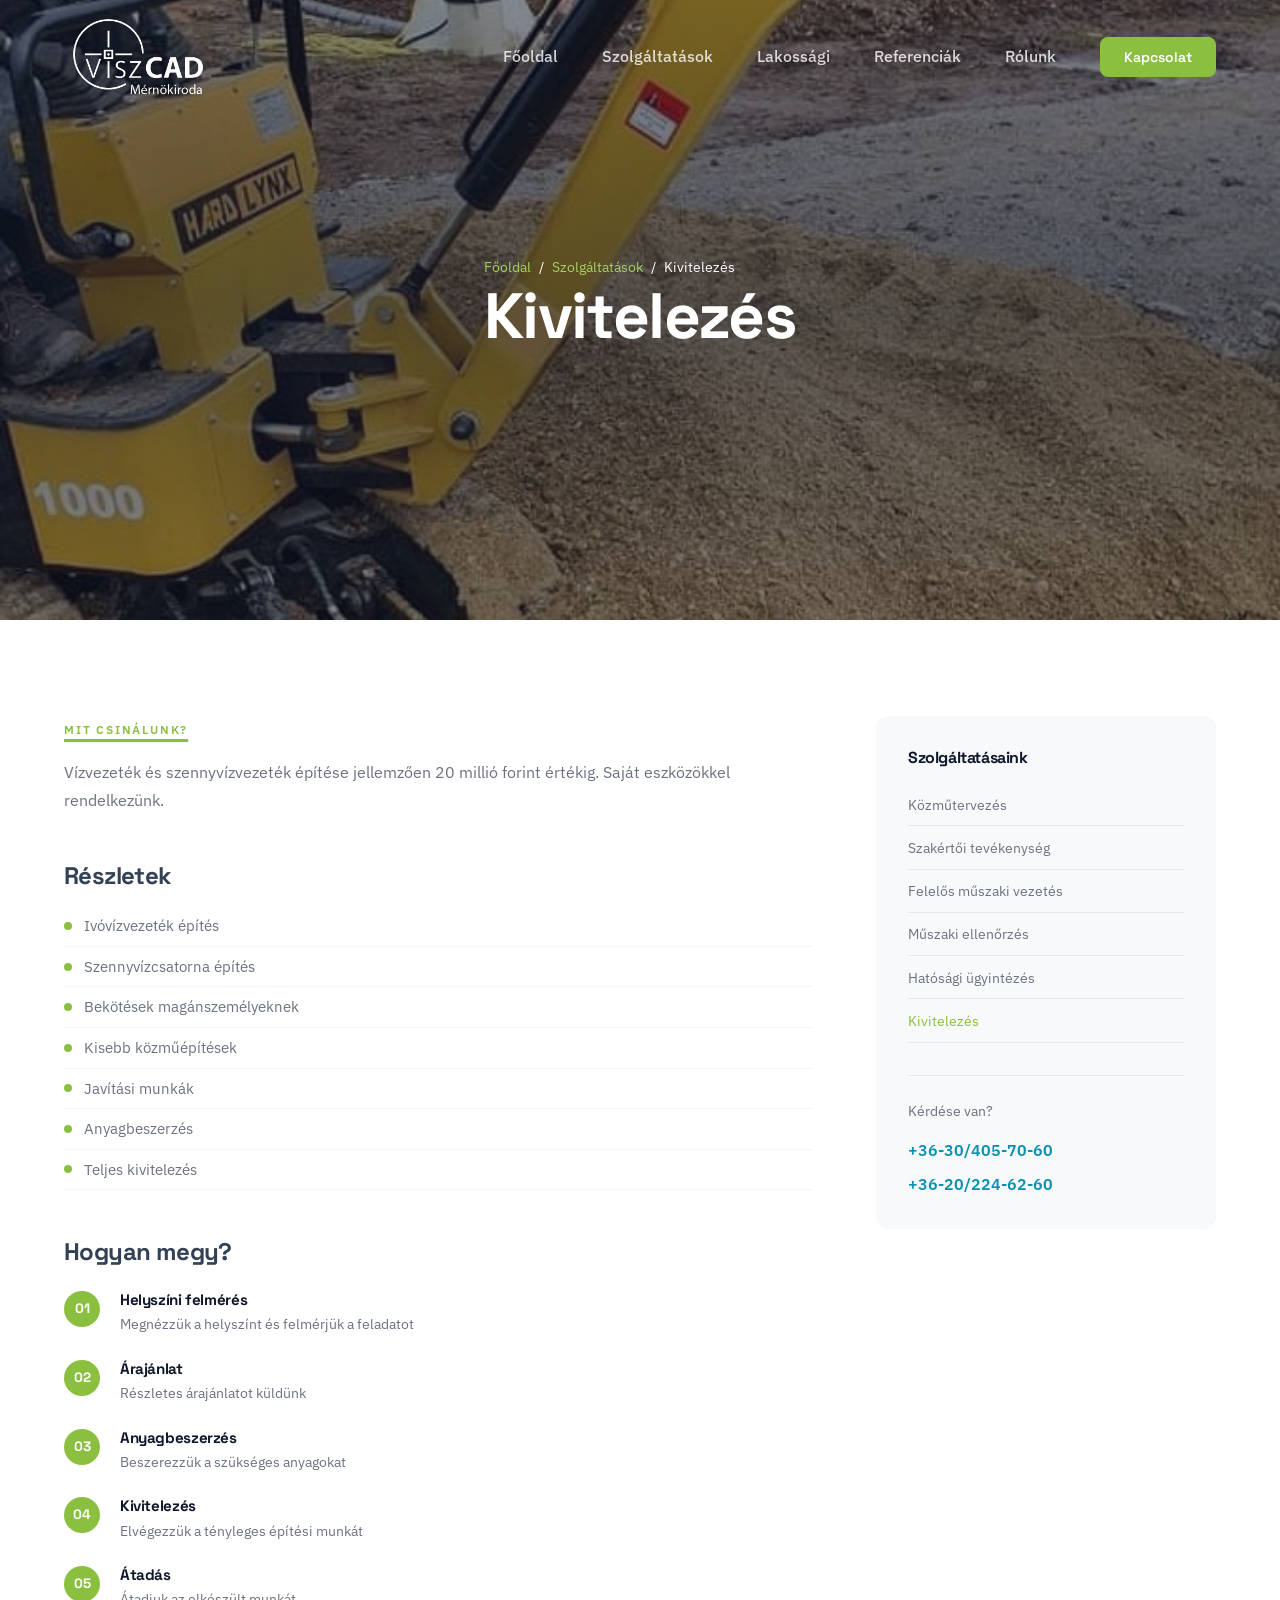
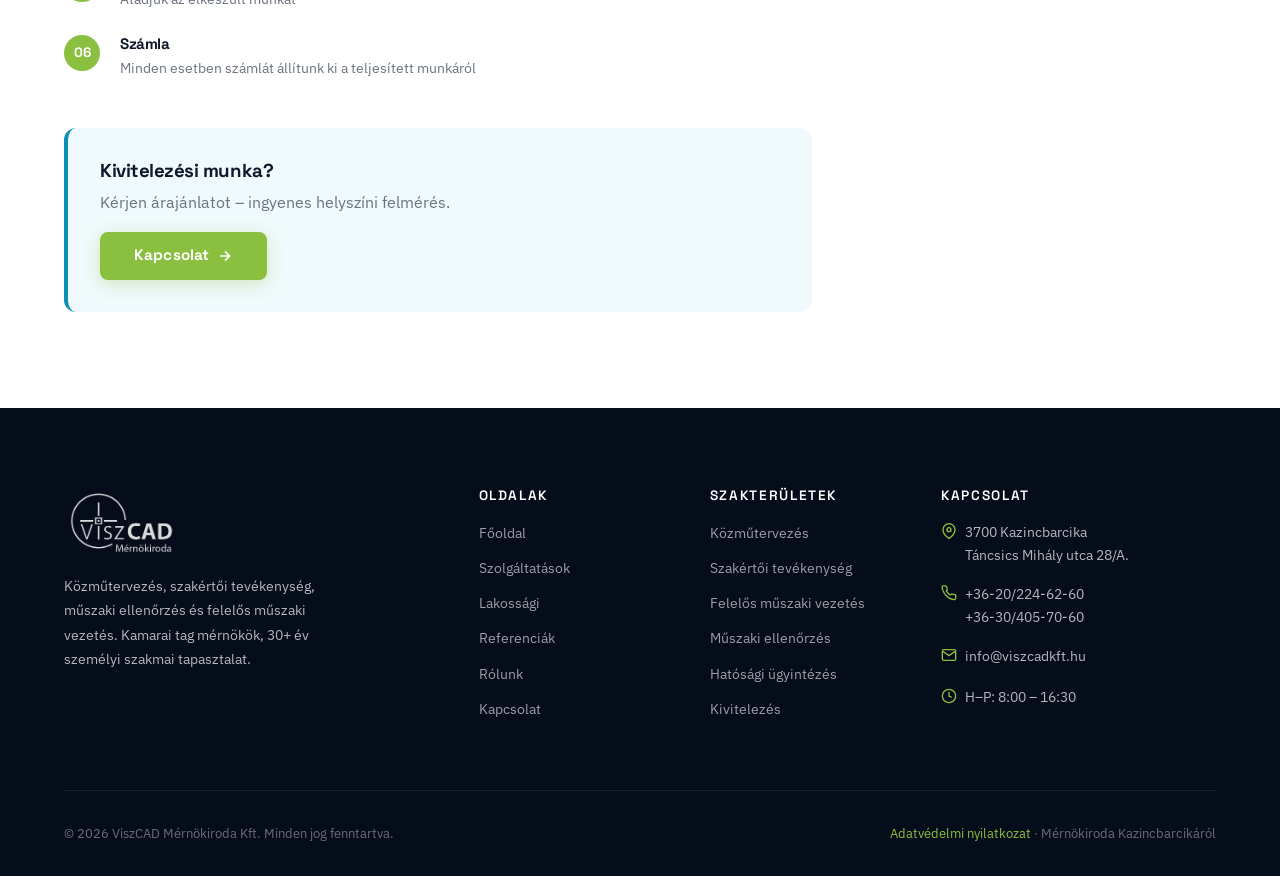
<file: services/kivitelezes.html>
<!DOCTYPE html>
<html lang="hu">
<head>
  <meta charset="UTF-8">
  <meta name="viewport" content="width=device-width, initial-scale=1.0">
  <title>Vízvezeték Kivitelezés Kazincbarcika | ViszCAD</title>
  <meta name="description" content="Vízvezeték és szennyvízvezeték építés, felújítás Kazincbarcikán és környékén. 20 millió Ft értékig vállalunk kivitelezést. Kamarai mérnök irányítással. ViszCAD.">
  <meta name="keywords" content="vízvezeték kivitelezés Kazincbarcika, szennyvízvezeték építés, közmű kivitelezés">
  <link rel="canonical" href="https://viszcadkft.hu/services/kivitelezes.html">
  <link rel="alternate" hreflang="hu" href="https://viszcadkft.hu/services/kivitelezes.html">
  <link rel="alternate" hreflang="x-default" href="https://viszcadkft.hu/">
  <meta http-equiv="content-language" content="hu">
  <meta property="og:type" content="website">
  <meta property="og:site_name" content="ViszCAD Mérnökiroda">
  <meta property="og:title" content="Vízvezeték és Szennyvízvezeték Kivitelezés Kazincbarcika | ViszCAD">
  <meta property="og:description" content="Vízvezeték és szennyvízvezeték építés, felújítás Kazincbarcikán és környékén. 20 millió Ft értékig vállalunk kivitelezést. Kamarai mérnök irányítással. ViszCAD.">
  <meta property="og:url" content="https://viszcadkft.hu/services/kivitelezes.html">
  <meta property="og:image" content="https://viszcadkft.hu/images/logo.png">
  <meta property="og:locale" content="hu_HU">
  <meta name="twitter:card" content="summary">
  <meta name="twitter:title" content="Vízvezeték és Szennyvízvezeték Kivitelezés Kazincbarcika | ViszCAD">
  <meta name="twitter:description" content="Vízvezeték és szennyvízvezeték építés, felújítás Kazincbarcikán és környékén. 20 millió Ft értékig vállalunk kivitelezést. Kamarai mérnök irányítással. ViszCAD.">
  <link rel="preconnect" href="https://fonts.googleapis.com">
  <link rel="preconnect" href="https://fonts.gstatic.com" crossorigin>
  <link href="https://fonts.googleapis.com/css2?family=Space+Grotesk:wght@300;400;500;600;700&family=IBM+Plex+Sans:wght@300;400;500;600&display=swap" rel="stylesheet">
  <link rel="stylesheet" href="../css/style.css?v=6">
  <style>
    .svc-detail-layout { display:grid; grid-template-columns:1fr 340px; gap:4rem; align-items:start; }
    @media (max-width:1024px) { .svc-detail-layout { grid-template-columns:1fr; } }
    .svc-sidebar { background:var(--gray-bg); border-radius:var(--r-md); padding:2rem; position:sticky; top:100px; }
    .svc-sidebar h4 { font-size:1rem; color:var(--navy); margin-bottom:1rem; }
    .svc-sidebar ul { list-style:none; }
    .svc-sidebar ul li a { display:block; padding:0.6rem 0; color:var(--text-light); font-size:0.9rem; border-bottom:1px solid #e5e7eb; transition:color 0.2s; text-decoration:none; }
    .svc-sidebar ul li a:hover, .svc-sidebar ul li a.active { color:#8BBF40; }
    .svc-detail-list { list-style:none; margin:1rem 0; }
    .svc-detail-list li { padding:0.5rem 0; border-bottom:1px solid #f3f4f6; color:var(--text-light); font-size:0.92rem; display:flex; align-items:center; gap:0.75rem; }
    .svc-detail-list li::before { content:""; width:8px; height:8px; border-radius:50%; background:#8BBF40; flex-shrink:0; }
    .process-steps-simple { display:flex; flex-direction:column; gap:1.5rem; margin-top:1.5rem; }
    .ps-item { display:flex; gap:1.25rem; align-items:flex-start; }
    .ps-num { width:36px; height:36px; border-radius:50%; background:#8BBF40; color:#fff; font-family:"Space Grotesk",sans-serif; font-weight:700; font-size:0.85rem; display:flex; align-items:center; justify-content:center; flex-shrink:0; }
    .ps-content h4 { font-size:0.95rem; color:var(--navy); margin-bottom:0.25rem; }
    .ps-content p { font-size:0.88rem; color:var(--text-light); line-height:1.6; }
  </style>
  <script type="application/ld+json">
  {
    "@context": "https://schema.org",
    "@type": "Service",
    "name": "Kivitelezés",
    "serviceType": "Pipeline Construction",
    "description": "Vízvezeték és szennyvízvezeték építés, felújítás Kazincbarcikán és környékén. 20 millió Ft értékig vállalunk kivitelezést. Kamarai mérnök irányítással.",
    "provider": {"@type": "LocalBusiness", "@id": "https://viszcadkft.hu/#business", "name": "ViszCAD Mérnökiroda Kft."},
    "areaServed": {"@type": "AdministrativeArea", "name": "Borsod-Abaúj-Zemplén"},
    "url": "https://viszcadkft.hu/services/kivitelezes.html"
  }
  </script>
  <script type="application/ld+json">
  {
    "@context": "https://schema.org",
    "@type": "BreadcrumbList",
    "itemListElement": [
      {"@type": "ListItem", "position": 1, "name": "Főoldal", "item": "https://viszcadkft.hu/"},
      {"@type": "ListItem", "position": 2, "name": "Szolgáltatások", "item": "https://viszcadkft.hu/szolgaltatasok.html"},
      {"@type": "ListItem", "position": 3, "name": "Kivitelezés", "item": "https://viszcadkft.hu/services/kivitelezes.html"}
    ]
  }
  </script>
</head>
<body>

<nav class="nav scrolled" id="mainNav">
  <div class="container nav-inner">
    <a href="../index.html" class="nav-logo"><img src="../images/logo-white.png" alt="ViszCAD Mérnökiroda"></a>
    <div class="nav-links">
      <a href="../index.html">Főoldal</a>
      <a href="../szolgaltatasok.html" class="active">Szolgáltatások</a>
      <a href="../lakossagi.html">Lakossági</a>
      <a href="../referenciak.html">Referenciák</a>
      <a href="../rolunk.html">Rólunk</a>
      <a href="../kapcsolat.html" class="nav-cta">Kapcsolat</a>
    </div>
    <button class="nav-hamburger" id="hamburger" aria-label="Menü">
      <span></span><span></span><span></span>
    </button>
  </div>
</nav>
<div class="nav-mobile" id="mobileMenu">
  <a href="../index.html" onclick="closeMobile()">Főoldal</a>
  <a href="../szolgaltatasok.html" onclick="closeMobile()">Szolgáltatások</a>
  <a href="../lakossagi.html" onclick="closeMobile()">Lakossági</a>
  <a href="../referenciak.html" onclick="closeMobile()">Referenciák</a>
  <a href="../rolunk.html" onclick="closeMobile()">Rólunk</a>
  <a href="../kapcsolat.html" onclick="closeMobile()">Kapcsolat</a>
</div>

<!-- PAGE HERO -->
<div class="page-hero">
  <div class="page-hero-bg" style="background-image:url('../images/projects/kiv.jpg');background-size:cover;background-position:center"></div>
  <div class="page-hero-overlay"></div>
  <div class="container page-hero-content">
    <nav class="page-hero-breadcrumb" aria-label="Útvonal">
      <a href="../index.html">Főoldal</a>
      <span>/</span>
      <a href="../szolgaltatasok.html">Szolgáltatások</a>
      <span>/</span>
      <span>Kivitelezés</span>
    </nav>
    <h1>Kivitelezés</h1>
  </div>
</div>

<!-- MAIN CONTENT -->
<section class="section-pad" style="background:var(--white)">
  <div class="container">
    <div class="svc-detail-layout">
      <div>
        <!-- OVERVIEW -->
        <span class="label">Mit csinálunk?</span>
        <span class="line-accent"></span>
        <p style="color:var(--text-light);line-height:1.75;margin-top:1rem">Vízvezeték és szennyvízvezeték építése jellemzően 20 millió forint értékig. Saját eszközökkel rendelkezünk.</p>

        <!-- DETAILS -->
        <h2 style="margin-top:3rem;margin-bottom:1rem">Részletek</h2>
        <ul class="svc-detail-list">
          <li>Ivóvízvezeték építés</li>
          <li>Szennyvízcsatorna építés</li>
          <li>Bekötések magánszemélyeknek</li>
          <li>Kisebb közműépítések</li>
          <li>Javítási munkák</li>
          <li>Anyagbeszerzés</li>
          <li>Teljes kivitelezés</li>
        </ul>

        <!-- PROCESS -->
        <h2 style="margin-top:3rem;margin-bottom:0.5rem">Hogyan megy?</h2>
        <div class="process-steps-simple">
          <div class="ps-item">
            <div class="ps-num">01</div>
            <div class="ps-content"><h4>Helyszíni felmérés</h4><p>Megnézzük a helyszínt és felmérjük a feladatot</p></div>
          </div>
          <div class="ps-item">
            <div class="ps-num">02</div>
            <div class="ps-content"><h4>Árajánlat</h4><p>Részletes árajánlatot küldünk</p></div>
          </div>
          <div class="ps-item">
            <div class="ps-num">03</div>
            <div class="ps-content"><h4>Anyagbeszerzés</h4><p>Beszerezzük a szükséges anyagokat</p></div>
          </div>
          <div class="ps-item">
            <div class="ps-num">04</div>
            <div class="ps-content"><h4>Kivitelezés</h4><p>Elvégezzük a tényleges építési munkát</p></div>
          </div>
          <div class="ps-item">
            <div class="ps-num">05</div>
            <div class="ps-content"><h4>Átadás</h4><p>Átadjuk az elkészült munkát</p></div>
          </div>
          <div class="ps-item">
            <div class="ps-num">06</div>
            <div class="ps-content"><h4>Számla</h4><p>Minden esetben számlát állítunk ki a teljesített munkáról</p></div>
          </div>
        </div>

        <!-- CTA -->
        <div style="margin-top:3rem;padding:2rem;background:rgba(8,145,178,0.06);border-radius:var(--r-md);border-left:4px solid #0891B2">
          <h3 style="color:var(--navy);margin-bottom:0.5rem">Kivitelezési munka?</h3>
          <p style="color:var(--text-light);margin-bottom:1rem">Kérjen árajánlatot – ingyenes helyszíni felmérés.</p>
          <a href="../kapcsolat.html" class="btn btn-cta-orange">Kapcsolat<svg width="16" height="16" viewBox="0 0 24 24" fill="none" stroke="currentColor" stroke-width="2.5"><path d="M5 12h14M12 5l7 7-7 7"/></svg></a>
        </div>
      </div>

      <div class="svc-sidebar">
        <h4>Szolgáltatásaink</h4>
        <ul>
          <li><a href="kozmutervezes.html">Közműtervezés</a></li>
          <li><a href="szakertoi-tevekenyseg.html">Szakértői tevékenység</a></li>
          <li><a href="felelos-muszaki-vezetes.html">Felelős műszaki vezetés</a></li>
          <li><a href="muszaki-ellenorzes.html">Műszaki ellenőrzés</a></li>
          <li><a href="hatosagi-ugyintezes.html">Hatósági ügyintézés</a></li>
          <li><a href="kivitelezes.html" class="active">Kivitelezés</a></li>
        </ul>
        <div style="margin-top:2rem;padding-top:1.5rem;border-top:1px solid #e5e7eb">
          <p style="font-size:0.88rem;color:var(--text-light);margin-bottom:1rem">Kérdése van?</p>
          <a href="tel:+36304057060" style="display:block;font-weight:600;color:#0891B2;margin-bottom:0.5rem">+36-30/405-70-60</a>
          <a href="tel:+36202246260" style="display:block;font-weight:600;color:#0891B2">+36-20/224-62-60</a>
        </div>
      </div>
    </div>
  </div>
</section>

<footer class="footer">
  <div class="container">
    <div class="footer-grid">
      <div class="footer-brand">
        <div class="footer-logo">
          <img src="../images/logo-white.png" alt="ViszCAD Mérnökiroda">
        </div>
        <p>Közműtervezés, szakértői tevékenység, műszaki ellenőrzés és felelős műszaki vezetés. Kamarai tag mérnökök, 30+ év személyi szakmai tapasztalat.</p>
      </div>
      <div class="footer-col">
        <h4>Oldalak</h4>
        <ul>
          <li><a href="../index.html">Főoldal</a></li>
          <li><a href="../szolgaltatasok.html">Szolgáltatások</a></li>
          <li><a href="../lakossagi.html">Lakossági</a></li>
          <li><a href="../referenciak.html">Referenciák</a></li>
          <li><a href="../rolunk.html">Rólunk</a></li>
          <li><a href="../kapcsolat.html">Kapcsolat</a></li>
        </ul>
      </div>
      <div class="footer-col">
        <h4>Szakterületek</h4>
        <ul>
          <li><a href="kozmutervezes.html">Közműtervezés</a></li>
          <li><a href="szakertoi-tevekenyseg.html">Szakértői tevékenység</a></li>
          <li><a href="felelos-muszaki-vezetes.html">Felelős műszaki vezetés</a></li>
          <li><a href="muszaki-ellenorzes.html">Műszaki ellenőrzés</a></li>
          <li><a href="hatosagi-ugyintezes.html">Hatósági ügyintézés</a></li>
          <li><a href="kivitelezes.html">Kivitelezés</a></li>
        </ul>
      </div>
      <div class="footer-col">
        <h4>Kapcsolat</h4>
        <div class="footer-contact-item">
          <span class="footer-contact-icon"><svg width="16" height="16" viewBox="0 0 24 24" fill="none" stroke="currentColor" stroke-width="2"><path d="M21 10c0 7-9 13-9 13s-9-6-9-13a9 9 0 0 1 18 0z"/><circle cx="12" cy="10" r="3"/></svg></span>
          <span>3700 Kazincbarcika<br>Táncsics Mihály utca 28/A.</span>
        </div>
        <div class="footer-contact-item">
          <span class="footer-contact-icon"><svg width="16" height="16" viewBox="0 0 24 24" fill="none" stroke="currentColor" stroke-width="2"><path d="M22 16.92v3a2 2 0 0 1-2.18 2 19.79 19.79 0 0 1-8.63-3.07A19.5 19.5 0 0 1 4.68 12 19.79 19.79 0 0 1 1.61 3.42 2 2 0 0 1 3.6 1.24h3a2 2 0 0 1 2 1.72c.127.96.361 1.903.7 2.81a2 2 0 0 1-.45 2.11L7.91 8.91a16 16 0 0 0 6.08 6.08l.96-.96a2 2 0 0 1 2.11-.45c.907.339 1.85.573 2.81.7A2 2 0 0 1 22 16.92z"/></svg></span>
          <span><a href="tel:+36202246260">+36-20/224-62-60</a><br><a href="tel:+36304057060">+36-30/405-70-60</a></span>
        </div>
        <div class="footer-contact-item">
          <span class="footer-contact-icon"><svg width="16" height="16" viewBox="0 0 24 24" fill="none" stroke="currentColor" stroke-width="2"><path d="M4 4h16c1.1 0 2 .9 2 2v12c0 1.1-.9 2-2 2H4c-1.1 0-2-.9-2-2V6c0-1.1.9-2 2-2z"/><polyline points="22,6 12,13 2,6"/></svg></span>
          <a href="mailto:info@viszcadkft.hu">info@viszcadkft.hu</a>
        </div>
        <div class="footer-contact-item">
          <span class="footer-contact-icon"><svg width="16" height="16" viewBox="0 0 24 24" fill="none" stroke="currentColor" stroke-width="2"><circle cx="12" cy="12" r="10"/><polyline points="12 6 12 12 16 14"/></svg></span>
          <span>H–P: 8:00 – 16:30</span>
        </div>
      </div>
    </div>
    <div class="footer-bottom">
      <span>© 2026 ViszCAD Mérnökiroda Kft. Minden jog fenntartva.</span>
      <span><a href="../adatvedelmi.html">Adatvédelmi nyilatkozat</a> · Mérnökiroda Kazincbarcikáról</span>
    </div>
  </div>
</footer>

<script src="../js/main.js" defer></script>
</body>
</html>
</file>
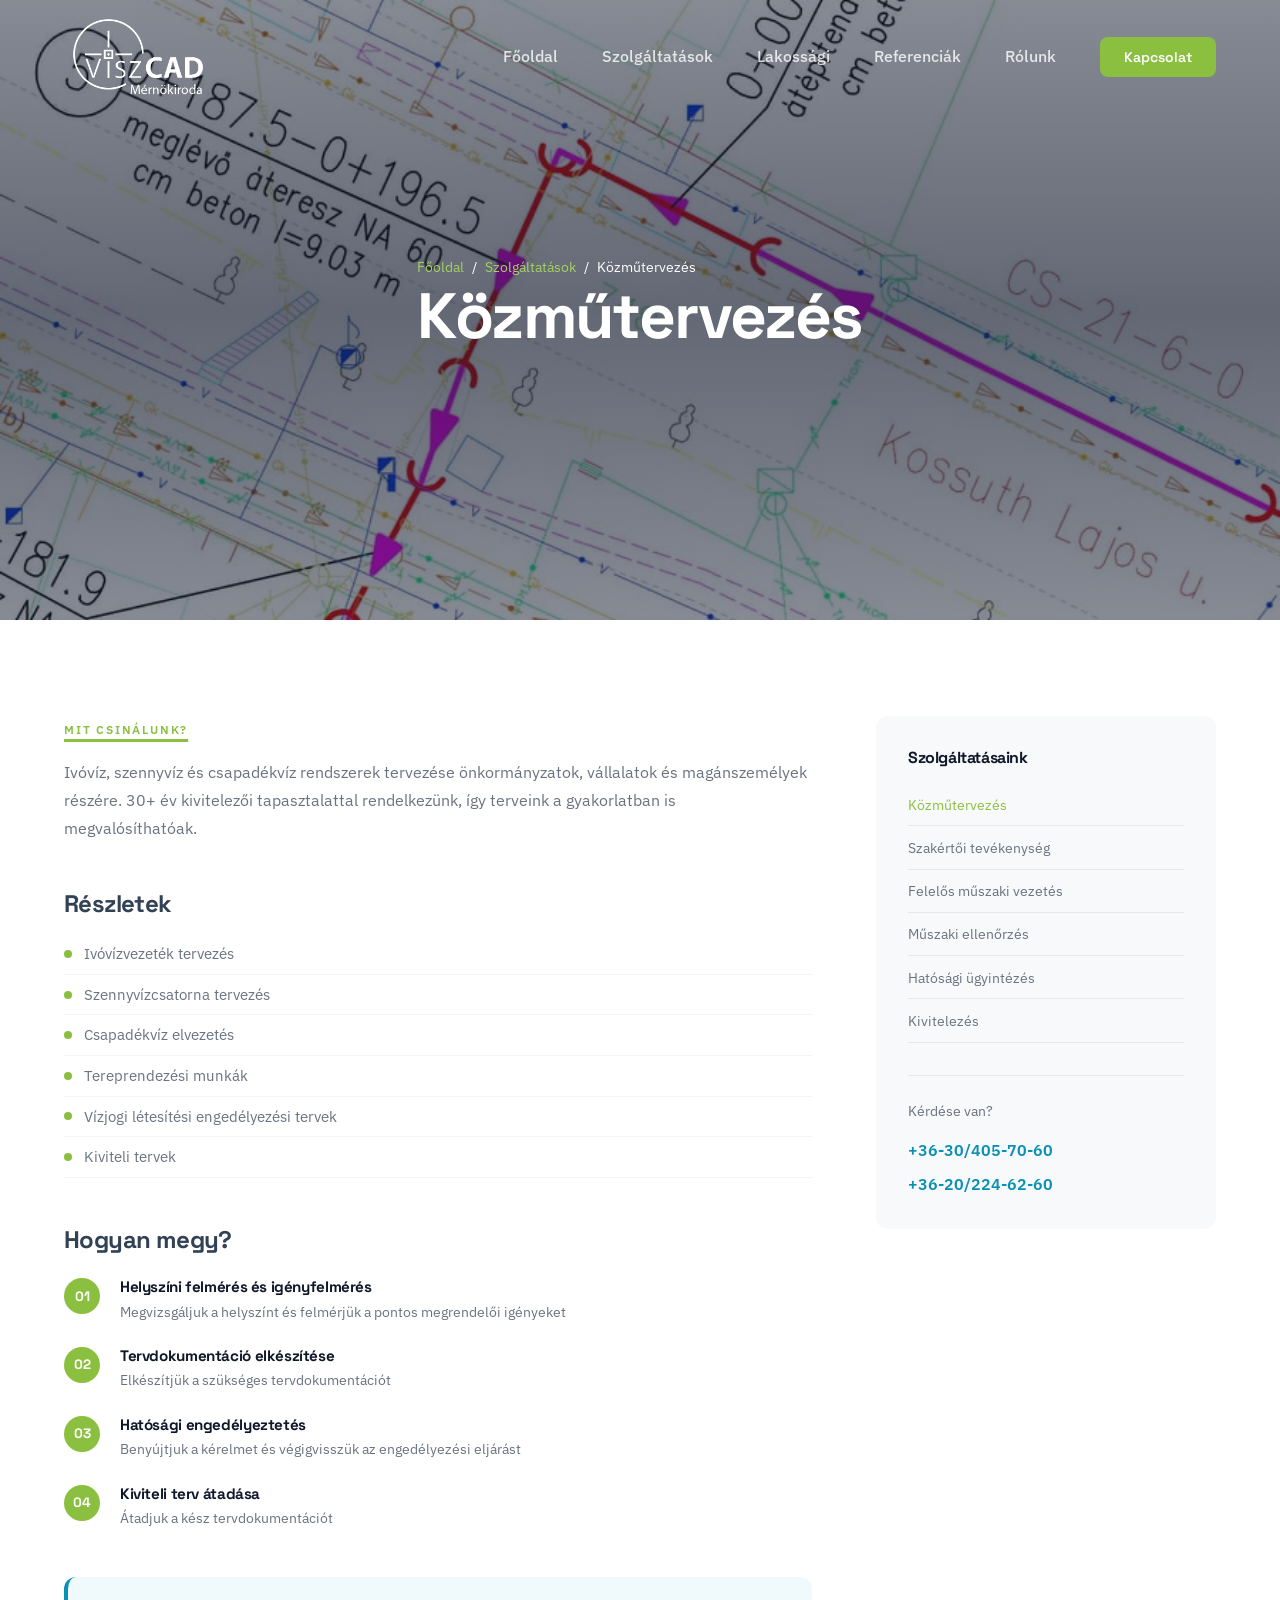
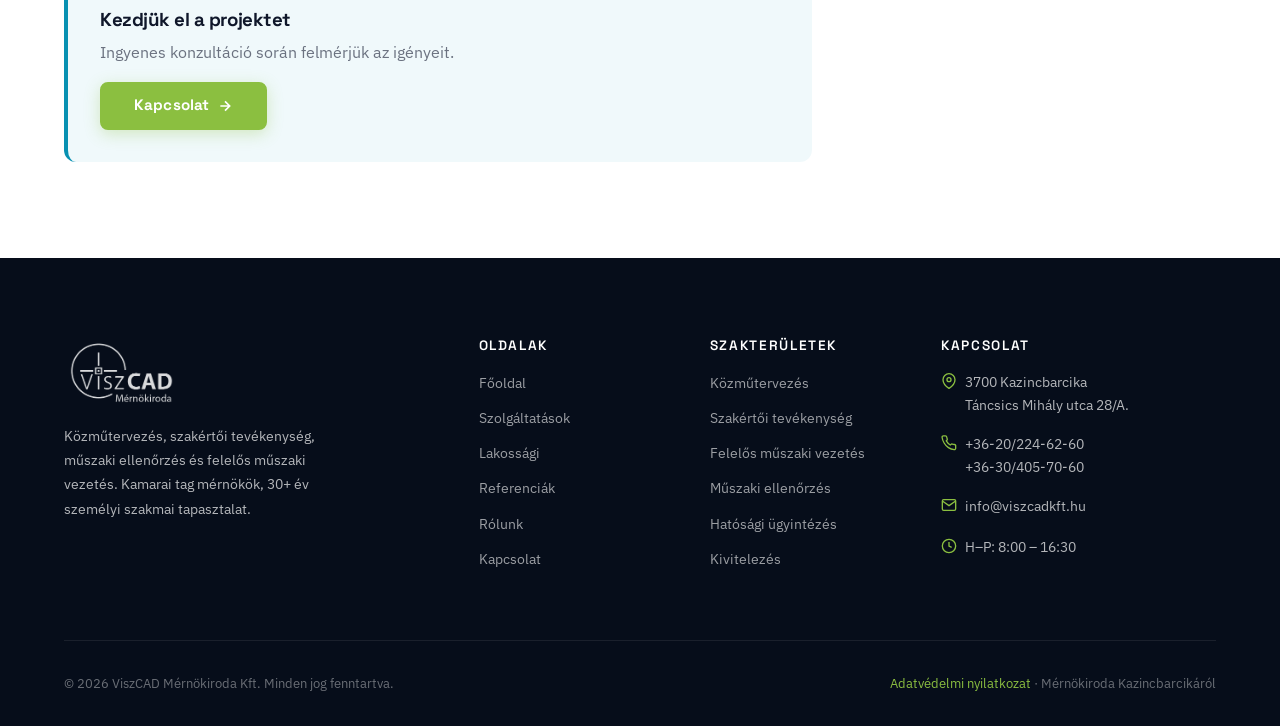
<file: services/kozmutervezes.html>
<!DOCTYPE html>
<html lang="hu">
<head>
  <meta charset="UTF-8">
  <meta name="viewport" content="width=device-width, initial-scale=1.0">
  <title>Közműtervezés Kazincbarcika | ViszCAD Mérnökiroda</title>
  <meta name="description" content="Ivóvíz, szennyvíz és csapadékvíz hálózatok tervezése Kazincbarcikán. Önkormányzatoknak, cégeknek, magánszemélyeknek. 30+ éves tapasztalat. ViszCAD.">
  <meta name="keywords" content="közműtervezés Kazincbarcika, vízvezeték tervezés, csatorna tervezés, Borsod-Abaúj-Zemplén">
  <link rel="canonical" href="https://viszcadkft.hu/services/kozmutervezes.html">
  <link rel="alternate" hreflang="hu" href="https://viszcadkft.hu/services/kozmutervezes.html">
  <link rel="alternate" hreflang="x-default" href="https://viszcadkft.hu/">
  <meta http-equiv="content-language" content="hu">
  <meta property="og:type" content="website">
  <meta property="og:site_name" content="ViszCAD Mérnökiroda">
  <meta property="og:title" content="Közműtervezés – Vízvezeték és Csatornahálózat Tervezés | ViszCAD">
  <meta property="og:description" content="Ivóvíz, szennyvíz és csapadékvíz hálózatok tervezése önkormányzatoknak, cégeknek és magánszemélyeknek. Kamarai engedéllyel, 30+ éves tapasztalattal. ViszCAD Mérnökiroda.">
  <meta property="og:url" content="https://viszcadkft.hu/services/kozmutervezes.html">
  <meta property="og:image" content="https://viszcadkft.hu/images/logo.png">
  <meta property="og:locale" content="hu_HU">
  <meta name="twitter:card" content="summary">
  <meta name="twitter:title" content="Közműtervezés – Vízvezeték és Csatornahálózat Tervezés | ViszCAD">
  <meta name="twitter:description" content="Ivóvíz, szennyvíz és csapadékvíz hálózatok tervezése önkormányzatoknak, cégeknek és magánszemélyeknek. Kamarai engedéllyel, 30+ éves tapasztalattal. ViszCAD Mérnökiroda.">
  <link rel="preconnect" href="https://fonts.googleapis.com">
  <link rel="preconnect" href="https://fonts.gstatic.com" crossorigin>
  <link href="https://fonts.googleapis.com/css2?family=Space+Grotesk:wght@300;400;500;600;700&family=IBM+Plex+Sans:wght@300;400;500;600&display=swap" rel="stylesheet">
  <link rel="stylesheet" href="../css/style.css?v=6">
  <style>
    .svc-detail-layout { display:grid; grid-template-columns:1fr 340px; gap:4rem; align-items:start; }
    @media (max-width:1024px) { .svc-detail-layout { grid-template-columns:1fr; } }
    .svc-sidebar { background:var(--gray-bg); border-radius:var(--r-md); padding:2rem; position:sticky; top:100px; }
    .svc-sidebar h4 { font-size:1rem; color:var(--navy); margin-bottom:1rem; }
    .svc-sidebar ul { list-style:none; }
    .svc-sidebar ul li a { display:block; padding:0.6rem 0; color:var(--text-light); font-size:0.9rem; border-bottom:1px solid #e5e7eb; transition:color 0.2s; text-decoration:none; }
    .svc-sidebar ul li a:hover, .svc-sidebar ul li a.active { color:#8BBF40; }
    .svc-detail-list { list-style:none; margin:1rem 0; }
    .svc-detail-list li { padding:0.5rem 0; border-bottom:1px solid #f3f4f6; color:var(--text-light); font-size:0.92rem; display:flex; align-items:center; gap:0.75rem; }
    .svc-detail-list li::before { content:""; width:8px; height:8px; border-radius:50%; background:#8BBF40; flex-shrink:0; }
    .process-steps-simple { display:flex; flex-direction:column; gap:1.5rem; margin-top:1.5rem; }
    .ps-item { display:flex; gap:1.25rem; align-items:flex-start; }
    .ps-num { width:36px; height:36px; border-radius:50%; background:#8BBF40; color:#fff; font-family:"Space Grotesk",sans-serif; font-weight:700; font-size:0.85rem; display:flex; align-items:center; justify-content:center; flex-shrink:0; }
    .ps-content h4 { font-size:0.95rem; color:var(--navy); margin-bottom:0.25rem; }
    .ps-content p { font-size:0.88rem; color:var(--text-light); line-height:1.6; }
  </style>
  <script type="application/ld+json">
  {
    "@context": "https://schema.org",
    "@type": "Service",
    "name": "Közműtervezés",
    "serviceType": "Utility Network Design",
    "description": "Ivóvíz, szennyvíz és csapadékvíz hálózatok tervezése önkormányzatoknak, cégeknek és magánszemélyeknek Borsod-Abaúj-Zemplén megyében.",
    "provider": {"@type": "LocalBusiness", "@id": "https://viszcadkft.hu/#business", "name": "ViszCAD Mérnökiroda Kft."},
    "areaServed": {"@type": "AdministrativeArea", "name": "Borsod-Abaúj-Zemplén"},
    "url": "https://viszcadkft.hu/services/kozmutervezes.html"
  }
  </script>
  <script type="application/ld+json">
  {
    "@context": "https://schema.org",
    "@type": "BreadcrumbList",
    "itemListElement": [
      {"@type": "ListItem", "position": 1, "name": "Főoldal", "item": "https://viszcadkft.hu/"},
      {"@type": "ListItem", "position": 2, "name": "Szolgáltatások", "item": "https://viszcadkft.hu/szolgaltatasok.html"},
      {"@type": "ListItem", "position": 3, "name": "Közműtervezés", "item": "https://viszcadkft.hu/services/kozmutervezes.html"}
    ]
  }
  </script>
</head>
<body>

<nav class="nav scrolled" id="mainNav">
  <div class="container nav-inner">
    <a href="../index.html" class="nav-logo"><img src="../images/logo-white.png" alt="ViszCAD Mérnökiroda"></a>
    <div class="nav-links">
      <a href="../index.html">Főoldal</a>
      <a href="../szolgaltatasok.html" class="active">Szolgáltatások</a>
      <a href="../lakossagi.html">Lakossági</a>
      <a href="../referenciak.html">Referenciák</a>
      <a href="../rolunk.html">Rólunk</a>
      <a href="../kapcsolat.html" class="nav-cta">Kapcsolat</a>
    </div>
    <button class="nav-hamburger" id="hamburger" aria-label="Menü">
      <span></span><span></span><span></span>
    </button>
  </div>
</nav>
<div class="nav-mobile" id="mobileMenu">
  <a href="../index.html" onclick="closeMobile()">Főoldal</a>
  <a href="../szolgaltatasok.html" onclick="closeMobile()">Szolgáltatások</a>
  <a href="../lakossagi.html" onclick="closeMobile()">Lakossági</a>
  <a href="../referenciak.html" onclick="closeMobile()">Referenciák</a>
  <a href="../rolunk.html" onclick="closeMobile()">Rólunk</a>
  <a href="../kapcsolat.html" onclick="closeMobile()">Kapcsolat</a>
</div>

<!-- PAGE HERO -->
<div class="page-hero">
  <div class="page-hero-bg" style="background-image:url('../images/projects/12.jpg');background-size:cover;background-position:center"></div>
  <div class="page-hero-overlay"></div>
  <div class="container page-hero-content">
    <nav class="page-hero-breadcrumb" aria-label="Útvonal">
      <a href="../index.html">Főoldal</a>
      <span>/</span>
      <a href="../szolgaltatasok.html">Szolgáltatások</a>
      <span>/</span>
      <span>Közműtervezés</span>
    </nav>
    <h1>Közműtervezés</h1>
  </div>
</div>

<!-- MAIN CONTENT -->
<section class="section-pad" style="background:var(--white)">
  <div class="container">
    <div class="svc-detail-layout">
      <div>
        <!-- OVERVIEW -->
        <span class="label">Mit csinálunk?</span>
        <span class="line-accent"></span>
        <p style="color:var(--text-light);line-height:1.75;margin-top:1rem">Ivóvíz, szennyvíz és csapadékvíz rendszerek tervezése önkormányzatok, vállalatok és magánszemélyek részére. 30+ év kivitelezői tapasztalattal rendelkezünk, így terveink a gyakorlatban is megvalósíthatóak.</p>

        <!-- DETAILS -->
        <h2 style="margin-top:3rem;margin-bottom:1rem">Részletek</h2>
        <ul class="svc-detail-list">
          <li>Ivóvízvezeték tervezés</li>
          <li>Szennyvízcsatorna tervezés</li>
          <li>Csapadékvíz elvezetés</li>
          <li>Tereprendezési munkák</li>
          <li>Vízjogi létesítési engedélyezési tervek</li>
          <li>Kiviteli tervek</li>
        </ul>

        <!-- PROCESS -->
        <h2 style="margin-top:3rem;margin-bottom:0.5rem">Hogyan megy?</h2>
        <div class="process-steps-simple">
          <div class="ps-item">
            <div class="ps-num">01</div>
            <div class="ps-content"><h4>Helyszíni felmérés és igényfelmérés</h4><p>Megvizsgáljuk a helyszínt és felmérjük a pontos megrendelői igényeket</p></div>
          </div>
          <div class="ps-item">
            <div class="ps-num">02</div>
            <div class="ps-content"><h4>Tervdokumentáció elkészítése</h4><p>Elkészítjük a szükséges tervdokumentációt</p></div>
          </div>
          <div class="ps-item">
            <div class="ps-num">03</div>
            <div class="ps-content"><h4>Hatósági engedélyeztetés</h4><p>Benyújtjuk a kérelmet és végigvisszük az engedélyezési eljárást</p></div>
          </div>
          <div class="ps-item">
            <div class="ps-num">04</div>
            <div class="ps-content"><h4>Kiviteli terv átadása</h4><p>Átadjuk a kész tervdokumentációt</p></div>
          </div>
        </div>

        <!-- CTA -->
        <div style="margin-top:3rem;padding:2rem;background:rgba(8,145,178,0.06);border-radius:var(--r-md);border-left:4px solid #0891B2">
          <h3 style="color:var(--navy);margin-bottom:0.5rem">Kezdjük el a projektet</h3>
          <p style="color:var(--text-light);margin-bottom:1rem">Ingyenes konzultáció során felmérjük az igényeit.</p>
          <a href="../kapcsolat.html" class="btn btn-cta-orange">Kapcsolat<svg width="16" height="16" viewBox="0 0 24 24" fill="none" stroke="currentColor" stroke-width="2.5"><path d="M5 12h14M12 5l7 7-7 7"/></svg></a>
        </div>
      </div>

      <div class="svc-sidebar">
        <h4>Szolgáltatásaink</h4>
        <ul>
          <li><a href="kozmutervezes.html" class="active">Közműtervezés</a></li>
          <li><a href="szakertoi-tevekenyseg.html">Szakértői tevékenység</a></li>
          <li><a href="felelos-muszaki-vezetes.html">Felelős műszaki vezetés</a></li>
          <li><a href="muszaki-ellenorzes.html">Műszaki ellenőrzés</a></li>
          <li><a href="hatosagi-ugyintezes.html">Hatósági ügyintézés</a></li>
          <li><a href="kivitelezes.html">Kivitelezés</a></li>
        </ul>
        <div style="margin-top:2rem;padding-top:1.5rem;border-top:1px solid #e5e7eb">
          <p style="font-size:0.88rem;color:var(--text-light);margin-bottom:1rem">Kérdése van?</p>
          <a href="tel:+36304057060" style="display:block;font-weight:600;color:#0891B2;margin-bottom:0.5rem">+36-30/405-70-60</a>
          <a href="tel:+36202246260" style="display:block;font-weight:600;color:#0891B2">+36-20/224-62-60</a>
        </div>
      </div>
    </div>
  </div>
</section>

<footer class="footer">
  <div class="container">
    <div class="footer-grid">
      <div class="footer-brand">
        <div class="footer-logo">
          <img src="../images/logo-white.png" alt="ViszCAD Mérnökiroda">
        </div>
        <p>Közműtervezés, szakértői tevékenység, műszaki ellenőrzés és felelős műszaki vezetés. Kamarai tag mérnökök, 30+ év személyi szakmai tapasztalat.</p>
      </div>
      <div class="footer-col">
        <h4>Oldalak</h4>
        <ul>
          <li><a href="../index.html">Főoldal</a></li>
          <li><a href="../szolgaltatasok.html">Szolgáltatások</a></li>
          <li><a href="../lakossagi.html">Lakossági</a></li>
          <li><a href="../referenciak.html">Referenciák</a></li>
          <li><a href="../rolunk.html">Rólunk</a></li>
          <li><a href="../kapcsolat.html">Kapcsolat</a></li>
        </ul>
      </div>
      <div class="footer-col">
        <h4>Szakterületek</h4>
        <ul>
          <li><a href="kozmutervezes.html">Közműtervezés</a></li>
          <li><a href="szakertoi-tevekenyseg.html">Szakértői tevékenység</a></li>
          <li><a href="felelos-muszaki-vezetes.html">Felelős műszaki vezetés</a></li>
          <li><a href="muszaki-ellenorzes.html">Műszaki ellenőrzés</a></li>
          <li><a href="hatosagi-ugyintezes.html">Hatósági ügyintézés</a></li>
          <li><a href="kivitelezes.html">Kivitelezés</a></li>
        </ul>
      </div>
      <div class="footer-col">
        <h4>Kapcsolat</h4>
        <div class="footer-contact-item">
          <span class="footer-contact-icon"><svg width="16" height="16" viewBox="0 0 24 24" fill="none" stroke="currentColor" stroke-width="2"><path d="M21 10c0 7-9 13-9 13s-9-6-9-13a9 9 0 0 1 18 0z"/><circle cx="12" cy="10" r="3"/></svg></span>
          <span>3700 Kazincbarcika<br>Táncsics Mihály utca 28/A.</span>
        </div>
        <div class="footer-contact-item">
          <span class="footer-contact-icon"><svg width="16" height="16" viewBox="0 0 24 24" fill="none" stroke="currentColor" stroke-width="2"><path d="M22 16.92v3a2 2 0 0 1-2.18 2 19.79 19.79 0 0 1-8.63-3.07A19.5 19.5 0 0 1 4.68 12 19.79 19.79 0 0 1 1.61 3.42 2 2 0 0 1 3.6 1.24h3a2 2 0 0 1 2 1.72c.127.96.361 1.903.7 2.81a2 2 0 0 1-.45 2.11L7.91 8.91a16 16 0 0 0 6.08 6.08l.96-.96a2 2 0 0 1 2.11-.45c.907.339 1.85.573 2.81.7A2 2 0 0 1 22 16.92z"/></svg></span>
          <span><a href="tel:+36202246260">+36-20/224-62-60</a><br><a href="tel:+36304057060">+36-30/405-70-60</a></span>
        </div>
        <div class="footer-contact-item">
          <span class="footer-contact-icon"><svg width="16" height="16" viewBox="0 0 24 24" fill="none" stroke="currentColor" stroke-width="2"><path d="M4 4h16c1.1 0 2 .9 2 2v12c0 1.1-.9 2-2 2H4c-1.1 0-2-.9-2-2V6c0-1.1.9-2 2-2z"/><polyline points="22,6 12,13 2,6"/></svg></span>
          <a href="mailto:info@viszcadkft.hu">info@viszcadkft.hu</a>
        </div>
        <div class="footer-contact-item">
          <span class="footer-contact-icon"><svg width="16" height="16" viewBox="0 0 24 24" fill="none" stroke="currentColor" stroke-width="2"><circle cx="12" cy="12" r="10"/><polyline points="12 6 12 12 16 14"/></svg></span>
          <span>H–P: 8:00 – 16:30</span>
        </div>
      </div>
    </div>
    <div class="footer-bottom">
      <span>© 2026 ViszCAD Mérnökiroda Kft. Minden jog fenntartva.</span>
      <span><a href="../adatvedelmi.html">Adatvédelmi nyilatkozat</a> · Mérnökiroda Kazincbarcikáról</span>
    </div>
  </div>
</footer>

<script src="../js/main.js" defer></script>
</body>
</html>
</file>
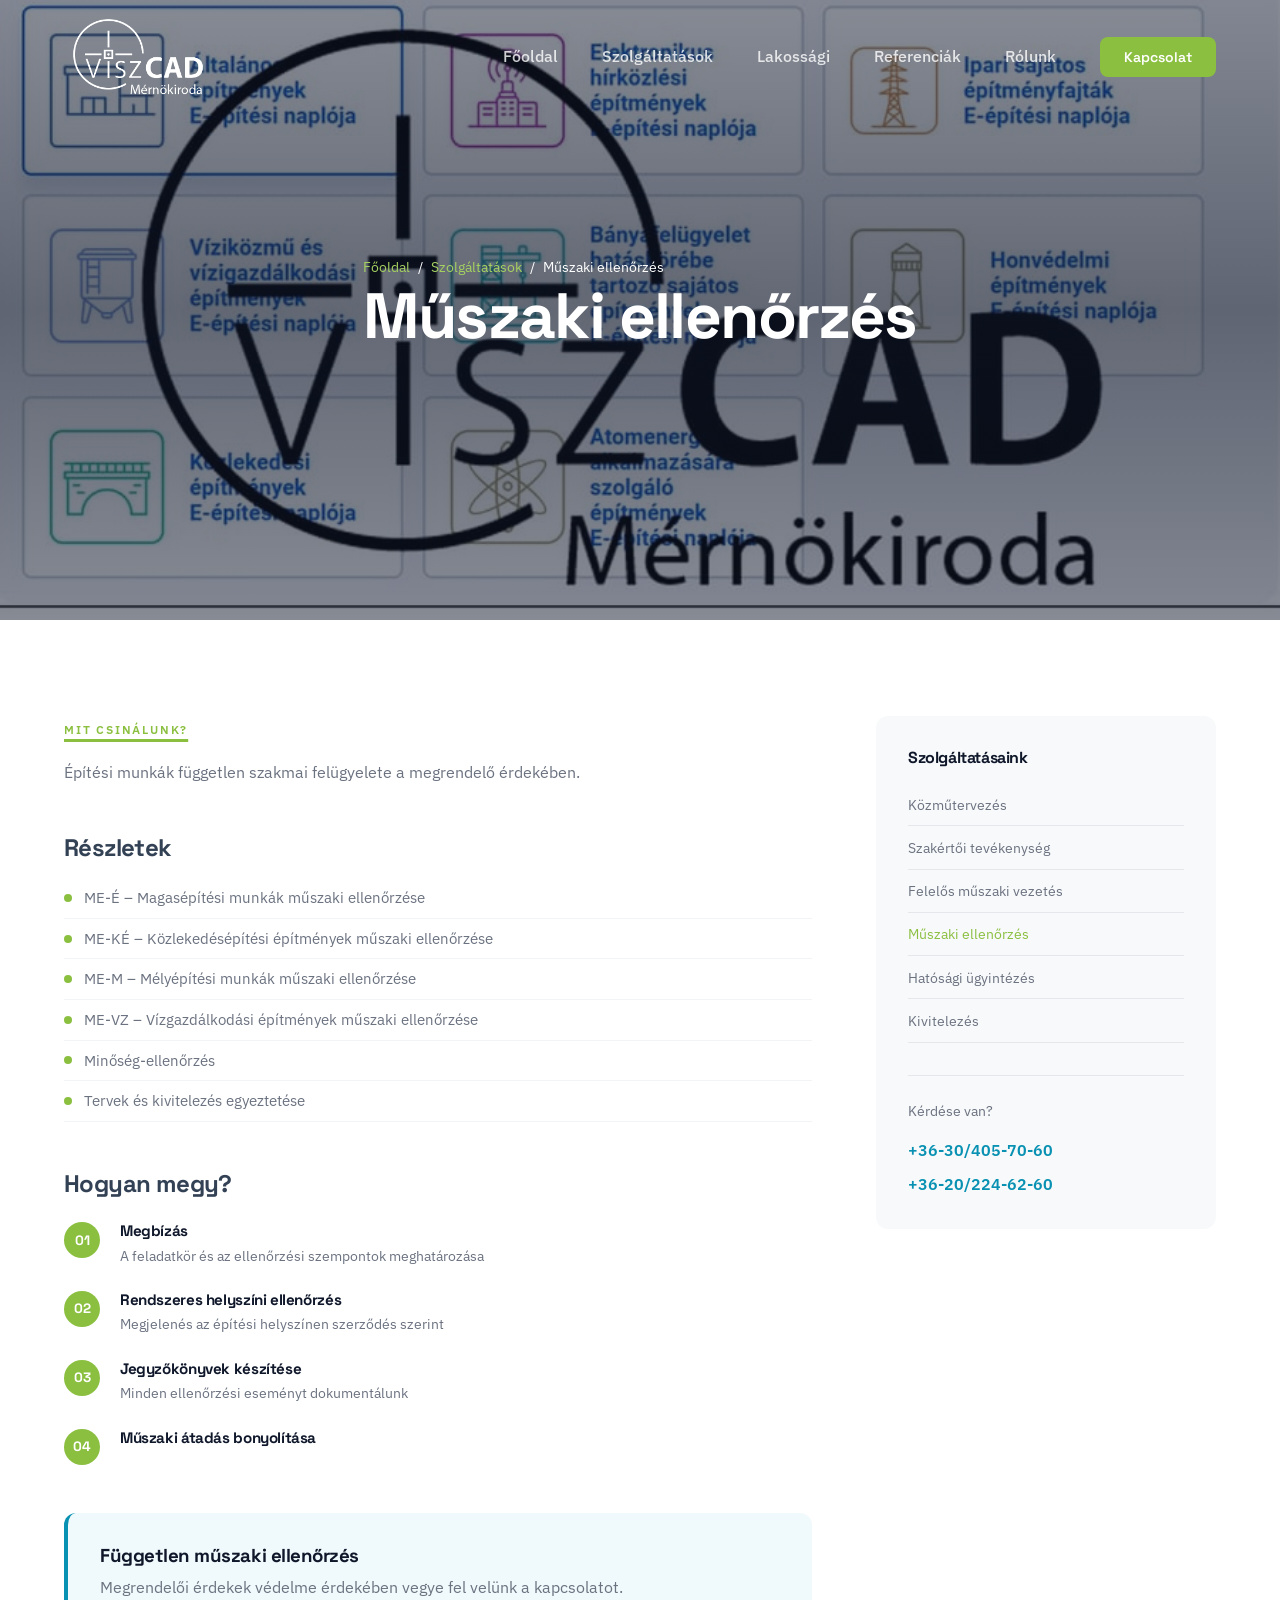
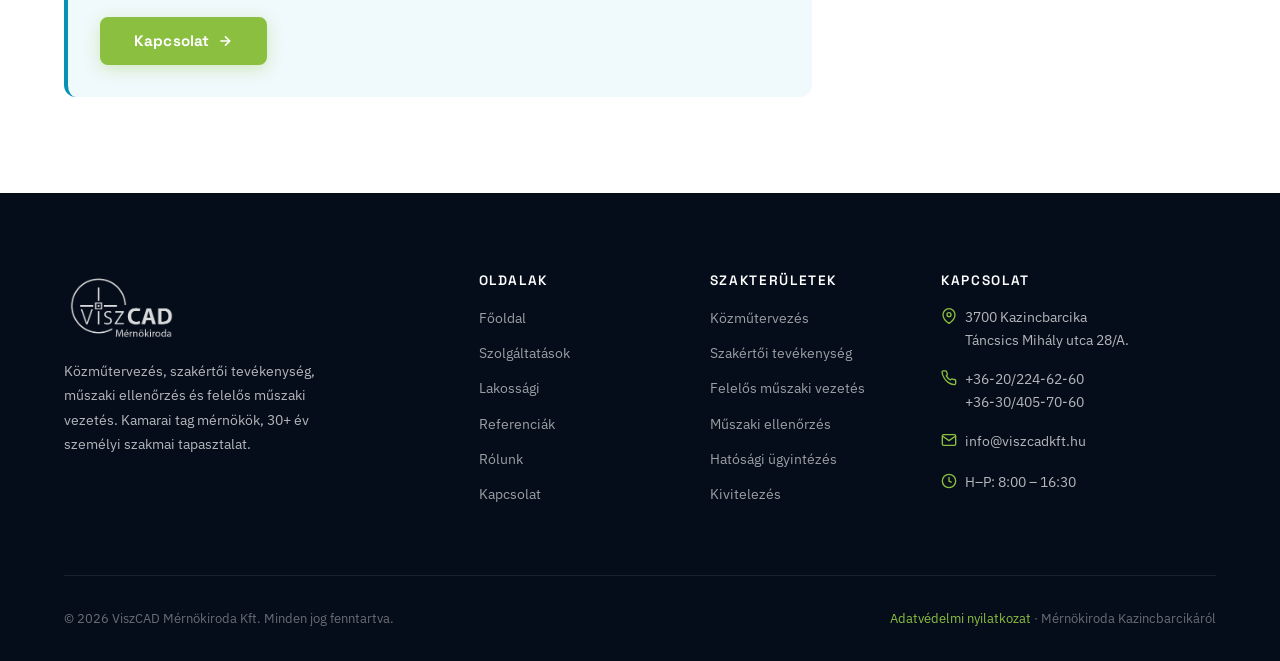
<file: services/muszaki-ellenorzes.html>
<!DOCTYPE html>
<html lang="hu">
<head>
  <meta charset="UTF-8">
  <meta name="viewport" content="width=device-width, initial-scale=1.0">
  <title>Műszaki Ellenőrzés Kazincbarcika | ViszCAD</title>
  <meta name="description" content="Független műszaki ellenőrzés építési projektek minőségbiztosításához Kazincbarcikán. Helyszíni ellenőrzés, jegyzőkönyvek, átadás-átvétel. ViszCAD.">
  <meta name="keywords" content="műszaki ellenőrzés Kazincbarcika, építési minőségellenőrzés, független mérnök">
  <link rel="canonical" href="https://viszcadkft.hu/services/muszaki-ellenorzes.html">
  <link rel="alternate" hreflang="hu" href="https://viszcadkft.hu/services/muszaki-ellenorzes.html">
  <link rel="alternate" hreflang="x-default" href="https://viszcadkft.hu/">
  <meta http-equiv="content-language" content="hu">
  <meta property="og:type" content="website">
  <meta property="og:site_name" content="ViszCAD Mérnökiroda">
  <meta property="og:title" content="Műszaki Ellenőrzés – Független Építési Minőségellenőrzés | ViszCAD">
  <meta property="og:description" content="Független műszaki ellenőrzés építési projektek minőségbiztosításához. Rendszeres helyszíni ellenőrzés, jegyzőkönyvek, átadás-átvétel. ViszCAD Mérnökiroda Kazincbarcika.">
  <meta property="og:url" content="https://viszcadkft.hu/services/muszaki-ellenorzes.html">
  <meta property="og:image" content="https://viszcadkft.hu/images/logo.png">
  <meta property="og:locale" content="hu_HU">
  <meta name="twitter:card" content="summary">
  <meta name="twitter:title" content="Műszaki Ellenőrzés – Független Építési Minőségellenőrzés | ViszCAD">
  <meta name="twitter:description" content="Független műszaki ellenőrzés építési projektek minőségbiztosításához. Rendszeres helyszíni ellenőrzés, jegyzőkönyvek, átadás-átvétel. ViszCAD Mérnökiroda Kazincbarcika.">
  <link rel="preconnect" href="https://fonts.googleapis.com">
  <link rel="preconnect" href="https://fonts.gstatic.com" crossorigin>
  <link href="https://fonts.googleapis.com/css2?family=Space+Grotesk:wght@300;400;500;600;700&family=IBM+Plex+Sans:wght@300;400;500;600&display=swap" rel="stylesheet">
  <link rel="stylesheet" href="../css/style.css?v=6">
  <style>
    .svc-detail-layout { display:grid; grid-template-columns:1fr 340px; gap:4rem; align-items:start; }
    @media (max-width:1024px) { .svc-detail-layout { grid-template-columns:1fr; } }
    .svc-sidebar { background:var(--gray-bg); border-radius:var(--r-md); padding:2rem; position:sticky; top:100px; }
    .svc-sidebar h4 { font-size:1rem; color:var(--navy); margin-bottom:1rem; }
    .svc-sidebar ul { list-style:none; }
    .svc-sidebar ul li a { display:block; padding:0.6rem 0; color:var(--text-light); font-size:0.9rem; border-bottom:1px solid #e5e7eb; transition:color 0.2s; text-decoration:none; }
    .svc-sidebar ul li a:hover, .svc-sidebar ul li a.active { color:#8BBF40; }
    .svc-detail-list { list-style:none; margin:1rem 0; }
    .svc-detail-list li { padding:0.5rem 0; border-bottom:1px solid #f3f4f6; color:var(--text-light); font-size:0.92rem; display:flex; align-items:center; gap:0.75rem; }
    .svc-detail-list li::before { content:""; width:8px; height:8px; border-radius:50%; background:#8BBF40; flex-shrink:0; }
    .process-steps-simple { display:flex; flex-direction:column; gap:1.5rem; margin-top:1.5rem; }
    .ps-item { display:flex; gap:1.25rem; align-items:flex-start; }
    .ps-num { width:36px; height:36px; border-radius:50%; background:#8BBF40; color:#fff; font-family:"Space Grotesk",sans-serif; font-weight:700; font-size:0.85rem; display:flex; align-items:center; justify-content:center; flex-shrink:0; }
    .ps-content h4 { font-size:0.95rem; color:var(--navy); margin-bottom:0.25rem; }
    .ps-content p { font-size:0.88rem; color:var(--text-light); line-height:1.6; }
  </style>
  <script type="application/ld+json">
  {
    "@context": "https://schema.org",
    "@type": "Service",
    "name": "Műszaki ellenőrzés",
    "serviceType": "Technical Inspection",
    "description": "Független műszaki ellenőrzés építési projektek minőségbiztosításához. Rendszeres helyszíni ellenőrzés, jegyzőkönyvek, átadás-átvétel.",
    "provider": {"@type": "LocalBusiness", "@id": "https://viszcadkft.hu/#business", "name": "ViszCAD Mérnökiroda Kft."},
    "areaServed": {"@type": "AdministrativeArea", "name": "Borsod-Abaúj-Zemplén"},
    "url": "https://viszcadkft.hu/services/muszaki-ellenorzes.html"
  }
  </script>
  <script type="application/ld+json">
  {
    "@context": "https://schema.org",
    "@type": "BreadcrumbList",
    "itemListElement": [
      {"@type": "ListItem", "position": 1, "name": "Főoldal", "item": "https://viszcadkft.hu/"},
      {"@type": "ListItem", "position": 2, "name": "Szolgáltatások", "item": "https://viszcadkft.hu/szolgaltatasok.html"},
      {"@type": "ListItem", "position": 3, "name": "Műszaki ellenőrzés", "item": "https://viszcadkft.hu/services/muszaki-ellenorzes.html"}
    ]
  }
  </script>
</head>
<body>

<nav class="nav scrolled" id="mainNav">
  <div class="container nav-inner">
    <a href="../index.html" class="nav-logo"><img src="../images/logo-white.png" alt="ViszCAD Mérnökiroda"></a>
    <div class="nav-links">
      <a href="../index.html">Főoldal</a>
      <a href="../szolgaltatasok.html" class="active">Szolgáltatások</a>
      <a href="../lakossagi.html">Lakossági</a>
      <a href="../referenciak.html">Referenciák</a>
      <a href="../rolunk.html">Rólunk</a>
      <a href="../kapcsolat.html" class="nav-cta">Kapcsolat</a>
    </div>
    <button class="nav-hamburger" id="hamburger" aria-label="Menü">
      <span></span><span></span><span></span>
    </button>
  </div>
</nav>
<div class="nav-mobile" id="mobileMenu">
  <a href="../index.html" onclick="closeMobile()">Főoldal</a>
  <a href="../szolgaltatasok.html" onclick="closeMobile()">Szolgáltatások</a>
  <a href="../lakossagi.html" onclick="closeMobile()">Lakossági</a>
  <a href="../referenciak.html" onclick="closeMobile()">Referenciák</a>
  <a href="../rolunk.html" onclick="closeMobile()">Rólunk</a>
  <a href="../kapcsolat.html" onclick="closeMobile()">Kapcsolat</a>
</div>

<!-- PAGE HERO -->
<div class="page-hero">
  <div class="page-hero-bg" style="background-image:url('../images/projects/14.jpg');background-size:cover;background-position:center"></div>
  <div class="page-hero-overlay"></div>
  <div class="container page-hero-content">
    <nav class="page-hero-breadcrumb" aria-label="Útvonal">
      <a href="../index.html">Főoldal</a>
      <span>/</span>
      <a href="../szolgaltatasok.html">Szolgáltatások</a>
      <span>/</span>
      <span>Műszaki ellenőrzés</span>
    </nav>
    <h1>Műszaki ellenőrzés</h1>
  </div>
</div>

<!-- MAIN CONTENT -->
<section class="section-pad" style="background:var(--white)">
  <div class="container">
    <div class="svc-detail-layout">
      <div>
        <!-- OVERVIEW -->
        <span class="label">Mit csinálunk?</span>
        <span class="line-accent"></span>
        <p style="color:var(--text-light);line-height:1.75;margin-top:1rem">Építési munkák független szakmai felügyelete a megrendelő érdekében.</p>

        <!-- DETAILS -->
        <h2 style="margin-top:3rem;margin-bottom:1rem">Részletek</h2>
        <ul class="svc-detail-list">
          <li>ME-É – Magasépítési munkák műszaki ellenőrzése</li>
          <li>ME-KÉ – Közlekedésépítési építmények műszaki ellenőrzése</li>
          <li>ME-M – Mélyépítési munkák műszaki ellenőrzése</li>
          <li>ME-VZ – Vízgazdálkodási építmények műszaki ellenőrzése</li>
          <li>Minőség-ellenőrzés</li>
          <li>Tervek és kivitelezés egyeztetése</li>
        </ul>

        <!-- PROCESS -->
        <h2 style="margin-top:3rem;margin-bottom:0.5rem">Hogyan megy?</h2>
        <div class="process-steps-simple">
          <div class="ps-item">
            <div class="ps-num">01</div>
            <div class="ps-content"><h4>Megbízás</h4><p>A feladatkör és az ellenőrzési szempontok meghatározása</p></div>
          </div>
          <div class="ps-item">
            <div class="ps-num">02</div>
            <div class="ps-content"><h4>Rendszeres helyszíni ellenőrzés</h4><p>Megjelenés az építési helyszínen szerződés szerint</p></div>
          </div>
          <div class="ps-item">
            <div class="ps-num">03</div>
            <div class="ps-content"><h4>Jegyzőkönyvek készítése</h4><p>Minden ellenőrzési eseményt dokumentálunk</p></div>
          </div>
          <div class="ps-item">
            <div class="ps-num">04</div>
            <div class="ps-content"><h4>Műszaki átadás bonyolítása</h4></div>
          </div>
        </div>

        <!-- CTA -->
        <div style="margin-top:3rem;padding:2rem;background:rgba(8,145,178,0.06);border-radius:var(--r-md);border-left:4px solid #0891B2">
          <h3 style="color:var(--navy);margin-bottom:0.5rem">Független műszaki ellenőrzés</h3>
          <p style="color:var(--text-light);margin-bottom:1rem">Megrendelői érdekek védelme érdekében vegye fel velünk a kapcsolatot.</p>
          <a href="../kapcsolat.html" class="btn btn-cta-orange">Kapcsolat<svg width="16" height="16" viewBox="0 0 24 24" fill="none" stroke="currentColor" stroke-width="2.5"><path d="M5 12h14M12 5l7 7-7 7"/></svg></a>
        </div>
      </div>

      <div class="svc-sidebar">
        <h4>Szolgáltatásaink</h4>
        <ul>
          <li><a href="kozmutervezes.html">Közműtervezés</a></li>
          <li><a href="szakertoi-tevekenyseg.html">Szakértői tevékenység</a></li>
          <li><a href="felelos-muszaki-vezetes.html">Felelős műszaki vezetés</a></li>
          <li><a href="muszaki-ellenorzes.html" class="active">Műszaki ellenőrzés</a></li>
          <li><a href="hatosagi-ugyintezes.html">Hatósági ügyintézés</a></li>
          <li><a href="kivitelezes.html">Kivitelezés</a></li>
        </ul>
        <div style="margin-top:2rem;padding-top:1.5rem;border-top:1px solid #e5e7eb">
          <p style="font-size:0.88rem;color:var(--text-light);margin-bottom:1rem">Kérdése van?</p>
          <a href="tel:+36304057060" style="display:block;font-weight:600;color:#0891B2;margin-bottom:0.5rem">+36-30/405-70-60</a>
          <a href="tel:+36202246260" style="display:block;font-weight:600;color:#0891B2">+36-20/224-62-60</a>
        </div>
      </div>
    </div>
  </div>
</section>

<footer class="footer">
  <div class="container">
    <div class="footer-grid">
      <div class="footer-brand">
        <div class="footer-logo">
          <img src="../images/logo-white.png" alt="ViszCAD Mérnökiroda">
        </div>
        <p>Közműtervezés, szakértői tevékenység, műszaki ellenőrzés és felelős műszaki vezetés. Kamarai tag mérnökök, 30+ év személyi szakmai tapasztalat.</p>
      </div>
      <div class="footer-col">
        <h4>Oldalak</h4>
        <ul>
          <li><a href="../index.html">Főoldal</a></li>
          <li><a href="../szolgaltatasok.html">Szolgáltatások</a></li>
          <li><a href="../lakossagi.html">Lakossági</a></li>
          <li><a href="../referenciak.html">Referenciák</a></li>
          <li><a href="../rolunk.html">Rólunk</a></li>
          <li><a href="../kapcsolat.html">Kapcsolat</a></li>
        </ul>
      </div>
      <div class="footer-col">
        <h4>Szakterületek</h4>
        <ul>
          <li><a href="kozmutervezes.html">Közműtervezés</a></li>
          <li><a href="szakertoi-tevekenyseg.html">Szakértői tevékenység</a></li>
          <li><a href="felelos-muszaki-vezetes.html">Felelős műszaki vezetés</a></li>
          <li><a href="muszaki-ellenorzes.html">Műszaki ellenőrzés</a></li>
          <li><a href="hatosagi-ugyintezes.html">Hatósági ügyintézés</a></li>
          <li><a href="kivitelezes.html">Kivitelezés</a></li>
        </ul>
      </div>
      <div class="footer-col">
        <h4>Kapcsolat</h4>
        <div class="footer-contact-item">
          <span class="footer-contact-icon"><svg width="16" height="16" viewBox="0 0 24 24" fill="none" stroke="currentColor" stroke-width="2"><path d="M21 10c0 7-9 13-9 13s-9-6-9-13a9 9 0 0 1 18 0z"/><circle cx="12" cy="10" r="3"/></svg></span>
          <span>3700 Kazincbarcika<br>Táncsics Mihály utca 28/A.</span>
        </div>
        <div class="footer-contact-item">
          <span class="footer-contact-icon"><svg width="16" height="16" viewBox="0 0 24 24" fill="none" stroke="currentColor" stroke-width="2"><path d="M22 16.92v3a2 2 0 0 1-2.18 2 19.79 19.79 0 0 1-8.63-3.07A19.5 19.5 0 0 1 4.68 12 19.79 19.79 0 0 1 1.61 3.42 2 2 0 0 1 3.6 1.24h3a2 2 0 0 1 2 1.72c.127.96.361 1.903.7 2.81a2 2 0 0 1-.45 2.11L7.91 8.91a16 16 0 0 0 6.08 6.08l.96-.96a2 2 0 0 1 2.11-.45c.907.339 1.85.573 2.81.7A2 2 0 0 1 22 16.92z"/></svg></span>
          <span><a href="tel:+36202246260">+36-20/224-62-60</a><br><a href="tel:+36304057060">+36-30/405-70-60</a></span>
        </div>
        <div class="footer-contact-item">
          <span class="footer-contact-icon"><svg width="16" height="16" viewBox="0 0 24 24" fill="none" stroke="currentColor" stroke-width="2"><path d="M4 4h16c1.1 0 2 .9 2 2v12c0 1.1-.9 2-2 2H4c-1.1 0-2-.9-2-2V6c0-1.1.9-2 2-2z"/><polyline points="22,6 12,13 2,6"/></svg></span>
          <a href="mailto:info@viszcadkft.hu">info@viszcadkft.hu</a>
        </div>
        <div class="footer-contact-item">
          <span class="footer-contact-icon"><svg width="16" height="16" viewBox="0 0 24 24" fill="none" stroke="currentColor" stroke-width="2"><circle cx="12" cy="12" r="10"/><polyline points="12 6 12 12 16 14"/></svg></span>
          <span>H–P: 8:00 – 16:30</span>
        </div>
      </div>
    </div>
    <div class="footer-bottom">
      <span>© 2026 ViszCAD Mérnökiroda Kft. Minden jog fenntartva.</span>
      <span><a href="../adatvedelmi.html">Adatvédelmi nyilatkozat</a> · Mérnökiroda Kazincbarcikáról</span>
    </div>
  </div>
</footer>

<script src="../js/main.js" defer></script>
</body>
</html>
</file>
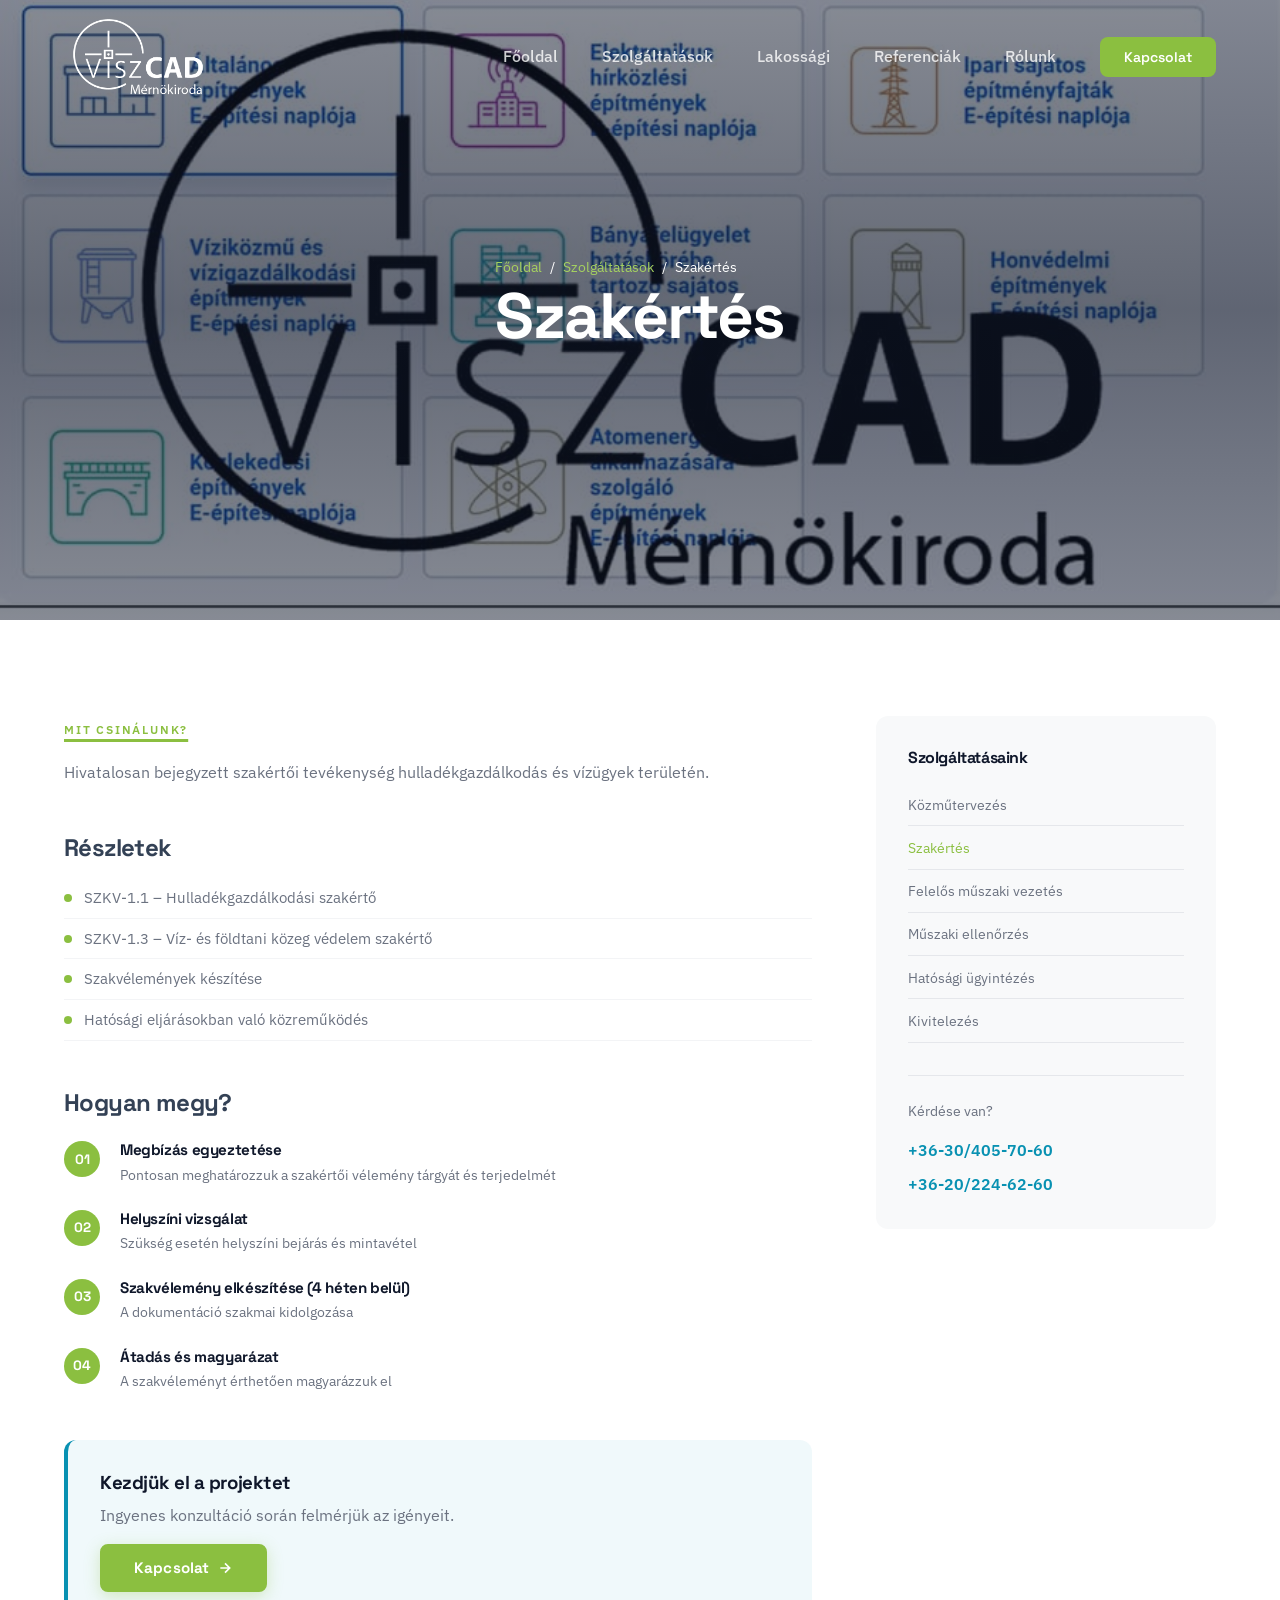
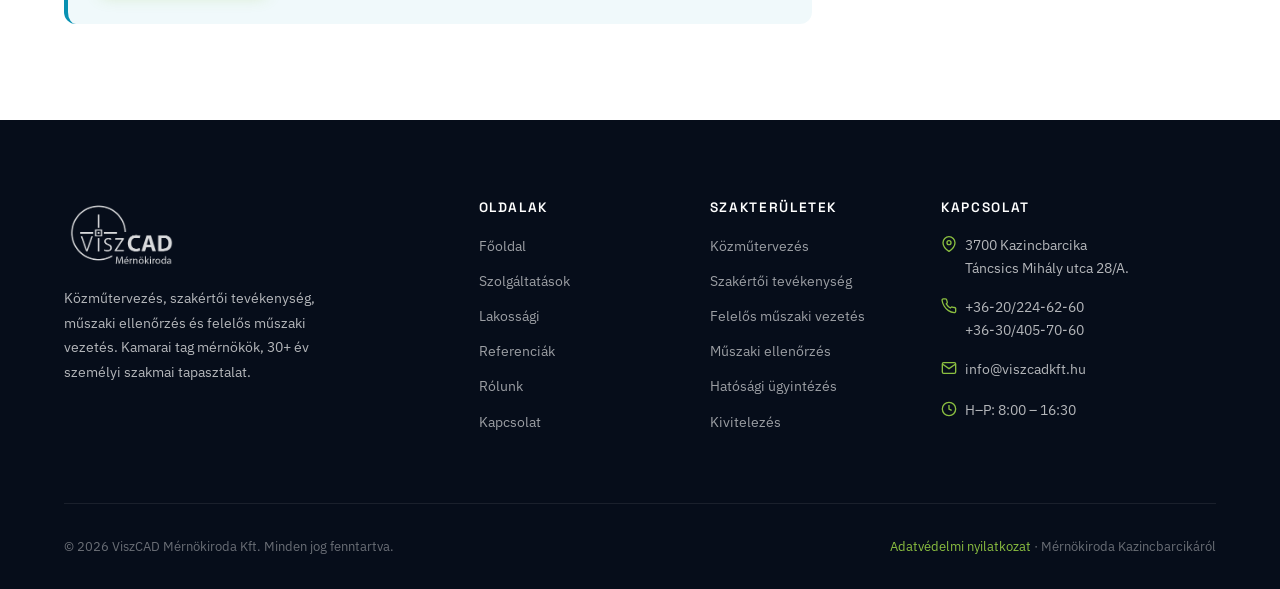
<file: services/szakertes.html>
<!DOCTYPE html>
<html lang="hu">
<head>
  <meta charset="UTF-8">
  <meta name="viewport" content="width=device-width, initial-scale=1.0">
  <title>Szakértés – ViszCAD Mérnökiroda</title>
  <meta name="description" content="Hivatalosan bejegyzett szakértői tevékenység hulladékgazdálkodás és vízügyek területén Kazincbarcikán.">
  <link rel="preconnect" href="https://fonts.googleapis.com">
  <link rel="preconnect" href="https://fonts.gstatic.com" crossorigin>
  <link href="https://fonts.googleapis.com/css2?family=Space+Grotesk:wght@300;400;500;600;700&family=IBM+Plex+Sans:wght@300;400;500;600&display=swap" rel="stylesheet">
  <link rel="stylesheet" href="../css/style.css?v=5">
  <style>
    .svc-detail-layout { display:grid; grid-template-columns:1fr 340px; gap:4rem; align-items:start; }
    @media (max-width:1024px) { .svc-detail-layout { grid-template-columns:1fr; } }
    .svc-sidebar { background:var(--gray-bg); border-radius:var(--r-md); padding:2rem; position:sticky; top:100px; }
    .svc-sidebar h4 { font-size:1rem; color:var(--navy); margin-bottom:1rem; }
    .svc-sidebar ul { list-style:none; }
    .svc-sidebar ul li a { display:block; padding:0.6rem 0; color:var(--text-light); font-size:0.9rem; border-bottom:1px solid #e5e7eb; transition:color 0.2s; text-decoration:none; }
    .svc-sidebar ul li a:hover, .svc-sidebar ul li a.active { color:#8BBF40; }
    .svc-detail-list { list-style:none; margin:1rem 0; }
    .svc-detail-list li { padding:0.5rem 0; border-bottom:1px solid #f3f4f6; color:var(--text-light); font-size:0.92rem; display:flex; align-items:center; gap:0.75rem; }
    .svc-detail-list li::before { content:""; width:8px; height:8px; border-radius:50%; background:#8BBF40; flex-shrink:0; }
    .process-steps-simple { display:flex; flex-direction:column; gap:1.5rem; margin-top:1.5rem; }
    .ps-item { display:flex; gap:1.25rem; align-items:flex-start; }
    .ps-num { width:36px; height:36px; border-radius:50%; background:#8BBF40; color:#fff; font-family:"Space Grotesk",sans-serif; font-weight:700; font-size:0.85rem; display:flex; align-items:center; justify-content:center; flex-shrink:0; }
    .ps-content h4 { font-size:0.95rem; color:var(--navy); margin-bottom:0.25rem; }
    .ps-content p { font-size:0.88rem; color:var(--text-light); line-height:1.6; }
  </style>
</head>
<body>

<nav class="nav scrolled" id="mainNav">
  <div class="container nav-inner">
    <a href="../index.html" class="nav-logo"><img src="../images/logo-white.png" alt="ViszCAD Mérnökiroda"></a>
    <div class="nav-links">
      <a href="../index.html">Főoldal</a>
      <a href="../szolgaltatasok.html" class="active">Szolgáltatások</a>
      <a href="../lakossagi.html">Lakossági</a>
      <a href="../referenciak.html">Referenciák</a>
      <a href="../rolunk.html">Rólunk</a>
      <a href="../kapcsolat.html" class="nav-cta">Kapcsolat</a>
    </div>
    <button class="nav-hamburger" id="hamburger" aria-label="Menü">
      <span></span><span></span><span></span>
    </button>
  </div>
</nav>
<div class="nav-mobile" id="mobileMenu">
  <a href="../index.html" onclick="closeMobile()">Főoldal</a>
  <a href="../szolgaltatasok.html" onclick="closeMobile()">Szolgáltatások</a>
  <a href="../lakossagi.html" onclick="closeMobile()">Lakossági</a>
  <a href="../referenciak.html" onclick="closeMobile()">Referenciák</a>
  <a href="../rolunk.html" onclick="closeMobile()">Rólunk</a>
  <a href="../kapcsolat.html" onclick="closeMobile()">Kapcsolat</a>
</div>

<!-- PAGE HERO -->
<div class="page-hero">
  <div class="page-hero-bg" style="background-image:url('../images/projects/14.jpg');background-size:cover;background-position:center"></div>
  <div class="page-hero-overlay"></div>
  <div class="container page-hero-content">
    <nav class="page-hero-breadcrumb" aria-label="Útvonal">
      <a href="../index.html">Főoldal</a>
      <span>/</span>
      <a href="../szolgaltatasok.html">Szolgáltatások</a>
      <span>/</span>
      <span>Szakértés</span>
    </nav>
    <h1>Szakértés</h1>
  </div>
</div>

<!-- MAIN CONTENT -->
<section class="section-pad" style="background:var(--white)">
  <div class="container">
    <div class="svc-detail-layout">
      <div>
        <!-- OVERVIEW -->
        <span class="label">Mit csinálunk?</span>
        <span class="line-accent"></span>
        <p style="color:var(--text-light);line-height:1.75;margin-top:1rem">Hivatalosan bejegyzett szakértői tevékenység hulladékgazdálkodás és vízügyek területén.</p>

        <!-- DETAILS -->
        <h2 style="margin-top:3rem;margin-bottom:1rem">Részletek</h2>
        <ul class="svc-detail-list">
          <li>SZKV-1.1 – Hulladékgazdálkodási szakértő</li>
          <li>SZKV-1.3 – Víz- és földtani közeg védelem szakértő</li>
          <li>Szakvélemények készítése</li>
          <li>Hatósági eljárásokban való közreműködés</li>
        </ul>

        <!-- PROCESS -->
        <h2 style="margin-top:3rem;margin-bottom:0.5rem">Hogyan megy?</h2>
        <div class="process-steps-simple">
          <div class="ps-item">
            <div class="ps-num">01</div>
            <div class="ps-content"><h4>Megbízás egyeztetése</h4><p>Pontosan meghatározzuk a szakértői vélemény tárgyát és terjedelmét</p></div>
          </div>
          <div class="ps-item">
            <div class="ps-num">02</div>
            <div class="ps-content"><h4>Helyszíni vizsgálat</h4><p>Szükség esetén helyszíni bejárás és mintavétel</p></div>
          </div>
          <div class="ps-item">
            <div class="ps-num">03</div>
            <div class="ps-content"><h4>Szakvélemény elkészítése (4 héten belül)</h4><p>A dokumentáció szakmai kidolgozása</p></div>
          </div>
          <div class="ps-item">
            <div class="ps-num">04</div>
            <div class="ps-content"><h4>Átadás és magyarázat</h4><p>A szakvéleményt érthetően magyarázzuk el</p></div>
          </div>
        </div>

        <!-- CTA -->
        <div style="margin-top:3rem;padding:2rem;background:rgba(8,145,178,0.06);border-radius:var(--r-md);border-left:4px solid #0891B2">
          <h3 style="color:var(--navy);margin-bottom:0.5rem">Kezdjük el a projektet</h3>
          <p style="color:var(--text-light);margin-bottom:1rem">Ingyenes konzultáció során felmérjük az igényeit.</p>
          <a href="../kapcsolat.html" class="btn btn-cta-orange">Kapcsolat<svg width="16" height="16" viewBox="0 0 24 24" fill="none" stroke="currentColor" stroke-width="2.5"><path d="M5 12h14M12 5l7 7-7 7"/></svg></a>
        </div>
      </div>

      <!-- SIDEBAR -->
      <div class="svc-sidebar">
        <h4>Szolgáltatásaink</h4>
        <ul>
          <li><a href="kozmutervezes.html">Közműtervezés</a></li>
          <li><a href="szakertes.html" class="active">Szakértés</a></li>
          <li><a href="felelos-muszaki-vezetes.html">Felelős műszaki vezetés</a></li>
          <li><a href="muszaki-ellenorzes.html">Műszaki ellenőrzés</a></li>
          <li><a href="hatosagi-ugyintezes.html">Hatósági ügyintézés</a></li>
          <li><a href="kivitelezes.html">Kivitelezés</a></li>
        </ul>
        <div style="margin-top:2rem;padding-top:1.5rem;border-top:1px solid #e5e7eb">
          <p style="font-size:0.88rem;color:var(--text-light);margin-bottom:1rem">Kérdése van?</p>
          <a href="tel:+36304057060" style="display:block;font-weight:600;color:#0891B2;margin-bottom:0.5rem">+36-30/405-70-60</a>
          <a href="tel:+36202246260" style="display:block;font-weight:600;color:#0891B2">+36-20/224-62-60</a>
        </div>
      </div>
    </div>
  </div>
</section>

<footer class="footer">
  <div class="container">
    <div class="footer-grid">
      <div class="footer-brand">
        <div class="footer-logo">
          <img src="../images/logo-white.png" alt="ViszCAD Mérnökiroda">
        </div>
        <p>Közműtervezés, szakértői tevékenység, műszaki ellenőrzés és felelős műszaki vezetés. Kamarai tag mérnökök, 30+ év személyi szakmai tapasztalat.</p>
      </div>
      <div class="footer-col">
        <h4>Oldalak</h4>
        <ul>
          <li><a href="../index.html">Főoldal</a></li>
          <li><a href="../szolgaltatasok.html">Szolgáltatások</a></li>
          <li><a href="../lakossagi.html">Lakossági</a></li>
          <li><a href="../referenciak.html">Referenciák</a></li>
          <li><a href="../rolunk.html">Rólunk</a></li>
          <li><a href="../kapcsolat.html">Kapcsolat</a></li>
        </ul>
      </div>
      <div class="footer-col">
        <h4>Szakterületek</h4>
        <ul>
          <li><a href="../services/kozmutervezes.html">Közműtervezés</a></li>
          <li><a href="../services/szakertoi-tevekenyseg.html">Szakértői tevékenység</a></li>
          <li><a href="../services/felelos-muszaki-vezetes.html">Felelős műszaki vezetés</a></li>
          <li><a href="../services/muszaki-ellenorzes.html">Műszaki ellenőrzés</a></li>
          <li><a href="../services/hatosagi-ugyintezes.html">Hatósági ügyintézés</a></li>
          <li><a href="../services/kivitelezes.html">Kivitelezés</a></li>
        </ul>
      </div>
      <div class="footer-col">
        <h4>Kapcsolat</h4>
        <div class="footer-contact-item">
          <span class="footer-contact-icon"><svg width="16" height="16" viewBox="0 0 24 24" fill="none" stroke="currentColor" stroke-width="2"><path d="M21 10c0 7-9 13-9 13s-9-6-9-13a9 9 0 0 1 18 0z"/><circle cx="12" cy="10" r="3"/></svg></span>
          <span>3700 Kazincbarcika<br>Táncsics Mihály utca 28/A.</span>
        </div>
        <div class="footer-contact-item">
          <span class="footer-contact-icon"><svg width="16" height="16" viewBox="0 0 24 24" fill="none" stroke="currentColor" stroke-width="2"><path d="M22 16.92v3a2 2 0 0 1-2.18 2 19.79 19.79 0 0 1-8.63-3.07A19.5 19.5 0 0 1 4.68 12 19.79 19.79 0 0 1 1.61 3.42 2 2 0 0 1 3.6 1.24h3a2 2 0 0 1 2 1.72c.127.96.361 1.903.7 2.81a2 2 0 0 1-.45 2.11L7.91 8.91a16 16 0 0 0 6.08 6.08l.96-.96a2 2 0 0 1 2.11-.45c.907.339 1.85.573 2.81.7A2 2 0 0 1 22 16.92z"/></svg></span>
          <span><a href="tel:+36202246260">+36-20/224-62-60</a><br><a href="tel:+36304057060">+36-30/405-70-60</a></span>
        </div>
        <div class="footer-contact-item">
          <span class="footer-contact-icon"><svg width="16" height="16" viewBox="0 0 24 24" fill="none" stroke="currentColor" stroke-width="2"><path d="M4 4h16c1.1 0 2 .9 2 2v12c0 1.1-.9 2-2 2H4c-1.1 0-2-.9-2-2V6c0-1.1.9-2 2-2z"/><polyline points="22,6 12,13 2,6"/></svg></span>
          <a href="mailto:info@viszcadkft.hu">info@viszcadkft.hu</a>
        </div>
        <div class="footer-contact-item">
          <span class="footer-contact-icon"><svg width="16" height="16" viewBox="0 0 24 24" fill="none" stroke="currentColor" stroke-width="2"><circle cx="12" cy="12" r="10"/><polyline points="12 6 12 12 16 14"/></svg></span>
          <span>H–P: 8:00 – 16:30</span>
        </div>
      </div>
    </div>
    <div class="footer-bottom">
      <span>© 2026 ViszCAD Mérnökiroda Kft. Minden jog fenntartva.</span>
      <span><a href="../adatvedelmi.html">Adatvédelmi nyilatkozat</a> · Mérnökiroda Kazincbarcikáról</span>
    </div>
  </div>
</footer>

<script src="../js/main.js" defer></script>
</body>
</html>
</file>
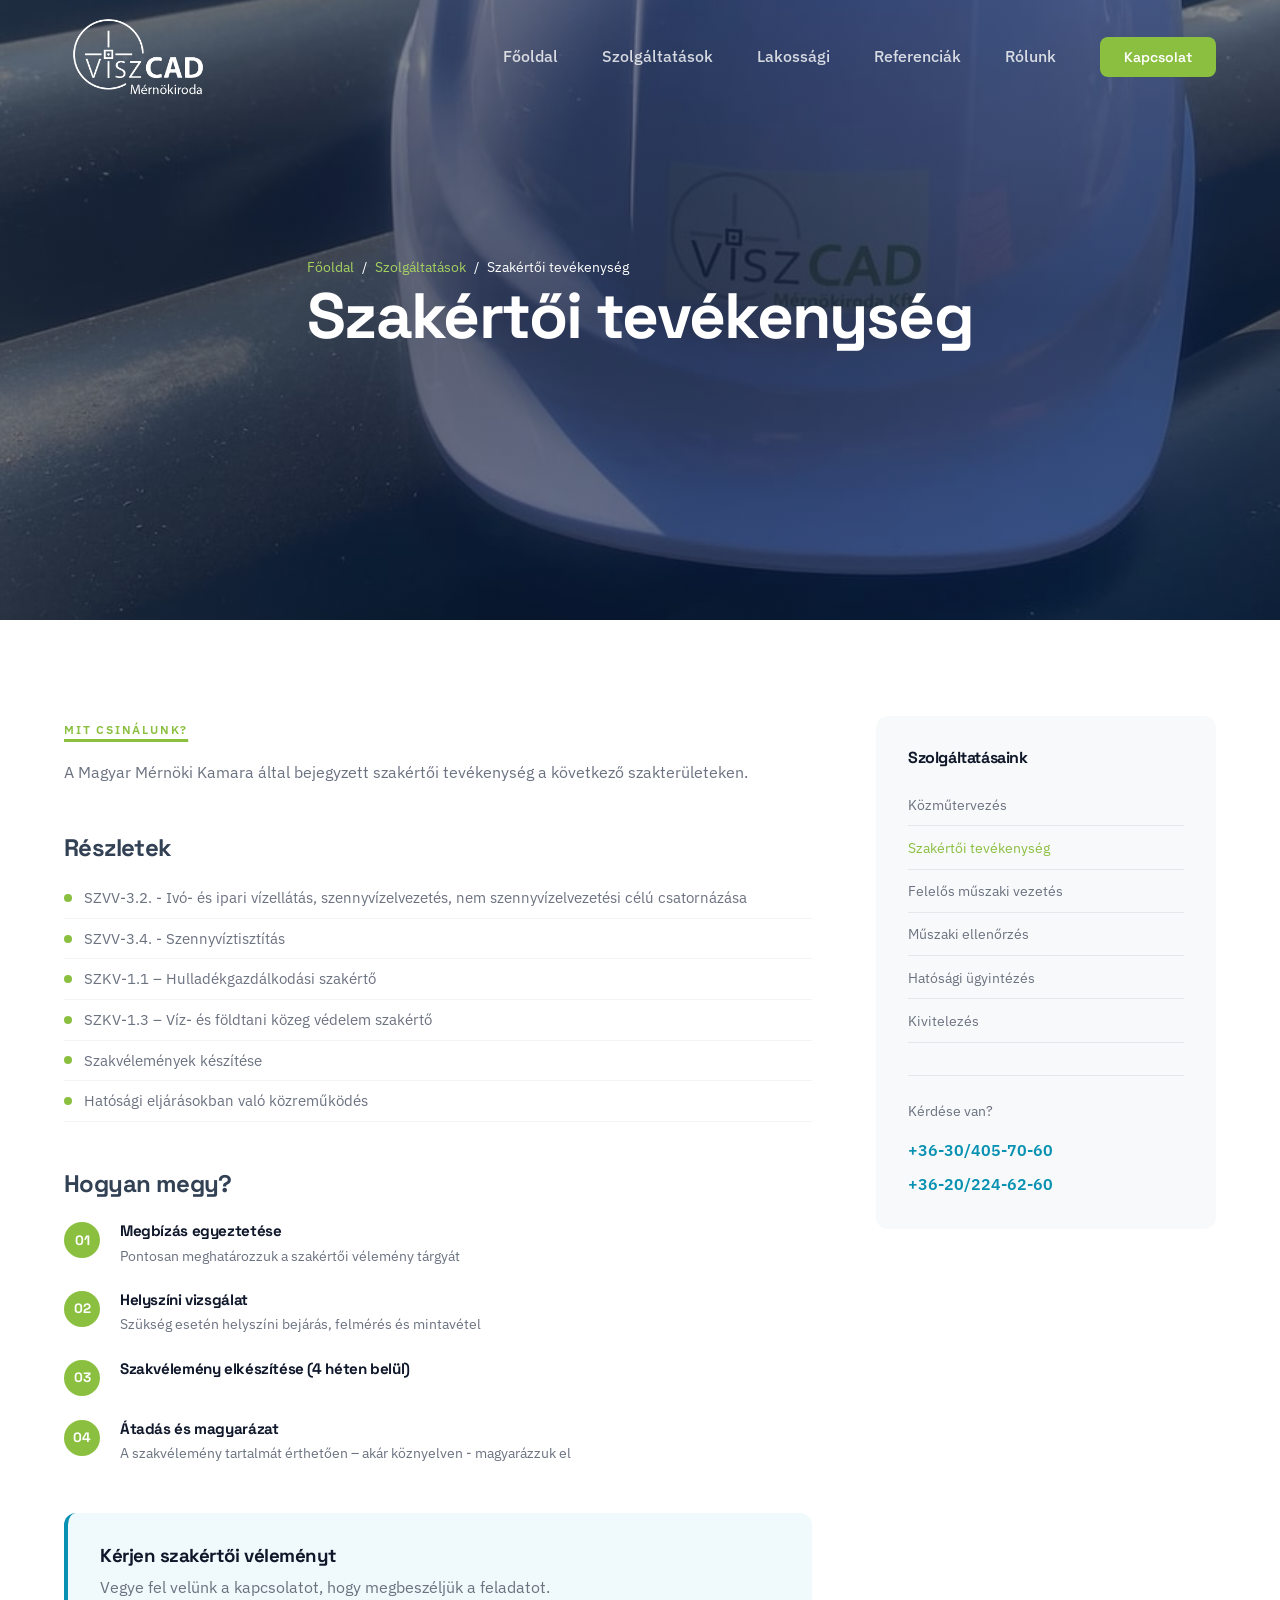
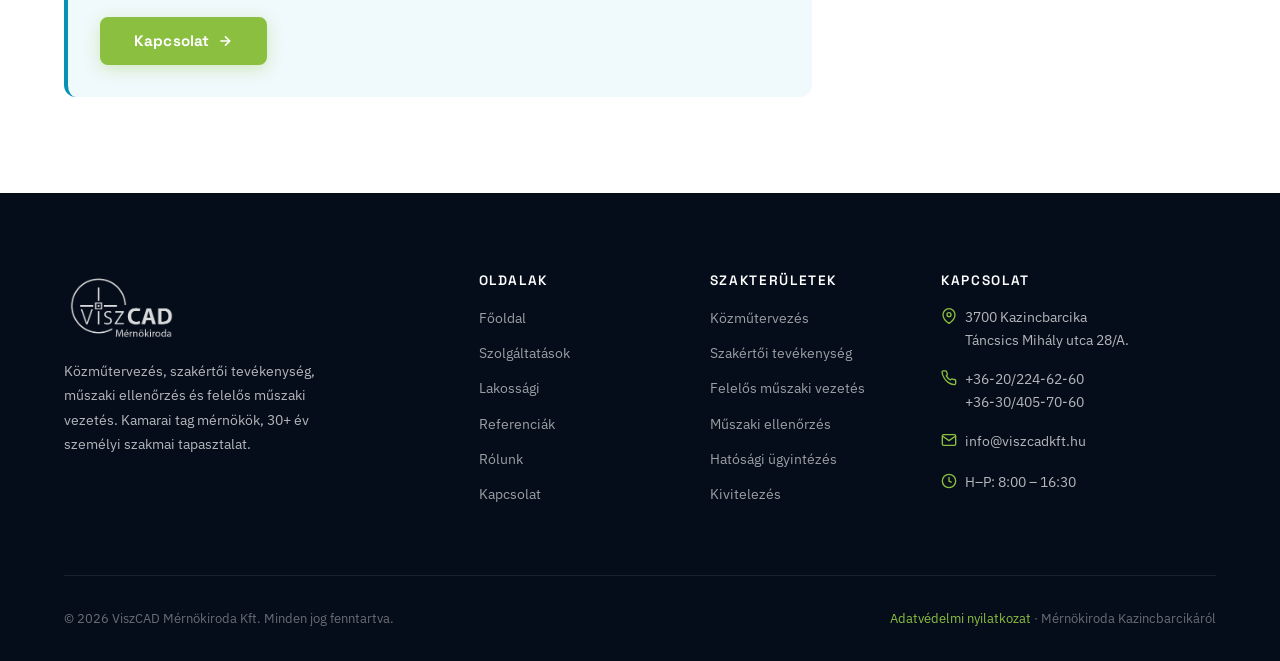
<file: services/szakertoi-tevekenyseg.html>
<!DOCTYPE html>
<html lang="hu">
<head>
  <meta charset="UTF-8">
  <meta name="viewport" content="width=device-width, initial-scale=1.0">
  <title>Műszaki Szakértő Kazincbarcika | ViszCAD Mérnökiroda</title>
  <meta name="description" content="Független műszaki szakvélemény épületekre, közműhálózatokra, infrastrukturális projektekre Kazincbarcikán. Kamarai mérnök által hitelesített. ViszCAD.">
  <meta name="keywords" content="műszaki szakértő Kazincbarcika, szakértői vélemény, közműhálózat szakértő, ViszCAD">
  <link rel="canonical" href="https://viszcadkft.hu/services/szakertoi-tevekenyseg.html">
  <link rel="alternate" hreflang="hu" href="https://viszcadkft.hu/services/szakertoi-tevekenyseg.html">
  <link rel="alternate" hreflang="x-default" href="https://viszcadkft.hu/">
  <meta http-equiv="content-language" content="hu">
  <meta property="og:type" content="website">
  <meta property="og:site_name" content="ViszCAD Mérnökiroda">
  <meta property="og:title" content="Szakértői Tevékenység – Független Műszaki Szakvélemény | ViszCAD">
  <meta property="og:description" content="Független műszaki szakvélemény épületekre, közműhálózatokra és infrastrukturális projektekre. Kamarai mérnök által hitelesített szakértői jelentés. ViszCAD Mérnökiroda.">
  <meta property="og:url" content="https://viszcadkft.hu/services/szakertoi-tevekenyseg.html">
  <meta property="og:image" content="https://viszcadkft.hu/images/logo.png">
  <meta property="og:locale" content="hu_HU">
  <meta name="twitter:card" content="summary">
  <meta name="twitter:title" content="Szakértői Tevékenység – Független Műszaki Szakvélemény | ViszCAD">
  <meta name="twitter:description" content="Független műszaki szakvélemény épületekre, közműhálózatokra és infrastrukturális projektekre. Kamarai mérnök által hitelesített szakértői jelentés. ViszCAD Mérnökiroda.">
  <link rel="preconnect" href="https://fonts.googleapis.com">
  <link rel="preconnect" href="https://fonts.gstatic.com" crossorigin>
  <link href="https://fonts.googleapis.com/css2?family=Space+Grotesk:wght@300;400;500;600;700&family=IBM+Plex+Sans:wght@300;400;500;600&display=swap" rel="stylesheet">
  <link rel="stylesheet" href="../css/style.css?v=6">
  <style>
    .svc-detail-layout { display:grid; grid-template-columns:1fr 340px; gap:4rem; align-items:start; }
    @media (max-width:1024px) { .svc-detail-layout { grid-template-columns:1fr; } }
    .svc-sidebar { background:var(--gray-bg); border-radius:var(--r-md); padding:2rem; position:sticky; top:100px; }
    .svc-sidebar h4 { font-size:1rem; color:var(--navy); margin-bottom:1rem; }
    .svc-sidebar ul { list-style:none; }
    .svc-sidebar ul li a { display:block; padding:0.6rem 0; color:var(--text-light); font-size:0.9rem; border-bottom:1px solid #e5e7eb; transition:color 0.2s; text-decoration:none; }
    .svc-sidebar ul li a:hover, .svc-sidebar ul li a.active { color:#8BBF40; }
    .svc-detail-list { list-style:none; margin:1rem 0; }
    .svc-detail-list li { padding:0.5rem 0; border-bottom:1px solid #f3f4f6; color:var(--text-light); font-size:0.92rem; display:flex; align-items:center; gap:0.75rem; }
    .svc-detail-list li::before { content:""; width:8px; height:8px; border-radius:50%; background:#8BBF40; flex-shrink:0; }
    .process-steps-simple { display:flex; flex-direction:column; gap:1.5rem; margin-top:1.5rem; }
    .ps-item { display:flex; gap:1.25rem; align-items:flex-start; }
    .ps-num { width:36px; height:36px; border-radius:50%; background:#8BBF40; color:#fff; font-family:"Space Grotesk",sans-serif; font-weight:700; font-size:0.85rem; display:flex; align-items:center; justify-content:center; flex-shrink:0; }
    .ps-content h4 { font-size:0.95rem; color:var(--navy); margin-bottom:0.25rem; }
    .ps-content p { font-size:0.88rem; color:var(--text-light); line-height:1.6; }
  </style>
  <script type="application/ld+json">
  {
    "@context": "https://schema.org",
    "@type": "Service",
    "name": "Szakértői tevékenység",
    "serviceType": "Engineering Expert Appraisal",
    "description": "Független műszaki szakvélemény épületekre, közműhálózatokra és infrastrukturális projektekre. Kamarai mérnök által hitelesített szakértői jelentés.",
    "provider": {"@type": "LocalBusiness", "@id": "https://viszcadkft.hu/#business", "name": "ViszCAD Mérnökiroda Kft."},
    "areaServed": {"@type": "AdministrativeArea", "name": "Borsod-Abaúj-Zemplén"},
    "url": "https://viszcadkft.hu/services/szakertoi-tevekenyseg.html"
  }
  </script>
  <script type="application/ld+json">
  {
    "@context": "https://schema.org",
    "@type": "BreadcrumbList",
    "itemListElement": [
      {"@type": "ListItem", "position": 1, "name": "Főoldal", "item": "https://viszcadkft.hu/"},
      {"@type": "ListItem", "position": 2, "name": "Szolgáltatások", "item": "https://viszcadkft.hu/szolgaltatasok.html"},
      {"@type": "ListItem", "position": 3, "name": "Szakértői tevékenység", "item": "https://viszcadkft.hu/services/szakertoi-tevekenyseg.html"}
    ]
  }
  </script>
</head>
<body>

<nav class="nav scrolled" id="mainNav">
  <div class="container nav-inner">
    <a href="../index.html" class="nav-logo"><img src="../images/logo-white.png" alt="ViszCAD Mérnökiroda"></a>
    <div class="nav-links">
      <a href="../index.html">Főoldal</a>
      <a href="../szolgaltatasok.html" class="active">Szolgáltatások</a>
      <a href="../lakossagi.html">Lakossági</a>
      <a href="../referenciak.html">Referenciák</a>
      <a href="../rolunk.html">Rólunk</a>
      <a href="../kapcsolat.html" class="nav-cta">Kapcsolat</a>
    </div>
    <button class="nav-hamburger" id="hamburger" aria-label="Menü">
      <span></span><span></span><span></span>
    </button>
  </div>
</nav>
<div class="nav-mobile" id="mobileMenu">
  <a href="../index.html" onclick="closeMobile()">Főoldal</a>
  <a href="../szolgaltatasok.html" onclick="closeMobile()">Szolgáltatások</a>
  <a href="../lakossagi.html" onclick="closeMobile()">Lakossági</a>
  <a href="../referenciak.html" onclick="closeMobile()">Referenciák</a>
  <a href="../rolunk.html" onclick="closeMobile()">Rólunk</a>
  <a href="../kapcsolat.html" onclick="closeMobile()">Kapcsolat</a>
</div>

<!-- PAGE HERO -->
<div class="page-hero">
  <div class="page-hero-bg" style="background-image:url('../images/projects/27.JPEG');background-size:cover;background-position:center"></div>
  <div class="page-hero-overlay"></div>
  <div class="container page-hero-content">
    <nav class="page-hero-breadcrumb" aria-label="Útvonal">
      <a href="../index.html">Főoldal</a>
      <span>/</span>
      <a href="../szolgaltatasok.html">Szolgáltatások</a>
      <span>/</span>
      <span>Szakértői tevékenység</span>
    </nav>
    <h1>Szakértői tevékenység</h1>
  </div>
</div>

<!-- MAIN CONTENT -->
<section class="section-pad" style="background:var(--white)">
  <div class="container">
    <div class="svc-detail-layout">
      <div>
        <!-- OVERVIEW -->
        <span class="label">Mit csinálunk?</span>
        <span class="line-accent"></span>
        <p style="color:var(--text-light);line-height:1.75;margin-top:1rem">A Magyar Mérnöki Kamara által bejegyzett szakértői tevékenység a következő szakterületeken.</p>

        <!-- DETAILS -->
        <h2 style="margin-top:3rem;margin-bottom:1rem">Részletek</h2>
        <ul class="svc-detail-list">
          <li>SZVV-3.2. - Ivó- és ipari vízellátás, szennyvízelvezetés, nem szennyvízelvezetési célú csatornázása</li>
          <li>SZVV-3.4. - Szennyvíztisztítás</li>
          <li>SZKV-1.1 – Hulladékgazdálkodási szakértő</li>
          <li>SZKV-1.3 – Víz- és földtani közeg védelem szakértő</li>
          <li>Szakvélemények készítése</li>
          <li>Hatósági eljárásokban való közreműködés</li>
        </ul>

        <!-- PROCESS -->
        <h2 style="margin-top:3rem;margin-bottom:0.5rem">Hogyan megy?</h2>
        <div class="process-steps-simple">
          <div class="ps-item">
            <div class="ps-num">01</div>
            <div class="ps-content"><h4>Megbízás egyeztetése</h4><p>Pontosan meghatározzuk a szakértői vélemény tárgyát</p></div>
          </div>
          <div class="ps-item">
            <div class="ps-num">02</div>
            <div class="ps-content"><h4>Helyszíni vizsgálat</h4><p>Szükség esetén helyszíni bejárás, felmérés és mintavétel</p></div>
          </div>
          <div class="ps-item">
            <div class="ps-num">03</div>
            <div class="ps-content"><h4>Szakvélemény elkészítése (4 héten belül)</h4></div>
          </div>
          <div class="ps-item">
            <div class="ps-num">04</div>
            <div class="ps-content"><h4>Átadás és magyarázat</h4><p>A szakvélemény tartalmát érthetően – akár köznyelven - magyarázzuk el</p></div>
          </div>
        </div>

        <!-- CTA -->
        <div style="margin-top:3rem;padding:2rem;background:rgba(8,145,178,0.06);border-radius:var(--r-md);border-left:4px solid #0891B2">
          <h3 style="color:var(--navy);margin-bottom:0.5rem">Kérjen szakértői véleményt</h3>
          <p style="color:var(--text-light);margin-bottom:1rem">Vegye fel velünk a kapcsolatot, hogy megbeszéljük a feladatot.</p>
          <a href="../kapcsolat.html" class="btn btn-cta-orange">Kapcsolat<svg width="16" height="16" viewBox="0 0 24 24" fill="none" stroke="currentColor" stroke-width="2.5"><path d="M5 12h14M12 5l7 7-7 7"/></svg></a>
        </div>
      </div>

      <div class="svc-sidebar">
        <h4>Szolgáltatásaink</h4>
        <ul>
          <li><a href="kozmutervezes.html">Közműtervezés</a></li>
          <li><a href="szakertoi-tevekenyseg.html" class="active">Szakértői tevékenység</a></li>
          <li><a href="felelos-muszaki-vezetes.html">Felelős műszaki vezetés</a></li>
          <li><a href="muszaki-ellenorzes.html">Műszaki ellenőrzés</a></li>
          <li><a href="hatosagi-ugyintezes.html">Hatósági ügyintézés</a></li>
          <li><a href="kivitelezes.html">Kivitelezés</a></li>
        </ul>
        <div style="margin-top:2rem;padding-top:1.5rem;border-top:1px solid #e5e7eb">
          <p style="font-size:0.88rem;color:var(--text-light);margin-bottom:1rem">Kérdése van?</p>
          <a href="tel:+36304057060" style="display:block;font-weight:600;color:#0891B2;margin-bottom:0.5rem">+36-30/405-70-60</a>
          <a href="tel:+36202246260" style="display:block;font-weight:600;color:#0891B2">+36-20/224-62-60</a>
        </div>
      </div>
    </div>
  </div>
</section>

<footer class="footer">
  <div class="container">
    <div class="footer-grid">
      <div class="footer-brand">
        <div class="footer-logo">
          <img src="../images/logo-white.png" alt="ViszCAD Mérnökiroda">
        </div>
        <p>Közműtervezés, szakértői tevékenység, műszaki ellenőrzés és felelős műszaki vezetés. Kamarai tag mérnökök, 30+ év személyi szakmai tapasztalat.</p>
      </div>
      <div class="footer-col">
        <h4>Oldalak</h4>
        <ul>
          <li><a href="../index.html">Főoldal</a></li>
          <li><a href="../szolgaltatasok.html">Szolgáltatások</a></li>
          <li><a href="../lakossagi.html">Lakossági</a></li>
          <li><a href="../referenciak.html">Referenciák</a></li>
          <li><a href="../rolunk.html">Rólunk</a></li>
          <li><a href="../kapcsolat.html">Kapcsolat</a></li>
        </ul>
      </div>
      <div class="footer-col">
        <h4>Szakterületek</h4>
        <ul>
          <li><a href="kozmutervezes.html">Közműtervezés</a></li>
          <li><a href="szakertoi-tevekenyseg.html">Szakértői tevékenység</a></li>
          <li><a href="felelos-muszaki-vezetes.html">Felelős műszaki vezetés</a></li>
          <li><a href="muszaki-ellenorzes.html">Műszaki ellenőrzés</a></li>
          <li><a href="hatosagi-ugyintezes.html">Hatósági ügyintézés</a></li>
          <li><a href="kivitelezes.html">Kivitelezés</a></li>
        </ul>
      </div>
      <div class="footer-col">
        <h4>Kapcsolat</h4>
        <div class="footer-contact-item">
          <span class="footer-contact-icon"><svg width="16" height="16" viewBox="0 0 24 24" fill="none" stroke="currentColor" stroke-width="2"><path d="M21 10c0 7-9 13-9 13s-9-6-9-13a9 9 0 0 1 18 0z"/><circle cx="12" cy="10" r="3"/></svg></span>
          <span>3700 Kazincbarcika<br>Táncsics Mihály utca 28/A.</span>
        </div>
        <div class="footer-contact-item">
          <span class="footer-contact-icon"><svg width="16" height="16" viewBox="0 0 24 24" fill="none" stroke="currentColor" stroke-width="2"><path d="M22 16.92v3a2 2 0 0 1-2.18 2 19.79 19.79 0 0 1-8.63-3.07A19.5 19.5 0 0 1 4.68 12 19.79 19.79 0 0 1 1.61 3.42 2 2 0 0 1 3.6 1.24h3a2 2 0 0 1 2 1.72c.127.96.361 1.903.7 2.81a2 2 0 0 1-.45 2.11L7.91 8.91a16 16 0 0 0 6.08 6.08l.96-.96a2 2 0 0 1 2.11-.45c.907.339 1.85.573 2.81.7A2 2 0 0 1 22 16.92z"/></svg></span>
          <span><a href="tel:+36202246260">+36-20/224-62-60</a><br><a href="tel:+36304057060">+36-30/405-70-60</a></span>
        </div>
        <div class="footer-contact-item">
          <span class="footer-contact-icon"><svg width="16" height="16" viewBox="0 0 24 24" fill="none" stroke="currentColor" stroke-width="2"><path d="M4 4h16c1.1 0 2 .9 2 2v12c0 1.1-.9 2-2 2H4c-1.1 0-2-.9-2-2V6c0-1.1.9-2 2-2z"/><polyline points="22,6 12,13 2,6"/></svg></span>
          <a href="mailto:info@viszcadkft.hu">info@viszcadkft.hu</a>
        </div>
        <div class="footer-contact-item">
          <span class="footer-contact-icon"><svg width="16" height="16" viewBox="0 0 24 24" fill="none" stroke="currentColor" stroke-width="2"><circle cx="12" cy="12" r="10"/><polyline points="12 6 12 12 16 14"/></svg></span>
          <span>H–P: 8:00 – 16:30</span>
        </div>
      </div>
    </div>
    <div class="footer-bottom">
      <span>© 2026 ViszCAD Mérnökiroda Kft. Minden jog fenntartva.</span>
      <span><a href="../adatvedelmi.html">Adatvédelmi nyilatkozat</a> · Mérnökiroda Kazincbarcikáról</span>
    </div>
  </div>
</footer>

<script src="../js/main.js" defer></script>
</body>
</html>
</file>
<file: css/style.css>
/* ============================================================
   ViszCAD – style.css  (clean rebuild, 8pt design system)
   ============================================================ */

@import url('https://fonts.googleapis.com/css2?family=Space+Grotesk:wght@300;400;500;600;700&family=IBM+Plex+Sans:wght@300;400;500;600&display=swap');

/* ── RESET ── */
*, *::before, *::after { box-sizing: border-box; margin: 0; padding: 0; }
html { scroll-behavior: smooth; font-size: 16px; -webkit-text-size-adjust: 100%; }
img { max-width: 100%; height: auto; display: block; }
a { text-decoration: none; color: inherit; }
ul { list-style: none; }

/* ── DESIGN TOKENS ── */
:root {
  /* colours */
  --navy:         #0F172A;
  --primary:      #8BBF40;
  --primary-dark: #6B9E30;
  --primary-light:#A5D160;
  --accent:       #0891B2;
  --accent-dark:  #0E7490;
  --accent-light: #06B6D4;
  --gray-bg:      #F8F9FA;
  --gray-mid:     #E2E8F0;
  --text:         #334155;
  --text-light:   #6B7280;
  --white:        #FFFFFF;

  /* border-radius system */
  --r-sm:   8px;
  --r-md:   12px;
  --r-lg:   16px;
  --r-pill: 9999px;

  /* spacing (8pt scale) */
  --sp-1: 8px;
  --sp-2: 16px;
  --sp-3: 24px;
  --sp-4: 32px;
  --sp-5: 40px;
  --sp-6: 48px;
  --sp-8: 64px;
  --sp-10: 80px;
  --sp-12: 96px;

  /* transitions */
  --t-fast: 200ms ease-out;
  --t-med:  300ms ease-out;
  --t-slow: 600ms ease-out;
}

/* ── BASE ── */
body {
  font-family: 'IBM Plex Sans', 'Helvetica Neue', sans-serif;
  color: var(--text);
  background: var(--white);
  overflow-x: hidden;
  -webkit-font-smoothing: antialiased;
  line-height: 1.6;
  -webkit-tap-highlight-color: rgba(139,191,64,0.15);
}

h1, h2, h3, h4, h5, h6 {
  font-family: 'Space Grotesk', sans-serif;
  font-weight: 700;
  line-height: 1.2;
  letter-spacing: -0.025em;
}

/* ── UTILITIES ── */
.container  { max-width: 1280px; margin: 0 auto; padding: 0 20px; }
.section-pad    { padding: var(--sp-12) 0; }
.section-pad-sm { padding: var(--sp-8) 0; }

.label {
  font-family: 'IBM Plex Sans', sans-serif;
  font-size: 0.75rem;
  font-weight: 600;
  letter-spacing: 0.15em;
  text-transform: uppercase;
  color: var(--primary);
  text-decoration: underline;
  text-decoration-color: var(--primary);
  text-underline-offset: 5px;
  text-decoration-thickness: 3px;
}

.line-accent {
  width: 48px; height: 3px;
  background: var(--primary);
  display: block;
  margin-bottom: var(--sp-2);
}
.label + .line-accent { display: none; }

/* ── BUTTONS ── */
/* All buttons share these base styles */
.btn {
  display: inline-flex;
  align-items: center;
  justify-content: center;
  gap: var(--sp-1);
  height: 48px;
  padding: 0 var(--sp-4);
  font-family: 'Space Grotesk', sans-serif;
  font-weight: 600;
  font-size: 0.95rem;
  letter-spacing: 0.01em;
  border-radius: var(--r-sm);
  border: 2px solid transparent;
  cursor: pointer;
  transition: background var(--t-med), border-color var(--t-med),
              box-shadow var(--t-med), transform var(--t-med);
  white-space: nowrap;
  touch-action: manipulation;
  -webkit-appearance: none;
}
.btn:active { transform: scale(0.97) !important; }

.btn-primary {
  background: var(--primary);
  color: var(--white);
  border-color: var(--primary);
}
.btn-primary:hover {
  background: var(--primary-dark);
  border-color: var(--primary-dark);
  box-shadow: 0 8px 24px rgba(139,191,64,0.35);
}

.btn-outline {
  background: transparent;
  color: var(--white);
  border-color: rgba(255,255,255,0.80);
}
.btn-outline:hover {
  border-color: var(--white);
  background: rgba(255,255,255,0.08);
}

.btn-outline-dark {
  background: transparent;
  color: var(--navy);
  border-color: var(--navy);
}
.btn-outline-dark:hover {
  background: var(--navy);
  color: var(--white);
}

.btn-cta-orange {
  background: var(--primary);
  color: var(--white);
  border-color: var(--accent);
  box-shadow: 0 4px 16px rgba(139,191,64,0.3);
  font-weight: 700;
}
.btn-cta-orange:hover {
  background: var(--primary-dark);
  border-color: var(--accent-dark);
  box-shadow: 0 8px 28px rgba(139,191,64,0.45);
}
.btn-cta-orange svg { transition: transform var(--t-med); }
.btn-cta-orange:hover svg { transform: translateX(4px); }

.btn-outline-orange {
  background: transparent;
  color: var(--white);
  border-color: var(--accent);
}
.btn-outline-orange:hover {
  background: var(--accent);
  border-color: var(--accent);
  box-shadow: 0 8px 24px rgba(139,191,64,0.35);
}

/* ── NAVIGATION ── */
.nav {
  position: fixed;
  top: 0; left: 0; right: 0;
  z-index: 1000;
  padding: 12px 0;
  border-bottom: none !important;
  background: transparent;
  transition: background var(--t-slow), padding var(--t-slow), box-shadow var(--t-slow);
}
.nav.scrolled {
  background: rgba(15,23,42,1);
  padding: 14px 0;
}
.nav-inner { display: flex; align-items: center; justify-content: space-between; }

.nav-logo { display: flex; align-items: center; line-height: 1; }
.nav-logo img {
  height: 90px; width: auto; display: block;
}

.nav-links {
  display: flex;
  align-items: center;
  gap: 44px;
}
.nav-links a {
  color: rgba(255,255,255,0.8);
  font-family: 'IBM Plex Sans', sans-serif;
  font-size: 1rem;
  font-weight: 500;
  transition: color var(--t-fast);
  position: relative;
}
.nav-links a::after {
  content: '';
  position: absolute;
  bottom: -4px; left: 0;
  width: 0; height: 2px;
  background: var(--primary);
  transition: width var(--t-med);
}
.nav-links a:hover { color: var(--white); }
.nav-links a:hover::after,
.nav-links a.active::after { width: 100%; }
.nav-links a.active { color: var(--white); }

.nav-cta {
  height: 40px;
  padding: 0 var(--sp-3) !important;
  background: var(--accent) !important;
  color: var(--white) !important;
  border-radius: var(--r-sm) !important;
  font-weight: 600 !important;
  font-family: 'Space Grotesk', sans-serif !important;
  font-size: 0.875rem !important;
  display: inline-flex !important;
  align-items: center !important;
  transition: background var(--t-med) !important;
}
.nav-cta::after { display: none !important; }
.nav-cta:hover { background: var(--primary-dark) !important; }

.nav-hamburger {
  display: none;
  flex-direction: column;
  gap: 5px;
  cursor: pointer;
  padding: 4px;
  background: none;
  border: none;
}
.nav-hamburger span {
  display: block;
  width: 26px; height: 2px;
  background: var(--white);
  transition: all 300ms ease;
}
.nav-hamburger.open span:nth-child(1) { transform: translateY(7px) rotate(45deg); }
.nav-hamburger.open span:nth-child(2) { opacity: 0; }
.nav-hamburger.open span:nth-child(3) { transform: translateY(-7px) rotate(-45deg); }

.nav-mobile {
  position: fixed; top: 70px; left: 0; right: 0;
  background: var(--navy);
  z-index: 999;
  flex-direction: column;
  align-items: stretch;
  padding: 0 1.5rem;
  max-height: 0; overflow: hidden;
  box-shadow: 0 8px 32px rgba(0,0,0,0.25);
  transition: max-height 0.38s cubic-bezier(0.4,0,0.2,1), padding 0.3s ease;
  display: flex;
  border-top: none;
}
.nav-mobile.open { max-height: 500px; padding: 1.25rem 1.5rem 2rem; }
.nav-mobile a {
  color: rgba(255,255,255,0.85);
  font-family: 'Space Grotesk', sans-serif;
  font-size: 1.15rem;
  font-weight: 600;
  padding: 0.85rem 0;
  border-bottom: 1px solid rgba(255,255,255,0.07);
  transition: color var(--t-fast), padding-left 0.2s;
}
.nav-mobile a:last-child { border-bottom: none; }
.nav-mobile a:hover { color: var(--primary); padding-left: 6px; }
.nav-mobile a.nav-cta {
  margin-top: 0.75rem; padding: 0.85rem 1.25rem;
  background: var(--primary); border-radius: var(--r-sm);
  text-align: center; border-bottom: none;
  color: #fff !important;
}

/* ── HERO ── */
.hero {
  position: relative;
  min-height: 100vh;
  display: flex;
  align-items: center;
  overflow: hidden;
  padding-top: 140px;
  padding-bottom: 80px;
}
.hero-bg {
  position: absolute; inset: 0;
  background: linear-gradient(135deg, #0a1628 0%, #0F172A 60%, #1a2e4a 100%);
  transform: scale(1); transition: transform 8s ease;
}
.hero-bg.loaded { transform: scale(1); }
.hero-overlay {
  position: absolute; inset: 0;
  background: rgba(15,23,42,0.62);
}
.hero-blueprint {
  position: absolute; inset: 0;
  background-image:
    linear-gradient(rgba(139,191,64,0.06) 1px, transparent 1px),
    linear-gradient(90deg, rgba(139,191,64,0.06) 1px, transparent 1px);
  background-size: 60px 60px;
}
.hero-content {
  position: relative;
  z-index: 2;
  max-width: 960px;
}
.hero-eyebrow {
  display: flex; align-items: center; gap: var(--sp-2);
  margin-bottom: var(--sp-4);
  opacity: 0; animation: fadeUp 0.8s ease 0.2s forwards;
}
.hero-eyebrow .line { width: 40px; height: 2px; background: var(--primary); }
.hero-eyebrow .text {
  font-family: 'IBM Plex Sans', sans-serif;
  font-size: 0.8rem; font-weight: 600;
  letter-spacing: 0.2em; text-transform: uppercase;
  color: var(--primary-light);
}
.hero h1 {
  font-size: clamp(2.5rem, 7vw, 5.5rem);
  color: var(--white);
  line-height: 1.05;
  margin-bottom: var(--sp-4);
  opacity: 0; animation: fadeUp 0.9s ease 0.4s forwards;
}
.hero h1 .accent { color: var(--primary); display: block; }
.hero-sub {
  font-size: 1.2rem;
  color: rgba(255,255,255,0.85);
  max-width: 640px;
  line-height: 1.7;
  margin-bottom: 60px;
  opacity: 0; animation: fadeUp 0.9s ease 0.6s forwards;
}
.hero-actions {
  display: flex; gap: var(--sp-3); flex-wrap: wrap;
  opacity: 0; animation: fadeUp 0.9s ease 0.8s forwards;
}

/* Hero stats bar – inline, not absolute */
.hero-stats {
  margin-top: 80px;
  padding-top: var(--sp-5);
  border-top: 1px solid rgba(255,255,255,0.15);
  opacity: 0; animation: fadeUp 0.9s ease 1.0s forwards;
}
.hero-stats-inner {
  display: grid; grid-template-columns: repeat(4, 1fr);
  gap: var(--sp-2);
}
.stat-item {
  padding: var(--sp-2) var(--sp-3);
  border-right: 1px solid rgba(255,255,255,0.1);
  text-align: center;
}
.stat-item:last-child { border-right: none; }
.stat-num {
  font-family: 'Space Grotesk', sans-serif;
  font-size: 2.75rem; font-weight: 700;
  color: var(--white); line-height: 1;
  display: block;
}
.stat-num span { color: var(--primary); }
.stat-label {
  font-family: 'IBM Plex Sans', sans-serif;
  font-size: 0.78rem;
  color: rgba(255,255,255,0.6);
  letter-spacing: 0.1em; text-transform: uppercase;
  margin-top: 6px; display: block;
}


/* Technical drawing overlay on hero */
.hero-technical {
  position: absolute; inset: 0;
  background-image: url('../images/alatet-kep.png');
  background-size: cover; background-position: center;
  opacity: 0.08;
  mix-blend-mode: luminosity;
}
/* ── BLUEPRINT BG ── */
.blueprint-bg {
  background-color: var(--navy);
  background-image:
    linear-gradient(rgba(139,191,64,0.07) 1px, transparent 1px),
    linear-gradient(90deg, rgba(139,191,64,0.07) 1px, transparent 1px);
  background-size: 48px 48px;
}

/* ── ANIMATIONS & REVEALS ── */
@keyframes fadeUp {
  from { opacity: 0; transform: translateY(28px); }
  to   { opacity: 1; transform: translateY(0); }
}
.reveal {
  opacity: 0; transform: translateY(32px);
  transition: opacity 0.7s ease, transform 0.7s ease;
}
.reveal.visible { opacity: 1; transform: translateY(0); }
.reveal-delay-1 { transition-delay: 0.1s; }
.reveal-delay-2 { transition-delay: 0.2s; }
.reveal-delay-3 { transition-delay: 0.3s; }
.reveal-delay-4 { transition-delay: 0.4s; }
.reveal-delay-5 { transition-delay: 0.5s; }

/* ── INTRO / ABOUT (static two-col teaser) ── */
.intro { background: var(--white); }
.intro-grid { display: grid; grid-template-columns: 1fr 1fr; gap: var(--sp-10); align-items: center; }
.intro-img-wrap { position: relative; }
.intro-img-main  { width: 100%; height: 520px; object-fit: cover; border-radius: var(--r-md); }
.intro-img-accent {
  position: absolute; bottom: -2rem; right: -2rem;
  width: 240px; height: 180px; object-fit: cover;
  border-radius: var(--r-md); border: 5px solid var(--white);
  box-shadow: 0 16px 48px rgba(0,0,0,0.18);
}
.intro-img-badge {
  position: absolute; top: 2rem; left: -1.5rem;
  background: var(--primary); color: var(--white);
  font-family: 'Space Grotesk', sans-serif; font-weight: 700; font-size: 0.85rem;
  padding: var(--sp-1) var(--sp-2); border-radius: var(--r-sm);
  box-shadow: 0 8px 24px rgba(139,191,64,0.4);
  line-height: 1.3; text-align: center;
}
.intro-text h2 { font-size: clamp(2rem, 3.5vw, 2.75rem); color: var(--navy); margin-bottom: var(--sp-3); }
.intro-text p   { color: var(--text-light); margin-bottom: var(--sp-2); font-size: 1.05rem; }
.intro-values { margin-top: var(--sp-5); display: grid; grid-template-columns: 1fr 1fr; gap: var(--sp-2); }
.intro-value {
  display: flex; align-items: flex-start; gap: var(--sp-1);
  padding: var(--sp-2); background: var(--gray-bg);
  border-radius: var(--r-sm); border-left: 3px solid var(--primary);
}
.intro-value-icon {
  width: 36px; height: 36px; background: var(--primary);
  border-radius: var(--r-sm);
  display: flex; align-items: center; justify-content: center; flex-shrink: 0;
}
.intro-value-icon svg { width: 18px; height: 18px; stroke: white; fill: none; }
.intro-value strong { display: block; font-family: 'Space Grotesk', sans-serif; font-size: 0.9rem; color: var(--navy); margin-bottom: 2px; }
.intro-value span  { font-size: 0.8rem; color: var(--text-light); }

/* ── SECTION HEADERS ── */
.section-header { margin-bottom: var(--sp-8); max-width: 640px; }
.section-header.centered { text-align: center; margin-left: auto; margin-right: auto; }
.section-header h2 { font-size: clamp(2rem, 3.5vw, 2.75rem); color: var(--navy); margin-bottom: var(--sp-2); }
.section-header p  { color: var(--text-light); font-size: 1.05rem; }
.section-header .line-accent { margin-bottom: var(--sp-2); }
.section-header.centered .line-accent { margin-left: auto; margin-right: auto; }

/* ── ABOUT TABS (tabbed Rólunk section) ── */
.about-tabs-wrap {
  display: grid; grid-template-columns: 380px 1fr;
  gap: var(--sp-10); align-items: start;
}
.about-tabs-left h2 {
  font-size: clamp(1.8rem, 3vw, 2.5rem);
  color: var(--navy); margin-bottom: var(--sp-4);
}
.about-tab-list {
  display: flex; flex-direction: column; gap: var(--sp-1); margin-top: var(--sp-1);
}
.about-tab {
  display: flex; align-items: center; gap: var(--sp-2);
  padding: var(--sp-2) var(--sp-2);
  background: none; border: none;
  border-left: 3px solid transparent;
  cursor: pointer; text-align: left;
  transition: background var(--t-fast), border-color var(--t-fast);
  border-radius: 0 var(--r-sm) var(--r-sm) 0;
  width: 100%;
}
.about-tab:hover  { background: var(--gray-bg); border-left-color: var(--primary-light); }
.about-tab.active { background: var(--gray-bg); border-left-color: var(--primary); }
.tab-num {
  font-family: 'Space Grotesk', sans-serif; font-size: 0.75rem;
  font-weight: 700; color: var(--primary); letter-spacing: 0.05em; min-width: 24px;
}
.tab-label {
  font-family: 'Space Grotesk', sans-serif; font-size: 1rem;
  font-weight: 600; color: var(--text-light);
  transition: color var(--t-fast);
}
.about-tab.active .tab-label,
.about-tab:hover  .tab-label { color: var(--navy); }

/* Right panel */
.about-tabs-right { position: relative; }
.about-tab-img-wrap {
  position: relative; width: 100%; height: 320px;
  border-radius: var(--r-md); overflow: hidden;
  margin-bottom: var(--sp-4);
}
.about-tab-img-wrap::after {
  content: ""; position: absolute; inset: 0;
  background: linear-gradient(to bottom, rgba(15,23,42,0) 40%, rgba(15,23,42,0.45) 100%);
  pointer-events: none; z-index: 1; border-radius: var(--r-md);
}
.about-tab-img {
  position: absolute; inset: 0;
  width: 100%; height: 100%; object-fit: cover;
  opacity: 0; transition: opacity 0.35s ease;
}
.about-tab-img.active { opacity: 1; }
.about-tab-img-wrap .intro-img-badge {
  position: absolute; top: var(--sp-3); right: var(--sp-3); left: auto; z-index: 2;
}
.about-tab-content-wrap { position: relative; }
.about-tab-content { display: none; animation: fadeUp 0.4s ease forwards; }
.about-tab-content.active { display: block; }
.about-tab-content h3 { font-size: 1.5rem; color: var(--navy); margin-bottom: var(--sp-2); }
.about-tab-content p  { color: var(--text-light); margin-bottom: var(--sp-2); font-size: 1rem; line-height: 1.7; }
.tab-bullets {
  list-style: none; margin-top: var(--sp-2);
  display: flex; flex-direction: column; gap: var(--sp-1);
}
.tab-bullets li {
  display: flex; align-items: center; gap: 0.6rem;
  font-size: 0.9rem; color: var(--text); font-weight: 500;
}
.tab-bullets li::before {
  content: ''; width: 8px; height: 8px;
  background: var(--primary); border-radius: 50%; flex-shrink: 0;
}

/* ── SERVICES OVERVIEW ── */
.services-overview { background: var(--gray-bg); }
.services-grid {
  display: grid; grid-template-columns: repeat(3, 1fr); gap: var(--sp-3);
}
.service-card {
  background: var(--white); border-radius: var(--r-md);
  overflow: hidden;
  box-shadow: 0 2px 12px rgba(0,0,0,0.06);
  transition: transform var(--t-med), box-shadow var(--t-med);
}
.service-card:hover { transform: translateY(-4px); box-shadow: 0 16px 48px rgba(0,0,0,0.12); }
.service-card-img { width: 100%; height: 220px; object-fit: cover; }
.service-card-body { padding: var(--sp-4); }
.service-card-icon {
  width: 48px; height: 48px;
  background: rgba(139,191,64,0.1); border-radius: var(--r-sm);
  display: flex; align-items: center; justify-content: center;
  margin-bottom: var(--sp-2); margin-top: -3.5rem;
  position: relative; z-index: 1;
  border: 2px solid var(--white);
}
.service-card-icon svg { width: 22px; height: 22px; stroke: var(--primary); fill: none; }
.service-card h3 { font-size: 1.15rem; color: var(--navy); margin-bottom: var(--sp-1); }
.service-card p   { font-size: 0.9rem; color: var(--text-light); line-height: 1.6; }
.service-card-link {
  display: inline-flex; align-items: center; gap: 0.35rem;
  margin-top: var(--sp-2); font-size: 0.85rem; font-weight: 600;
  color: var(--primary); font-family: 'Space Grotesk', sans-serif;
  transition: gap var(--t-fast);
}
.service-card-link:hover { gap: 0.6rem; }

/* ── PROJECTS PREVIEW ── */
.projects-preview { background: var(--white); }
.projects-grid {
  display: grid; grid-template-columns: repeat(12, 1fr); gap: var(--sp-2);
}
.proj-card {
  position: relative; overflow: hidden;
  border-radius: var(--r-md); cursor: pointer;
}
.proj-card:nth-child(1) { grid-column: span 7; }
.proj-card:nth-child(2) { grid-column: span 5; }
.proj-card:nth-child(3) { grid-column: span 4; }
.proj-card:nth-child(4) { grid-column: span 4; }
.proj-card:nth-child(5) { grid-column: span 4; }
.proj-card-img {
  width: 100%; height: 380px; object-fit: cover;
  transition: transform 0.6s ease; display: block;
}
.proj-card:nth-child(1) .proj-card-img,
.proj-card:nth-child(2) .proj-card-img { height: 460px; }
.proj-card:hover .proj-card-img { transform: scale(1.05); }
.proj-card-overlay {
  position: absolute; inset: 0;
  background: linear-gradient(to top, rgba(15,23,42,0.88) 0%, rgba(15,23,42,0.1) 60%);
  transition: background var(--t-med);
}
.proj-card:hover .proj-card-overlay {
  background: linear-gradient(to top, rgba(15,23,42,0.95) 0%, rgba(15,23,42,0.3) 60%);
}
.proj-card-info {
  position: absolute; bottom: 0; left: 0; right: 0;
  padding: var(--sp-4);
  transform: translateY(4px); transition: transform var(--t-med);
}
.proj-card:hover .proj-card-info { transform: translateY(0); }
.proj-cat {
  font-size: 0.7rem; font-weight: 600; letter-spacing: 0.15em;
  text-transform: uppercase; color: var(--primary-light);
  font-family: 'IBM Plex Sans', sans-serif; margin-bottom: 4px;
}
.proj-card h3 { color: var(--white); font-size: 1.1rem; margin-bottom: 4px; }
.proj-loc { font-size: 0.82rem; color: rgba(255,255,255,0.85); }

/* ── STATS BAND ── */
.stats-band {
  background: var(--navy);
  padding: var(--sp-10) 0;
  position: relative; overflow: hidden;
}
.stats-band::before {
  content: ''; position: absolute; inset: 0;
  background-image:
    linear-gradient(rgba(139,191,64,0.08) 1px, transparent 1px),
    linear-gradient(90deg, rgba(139,191,64,0.08) 1px, transparent 1px);
  background-size: 48px 48px;
}
.stats-band-grid {
  position: relative;
  display: grid; grid-template-columns: repeat(4, 1fr);
  gap: var(--sp-4); text-align: center;
}
.band-stat { padding: var(--sp-4); }
.band-stat-num {
  font-family: 'Space Grotesk', sans-serif;
  font-size: 3.5rem; font-weight: 700;
  color: var(--white); line-height: 1; display: block;
}
.band-stat-num em { color: var(--primary); font-style: normal; }
.band-stat-label {
  font-size: 0.85rem; color: rgba(255,255,255,0.5);
  text-transform: uppercase; letter-spacing: 0.1em;
  margin-top: var(--sp-1); display: block;
}
.band-stat-desc { font-size: 0.9rem; color: rgba(255,255,255,0.7); margin-top: var(--sp-1); }

/* ── TESTIMONIALS ── */
.testimonials-grid {
  display: grid; grid-template-columns: repeat(3, 1fr);
  gap: var(--sp-3); margin-top: var(--sp-2);
}
.testi-card {
  background: rgba(255,255,255,0.04);
  border: 1px solid rgba(139,191,64,0.18);
  border-radius: var(--r-md); padding: var(--sp-4);
  position: relative;
  transition: transform var(--t-med), border-color var(--t-med);
}
.testi-card:hover { transform: translateY(-4px); border-color: rgba(139,191,64,0.45); }
.testi-quote-icon {
  font-family: 'Space Grotesk', sans-serif;
  font-size: 5rem; line-height: 1; color: var(--primary);
  opacity: 0.3; position: absolute; top: 0.75rem; left: var(--sp-3);
  font-weight: 700;
}
.testi-text {
  font-size: 0.93rem; color: rgba(255,255,255,0.8);
  line-height: 1.75; margin: var(--sp-4) 0 var(--sp-4);
  font-style: italic; position: relative; z-index: 1;
}
.testi-author {
  display: flex; align-items: center; gap: var(--sp-1); margin-bottom: var(--sp-2);
}
.testi-avatar {
  width: 42px; height: 42px; border-radius: var(--r-pill);
  background: linear-gradient(135deg, var(--primary), var(--primary-dark));
  display: flex; align-items: center; justify-content: center;
  font-family: 'Space Grotesk', sans-serif; font-size: 0.8rem;
  font-weight: 700; color: white; flex-shrink: 0;
}
.testi-author strong { display: block; color: var(--white); font-size: 0.9rem; font-family: 'Space Grotesk', sans-serif; }
.testi-author span   { font-size: 0.78rem; color: rgba(255,255,255,0.5); }
.testi-stars { color: #F59E0B; font-size: 0.9rem; letter-spacing: 0.1em; }

/* ── CTA BAND ── */
.cta-band { position: relative; overflow: hidden; }
.cta-band-bg {
  position: absolute; inset: 0;
  background-image: url('../images/alatet-kep.png');
  background-size: cover; background-position: center;
}
.cta-band-overlay {
  position: absolute; inset: 0;
  background: linear-gradient(135deg, rgba(15,23,42,0.72), rgba(10,18,35,0.82));
}
.cta-band-content {
  position: relative; z-index: 1;
  text-align: center; padding: var(--sp-12) 0;
}
.cta-band-content h2 {
  font-size: clamp(2rem, 4vw, 3rem); color: var(--white); margin-bottom: var(--sp-2);
}
.cta-band-content p {
  color: rgba(255,255,255,0.75); font-size: 1.1rem;
  max-width: 560px; margin: 0 auto var(--sp-6);
}
.cta-band-actions { display: flex; justify-content: center; gap: var(--sp-2); flex-wrap: wrap; }


/* ── WHY US SECTION ── */
.why-grid {
  display: grid; grid-template-columns: repeat(4,1fr);
  gap: 1.5rem; margin-top: 3rem;
}
@media (max-width:1024px) { .why-grid { grid-template-columns: repeat(2,1fr); } }
@media (max-width:600px)  { .why-grid { grid-template-columns: 1fr; } }
.why-card {
  background: rgba(255,255,255,0.04);
  border: 1px solid rgba(255,255,255,0.08);
  border-radius: var(--r-md); padding: 2rem 1.5rem;
  transition: background 0.28s, border-color 0.28s, transform 0.28s;
  cursor: default; position: relative; overflow: hidden;
}
.why-card::before {
  content:''; position:absolute; bottom:0; left:0; right:0; height:3px;
  background: linear-gradient(90deg, #8BBF40, #A5D160);
  transform: scaleX(0); transform-origin: left;
  transition: transform 0.3s ease;
}
.why-card:hover { background: rgba(139,191,64,0.08); border-color: rgba(139,191,64,0.3); transform: translateY(-5px); }
.why-card:hover::before { transform: scaleX(1); }
.why-card-icon {
  width: 52px; height: 52px; background: rgba(139,191,64,0.12);
  border-radius: var(--r-sm); display: flex; align-items: center;
  justify-content: center; margin-bottom: 1.25rem;
  transition: transform 0.25s, background 0.25s;
}
.why-card:hover .why-card-icon { transform: scale(1.1) rotate(-5deg); background: rgba(139,191,64,0.22); }
.why-card-icon svg { width: 24px; height: 24px; }
.why-card h3 { font-family: 'Space Grotesk', sans-serif; font-size: 1rem; font-weight: 600; color: #fff; margin-bottom: 0.75rem; }
.why-card p { font-size: 0.85rem; color: rgba(255,255,255,0.55); line-height: 1.7; transition: color 0.28s; }
.why-card:hover p { color: rgba(255,255,255,0.8); }

/* ── FOOTER ── */
.footer { background: #060D1A; color: rgba(255,255,255,0.7); padding: var(--sp-10) 0 var(--sp-4); }
.footer-grid {
  display: grid; grid-template-columns: 2fr 1fr 1fr 1.5fr;
  gap: var(--sp-6); margin-bottom: var(--sp-8);
}
.footer-brand p { font-size: 0.9rem; line-height: 1.7; margin-top: var(--sp-2); max-width: 280px; }
.footer-logo { display: flex; align-items: center; }
.footer-logo img { height: 70px; width: auto; display: block; opacity: 0.85; }
.footer-col h4 {
  font-family: 'Space Grotesk', sans-serif; font-size: 0.85rem;
  font-weight: 600; letter-spacing: 0.12em; text-transform: uppercase;
  color: var(--white); margin-bottom: var(--sp-2);
}
.footer-col ul { display: flex; flex-direction: column; gap: 0.6rem; }
.footer-col ul a { font-size: 0.9rem; color: rgba(255,255,255,0.6); transition: color var(--t-fast); }
.footer-col ul a:hover { color: var(--primary); }
.footer-contact-item {
  display: flex; align-items: flex-start;
  gap: var(--sp-1); margin-bottom: var(--sp-2); font-size: 0.9rem;
}
.footer-contact-icon { color: var(--primary); flex-shrink: 0; margin-top: 2px; }
.footer-bottom {
  border-top: 1px solid rgba(255,255,255,0.08);
  padding-top: var(--sp-4);
  display: flex; align-items: center; justify-content: space-between;
  font-size: 0.82rem; color: rgba(255,255,255,0.4);
}
.footer-bottom a { color: var(--primary); }

/* ── PAGE HERO (inner pages) ── */
.page-hero {
  position: relative; height: 620px;
  display: flex; align-items: center;
  overflow: hidden;
}
.page-hero-bg { position: absolute; inset: 0; background-size: cover; background-position: center; }
.page-hero-overlay {
  position: absolute; inset: 0;
  background: linear-gradient(to bottom, rgba(15,23,42,0.5) 0%, rgba(15,23,42,0.65) 50%, rgba(15,23,42,0.5) 100%);
}
.page-hero-content { position: relative; z-index: 1; }
.page-hero h1 { font-size: clamp(2.5rem, 5vw, 4rem); color: var(--white); margin-bottom: var(--sp-1); }
.page-hero-breadcrumb {
  display: flex; align-items: center; gap: var(--sp-1);
  font-size: 0.85rem; color: rgba(255,255,255,0.6);
}
.page-hero-breadcrumb a    { color: var(--primary-light); }
.page-hero-breadcrumb span { color: var(--white); }

/* ── SERVICE DETAIL CARDS (Services page) ── */
.svc-detail-grid {
  display: grid; grid-template-columns: repeat(3, 1fr);
  gap: var(--sp-4); margin-top: var(--sp-2);
}
.svc-detail-card {
  background: var(--white); border-radius: var(--r-md); overflow: hidden;
  box-shadow: 0 2px 16px rgba(0,0,0,0.07);
  transition: transform var(--t-med), box-shadow var(--t-med);
}
.svc-detail-card:hover { transform: translateY(-4px); box-shadow: 0 16px 48px rgba(0,0,0,0.12); }
.svc-detail-img-wrap { position: relative; height: 200px; overflow: hidden; }
.svc-detail-img-wrap img { width: 100%; height: 100%; object-fit: cover; transition: transform 0.5s ease; }
.svc-detail-card:hover .svc-detail-img-wrap img { transform: scale(1.06); }
.svc-detail-num {
  position: absolute; top: var(--sp-2); right: var(--sp-2);
  font-family: 'Space Grotesk', sans-serif; font-weight: 700; font-size: 0.7rem;
  background: rgba(15,23,42,0.7); color: var(--primary-light);
  padding: 0.3rem 0.6rem; border-radius: var(--r-sm);
  letter-spacing: 0.1em; backdrop-filter: blur(4px);
}
.svc-detail-body { padding: var(--sp-4); }
.svc-detail-icon {
  width: 44px; height: 44px; background: rgba(139,191,64,0.1);
  border-radius: var(--r-sm);
  display: flex; align-items: center; justify-content: center;
  margin-bottom: var(--sp-2);
}
.svc-detail-icon svg { width: 22px; height: 22px; }
.svc-detail-body h3 { font-size: 1.15rem; color: var(--navy); margin-bottom: 0.6rem; }
.svc-detail-body p  { font-size: 0.9rem; color: var(--text-light); margin-bottom: var(--sp-1); line-height: 1.65; }
.svc-feature-list { list-style: none; margin-top: var(--sp-2); display: flex; flex-direction: column; gap: 0.45rem; }
.svc-feature-list li { font-size: 0.85rem; color: var(--text); display: flex; align-items: center; gap: var(--sp-1); }
.svc-feature-list li::before { content: ''; width: 6px; height: 6px; background: var(--primary); border-radius: 50%; flex-shrink: 0; }

/* ── PROCESS / WORKFLOW SECTION ── */
.process-steps { margin-top: var(--sp-6); display: flex; flex-direction: column; gap: 0; }
.process-step { display: grid; grid-template-columns: 80px 1fr; gap: 0; }
.process-step-left { display: flex; flex-direction: column; align-items: center; padding-top: 0.25rem; }
.process-step-num {
  width: 52px; height: 52px; border-radius: var(--r-pill);
  border: 2px solid rgba(139,191,64,0.4);
  background: rgba(139,191,64,0.08); color: var(--primary-light);
  font-family: 'Space Grotesk', sans-serif; font-weight: 700; font-size: 0.85rem;
  display: flex; align-items: center; justify-content: center; flex-shrink: 0;
  transition: all var(--t-med);
}
.process-step:hover .process-step-num { background: var(--primary); border-color: var(--primary); color: white; }
.process-step-line {
  flex: 1; width: 2px;
  background: linear-gradient(to bottom, rgba(139,191,64,0.3), rgba(139,191,64,0.05));
  margin: var(--sp-1) 0; min-height: 40px;
}
.process-step-right {
  display: grid; grid-template-columns: 56px 1fr;
  gap: var(--sp-2); padding: 0 0 var(--sp-6) var(--sp-2);
}
.process-step-icon {
  width: 56px; height: 56px;
  background: linear-gradient(135deg, var(--primary), var(--primary-dark));
  border-radius: var(--r-md);
  display: flex; align-items: center; justify-content: center; flex-shrink: 0;
  box-shadow: 0 8px 24px rgba(139,191,64,0.3);
}
.process-step-icon svg { width: 24px; height: 24px; }
.process-step-content h3 { font-size: 1.2rem; color: var(--white); margin-bottom: 0.6rem; padding-top: 0.75rem; }
.process-step-content p  { font-size: 0.93rem; color: rgba(255,255,255,0.65); line-height: 1.7; margin-bottom: var(--sp-2); }
.process-step-tags { display: flex; flex-wrap: wrap; gap: var(--sp-1); }
.process-step-tags span {
  font-size: 0.72rem; font-weight: 600; letter-spacing: 0.05em;
  padding: 0.3rem 0.75rem; border-radius: var(--r-pill);
  border: 1px solid rgba(139,191,64,0.3); color: var(--primary-light);
  font-family: 'IBM Plex Sans', sans-serif;
}

/* ── RESPONSIVE ── */
@media (max-width: 1024px) {
  .intro-grid       { grid-template-columns: 1fr; gap: var(--sp-6); }
  .intro-img-accent { display: none; }
  .services-grid    { grid-template-columns: repeat(2, 1fr); }
  .projects-grid    { grid-template-columns: 1fr 1fr; }
  .proj-card        { grid-column: span 1 !important; }
  .proj-card:nth-child(1) { grid-column: span 2 !important; }
  .footer-grid      { grid-template-columns: 1fr 1fr; gap: var(--sp-5); }
  .hero-stats-inner { grid-template-columns: repeat(2, 1fr); }
  .stats-band-grid  { grid-template-columns: repeat(2, 1fr); }
  .about-tabs-wrap  { grid-template-columns: 1fr; gap: var(--sp-6); }
  .about-tab-list   { flex-direction: row; flex-wrap: wrap; }
  .about-tab { border-left: none; border-bottom: 3px solid transparent; border-radius: var(--r-sm) var(--r-sm) 0 0; }
  .about-tab.active { border-bottom-color: var(--primary); }
  .svc-detail-grid  { grid-template-columns: repeat(2, 1fr); }
}

@media (max-width: 900px) {
  .testimonials-grid { grid-template-columns: 1fr; max-width: 560px; margin-left: auto; margin-right: auto; }
}

@media (max-width: 1024px) {
  .nav-links        { display: none; }
  .nav-hamburger    { display: flex; }
  .section-pad      { padding: var(--sp-8) 0; }
  .services-grid    { grid-template-columns: 1fr; }
  .projects-grid    { grid-template-columns: 1fr; }
  .proj-card        { grid-column: span 1 !important; }
  .proj-card-img,
  .proj-card:nth-child(1) .proj-card-img,
  .proj-card:nth-child(2) .proj-card-img { height: 280px; }
  .footer-grid      { grid-template-columns: 1fr; gap: var(--sp-4); }
  .footer-bottom    { flex-direction: column; gap: 0.75rem; text-align: center; }
  .stats-band-grid  { grid-template-columns: 1fr 1fr; }
  .intro-values     { grid-template-columns: 1fr; }
  .hero-stats-inner { grid-template-columns: 1fr 1fr; }
}

@media (max-width: 600px) {
  .about-tab-img-wrap  { height: 250px; }
  .svc-detail-grid     { grid-template-columns: 1fr; }
  .process-step        { grid-template-columns: 60px 1fr; }
  .process-step-right  { grid-template-columns: 1fr; }
  .process-step-icon   { display: none; }
}

@media (max-width: 480px) {
  .hero-actions     { flex-direction: column; }
  .cta-band-actions { flex-direction: column; align-items: center; }
}

/* ============================================================
   MOBILE & TABLET OPTIMIZATIONS (mobile-first additions)
   ============================================================ */

/* iOS input / button resets */
input, textarea, select, button {
  -webkit-appearance: none;
  appearance: none;
}

/* Prevent iOS font zoom on inputs — must be >= 16px */
input, textarea, select {
  font-size: 16px !important;
}

/* Reduce motion accessibility */

/* === MOBILE PERFORMANCE === */
@media (max-width: 768px) {
  /* Disable expensive animations on mobile */
  .hero-bg { transform: none !important; transition: none !important; will-change: auto; }
  .reveal { transition: none !important; animation: none !important; opacity: 1 !important; transform: none !important; }
  /* content-visibility for off-screen sections */
  section:not(:first-of-type) { content-visibility: auto; contain-intrinsic-size: 0 400px; }
  /* Reduce blur/filter effects */
  .hero-overlay { backdrop-filter: none; -webkit-backdrop-filter: none; }
}
@media (max-width: 480px) {
  /* Simplify shadows on small screens */
  .proj-all-card, .svc-home-card, .team-card { box-shadow: 0 2px 8px rgba(0,0,0,0.08) !important; }
  .proj-all-img-wrap img { transition: none !important; }
}

@media (prefers-reduced-motion: reduce) {
  *, *::before, *::after {
    animation-duration: 0.01ms !important;
    animation-iteration-count: 1 !important;
    transition-duration: 0.01ms !important;
  }
  .reveal { opacity: 1 !important; transform: none !important; }
  .hero-bg { transform: none !important; transition: none !important; }
}

/* ── CONTAINER RESPONSIVE PADDING ── */
@media (min-width: 768px) {
  .container { padding: 0 40px; }
}
@media (min-width: 1280px) {
  .container { padding: 0 var(--sp-10); }
}

/* ── SECTION PADDING SCALING ── */
@media (max-width: 767px) {
  .section-pad    { padding: var(--sp-8) 0; }   /* 64px */
  .section-pad-sm { padding: var(--sp-6) 0; }   /* 48px */
}
@media (min-width: 768px) and (max-width: 1023px) {
  .section-pad    { padding: var(--sp-10) 0; }  /* 80px */
  .section-pad-sm { padding: var(--sp-8) 0; }   /* 64px */
}

/* ── HERO MOBILE ── */
@media (max-width: 767px) {
  /* Mobile hero */
  .hero {
    min-height: 85vh;
    padding-top: 110px;
    padding-bottom: 60px;
    align-items: flex-start;
    flex-direction: column;
    justify-content: flex-start;
  }

  .hero-sub  { font-size: 1rem; }
  .hero-actions { flex-direction: column; align-items: flex-start; }
  .hero-actions .btn { width: 100%; max-width: 320px; }
  .hero-stats-inner { grid-template-columns: 1fr 1fr; }
  .stat-num { font-size: 2rem; }
  .hero-blueprint { display: none; }
  /* Reduce spacing between hero elements on mobile */
  .hero-eyebrow { margin-bottom: 16px; }
  .hero h1     { margin-bottom: 16px; }
  .hero-sub    { margin-bottom: 32px; }
  .hero-stats    { margin-top: 48px; padding-top: 32px; }
  .hero-stats-inner { grid-template-columns: 1fr 1fr; gap: 16px; }
}
@media (max-width: 414px) {
  .hero-actions .btn { max-width: 100%; }
}

/* ── PAGE HERO (inner pages) MOBILE ── */
@media (max-width: 767px) {
  .page-hero { height: 260px; }
  .page-hero h1 { font-size: clamp(1.75rem, 8vw, 2.5rem); }
}
@media (min-width: 768px) and (max-width: 1023px) {
  .page-hero { height: 340px; }
}

/* ── STATS BAND MOBILE ── */
@media (max-width: 767px) {
  .band-stat-num { font-size: 2.5rem; }
  .stats-band-grid { gap: var(--sp-2); }
}

/* ── INTRO TWO-COL ── */
@media (max-width: 767px) {
  .intro-img-main { height: 280px; }
  .intro-img-badge { left: var(--sp-2); top: var(--sp-2); }
}

/* ── SERVICES GRID ── */
@media (min-width: 768px) and (max-width: 1023px) {
  .services-grid { grid-template-columns: repeat(2, 1fr); }
}

/* ── PROJECTS GRID MOBILE ── */
@media (max-width: 767px) {
  .projects-grid { grid-template-columns: 1fr; }
  .proj-card { grid-column: span 1 !important; }
  .proj-card-img,
  .proj-card:nth-child(1) .proj-card-img,
  .proj-card:nth-child(2) .proj-card-img { height: 240px; }
}

/* ── FOOTER MOBILE ── */
@media (max-width: 767px) {
  .footer { padding: var(--sp-8) 0 var(--sp-4); }
  .footer-grid { grid-template-columns: 1fr; gap: var(--sp-5); }
  .footer-bottom { flex-direction: column; gap: 0.5rem; text-align: center; }
}

/* ── NAV MOBILE MENU ── */
.nav-mobile a {
  font-size: clamp(1.5rem, 6vw, 2rem);
  padding: var(--sp-1) 0;
  min-height: 44px;
  display: flex; align-items: center; justify-content: center;
}

/* ── CTA BAND MOBILE ── */
@media (max-width: 767px) {
  .cta-band-content { padding: var(--sp-8) 0; }
  .cta-band-content h2 { font-size: clamp(1.5rem, 6vw, 2rem); }
  .cta-band-actions { flex-direction: column; align-items: center; }
  .cta-band-actions .btn { width: 100%; max-width: 320px; }
}

/* ── ABOUT TABS MOBILE ── */
@media (max-width: 767px) {
  .about-tab-list { flex-direction: column; }
  .about-tab { border-left: 3px solid transparent; border-bottom: none; border-radius: 0 var(--r-sm) var(--r-sm) 0; }
  .about-tab.active { border-left-color: var(--primary); border-bottom: none; }
}

/* ── TESTIMONIALS MOBILE ── */
@media (max-width: 767px) {
  .testimonials-grid { grid-template-columns: 1fr; }
}

/* ── SERVICE DETAIL CARDS ── */
@media (max-width: 767px) {
  .svc-detail-grid { grid-template-columns: 1fr; }
}

/* ── CONTACT FORM MOBILE ── */
@media (max-width: 767px) {
  .contact-form-wrap { padding: var(--sp-4); }
  .form-submit { height: 52px; font-size: 1rem; }
}

/* ── SECTION HEADER MOBILE ── */
@media (max-width: 767px) {
  .section-header { margin-bottom: var(--sp-5); }
  .section-header h2 { font-size: clamp(1.6rem, 6vw, 2rem); }
}

/* ── DISABLE PARALLAX EFFECT ON MOBILE ── */
@media (max-width: 767px) {
  .hero-bg { background-attachment: scroll; }
}

/* ── TABLET LANDSCAPE TWEAKS ── */
@media (min-width: 1024px) {
  .container { padding: 0 var(--sp-6); }
}
@media (min-width: 1280px) {
  .container { padding: 0 var(--sp-8); }
}
@media (min-width: 1440px) {
  .container { padding: 0 var(--sp-10); }
}

/* ── PROCESS STEPS MOBILE ── */
@media (max-width: 767px) {
  .process-step { grid-template-columns: 48px 1fr; }
  .process-step-right { grid-template-columns: 1fr; padding-bottom: var(--sp-4); }
  .process-step-icon { display: none; }
  .process-step-content h3 { padding-top: 0; }
}

/* ── GREEN BUTTON OVERRIDES (primary color for all CTAs) ── */
.btn-primary,
.btn-cta-orange {
  background: var(--primary) !important;
  border-color: var(--primary) !important;
  box-shadow: 0 4px 16px rgba(139,191,64,0.3) !important;
  color: var(--white) !important;
}
.btn-primary:hover,
.btn-cta-orange:hover {
  background: var(--primary-dark) !important;
  border-color: var(--primary-dark) !important;
  box-shadow: 0 8px 24px rgba(139,191,64,0.45) !important;
}
.btn-outline-orange { border-color: rgba(255,255,255,0.4) !important; }
.btn-outline-orange:hover {
  background: rgba(255,255,255,0.1) !important;
  border-color: var(--white) !important;
  box-shadow: none !important;
}
.nav-cta { background: var(--primary) !important; }
.nav-cta:hover { background: var(--primary-dark) !important; }


/* Services home grid responsive */
@media (max-width:900px) { .svc-grid { grid-template-columns:repeat(2,1fr) !important; } }
@media (max-width:580px) { .svc-grid { grid-template-columns:1fr !important; } }
.svc-home-card:hover { transform:translateY(-4px); box-shadow:0 16px 48px rgba(0,0,0,0.13) !important; }
</file>
